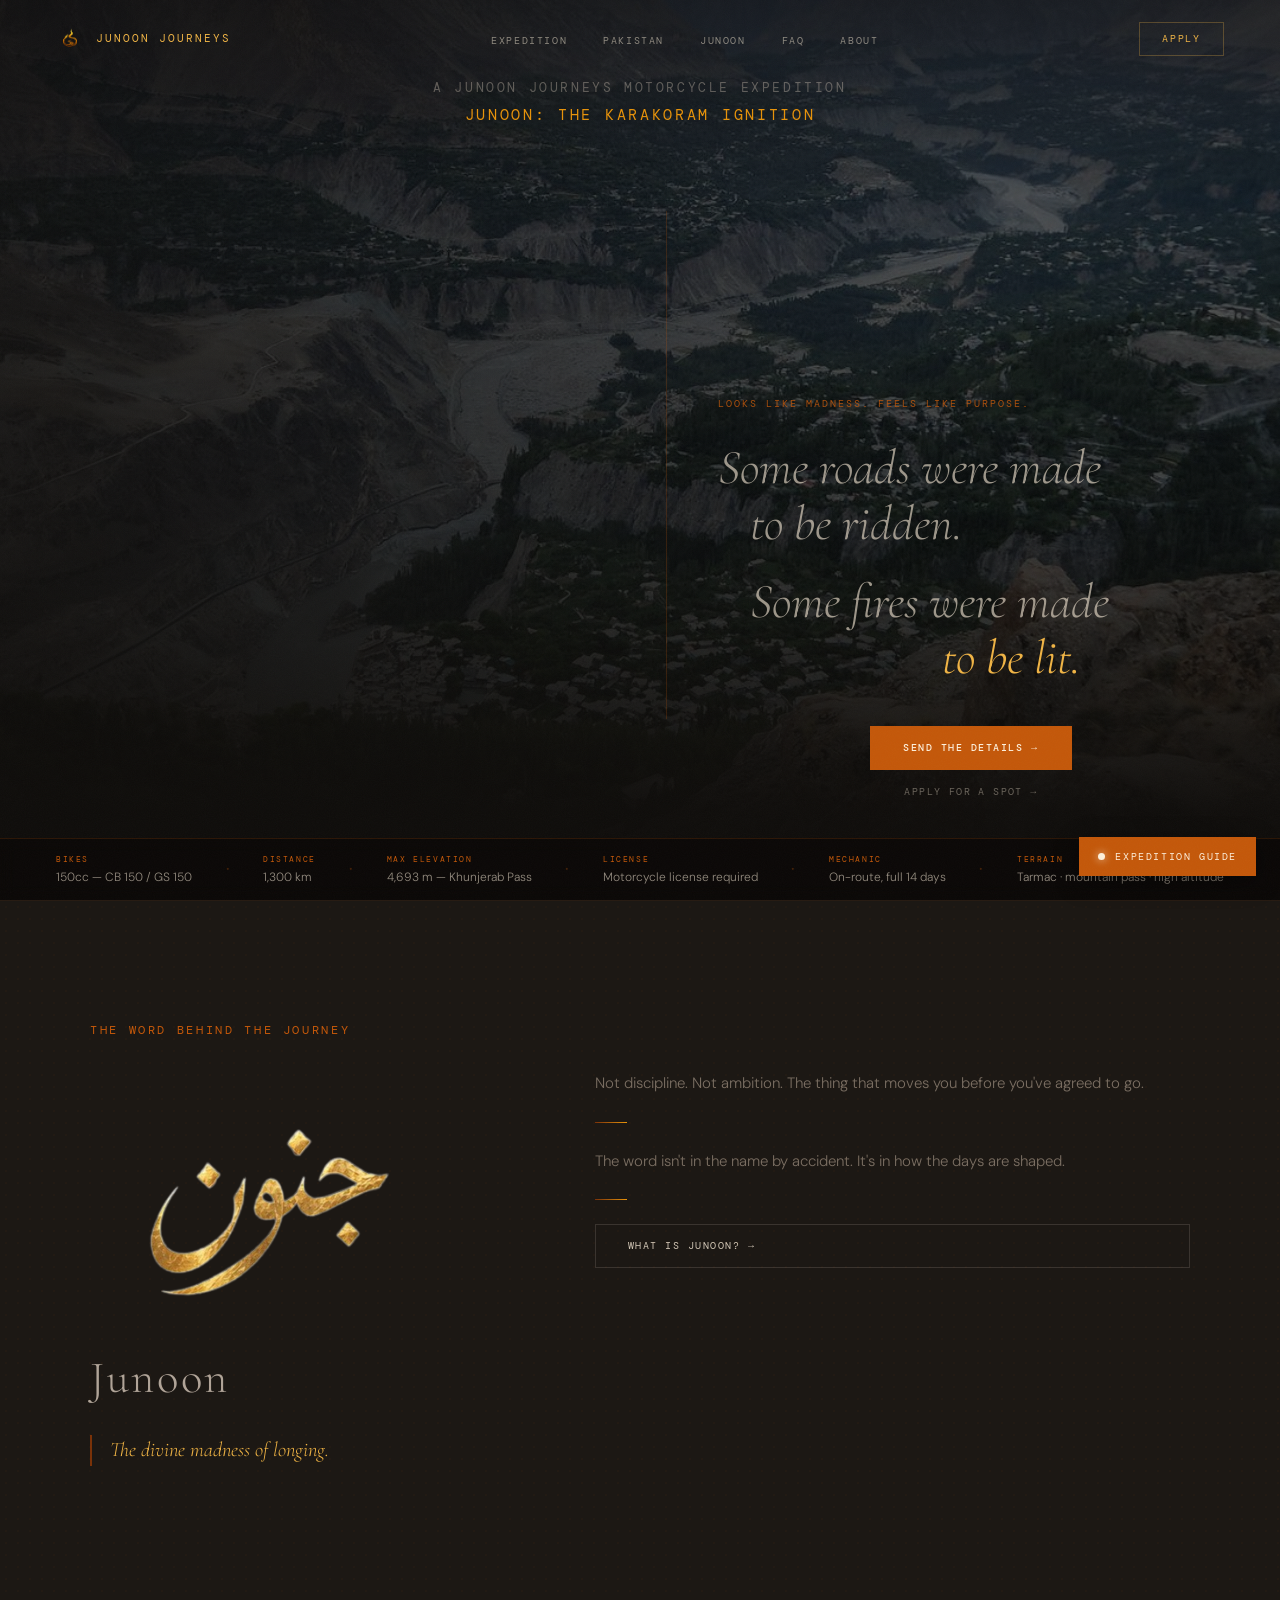
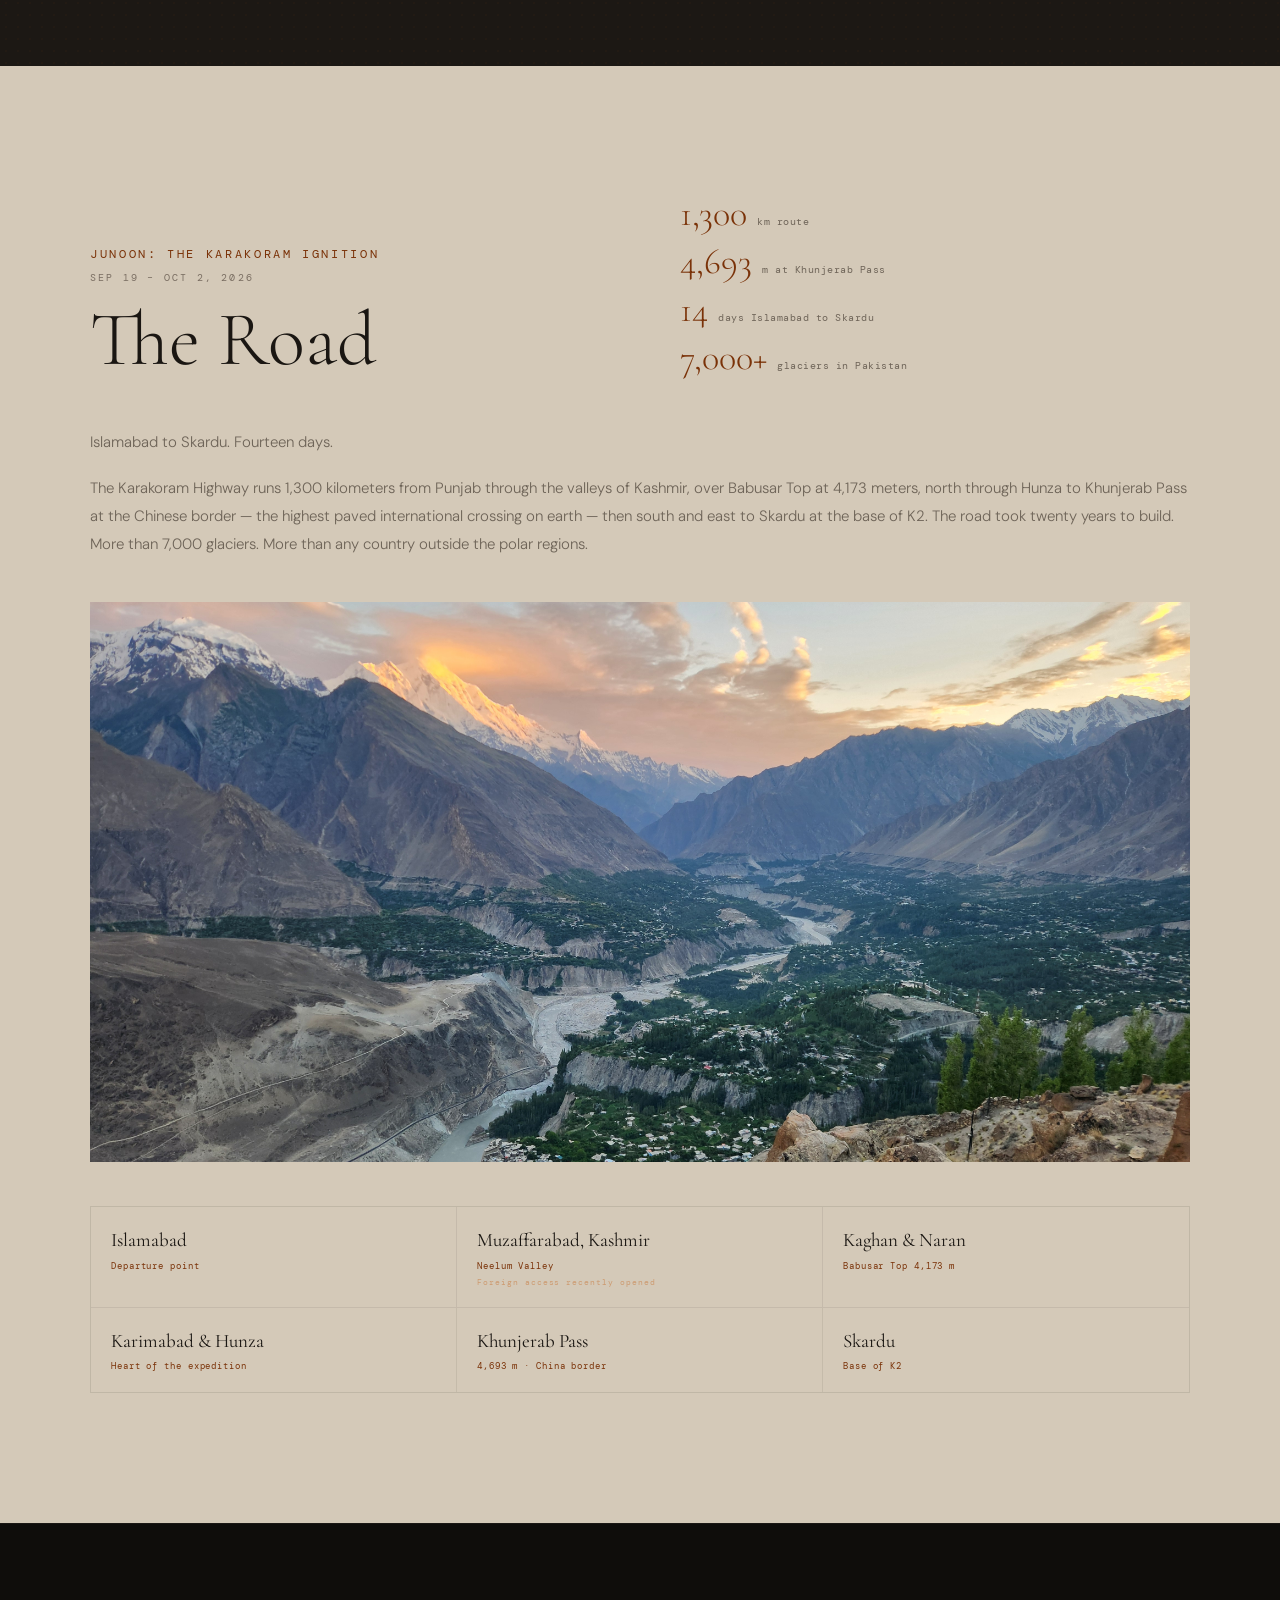
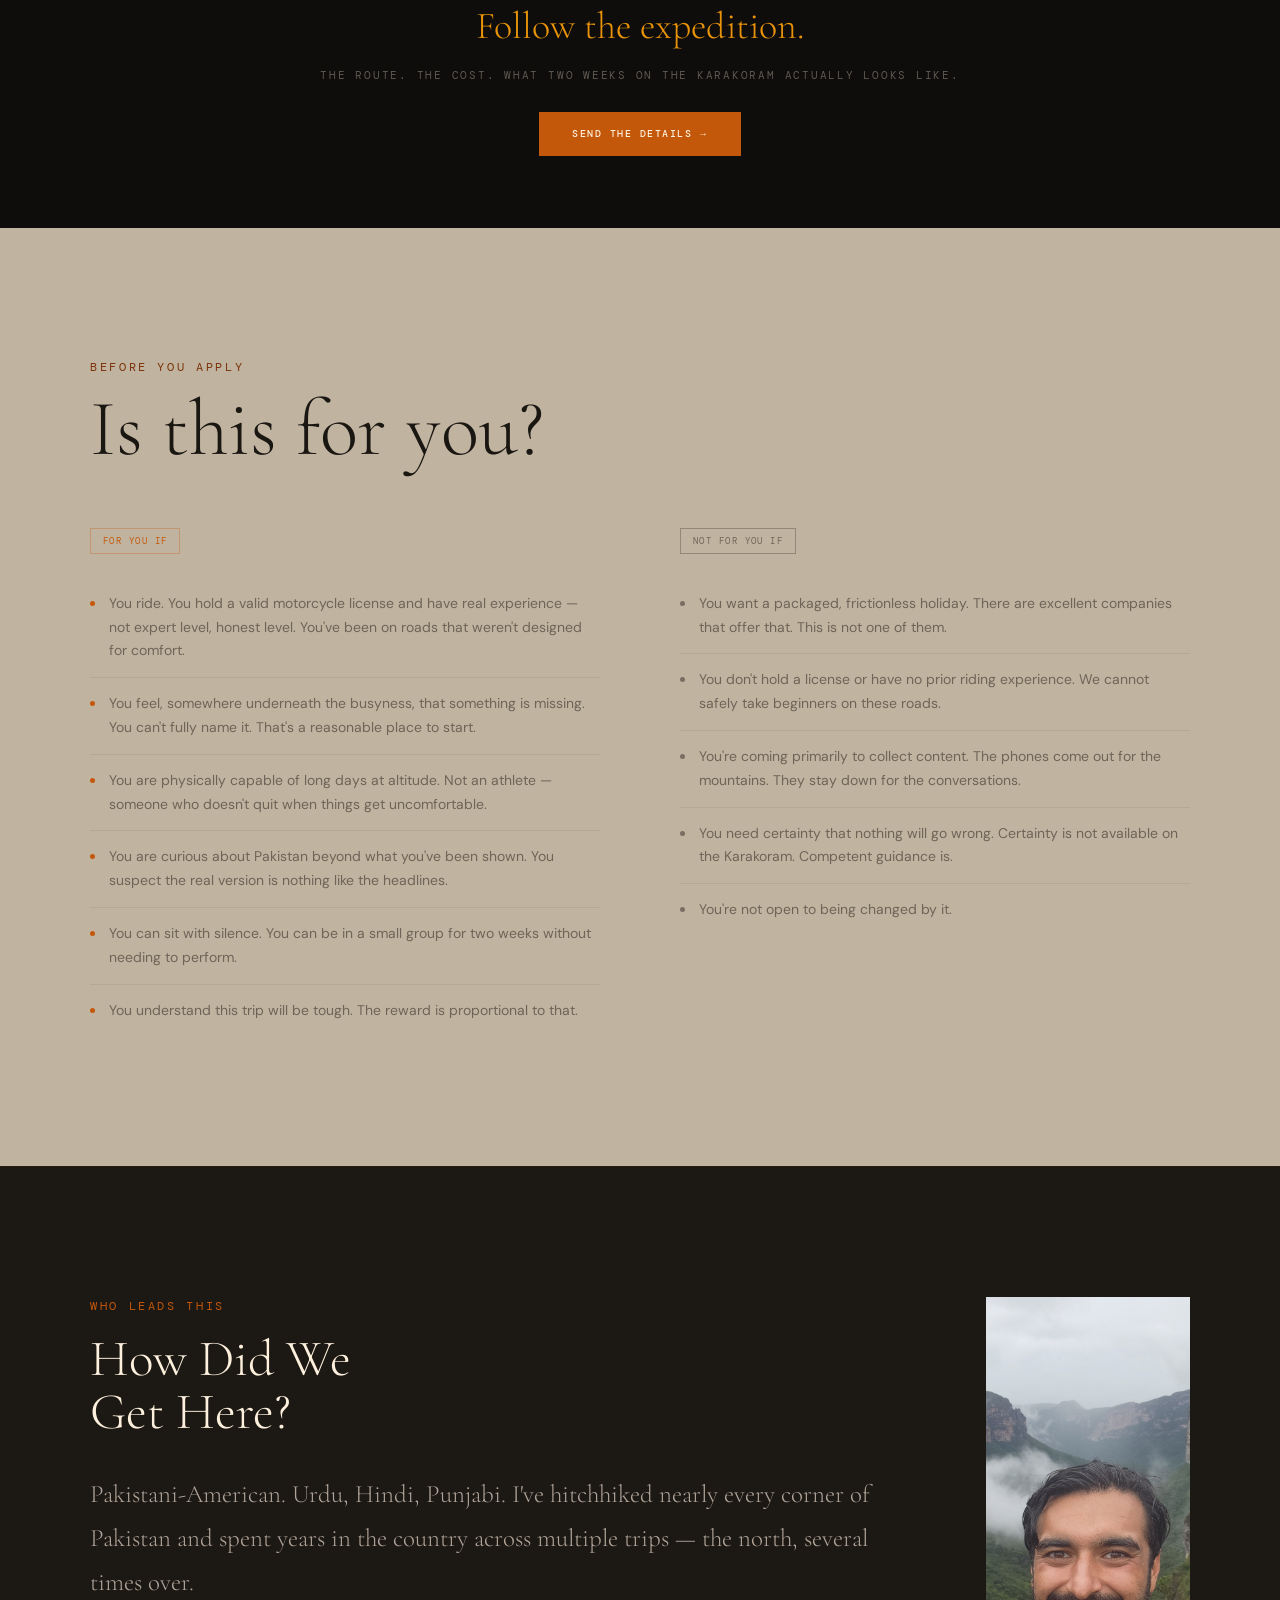
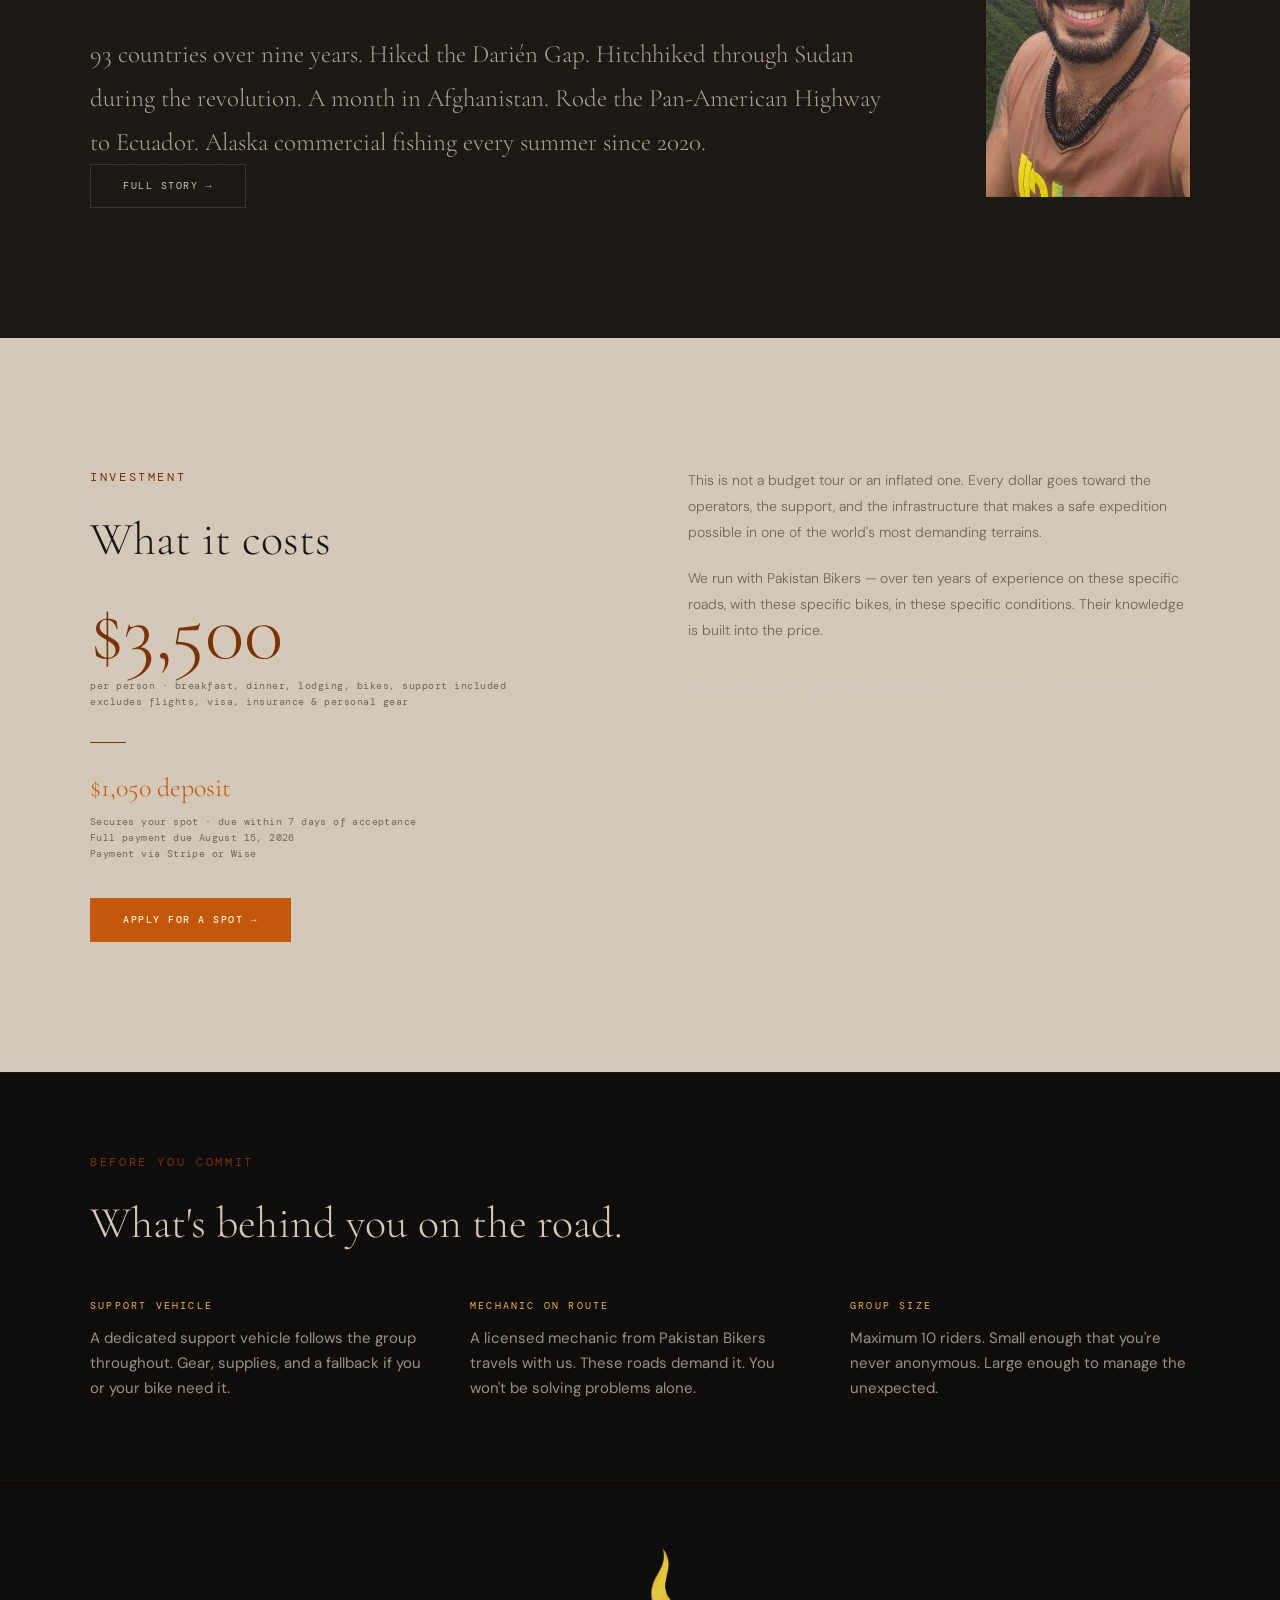
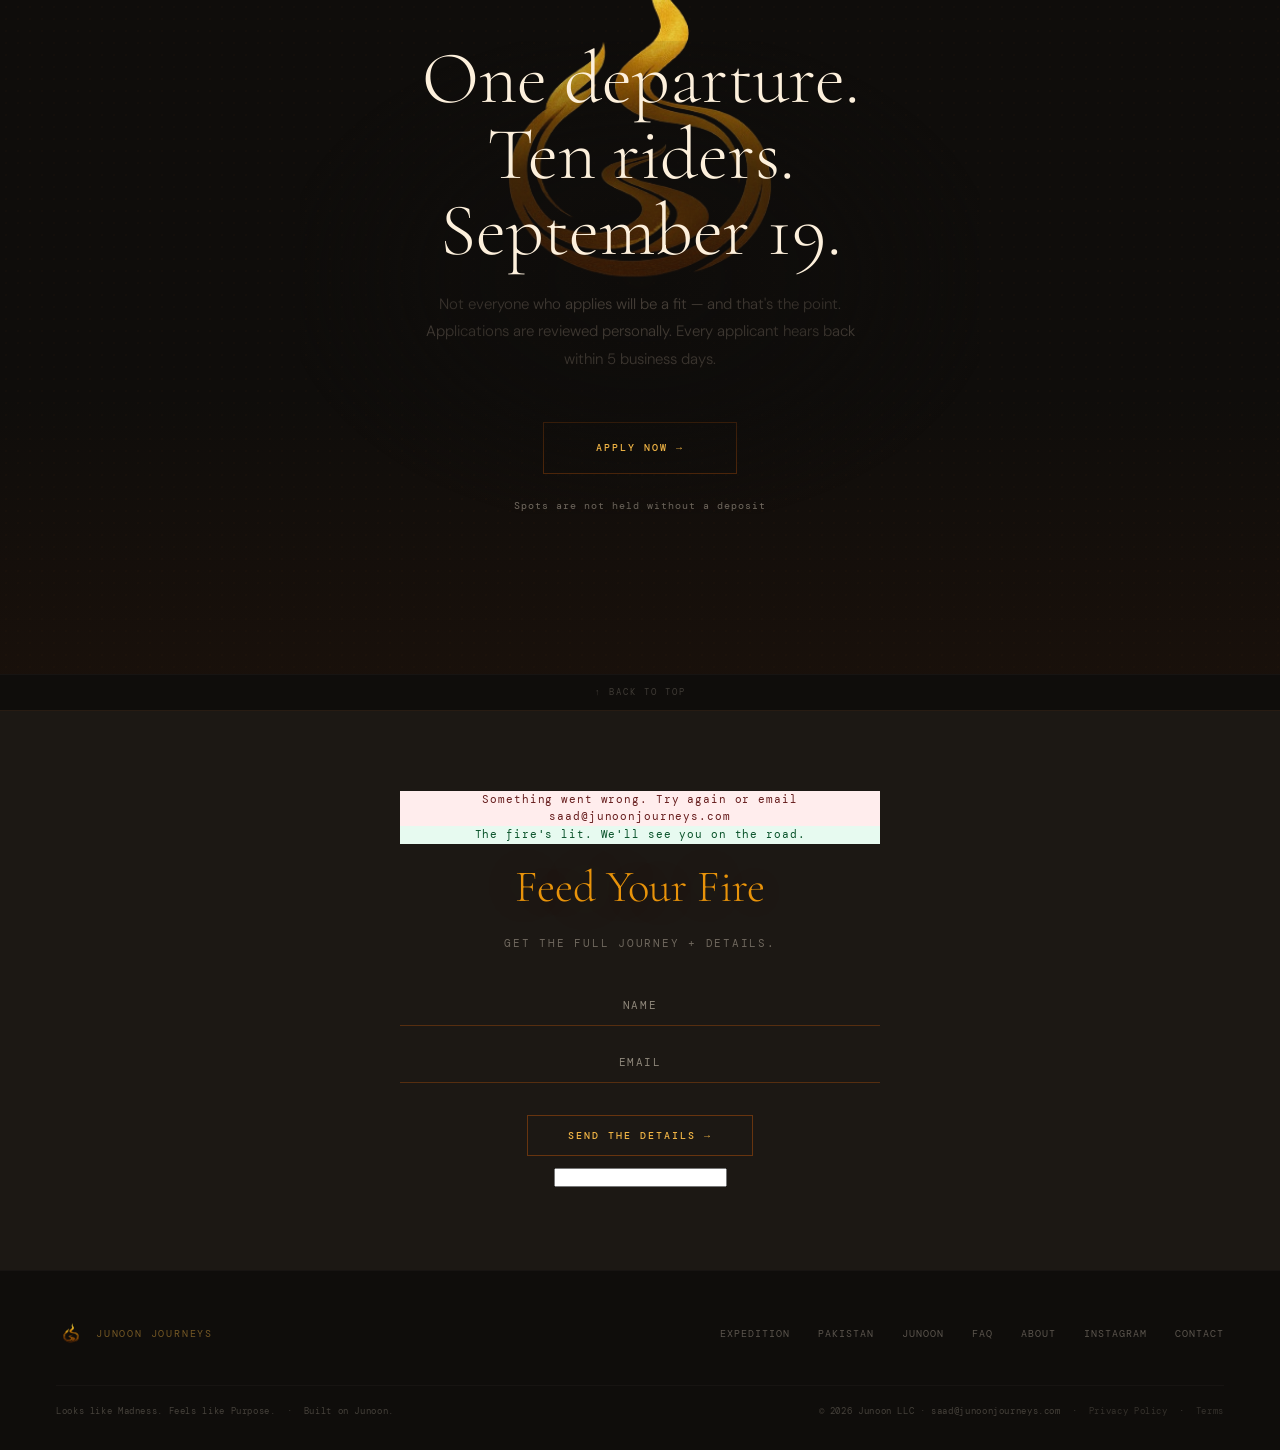
<file: index.html>
<!DOCTYPE html>
<html lang="en">
<head>
<!-- Google Tag Manager -->
<script>(function(w,d,s,l,i){w[l]=w[l]||[];w[l].push({'gtm.start':
new Date().getTime(),event:'gtm.js'});var f=d.getElementsByTagName(s)[0],
j=d.createElement(s),dl=l!='dataLayer'?'&l='+l:'';j.async=true;j.src=
'https://www.googletagmanager.com/gtm.js?id='+i+dl;f.parentNode.insertBefore(j,f);
})(window,document,'script','dataLayer','GTM-M2ZVZX8X');</script>
<!-- End Google Tag Manager -->
<meta charset="UTF-8">
<meta name="viewport" content="width=device-width, initial-scale=1.0">
<!-- Favicon -->
<link rel="icon" type="image/png" href="images/junoon-logo-icon.png">
<link rel="apple-touch-icon" href="images/junoon-logo-icon.png">
<title>Junoon Journeys — Motorcycle Expedition Through Pakistan</title>
<meta name="description" content="14 days by motorcycle. Islamabad to Skardu through the Karakoram Highway. September 19, 2026. Up to 10 riders. One departure.">
<link rel="canonical" href="https://www.junoonjourneys.com/">
<meta name="robots" content="index, follow">
<meta property="og:type" content="website">
<meta property="og:title" content="Junoon Journeys — Motorcycle Expedition Through Pakistan">
<meta property="og:description" content="A 14-day motorcycle expedition through the Karakoram Highway. Islamabad to Skardu. September 2026.">
<meta property="og:url" content="https://www.junoonjourneys.com/">
<meta property="og:image" content="https://www.junoonjourneys.com/images/route-hunza-lake.jpg">
<meta name="twitter:card" content="summary_large_image">
<meta name="twitter:title" content="Junoon Journeys — Motorcycle Expedition Through Pakistan">
<meta name="twitter:description" content="A 14-day motorcycle expedition through the Karakoram Highway. Islamabad to Skardu. September 2026.">
<meta name="twitter:image" content="https://www.junoonjourneys.com/images/route-hunza-lake.jpg">
<link rel="preconnect" href="https://fonts.googleapis.com">
<link href="https://fonts.googleapis.com/css2?family=Cormorant+Garamond:ital,wght@0,300;0,400;0,500;1,300;1,400;1,500&family=DM+Sans:wght@300;400;500&family=DM+Mono:wght@400;500&family=Noto+Nastaliq+Urdu:wght@400;700&display=swap" rel="stylesheet">
<link rel="stylesheet" href="css/style.css">
<link rel="stylesheet" href="css/chat-widget.css">
<style>
.page-end-nav{background:var(--char);padding:80px 56px;border-top:1px solid rgba(212,201,184,.04);display:flex;flex-direction:column;align-items:center;gap:20px}
.page-back-top{font-family:'DM Mono',monospace;font-size:9px;letter-spacing:.22em;text-transform:uppercase;color:rgba(212,201,184,.25);text-decoration:none;transition:color .2s;display:block}
.page-back-top:hover{color:var(--amber)}
.page-tick{font-size:13px;color:rgba(212,201,184,.15);display:block;text-align:center;margin-bottom:4px}
@media(max-width:960px){.page-end-nav{padding:60px 24px}}

/* Reality Anchor */
.anchor-sec{background:var(--char);padding:80px 56px;border-top:1px solid rgba(212,201,184,.06)}
.anchor-grid{display:grid;grid-template-columns:repeat(auto-fit,minmax(220px,1fr));gap:40px;margin-top:40px}
.anchor-item-label{font-family:'DM Mono',monospace;font-size:10px;letter-spacing:.22em;text-transform:uppercase;color:var(--amber);display:block;margin-bottom:12px}
.anchor-item-body{font-family:'DM Sans',sans-serif;font-size:15px;color:rgba(212,201,184,.7);line-height:1.65;margin:0}
@media(max-width:768px){.anchor-sec{padding:60px 24px}}

/* Mid-page email capture */
.email-mid-sec{background:var(--char);padding:72px 56px;border-top:1px solid rgba(212,201,184,.06);text-align:center}
@media(max-width:768px){.email-mid-sec{padding:56px 24px}}
/* ── Hero: right-side layout ── */
.hero-top {
  padding-top: 78px;
}
.hero-right {
  display: flex;
  flex-direction: column;
  align-items: flex-start;
  text-align: left;
  justify-content: flex-end;
  align-self: stretch;
  padding-left: 52px;
  position: relative;
}
.hero-right::before {
  content: '';
  position: absolute;
  left: 0;
  top: 50%;
  transform: translateY(-50%);
  width: 1px;
  height: 75%;
  background: rgba(196,88,10,.22);
}
.hero-madness {
  display: block;
  font-family: 'DM Mono', monospace;
  font-size: 10px;
  letter-spacing: 0.2em;
  text-transform: uppercase;
  color: var(--ember);
  opacity: 0.85;
  margin-bottom: 28px;
}
.hero-h1 {
  margin-bottom: 40px;
  width: 100%;
  font-family: 'Cormorant Garamond', serif;
  font-size: clamp(30px, 3.8vw, 56px);
  font-style: italic;
  font-weight: 300;
  line-height: 1.15;
}
.hero-l1 {
  display: block;
  color: rgba(212,201,184,.72);
}
.hero-l2 {
  display: block;
  color: rgba(212,201,184,.72);
  padding-left: 2rem;
  margin-bottom: 0.45em;
}
.hero-l3 {
  display: block;
  color: rgba(212,201,184,.72);
  padding-left: 2rem;
}
.hero-l4 {
  display: block;
  color: var(--amber);
  text-align: right;
  padding-right: 9rem;
}
.hero-video {
  object-position: center 60%;
}
.hero-ctas {
  display: flex;
  flex-direction: column;
  align-items: center;
  gap: 14px;
  width: 100%;
}

/* Spec bar — inside hero, absolute bottom */
.hero-spec-bar {
  position: absolute;
  bottom: 0;
  left: 0;
  right: 0;
  z-index: 3;
  display: flex;
  align-items: center;
  justify-content: space-between;
  padding: 14px 56px;
  background: rgba(10,8,6,.72);
  border-top: 1px solid rgba(196,88,10,.18);
  backdrop-filter: blur(8px);
  -webkit-backdrop-filter: blur(8px);
}
.hero-spec-item {
  display: flex;
  flex-direction: column;
  gap: 5px;
}
.hero-spec-lbl {
  font-family: 'DM Mono', monospace;
  font-size: 8px;
  letter-spacing: 0.2em;
  text-transform: uppercase;
  color: var(--ember);
}
.hero-spec-val {
  font-family: 'DM Sans', sans-serif;
  font-size: 12px;
  color: rgba(212,201,184,.68);
  font-weight: 300;
  line-height: 1.3;
}
.hero-spec-sep {
  color: rgba(196,88,10,.3);
  font-size: 18px;
  line-height: 1;
  align-self: center;
}
@media(max-width:960px) {
  .hero-spec-bar { display: none; }
}

/* ── Mobile Floating CTA Bar ── */
.mobile-cta-bar {
  display: none;
}
@media(max-width:960px) {
  .mobile-cta-bar {
    display: flex;
    position: fixed;
    bottom: 0;
    left: 0;
    right: 0;
    z-index: 999;
    background: rgba(10,8,6,0.94);
    border-top: 1px solid rgba(196,88,10,.28);
    backdrop-filter: blur(12px);
    -webkit-backdrop-filter: blur(12px);
    padding: 12px 16px;
    padding-bottom: calc(12px + env(safe-area-inset-bottom));
    gap: 10px;
    align-items: center;
  }
  .mobile-cta-details {
    flex: 1;
    text-align: center;
    font-family: 'DM Mono', monospace;
    font-size: 10px;
    letter-spacing: .18em;
    text-transform: uppercase;
    color: rgba(212,201,184,.6);
    text-decoration: none;
    padding: 11px 0;
    border: 1px solid rgba(212,201,184,.14);
    transition: color .2s, border-color .2s;
  }
  .mobile-cta-details:hover { color: var(--amber); border-color: rgba(196,88,10,.4); }
  .mobile-cta-apply {
    flex: 1.4;
    text-align: center;
    font-family: 'DM Mono', monospace;
    font-size: 10px;
    letter-spacing: .18em;
    text-transform: uppercase;
    color: var(--char);
    background: var(--amber);
    text-decoration: none;
    padding: 12px 0;
    transition: background .2s;
    font-weight: 500;
  }
  .mobile-cta-apply:hover { background: var(--flame); }
  /* Push footer content above the bar */
  body { padding-bottom: 68px; }
}
</style>
<!-- Brevo Form Styles -->
<style>
  #sib-container input:-ms-input-placeholder {
    font-family: 'DM Mono', monospace;
    color: rgba(212, 201, 184, 0.62);
  }
  #sib-container input::placeholder {
    font-family: 'DM Mono', monospace;
    color: rgba(212, 201, 184, 0.62);
  }
</style>
<link rel="stylesheet" href="https://sibforms.com/forms/end-form/build/sib-styles.css">
<!-- Meta Pixel Code -->
<script>
!function(f,b,e,v,n,t,s)
{if(f.fbq)return;n=f.fbq=function(){n.callMethod?
n.callMethod.apply(n,arguments):n.queue.push(arguments)};
if(!f._fbq)f._fbq=n;n.push=n;n.loaded=!0;n.version='2.0';
n.queue=[];t=b.createElement(e);t.async=!0;
t.src=v;s=b.getElementsByTagName(e)[0];
s.parentNode.insertBefore(t,s)}(window, document,'script',
'https://connect.facebook.net/en_US/fbevents.js');
fbq('init', '1973775053241480');
fbq('track', 'PageView');
</script>
<noscript><img height="1" width="1" style="display:none"
src="https://www.facebook.com/tr?id=1973775053241480&ev=PageView&noscript=1"
/></noscript>
<!-- End Meta Pixel Code -->
</head>
<body id="top">
<!-- Google Tag Manager (noscript) -->
<noscript><iframe src="https://www.googletagmanager.com/ns.html?id=GTM-M2ZVZX8X"
height="0" width="0" style="display:none;visibility:hidden"></iframe></noscript>
<!-- End Google Tag Manager (noscript) -->

<!-- NAV -->
<nav id="nav">
  <a href="index.html" class="nav-brand">
    <img class="nav-logo" src="images/junoon-logo-transparent-gold.png" alt="Junoon Journeys">
    <span class="nav-brand-text mono">Junoon Journeys</span>
  </a>
  <ul class="nav-links">
    <li><a href="expedition.html">Expedition</a></li>
    <li><a href="pakistan.html">Pakistan</a></li>
    <li><a href="junoon.html">Junoon</a></li>
    <li><a href="faq.html">FAQ</a></li>
    <li><a href="about.html">About</a></li>
  </ul>
  <a href="https://tally.so/r/xXNDY9" class="nav-apply" target="_blank" rel="noopener">Apply</a>

  <button class="nav-hamburger" id="navHamburger" aria-label="Open menu" aria-expanded="false">
    <span></span>
    <span></span>
    <span></span>
  </button>

  <div class="nav-mobile" id="navMobile">
    <ul class="nav-mobile-links">
      <li><a href="expedition.html">Expedition</a></li>
      <li><a href="pakistan.html">Pakistan</a></li>
      <li><a href="junoon.html">Junoon</a></li>
      <li><a href="faq.html">FAQ</a></li>
      <li><a href="about.html">About</a></li>
    </ul>
    <a href="https://tally.so/r/xXNDY9" class="nav-mobile-apply" target="_blank" rel="noopener">Apply →</a>
  </div>
</nav>

<!-- SECTION 1: HERO -->
<section class="hero">
  <video class="hero-video" autoplay muted loop playsinline poster="images/hero-poster.jpg">
    <source src="videos/hero.mp4" type="video/mp4">
  </video>
  <div class="hero-overlay"></div>
  <div class="embers" aria-hidden="true">
    <div class="e" style="width:3px;height:3px;left:20%;bottom:16%;background:#E8930A;--d:5.2s;--dl:0s;--x:-30px"></div>
    <div class="e" style="width:4px;height:4px;left:36%;bottom:10%;background:#F0B445;--d:4.1s;--dl:1.3s;--x:38px"></div>
    <div class="e" style="width:2px;height:2px;left:54%;bottom:20%;background:#C4580A;--d:6.3s;--dl:.6s;--x:-18px"></div>
    <div class="e" style="width:3px;height:3px;left:68%;bottom:13%;background:#E8930A;--d:4.9s;--dl:2.1s;--x:26px"></div>
    <div class="e" style="width:2px;height:2px;left:82%;bottom:18%;background:#F0B445;--d:5.7s;--dl:.8s;--x:-36px"></div>
    <div class="e" style="width:4px;height:4px;left:13%;bottom:26%;background:#FDF0DC;--d:3.7s;--dl:1.8s;--x:22px"></div>
  </div>
  <div class="hero-top">
    <span class="hero-company mono">A Junoon Journeys Motorcycle Expedition</span>
    <span class="hero-trip mono">Junoon: The Karakoram Ignition</span>
  </div>
  <div class="hero-bottom">
    <div></div>
    <div class="hero-right">
      <span class="hero-madness">Looks like Madness. Feels like Purpose.</span>
      <h1 class="hero-h1">
        <span class="hero-l1">Some roads were made</span>
        <span class="hero-l2">to be ridden.</span>
        <span class="hero-l3">Some fires were made</span>
        <span class="hero-l4">to be lit.</span>
      </h1>
      <div class="hero-ctas">
        <a href="#" class="btn-primary" data-modal="email">Send the Details →</a>
        <a href="https://tally.so/r/xXNDY9" target="_blank" rel="noopener" class="mono" style="font-size:10px;letter-spacing:.14em;text-transform:uppercase;color:rgba(212,201,184,.45);text-decoration:none;">Apply for a Spot →</a>
      </div>
    </div>
  </div>

  <!-- SPEC BAR — overlaid at bottom of hero -->
  <div class="hero-spec-bar">
    <div class="hero-spec-item">
      <span class="hero-spec-lbl">Bikes</span>
      <span class="hero-spec-val">150cc — CB 150 / GS 150</span>
    </div>
    <span class="hero-spec-sep">·</span>
    <div class="hero-spec-item">
      <span class="hero-spec-lbl">Distance</span>
      <span class="hero-spec-val">1,300 km</span>
    </div>
    <span class="hero-spec-sep">·</span>
    <div class="hero-spec-item">
      <span class="hero-spec-lbl">Max Elevation</span>
      <span class="hero-spec-val">4,693 m — Khunjerab Pass</span>
    </div>
    <span class="hero-spec-sep">·</span>
    <div class="hero-spec-item">
      <span class="hero-spec-lbl">License</span>
      <span class="hero-spec-val">Motorcycle license required</span>
    </div>
    <span class="hero-spec-sep">·</span>
    <div class="hero-spec-item">
      <span class="hero-spec-lbl">Mechanic</span>
      <span class="hero-spec-val">On-route, full 14 days</span>
    </div>
    <span class="hero-spec-sep">·</span>
    <div class="hero-spec-item">
      <span class="hero-spec-lbl">Terrain</span>
      <span class="hero-spec-val">Tarmac · mountain pass · high altitude</span>
    </div>
  </div>
</section>

<!-- SECTION 2: JUNOON (teaser) -->
<section class="junoon-sec" id="junoon">
  <div class="sec-inner">
    <div class="junoon-top-grid">
      <div class="junoon-identity">
        <span class="sec-label">The Word Behind the Journey</span>
        <img src="images/Junoon-transparent-desert-gold.png" alt="جنون" class="junoon-calli-main" aria-hidden="true">
        <span class="junoon-roman serif">Junoon</span>
        <div class="junoon-sufi-pull serif">The divine madness of longing.</div>
      </div>
      <div class="junoon-intro">
        <p class="junoon-p">Not discipline. Not ambition. The thing that moves you before you've agreed to go.</p>
        <div class="ember-rule"></div>
        <p class="junoon-p">The word isn't in the name by accident. It's in how the days are shaped.</p>
        <div class="ember-rule"></div>
        <a href="junoon.html" class="btn-secondary" style="display:inline-block;">What is Junoon? →</a>
      </div>
    </div>
  </div>
</section>

<!-- SECTION 3: THE ROAD -->
<section class="route-sec" id="route">
  <div class="sec-inner">
    <div class="route-top">
      <div>
        <span class="sec-label" style="color:var(--ember-deep); white-space:nowrap;">Junoon: The Karakoram Ignition</span>
        <span class="sec-label" style="color:var(--smoke); font-size:10px; margin-top:-10px; margin-bottom:18px;">Sep 19 – Oct 2, 2026</span>
        <h2 class="route-h2 serif">The Road</h2>
      </div>
      <div class="route-stats">
        <div class="rstat"><span class="rnum serif">1,300</span><span class="rlbl mono">km route</span></div>
        <div class="rstat"><span class="rnum serif">4,693</span><span class="rlbl mono">m at Khunjerab Pass</span></div>
        <div class="rstat"><span class="rnum serif">14</span><span class="rlbl mono">days Islamabad to Skardu</span></div>
        <div class="rstat"><span class="rnum serif">7,000+</span><span class="rlbl mono">glaciers in Pakistan</span></div>
      </div>
    </div>
    <div class="route-body">
      <p>Islamabad to Skardu. Fourteen days.</p>
      <p>The Karakoram Highway runs 1,300 kilometers from Punjab through the valleys of Kashmir, over Babusar Top at 4,173 meters, north through Hunza to Khunjerab Pass at the Chinese border — the highest paved international crossing on earth — then south and east to Skardu at the base of K2. The road took twenty years to build. More than 7,000 glaciers. More than any country outside the polar regions.</p>
    </div>
    <div class="route-photo-full">
      <img src="images/route-eagle-nest.jpg" alt="Hunza Valley at sunset — Karakoram Highway" class="route-photo-img">
    </div>
    <div class="highlights">
      <div class="hl"><div class="hl-name serif">Islamabad</div><div class="hl-sub mono">Departure point</div></div>
      <div class="hl"><div class="hl-name serif">Muzaffarabad, Kashmir</div><div class="hl-sub mono">Neelum Valley</div><span class="hl-new">Foreign access recently opened</span></div>
      <div class="hl"><div class="hl-name serif">Kaghan & Naran</div><div class="hl-sub mono">Babusar Top 4,173 m</div></div>
      <div class="hl"><div class="hl-name serif">Karimabad & Hunza</div><div class="hl-sub mono">Heart of the expedition</div></div>
      <div class="hl"><div class="hl-name serif">Khunjerab Pass</div><div class="hl-sub mono">4,693 m · China border</div></div>
      <div class="hl"><div class="hl-name serif">Skardu</div><div class="hl-sub mono">Base of K2</div></div>
    </div>
  </div>
</section>

<!-- SECTION 4: MID-PAGE EMAIL CAPTURE -->
<section class="email-mid-sec">
  <p class="serif" style="font-size:clamp(24px,3vw,38px); color:var(--flame); margin:0 0 10px; font-weight:300;">Follow the expedition.</p>
  <p class="mono" style="font-size:11px; letter-spacing:0.16em; text-transform:uppercase; color:rgba(212,201,184,.4); margin:0 0 28px;">The route. The cost. What two weeks on the Karakoram actually looks like.</p>
  <a href="#" class="btn-primary" data-modal="email">Send the Details →</a>
</section>

<!-- SECTION 5: IS THIS FOR YOU -->
<section class="who-sec" id="who">
  <div class="sec-inner">
    <span class="sec-label" style="color:var(--ember-deep)">Before You Apply</span>
    <h2 class="who-h2 serif">Is this for you?</h2>
    <div class="who-grid">
      <div>
        <div class="who-badge for mono">For you if</div>
        <div>
          <div class="who-item"><div class="who-dot f"></div><div class="who-text">You ride. You hold a valid motorcycle license and have real experience — not expert level, honest level. You've been on roads that weren't designed for comfort.</div></div>
          <div class="who-item"><div class="who-dot f"></div><div class="who-text">You feel, somewhere underneath the busyness, that something is missing. You can't fully name it. That's a reasonable place to start.</div></div>
          <div class="who-item"><div class="who-dot f"></div><div class="who-text">You are physically capable of long days at altitude. Not an athlete — someone who doesn't quit when things get uncomfortable.</div></div>
          <div class="who-item"><div class="who-dot f"></div><div class="who-text">You are curious about Pakistan beyond what you've been shown. You suspect the real version is nothing like the headlines.</div></div>
          <div class="who-item"><div class="who-dot f"></div><div class="who-text">You can sit with silence. You can be in a small group for two weeks without needing to perform.</div></div>
          <div class="who-item"><div class="who-dot f"></div><div class="who-text">You understand this trip will be tough. The reward is proportional to that.</div></div>
        </div>
      </div>
      <div>
        <div class="who-badge not mono">Not for you if</div>
        <div>
          <div class="who-item"><div class="who-dot n"></div><div class="who-text">You want a packaged, frictionless holiday. There are excellent companies that offer that. This is not one of them.</div></div>
          <div class="who-item"><div class="who-dot n"></div><div class="who-text">You don't hold a license or have no prior riding experience. We cannot safely take beginners on these roads.</div></div>
          <div class="who-item"><div class="who-dot n"></div><div class="who-text">You're coming primarily to collect content. The phones come out for the mountains. They stay down for the conversations.</div></div>
          <div class="who-item"><div class="who-dot n"></div><div class="who-text">You need certainty that nothing will go wrong. Certainty is not available on the Karakoram. Competent guidance is.</div></div>
          <div class="who-item"><div class="who-dot n"></div><div class="who-text">You're not open to being changed by it.</div></div>
        </div>
      </div>
    </div>
  </div>
</section>

<!-- SECTION 6: ABOUT SAAD (condensed) -->
<section class="about-sec" id="about">
  <div class="sec-inner about-grid">
    <div class="about-text">
      <span class="sec-label">Who Leads This</span>

      <h2 class="about-h2 serif">How Did We<br>Get Here?</h2>

      <div class="about-body">
        <p>Pakistani-American. Urdu, Hindi, Punjabi. I've hitchhiked nearly every corner of Pakistan and spent years in the country across multiple trips — the north, several times over.</p>

        <p>93 countries over nine years. Hiked the Darién Gap. Hitchhiked through Sudan during the revolution. A month in Afghanistan. Rode the Pan-American Highway to Ecuador. Alaska commercial fishing every summer since 2020.</p>
      </div>

      <a href="about.html" class="btn-secondary">Full Story →</a>
    </div>

    <div class="about-photo-col">
      <img src="images/saad-photo-2.jpg" alt="Saad Bashir — Junoon Journeys" class="about-photo">
    </div>
  </div>
</section>

<!-- SECTION 7: INVESTMENT -->
<section class="inv-sec" id="investment">
  <div class="sec-inner inv-grid">
    <div>
      <span class="sec-label" style="color:var(--ember-deep)">Investment</span>
      <h2 class="inv-h2 serif">What it costs</h2>
      <div class="inv-price serif">$3,500</div>
      <div class="inv-note mono">per person · breakfast, dinner, lodging, bikes, support included<br>excludes flights, visa, insurance & personal gear</div>
      <div class="inv-div"></div>
      <div class="inv-dep serif">$1,050 deposit</div>
      <div class="inv-dep-note mono">Secures your spot · due within 7 days of acceptance<br>Full payment due August 15, 2026<br>Payment via Stripe or Wise</div>
      <a href="https://tally.so/r/xXNDY9" class="btn-primary" style="display:inline-block;margin-top:8px" target="_blank" rel="noopener">Apply for a Spot →</a>
    </div>
    <div>
      <p class="inv-body">This is not a budget tour or an inflated one. Every dollar goes toward the operators, the support, and the infrastructure that makes a safe expedition possible in one of the world's most demanding terrains.</p>
      <p class="inv-body">We run with Pakistan Bikers — over ten years of experience on these specific roads, with these specific bikes, in these specific conditions. Their knowledge is built into the price.</p>
      <p class="inv-body" style="color:rgba(212,201,184,.42);font-size:13px;">Maximum 10 riders. Full cancellation terms and participant agreement provided upon acceptance. Travel insurance required.</p>
    </div>
  </div>
</section>

<!-- SECTION 8: REALITY ANCHOR -->
<section class="anchor-sec" id="support">
  <div class="sec-inner">
    <span class="sec-label" style="color:var(--ember-deep)">Before You Commit</span>
    <h2 class="serif" style="font-size:clamp(28px,3.5vw,44px); color:var(--parchment); margin:12px 0 0; font-weight:300;">What's behind you on the road.</h2>
    <div class="anchor-grid">
      <div>
        <span class="anchor-item-label">Support Vehicle</span>
        <p class="anchor-item-body">A dedicated support vehicle follows the group throughout. Gear, supplies, and a fallback if you or your bike need it.</p>
      </div>
      <div>
        <span class="anchor-item-label">Mechanic On Route</span>
        <p class="anchor-item-body">A licensed mechanic from Pakistan Bikers travels with us. These roads demand it. You won't be solving problems alone.</p>
      </div>
      <div>
        <span class="anchor-item-label">Group Size</span>
        <p class="anchor-item-body">Maximum 10 riders. Small enough that you're never anonymous. Large enough to manage the unexpected.</p>
      </div>
    </div>
  </div>
</section>

<!-- SECTION 9: APPLY CTA -->
<section class="apply-sec" id="apply">
  <div class="apply-inner">
    <img src="images/junoon-logo-transparent-gold.png" alt="" class="apply-bg-urdu" aria-hidden="true">
    <h2 class="apply-h2 serif">One departure.<br>Ten riders.<br>September 19.</h2>
    <p class="apply-sub">Not everyone who applies will be a fit — and that's the point. Applications are reviewed personally. Every applicant hears back within 5 business days.</p>
    <a href="https://tally.so/r/xXNDY9" class="btn-apply" target="_blank" rel="noopener"><span>Apply Now →</span></a>
    <p class="apply-fine">Spots are not held without a deposit</p>
  </div>
</section>

<div class="page-end-nav" style="padding:10px 56px;">
  <a href="#top" class="page-back-top">↑ Back to Top</a>
</div>

<!-- SECTION 10: FINAL EMAIL CAPTURE -->
<section class="email-sec">
  <div class="email-sec-inner">
    <div class="sib-form">
      <div id="sib-form-container" class="sib-form-container">
        <div id="error-message" class="sib-form-message-panel" style="font-size:13px; text-align:center; font-family:'DM Mono',monospace; color:#661d1d; background-color:#ffeded; border-radius:0; border-color:#ff4949; max-width:100%;">
          <div class="sib-form-message-panel__text sib-form-message-panel__text--center">
            <span class="sib-form-message-panel__inner-text">Something went wrong. Try again or email saad@junoonjourneys.com</span>
          </div>
        </div>
        <div id="success-message" class="sib-form-message-panel" style="font-size:13px; text-align:center; font-family:'DM Mono',monospace; color:#085229; background-color:#e7faf0; border-radius:0; border-color:#13ce66; max-width:100%;">
          <div class="sib-form-message-panel__text sib-form-message-panel__text--center">
            <span class="sib-form-message-panel__inner-text">The fire's lit. We'll see you on the road.</span>
          </div>
        </div>
        <div id="sib-container" class="sib-container--medium sib-container--vertical">
          <form id="sib-form" method="POST" action="https://1a97d748.sibforms.com/serve/[base64]" data-type="subscription">
            <div style="padding: 8px 0;">
              <div class="sib-form-block">
                <p style="font-size:clamp(28px,3.5vw,46px); font-family:'Cormorant Garamond',serif; font-weight:300; color:var(--flame); background:transparent; text-align:center; margin:0; text-shadow:0 0 60px rgba(232,147,10,.3);">Feed Your Fire</p>
              </div>
            </div>
            <div style="padding: 4px 0 24px;">
              <div class="sib-form-block">
                <p style="font-size:11px; font-family:'DM Mono',monospace; letter-spacing:0.16em; text-transform:uppercase; color:rgba(212,201,184,.45); background:transparent; text-align:center; margin:0;">Get the full journey + details.</p>
              </div>
            </div>
            <div style="padding: 8px 0;">
              <div class="sib-input sib-form-block">
                <div class="form__entry entry_block">
                  <div class="form__label-row">
                    <div class="entry__field">
                      <input class="input" maxlength="200" type="text" id="FIRSTNAME" name="FIRSTNAME" autocomplete="off" placeholder="Name" data-required="true" required />
                    </div>
                  </div>
                  <label class="entry__error entry__error--primary" style="font-size:12px; font-family:'DM Mono',monospace; color:#661d1d; background-color:#ffeded; border-radius:0; border-color:#ff4949;"></label>
                </div>
              </div>
            </div>
            <div style="padding: 8px 0;">
              <div class="sib-input sib-form-block">
                <div class="form__entry entry_block">
                  <div class="form__label-row">
                    <div class="entry__field">
                      <input class="input" type="text" id="EMAIL" name="EMAIL" autocomplete="off" placeholder="Email" data-required="true" required />
                    </div>
                  </div>
                  <label class="entry__error entry__error--primary" style="font-size:12px; font-family:'DM Mono',monospace; color:#661d1d; background-color:#ffeded; border-radius:0; border-color:#ff4949;"></label>
                </div>
              </div>
            </div>
            <div style="padding: 16px 0 8px;">
              <div class="sib-form-block" style="text-align:center;">
                <button class="sib-form-block__button sib-form-block__button-with-loader" form="sib-form" type="submit">
                  <svg class="icon clickable__icon progress-indicator__icon sib-hide-loader-icon" viewBox="0 0 512 512">
                    <path d="M460.116 373.846l-20.823-12.022c-5.541-3.199-7.54-10.159-4.663-15.874 30.137-59.886 28.343-131.652-5.386-189.946-33.641-58.394-94.896-95.833-161.827-99.676C261.028 55.961 256 50.751 256 44.352V20.309c0-6.904 5.808-12.337 12.703-11.982 83.556 4.306 160.163 50.864 202.11 123.677 42.063 72.696 44.079 162.316 6.031 236.832-3.14 6.148-10.75 8.461-16.728 5.01z" />
                  </svg>
                  Send the Details →
                </button>
              </div>
            </div>
            <input type="text" name="email_address_check" value="" class="input--hidden">
            <input type="hidden" name="locale" value="en">
          </form>
        </div>
      </div>
    </div>
  </div>
</section>

<!-- FOOTER -->
<footer>
  <div class="foot-top">
    <a href="index.html" class="foot-brand">
      <img class="foot-logo" src="images/junoon-logo-transparent-gold.png" alt="Junoon Journeys">
      <span class="foot-brand-text">Junoon Journeys</span>
    </a>
    <div class="foot-links">
      <a href="expedition.html">Expedition</a>
      <a href="pakistan.html">Pakistan</a>
      <a href="junoon.html">Junoon</a>
      <a href="faq.html">FAQ</a>
      <a href="about.html">About</a>
      <a href="https://instagram.com/junoonjourneys" target="_blank" rel="noopener">Instagram</a>
      <a href="mailto:saad@junoonjourneys.com">Contact</a>
    </div>
  </div>
  <div class="foot-bottom">
    <span class="foot-copy mono">Looks like Madness. Feels like Purpose. &nbsp;·&nbsp; Built on Junoon.</span>
    <span class="foot-copy mono">© 2026 Junoon LLC · saad@junoonjourneys.com &nbsp;·&nbsp; <a href="privacy.html" style="color:inherit;text-decoration:none;opacity:.7;">Privacy Policy</a> &nbsp;·&nbsp; <a href="terms.html" style="color:inherit;text-decoration:none;opacity:.7;">Terms</a></span>
  </div>
</footer>

<!-- EMAIL MODAL -->
<div id="emailModal" class="modal-overlay" aria-hidden="true" role="dialog" aria-modal="true" aria-label="Stay in the loop">
  <div class="modal-box">
    <button class="modal-close" id="modalClose" aria-label="Close">✕</button>
    <p class="modal-heading">Feed Your Fire</p>
    <span class="modal-sub">Expedition updates, stories, and first access.</span>
    <form id="modal-form" method="POST" action="https://1a97d748.sibforms.com/serve/[base64]" data-type="subscription">
      <input class="modal-input" type="text" name="FIRSTNAME" placeholder="Name" required autocomplete="off">
      <input class="modal-input" type="email" name="EMAIL" placeholder="Email" required autocomplete="off">
      <button class="modal-submit" type="submit">Send the Details →</button>
      <input type="text" name="email_address_check" value="" style="display:none">
      <input type="hidden" name="locale" value="en">
    </form>
    <p class="modal-success" id="modalSuccess">The fire's lit. We'll see you on the road.</p>
  </div>
</div>

<!-- MOBILE FLOATING CTA BAR -->
<div class="mobile-cta-bar" aria-label="Quick actions">
  <a href="#" class="mobile-cta-details" data-modal="email">Send Details</a>
  <a href="https://tally.so/r/xXNDY9" class="mobile-cta-apply" target="_blank" rel="noopener">Apply →</a>
</div>

<script src="js/script.js"></script>
<script src="js/chat-widget.js"></script>

<!-- Brevo Form Script -->
<script>
  window.REQUIRED_CODE_ERROR_MESSAGE = 'Please choose a country code';
  window.LOCALE = 'en';
  window.EMAIL_INVALID_MESSAGE = "That doesn't look like a valid email. Try again.";
  window.REQUIRED_ERROR_MESSAGE = "Drop your info in first.";
  window.GENERIC_INVALID_MESSAGE = "That doesn't look right. Try again.";
  window.translation = {
    common: {
      selectedList: '{quantity} list selected',
      selectedLists: '{quantity} lists selected',
      selectedOption: '{quantity} selected',
      selectedOptions: '{quantity} selected',
    }
  };
  var AUTOHIDE = Boolean(0);
</script>
<script defer src="https://sibforms.com/forms/end-form/build/main.js"></script>
<script>
(function () {
  var modal = document.getElementById('emailModal');
  var closeBtn = document.getElementById('modalClose');
  var form = document.getElementById('modal-form');
  var successMsg = document.getElementById('modalSuccess');
  function openModal(e) { if (e) e.preventDefault(); modal.classList.add('open'); modal.setAttribute('aria-hidden','false'); document.body.style.overflow='hidden'; }
  function closeModal() { modal.classList.remove('open'); modal.setAttribute('aria-hidden','true'); document.body.style.overflow=''; }
  document.querySelectorAll('[data-modal="email"]').forEach(function(el){ el.addEventListener('click', openModal); });
  closeBtn.addEventListener('click', closeModal);
  modal.addEventListener('click', function(e){ if(e.target===modal) closeModal(); });
  document.addEventListener('keydown', function(e){ if(e.key==='Escape') closeModal(); });
  if (form) { form.addEventListener('submit', function(e){ e.preventDefault(); fetch(form.action,{method:'POST',body:new FormData(form)}).then(function(){ form.style.display='none'; successMsg.style.display='block'; }).catch(function(){ }); }); }
})();
</script>
</body>
</html>
</file>
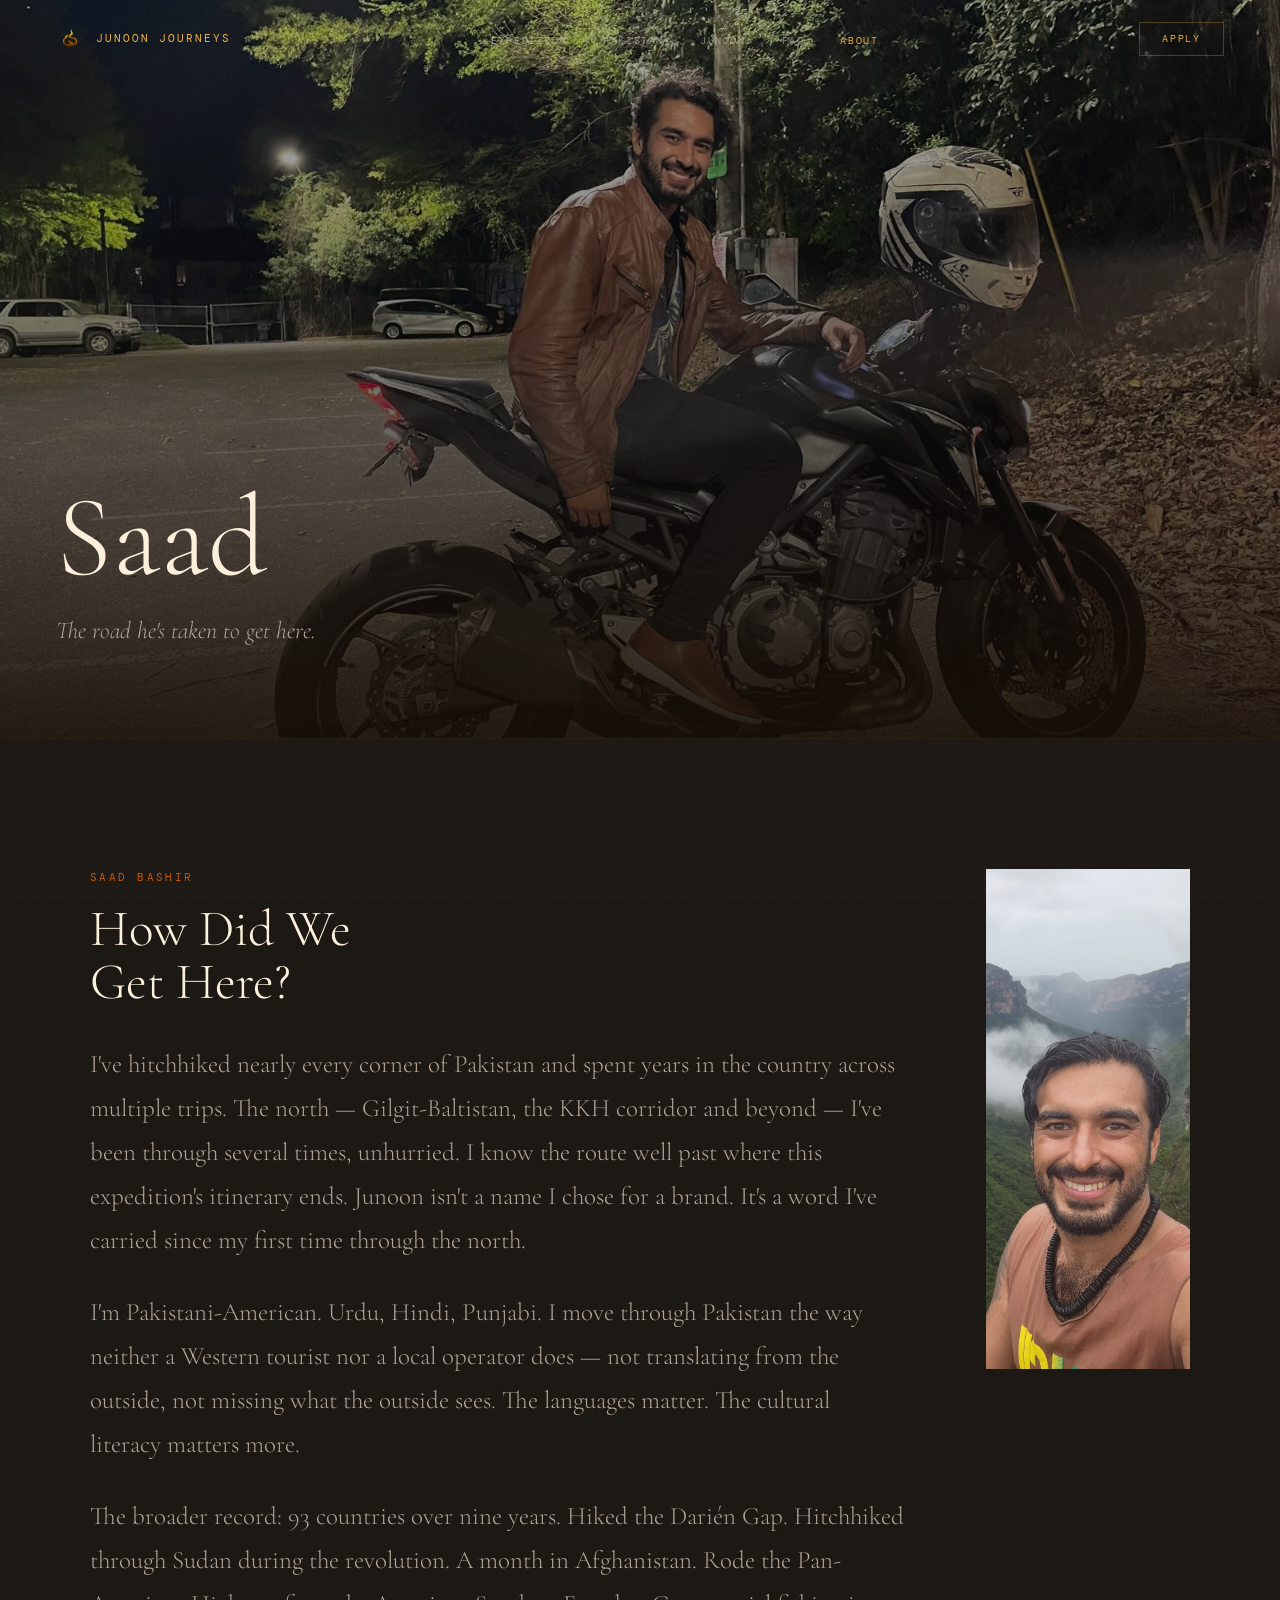
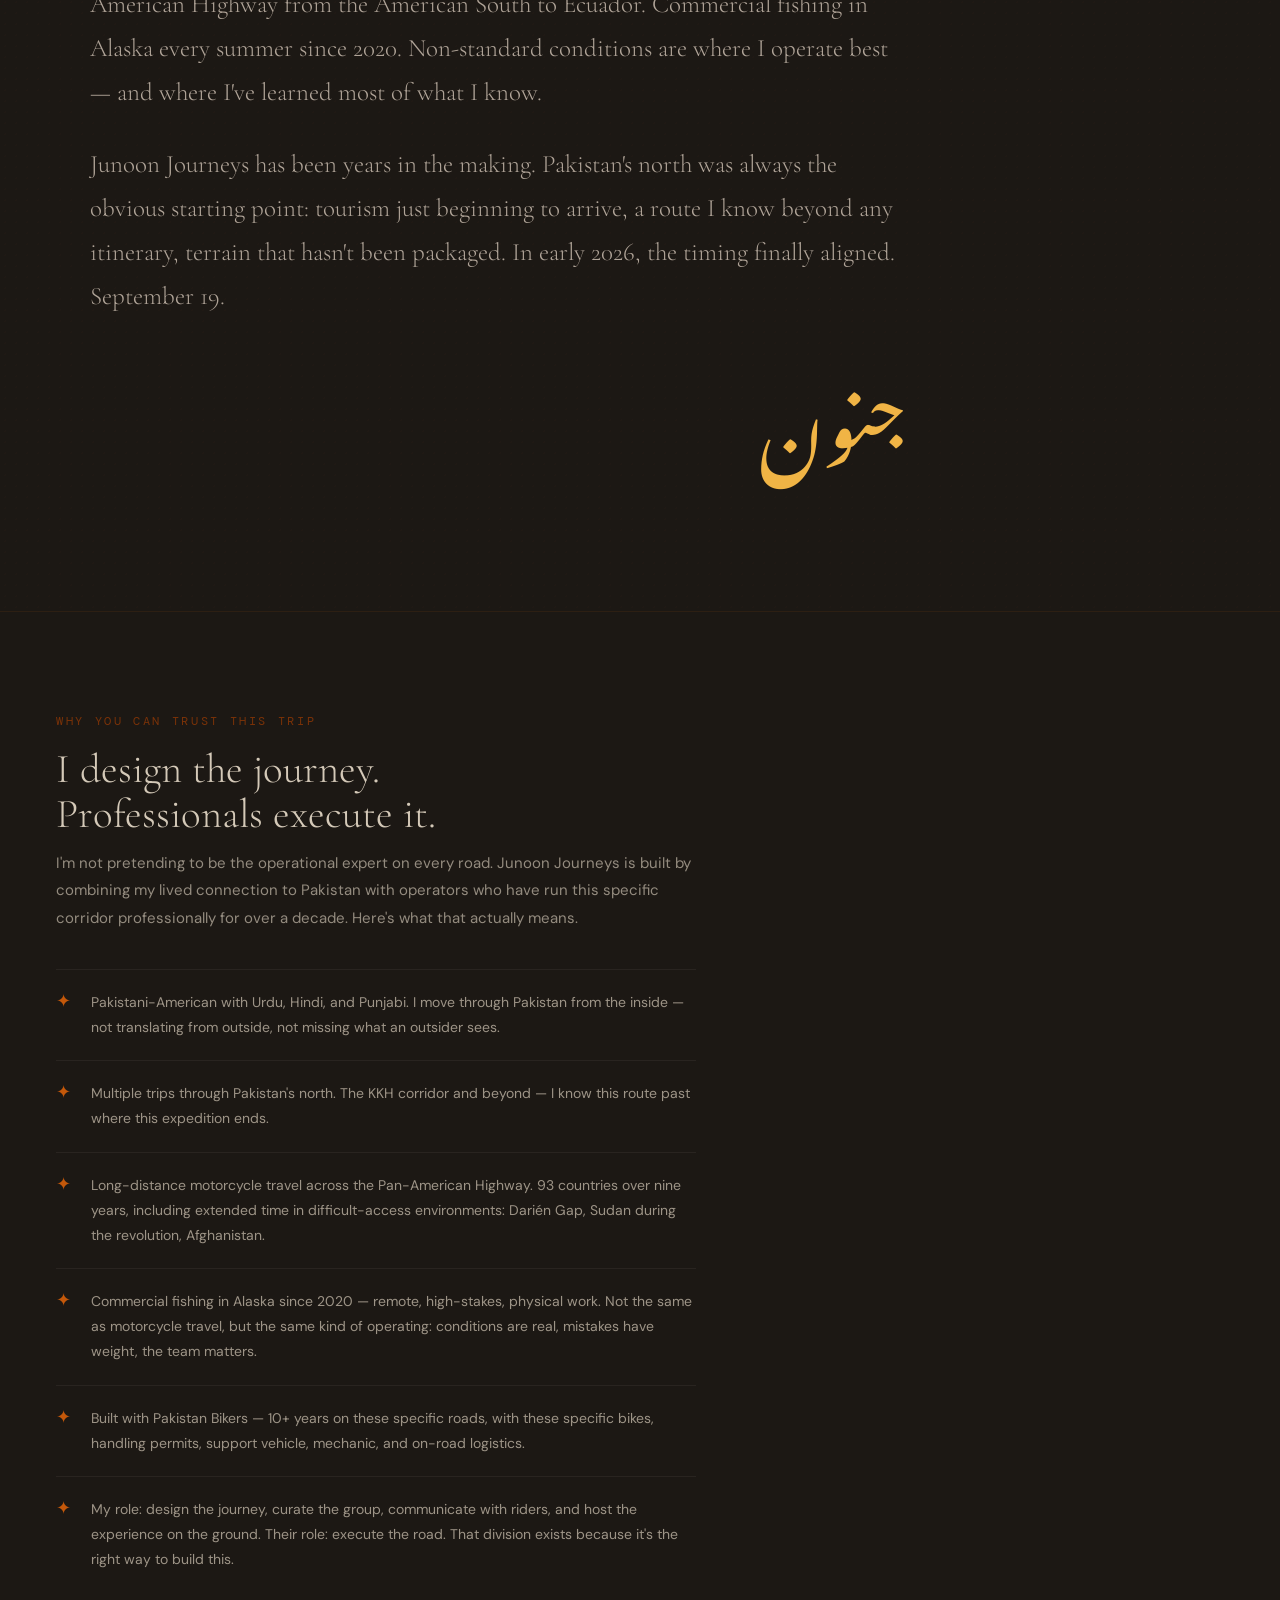
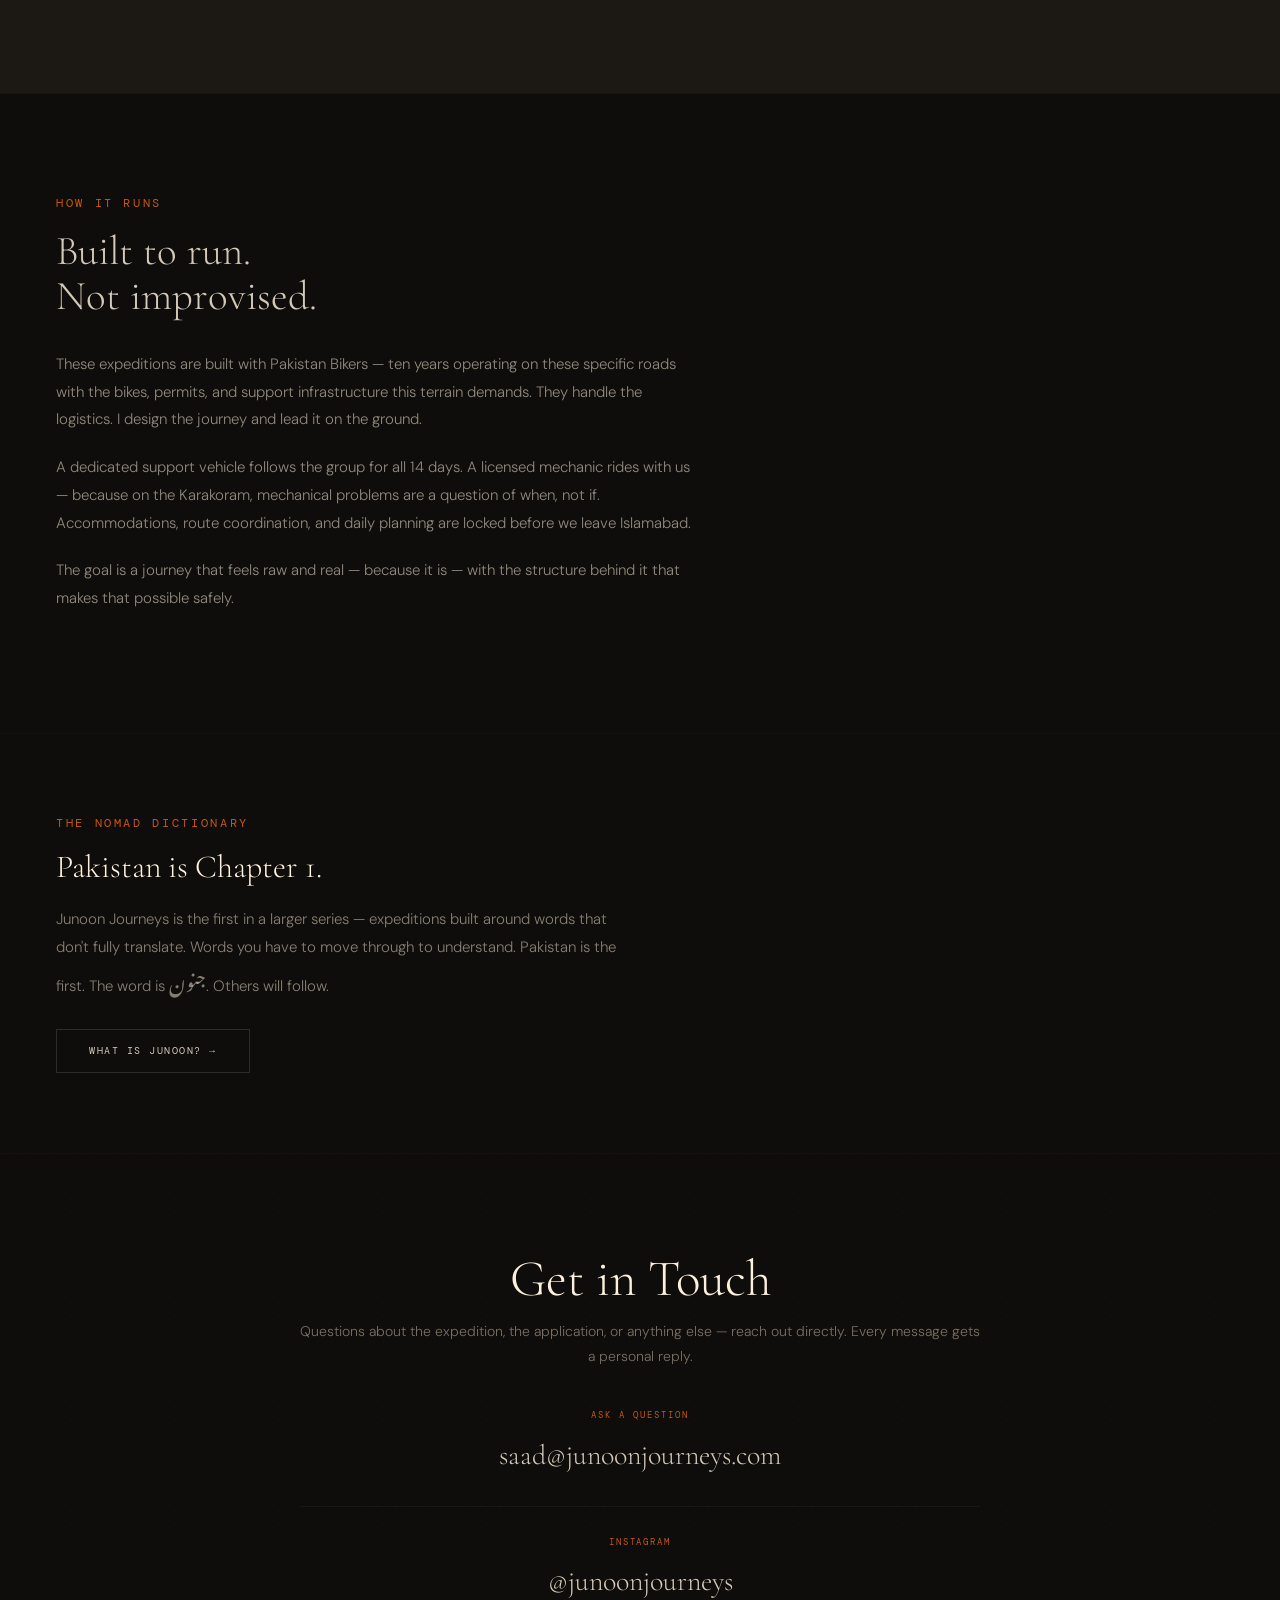
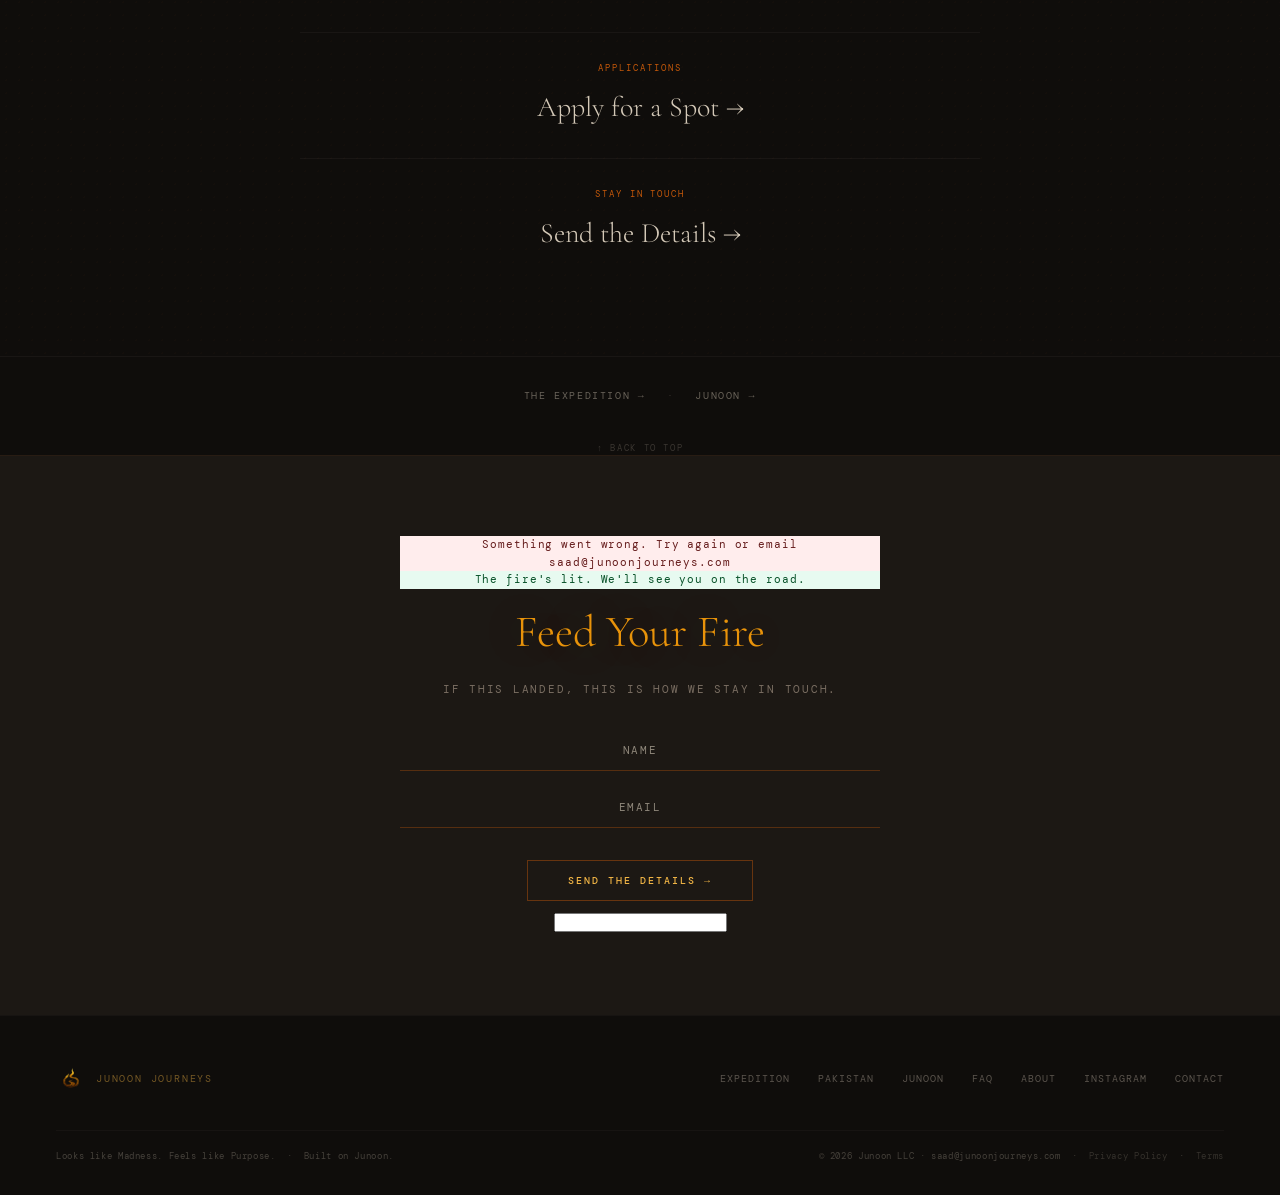
<file: about.html>
<!DOCTYPE html>
<html lang="en">
<head>
<!-- Google Tag Manager -->
<script>(function(w,d,s,l,i){w[l]=w[l]||[];w[l].push({'gtm.start':
new Date().getTime(),event:'gtm.js'});var f=d.getElementsByTagName(s)[0],
j=d.createElement(s),dl=l!='dataLayer'?'&l='+l:'';j.async=true;j.src=
'https://www.googletagmanager.com/gtm.js?id='+i+dl;f.parentNode.insertBefore(j,f);
})(window,document,'script','dataLayer','GTM-M2ZVZX8X');</script>
<!-- End Google Tag Manager -->
<meta charset="UTF-8">
<meta name="viewport" content="width=device-width, initial-scale=1.0">
<!-- Favicon -->
<link rel="icon" type="image/png" href="images/junoon-logo-icon.png">
<link rel="apple-touch-icon" href="images/junoon-logo-icon.png">
<title>About — Junoon Journeys</title>
<meta name="description" content="Saad Bashir. Pakistani-American. The road that led here.">
<link rel="canonical" href="https://www.junoonjourneys.com/about">
<meta name="robots" content="index, follow">
<meta property="og:type" content="website">
<meta property="og:title" content="About — Junoon Journeys">
<meta property="og:description" content="Who leads this. Saad Bashir — the road he took to get here.">
<meta property="og:url" content="https://www.junoonjourneys.com/about">
<meta property="og:image" content="https://www.junoonjourneys.com/images/route-hunza-lake.jpg">
<meta name="twitter:card" content="summary_large_image">
<meta name="twitter:title" content="About — Junoon Journeys">
<meta name="twitter:description" content="Who leads this. Saad Bashir — the road he took to get here.">
<meta name="twitter:image" content="https://www.junoonjourneys.com/images/route-hunza-lake.jpg">
<link rel="preconnect" href="https://fonts.googleapis.com">
<link href="https://fonts.googleapis.com/css2?family=Cormorant+Garamond:ital,wght@0,300;0,400;0,500;1,300;1,400;1,500&family=DM+Sans:wght@300;400;500&family=DM+Mono:wght@400;500&family=Noto+Nastaliq+Urdu:wght@400;700&display=swap" rel="stylesheet">
<link rel="stylesheet" href="css/style.css">
<style>
/* ── about.html page-specific styles ── */

.page-hero {
  min-height: 82vh;
  max-height: 82vh;
  display: flex;
  flex-direction: column;
  justify-content: flex-end;
  padding: 0 56px 88px;
  position: relative;
  overflow: hidden;
  background: var(--char);
}
.page-hero-img {
  position: absolute;
  inset: 0;
  width: 100%;
  height: 100%;
  object-fit: cover;
  object-position: center 30%;
  z-index: 0;
}
.page-hero::before {
  content: '';
  position: absolute;
  inset: 0;
  background: linear-gradient(to top, rgba(10,8,6,.92) 0%, rgba(10,8,6,.55) 50%, rgba(10,8,6,.3) 100%);
  z-index: 1;
  pointer-events: none;
}
.page-hero::after {
  content: '';
  position: absolute;
  bottom: 0;
  left: 0;
  right: 0;
  height: 40%;
  background: linear-gradient(to top, rgba(196,88,10,.06), transparent);
  z-index: 1;
  pointer-events: none;
}
.page-hero-inner {
  position: relative;
  z-index: 3;
  max-width: 800px;
}
.page-hero-h1 {
  font-family: 'Cormorant Garamond', serif;
  font-size: clamp(60px, 9vw, 130px);
  color: var(--heat);
  font-weight: 300;
  line-height: .9;
  margin-bottom: 22px;
}
.page-hero-sub {
  font-family: 'Cormorant Garamond', serif;
  font-size: clamp(17px, 1.9vw, 24px);
  color: var(--ash);
  font-weight: 300;
  font-style: italic;
}

/* CONTACT BLOCK */
.about-contact-sec {
  background: var(--char);
  padding: 100px 56px;
  border-top: 1px solid rgba(196,88,10,.06);
  overflow: hidden;
  position: relative;
}
.about-contact-sec::before {
  content: '';
  position: absolute;
  inset: 0;
  background-image: radial-gradient(circle, rgba(196,88,10,.025) 1px, transparent 1px);
  background-size: 13px 13px;
  pointer-events: none;
}
.about-contact-inner {
  max-width: 680px;
  margin: 0 auto;
  display: flex;
  flex-direction: column;
  align-items: center;
  text-align: center;
  gap: 40px;
  position: relative;
  z-index: 1;
}
.about-contact-h {
  font-family: 'Cormorant Garamond', serif;
  font-size: clamp(38px, 4vw, 60px);
  color: var(--heat);
  font-weight: 300;
  line-height: 1.0;
  margin-bottom: 8px;
}
.about-contact-sub {
  font-size: 14px;
  color: var(--smoke);
  font-weight: 300;
  line-height: 1.75;
  margin-top: 14px;
}
.about-contact-links {
  display: flex;
  flex-direction: column;
  align-items: center;
  gap: 28px;
  width: 100%;
  padding-top: 0;
}
.about-contact-item {
  display: flex;
  flex-direction: column;
  align-items: center;
  gap: 4px;
  border-bottom: 1px solid rgba(212,201,184,.05);
  padding-bottom: 28px;
  width: 100%;
}
.about-contact-item:last-child {
  border-bottom: none;
  padding-bottom: 0;
}
.about-contact-label {
  font-family: 'DM Mono', monospace;
  font-size: 9px;
  letter-spacing: .22em;
  text-transform: uppercase;
  color: var(--ember);
  display: block;
  margin-bottom: 6px;
}
.about-contact-val {
  font-family: 'Cormorant Garamond', serif;
  font-size: clamp(20px, 2.2vw, 28px);
  color: var(--parchment);
  font-weight: 300;
  text-decoration: none;
  transition: color .2s;
  display: block;
}
.about-contact-val:hover { color: var(--amber); }

.page-end-nav {
  background: var(--char);
  padding: 80px 56px;
  border-top: 1px solid rgba(212,201,184,.04);
  display: flex;
  flex-direction: column;
  align-items: center;
  gap: 20px;
}
.page-back-top {
  font-family: 'DM Mono', monospace;
  font-size: 9px;
  letter-spacing: .22em;
  text-transform: uppercase;
  color: rgba(212,201,184,.25);
  text-decoration: none;
  transition: color .2s;
  display: block;
}
.page-back-top:hover { color: var(--amber); }
.page-tick {
  font-size: 13px;
  color: rgba(212,201,184,.15);
  display: block;
  text-align: center;
  margin-bottom: 4px;
}

/* OPERATIONAL SECTION */
.about-ops-sec {
  background: var(--char);
  padding: 100px 56px;
  border-top: 1px solid rgba(196,88,10,.06);
}
.about-ops-inner {
  max-width: 640px;
}
.about-ops-h {
  font-family: 'Cormorant Garamond', serif;
  font-size: clamp(28px, 3.2vw, 44px);
  color: var(--parchment);
  font-weight: 300;
  line-height: 1.1;
  margin: 12px 0 32px;
}
.about-ops-body p {
  font-size: 15px;
  color: rgba(212,201,184,.65);
  line-height: 1.85;
  margin-bottom: 20px;
  font-weight: 300;
}

/* NOMAD DICTIONARY */
.about-nomad-sec {
  background: var(--char);
  padding: 80px 56px;
  border-top: 1px solid rgba(196,88,10,.06);
}
.about-nomad-inner {
  max-width: 560px;
}
.about-nomad-h {
  font-family: 'Cormorant Garamond', serif;
  font-size: clamp(22px, 2.5vw, 34px);
  color: var(--heat);
  font-weight: 300;
  line-height: 1.15;
  margin: 12px 0 20px;
}
.about-nomad-body {
  font-size: 15px;
  color: rgba(212,201,184,.6);
  line-height: 1.85;
  margin-bottom: 28px;
  font-weight: 300;
}

@media(max-width:960px) {
  .page-hero { padding: 0 24px 72px; min-height: 72vh; }
  .about-contact-sec { padding: 72px 24px; }
  .about-contact-inner { grid-template-columns: 1fr; gap: 48px; }
  .page-end-nav { padding: 60px 24px; }
  .about-ops-sec { padding: 72px 24px; }
  .about-nomad-sec { padding: 60px 24px; }
}
</style>
<!-- Brevo Form Styles -->
<style>
  #sib-container input:-ms-input-placeholder {
    font-family: 'DM Mono', monospace;
    color: rgba(212, 201, 184, 0.62);
  }
  #sib-container input::placeholder {
    font-family: 'DM Mono', monospace;
    color: rgba(212, 201, 184, 0.62);
  }
</style>
<link rel="stylesheet" href="https://sibforms.com/forms/end-form/build/sib-styles.css">
<!-- Meta Pixel Code -->
<script>
!function(f,b,e,v,n,t,s)
{if(f.fbq)return;n=f.fbq=function(){n.callMethod?
n.callMethod.apply(n,arguments):n.queue.push(arguments)};
if(!f._fbq)f._fbq=n;n.push=n;n.loaded=!0;n.version='2.0';
n.queue=[];t=b.createElement(e);t.async=!0;
t.src=v;s=b.getElementsByTagName(e)[0];
s.parentNode.insertBefore(t,s)}(window, document,'script',
'https://connect.facebook.net/en_US/fbevents.js');
fbq('init', '1973775053241480');
fbq('track', 'PageView');
</script>
<noscript><img height="1" width="1" style="display:none"
src="https://www.facebook.com/tr?id=1973775053241480&ev=PageView&noscript=1"
/></noscript>
<!-- End Meta Pixel Code -->
<style>
/* ── Mobile Floating CTA Bar ── */
.mobile-cta-bar { display: none; }
@media(max-width:960px) {
  .mobile-cta-bar {
    display: flex;
    position: fixed;
    bottom: 0; left: 0; right: 0;
    z-index: 999;
    background: rgba(10,8,6,0.94);
    border-top: 1px solid rgba(196,88,10,.28);
    backdrop-filter: blur(12px);
    -webkit-backdrop-filter: blur(12px);
    padding: 12px 16px;
    padding-bottom: calc(12px + env(safe-area-inset-bottom));
    gap: 10px;
    align-items: center;
  }
  .mobile-cta-details {
    flex: 1; text-align: center;
    font-family: 'DM Mono', monospace;
    font-size: 10px; letter-spacing: .18em; text-transform: uppercase;
    color: rgba(212,201,184,.6); text-decoration: none;
    padding: 11px 0;
    border: 1px solid rgba(212,201,184,.14);
    transition: color .2s, border-color .2s;
  }
  .mobile-cta-details:hover { color: var(--amber); border-color: rgba(196,88,10,.4); }
  .mobile-cta-apply {
    flex: 1.4; text-align: center;
    font-family: 'DM Mono', monospace;
    font-size: 10px; letter-spacing: .18em; text-transform: uppercase;
    color: var(--char); background: var(--amber);
    text-decoration: none; padding: 12px 0;
    transition: background .2s; font-weight: 500;
  }
  .mobile-cta-apply:hover { background: var(--flame); }
  body { padding-bottom: 68px; }
}
</style>
</head>
<body id="top">
<!-- Google Tag Manager (noscript) -->
<noscript><iframe src="https://www.googletagmanager.com/ns.html?id=GTM-M2ZVZX8X"
height="0" width="0" style="display:none;visibility:hidden"></iframe></noscript>
<!-- End Google Tag Manager (noscript) -->

<!-- NAV -->
<nav id="nav">
  <a href="index.html" class="nav-brand">
    <img class="nav-logo" src="images/junoon-logo-transparent-gold.png" alt="Junoon Journeys">
    <span class="nav-brand-text mono">Junoon Journeys</span>
  </a>
  <ul class="nav-links">
    <li><a href="expedition.html">Expedition</a></li>
    <li><a href="pakistan.html">Pakistan</a></li>
    <li><a href="junoon.html">Junoon</a></li>
    <li><a href="faq.html">FAQ</a></li>
    <li><a href="about.html" class="nav-active">About</a></li>
  </ul>
  <a href="https://tally.so/r/xXNDY9" class="nav-apply" target="_blank" rel="noopener">Apply</a>

  <button class="nav-hamburger" id="navHamburger" aria-label="Open menu" aria-expanded="false">
    <span></span>
    <span></span>
    <span></span>
  </button>

  <div class="nav-mobile" id="navMobile">
    <ul class="nav-mobile-links">
      <li><a href="expedition.html">Expedition</a></li>
      <li><a href="pakistan.html">Pakistan</a></li>
      <li><a href="junoon.html">Junoon</a></li>
      <li><a href="faq.html">FAQ</a></li>
      <li><a href="about.html" class="nav-active">About</a></li>
    </ul>
    <a href="https://tally.so/r/xXNDY9" class="nav-mobile-apply" target="_blank" rel="noopener">Apply →</a>
  </div>
</nav>

<!-- ─────────────────────────────────────────── -->
<!-- HERO                                        -->
<!-- ─────────────────────────────────────────── -->
<section class="page-hero">
  <img src="images/saad-moto.jpg" alt="Saad Bashir on motorcycle" class="page-hero-img">
  <div class="page-hero-inner">
    <h1 class="page-hero-h1">Saad</h1>
    <p class="page-hero-sub">The road he's taken to get here.</p>
  </div>
</section>

<!-- ─────────────────────────────────────────── -->
<!-- FULL ABOUT                                  -->
<!-- ─────────────────────────────────────────── -->
<section class="about-sec" id="about">
  <div class="sec-inner about-grid">
    <div class="about-text">
      <span class="about-name mono">Saad Bashir</span>
      <h2 class="about-h2 serif">How Did We<br>Get Here?</h2>

      <div class="about-body">
        <p>I've hitchhiked nearly every corner of Pakistan and spent years in the country across multiple trips. The north — Gilgit-Baltistan, the KKH corridor and beyond — I've been through several times, unhurried. I know the route well past where this expedition's itinerary ends. Junoon isn't a name I chose for a brand. It's a word I've carried since my first time through the north.</p>

        <p>I'm Pakistani-American. Urdu, Hindi, Punjabi. I move through Pakistan the way neither a Western tourist nor a local operator does — not translating from the outside, not missing what the outside sees. The languages matter. The cultural literacy matters more.</p>

        <p>The broader record: 93 countries over nine years. Hiked the Darién Gap. Hitchhiked through Sudan during the revolution. A month in Afghanistan. Rode the Pan-American Highway from the American South to Ecuador. Commercial fishing in Alaska every summer since 2020. Non-standard conditions are where I operate best — and where I've learned most of what I know.</p>

        <p>Junoon Journeys has been years in the making. Pakistan's north was always the obvious starting point: tourism just beginning to arrive, a route I know beyond any itinerary, terrain that hasn't been packaged. In early 2026, the timing finally aligned. September 19.</p>

        <p class="about-junoon urdu" aria-label="Junoon">جنون</p>
      </div>

    </div>

    <div class="about-photo-col">
      <img src="images/saad-photo-2.jpg" alt="Saad Bashir — Junoon Journeys" class="about-photo">
    </div>
  </div>
</section>

<!-- ─────────────────────────────────────────── -->
<!-- WHY YOU CAN TRUST THIS                      -->
<!-- ─────────────────────────────────────────── -->
<section style="background:var(--char-warm);padding:100px 56px;border-top:1px solid rgba(196,88,10,.1);">
  <div style="max-width:640px;">
    <span class="sec-label" style="color:var(--ember-deep);">Why You Can Trust This Trip</span>
    <h2 class="serif" style="font-size:clamp(28px,3.2vw,44px);color:var(--parchment);font-weight:300;margin:16px 0 12px;line-height:1.1;">I design the journey.<br>Professionals execute it.</h2>
    <p style="font-family:'DM Sans',sans-serif;font-size:15px;color:rgba(212,201,184,.65);line-height:1.85;margin:0 0 36px;">I'm not pretending to be the operational expert on every road. Junoon Journeys is built by combining my lived connection to Pakistan with operators who have run this specific corridor professionally for over a decade. Here's what that actually means.</p>
    <div style="display:flex;flex-direction:column;gap:0;border-top:1px solid rgba(212,201,184,.07);">
      <div style="padding:20px 0;border-bottom:1px solid rgba(212,201,184,.07);display:flex;gap:20px;align-items:flex-start;">
        <span style="font-family:'DM Mono',monospace;font-size:18px;color:var(--ember);flex-shrink:0;line-height:1;margin-top:2px;">✦</span>
        <p style="font-family:'DM Sans',sans-serif;font-size:14px;color:rgba(212,201,184,.7);line-height:1.8;margin:0;">Pakistani-American with Urdu, Hindi, and Punjabi. I move through Pakistan from the inside — not translating from outside, not missing what an outsider sees.</p>
      </div>
      <div style="padding:20px 0;border-bottom:1px solid rgba(212,201,184,.07);display:flex;gap:20px;align-items:flex-start;">
        <span style="font-family:'DM Mono',monospace;font-size:18px;color:var(--ember);flex-shrink:0;line-height:1;margin-top:2px;">✦</span>
        <p style="font-family:'DM Sans',sans-serif;font-size:14px;color:rgba(212,201,184,.7);line-height:1.8;margin:0;">Multiple trips through Pakistan's north. The KKH corridor and beyond — I know this route past where this expedition ends.</p>
      </div>
      <div style="padding:20px 0;border-bottom:1px solid rgba(212,201,184,.07);display:flex;gap:20px;align-items:flex-start;">
        <span style="font-family:'DM Mono',monospace;font-size:18px;color:var(--ember);flex-shrink:0;line-height:1;margin-top:2px;">✦</span>
        <p style="font-family:'DM Sans',sans-serif;font-size:14px;color:rgba(212,201,184,.7);line-height:1.8;margin:0;">Long-distance motorcycle travel across the Pan-American Highway. 93 countries over nine years, including extended time in difficult-access environments: Darién Gap, Sudan during the revolution, Afghanistan.</p>
      </div>
      <div style="padding:20px 0;border-bottom:1px solid rgba(212,201,184,.07);display:flex;gap:20px;align-items:flex-start;">
        <span style="font-family:'DM Mono',monospace;font-size:18px;color:var(--ember);flex-shrink:0;line-height:1;margin-top:2px;">✦</span>
        <p style="font-family:'DM Sans',sans-serif;font-size:14px;color:rgba(212,201,184,.7);line-height:1.8;margin:0;">Commercial fishing in Alaska since 2020 — remote, high-stakes, physical work. Not the same as motorcycle travel, but the same kind of operating: conditions are real, mistakes have weight, the team matters.</p>
      </div>
      <div style="padding:20px 0;border-bottom:1px solid rgba(212,201,184,.07);display:flex;gap:20px;align-items:flex-start;">
        <span style="font-family:'DM Mono',monospace;font-size:18px;color:var(--ember);flex-shrink:0;line-height:1;margin-top:2px;">✦</span>
        <p style="font-family:'DM Sans',sans-serif;font-size:14px;color:rgba(212,201,184,.7);line-height:1.8;margin:0;">Built with Pakistan Bikers — 10+ years on these specific roads, with these specific bikes, handling permits, support vehicle, mechanic, and on-road logistics.</p>
      </div>
      <div style="padding:20px 0;display:flex;gap:20px;align-items:flex-start;">
        <span style="font-family:'DM Mono',monospace;font-size:18px;color:var(--ember);flex-shrink:0;line-height:1;margin-top:2px;">✦</span>
        <p style="font-family:'DM Sans',sans-serif;font-size:14px;color:rgba(212,201,184,.7);line-height:1.8;margin:0;">My role: design the journey, curate the group, communicate with riders, and host the experience on the ground. Their role: execute the road. That division exists because it's the right way to build this.</p>
      </div>
    </div>
  </div>
</section>

<!-- ─────────────────────────────────────────── -->
<!-- HOW IT RUNS                                 -->
<!-- ─────────────────────────────────────────── -->
<section class="about-ops-sec">
  <div class="about-ops-inner">
    <span class="sec-label">How It Runs</span>
    <h2 class="about-ops-h">Built to run.<br>Not improvised.</h2>
    <div class="about-ops-body">
      <p>These expeditions are built with Pakistan Bikers — ten years operating on these specific roads with the bikes, permits, and support infrastructure this terrain demands. They handle the logistics. I design the journey and lead it on the ground.</p>
      <p>A dedicated support vehicle follows the group for all 14 days. A licensed mechanic rides with us — because on the Karakoram, mechanical problems are a question of when, not if. Accommodations, route coordination, and daily planning are locked before we leave Islamabad.</p>
      <p>The goal is a journey that feels raw and real — because it is — with the structure behind it that makes that possible safely.</p>
    </div>
  </div>
</section>

<!-- ─────────────────────────────────────────── -->
<!-- NOMAD DICTIONARY                            -->
<!-- ─────────────────────────────────────────── -->
<section class="about-nomad-sec">
  <div class="about-nomad-inner">
    <span class="sec-label">The Nomad Dictionary</span>
    <h2 class="about-nomad-h">Pakistan is Chapter 1.</h2>
    <p class="about-nomad-body">Junoon Journeys is the first in a larger series — expeditions built around words that don't fully translate. Words you have to move through to understand. Pakistan is the first. The word is <span class="urdu" style="font-size:1.3em;">جنون</span>. Others will follow.</p>
    <a href="junoon.html" class="btn-secondary">What is Junoon? →</a>
  </div>
</section>

<!-- ─────────────────────────────────────────── -->
<!-- CONTACT                                     -->
<!-- ─────────────────────────────────────────── -->
<section class="about-contact-sec">
  <div class="about-contact-inner">
    <div style="text-align:center;">
      <h2 class="about-contact-h serif" style="text-align:center;">Get in Touch</h2>
      <p class="about-contact-sub" style="text-align:center;">Questions about the expedition, the application, or anything else — reach out directly. Every message gets a personal reply.</p>
    </div>
    <div class="about-contact-links">
      <div class="about-contact-item">
        <span class="about-contact-label">Ask a Question</span>
        <a href="mailto:saad@junoonjourneys.com" class="about-contact-val">saad@junoonjourneys.com</a>
      </div>
      <div class="about-contact-item">
        <span class="about-contact-label">Instagram</span>
        <a href="https://instagram.com/junoonjourneys" class="about-contact-val" target="_blank" rel="noopener">@junoonjourneys</a>
      </div>
      <div class="about-contact-item">
        <span class="about-contact-label">Applications</span>
        <a href="https://tally.so/r/xXNDY9" class="about-contact-val" target="_blank" rel="noopener">Apply for a Spot →</a>
      </div>
      <div class="about-contact-item">
        <span class="about-contact-label">Stay in Touch</span>
        <a href="#" class="about-contact-val" data-modal="email">Send the Details →</a>
      </div>
    </div>
  </div>
</section>

<!-- ─────────────────────────────────────────── -->
<!-- END NAV                                     -->
<!-- ─────────────────────────────────────────── -->
<div class="page-nav-strip">
  <a href="expedition.html" class="page-nav-link">The Expedition →</a>
  <span class="page-nav-sep">·</span>
  <a href="junoon.html" class="page-nav-link">Junoon →</a>
</div>
<a href="#top" class="page-back-inline">↑ Back to top</a>


<!-- EMAIL CAPTURE -->
<section class="email-sec">
  <div class="email-sec-inner">
    <div class="sib-form">
      <div id="sib-form-container" class="sib-form-container">
        <div id="error-message" class="sib-form-message-panel" style="font-size:13px; text-align:center; font-family:'DM Mono',monospace; color:#661d1d; background-color:#ffeded; border-radius:0; border-color:#ff4949; max-width:100%;">
          <div class="sib-form-message-panel__text sib-form-message-panel__text--center">
            <span class="sib-form-message-panel__inner-text">Something went wrong. Try again or email saad@junoonjourneys.com</span>
          </div>
        </div>
        <div id="success-message" class="sib-form-message-panel" style="font-size:13px; text-align:center; font-family:'DM Mono',monospace; color:#085229; background-color:#e7faf0; border-radius:0; border-color:#13ce66; max-width:100%;">
          <div class="sib-form-message-panel__text sib-form-message-panel__text--center">
            <span class="sib-form-message-panel__inner-text">The fire's lit. We'll see you on the road.</span>
          </div>
        </div>
        <div id="sib-container" class="sib-container--medium sib-container--vertical">
          <form id="sib-form" method="POST" action="https://1a97d748.sibforms.com/serve/[base64]" data-type="subscription">
            <div style="padding: 8px 0;">
              <div class="sib-form-block">
                <p style="font-size:clamp(28px,3.5vw,46px); font-family:'Cormorant Garamond',serif; font-weight:300; color:var(--flame); background:transparent; text-align:center; margin:0; text-shadow:0 0 60px rgba(232,147,10,.3);">Feed Your Fire</p>
              </div>
            </div>
            <div style="padding: 4px 0 24px;">
              <div class="sib-form-block">
                <p style="font-size:11px; font-family:'DM Mono',monospace; letter-spacing:0.16em; text-transform:uppercase; color:#7a6e62; background:transparent; text-align:center; margin:0;">If this landed, this is how we stay in touch.</p>
              </div>
            </div>
            <div style="padding: 8px 0;">
              <div class="sib-input sib-form-block">
                <div class="form__entry entry_block">
                  <div class="form__label-row">
                    <div class="entry__field">
                      <input class="input" maxlength="200" type="text" id="FIRSTNAME" name="FIRSTNAME" autocomplete="off" placeholder="Name" data-required="true" required />
                    </div>
                  </div>
                  <label class="entry__error entry__error--primary" style="font-size:12px; font-family:'DM Mono',monospace; color:#661d1d; background-color:#ffeded; border-radius:0; border-color:#ff4949;"></label>
                </div>
              </div>
            </div>
            <div style="padding: 8px 0;">
              <div class="sib-input sib-form-block">
                <div class="form__entry entry_block">
                  <div class="form__label-row">
                    <div class="entry__field">
                      <input class="input" type="text" id="EMAIL" name="EMAIL" autocomplete="off" placeholder="Email" data-required="true" required />
                    </div>
                  </div>
                  <label class="entry__error entry__error--primary" style="font-size:12px; font-family:'DM Mono',monospace; color:#661d1d; background-color:#ffeded; border-radius:0; border-color:#ff4949;"></label>
                </div>
              </div>
            </div>
            <div style="padding: 16px 0 8px;">
              <div class="sib-form-block" style="text-align:center;">
                <button class="sib-form-block__button sib-form-block__button-with-loader" form="sib-form" type="submit">
                  <svg class="icon clickable__icon progress-indicator__icon sib-hide-loader-icon" viewBox="0 0 512 512">
                    <path d="M460.116 373.846l-20.823-12.022c-5.541-3.199-7.54-10.159-4.663-15.874 30.137-59.886 28.343-131.652-5.386-189.946-33.641-58.394-94.896-95.833-161.827-99.676C261.028 55.961 256 50.751 256 44.352V20.309c0-6.904 5.808-12.337 12.703-11.982 83.556 4.306 160.163 50.864 202.11 123.677 42.063 72.696 44.079 162.316 6.031 236.832-3.14 6.148-10.75 8.461-16.728 5.01z" />
                  </svg>
                  Send the Details →
                </button>
              </div>
            </div>
            <input type="text" name="email_address_check" value="" class="input--hidden">
            <input type="hidden" name="locale" value="en">
          </form>
        </div>
      </div>
    </div>
  </div>
</section>

<!-- FOOTER -->
<footer>
  <div class="foot-top">
    <a href="index.html" class="foot-brand">
      <img class="foot-logo" src="images/junoon-logo-transparent-gold.png" alt="Junoon Journeys">
      <span class="foot-brand-text">Junoon Journeys</span>
    </a>
    <div class="foot-links">
      <a href="expedition.html">Expedition</a>
      <a href="pakistan.html">Pakistan</a>
      <a href="junoon.html">Junoon</a>
      <a href="faq.html">FAQ</a>
      <a href="about.html">About</a>
      <a href="https://instagram.com/junoonjourneys" target="_blank" rel="noopener">Instagram</a>
      <a href="mailto:saad@junoonjourneys.com">Contact</a>
    </div>
  </div>
  <div class="foot-bottom">
    <span class="foot-copy mono">Looks like Madness. Feels like Purpose. &nbsp;·&nbsp; Built on Junoon.</span>
    <span class="foot-copy mono">© 2026 Junoon LLC · saad@junoonjourneys.com &nbsp;·&nbsp; <a href="privacy.html" style="color:inherit;text-decoration:none;opacity:.7;">Privacy Policy</a> &nbsp;·&nbsp; <a href="terms.html" style="color:inherit;text-decoration:none;opacity:.7;">Terms</a></span>
  </div>
</footer>

<!-- EMAIL MODAL -->
<div id="emailModal" class="modal-overlay" aria-hidden="true" role="dialog" aria-modal="true">
  <div class="modal-box">
    <button class="modal-close" id="modalClose" aria-label="Close">✕</button>
    <p class="modal-heading">Feed Your Fire</p>
    <span class="modal-sub">Expedition updates, stories, and first access.</span>
    <form id="modal-form" method="POST" action="https://1a97d748.sibforms.com/serve/[base64]" data-type="subscription">
      <input class="modal-input" type="text" name="FIRSTNAME" placeholder="Name" required autocomplete="off">
      <input class="modal-input" type="email" name="EMAIL" placeholder="Email" required autocomplete="off">
      <button class="modal-submit" type="submit">Send the Details →</button>
      <input type="text" name="email_address_check" value="" style="display:none">
      <input type="hidden" name="locale" value="en">
    </form>
    <p class="modal-success" id="modalSuccess">The fire's lit. We'll see you on the road.</p>
  </div>
</div>

<!-- MOBILE FLOATING CTA BAR -->
<div class="mobile-cta-bar" aria-label="Quick actions">
  <a href="#" class="mobile-cta-details" data-modal="email">Send Details</a>
  <a href="https://tally.so/r/xXNDY9" class="mobile-cta-apply" target="_blank" rel="noopener">Apply →</a>
</div>

<script src="js/script.js"></script>

<!-- Brevo Form Script -->
<script>
  window.REQUIRED_CODE_ERROR_MESSAGE = 'Please choose a country code';
  window.LOCALE = 'en';
  window.EMAIL_INVALID_MESSAGE = "That doesn't look like a valid email. Try again.";
  window.REQUIRED_ERROR_MESSAGE = "Drop your info in first.";
  window.GENERIC_INVALID_MESSAGE = "That doesn't look right. Try again.";
  window.translation = {
    common: {
      selectedList: '{quantity} list selected',
      selectedLists: '{quantity} lists selected',
      selectedOption: '{quantity} selected',
      selectedOptions: '{quantity} selected',
    }
  };
  var AUTOHIDE = Boolean(0);
</script>
<script defer src="https://sibforms.com/forms/end-form/build/main.js"></script>
<script>
(function () {
  var modal = document.getElementById('emailModal');
  var closeBtn = document.getElementById('modalClose');
  var form = document.getElementById('modal-form');
  var successMsg = document.getElementById('modalSuccess');
  function openModal(e) { if (e) e.preventDefault(); modal.classList.add('open'); modal.setAttribute('aria-hidden','false'); document.body.style.overflow='hidden'; }
  function closeModal() { modal.classList.remove('open'); modal.setAttribute('aria-hidden','true'); document.body.style.overflow=''; }
  document.querySelectorAll('[data-modal="email"]').forEach(function(el){ el.addEventListener('click', openModal); });
  closeBtn.addEventListener('click', closeModal);
  modal.addEventListener('click', function(e){ if(e.target===modal) closeModal(); });
  document.addEventListener('keydown', function(e){ if(e.key==='Escape') closeModal(); });
  if (form) { form.addEventListener('submit', function(e){ e.preventDefault(); fetch(form.action,{method:'POST',body:new FormData(form)}).then(function(){ form.style.display='none'; successMsg.style.display='block'; }).catch(function(){ }); }); }
})();
</script>
</body>
</html>
                        
</file>
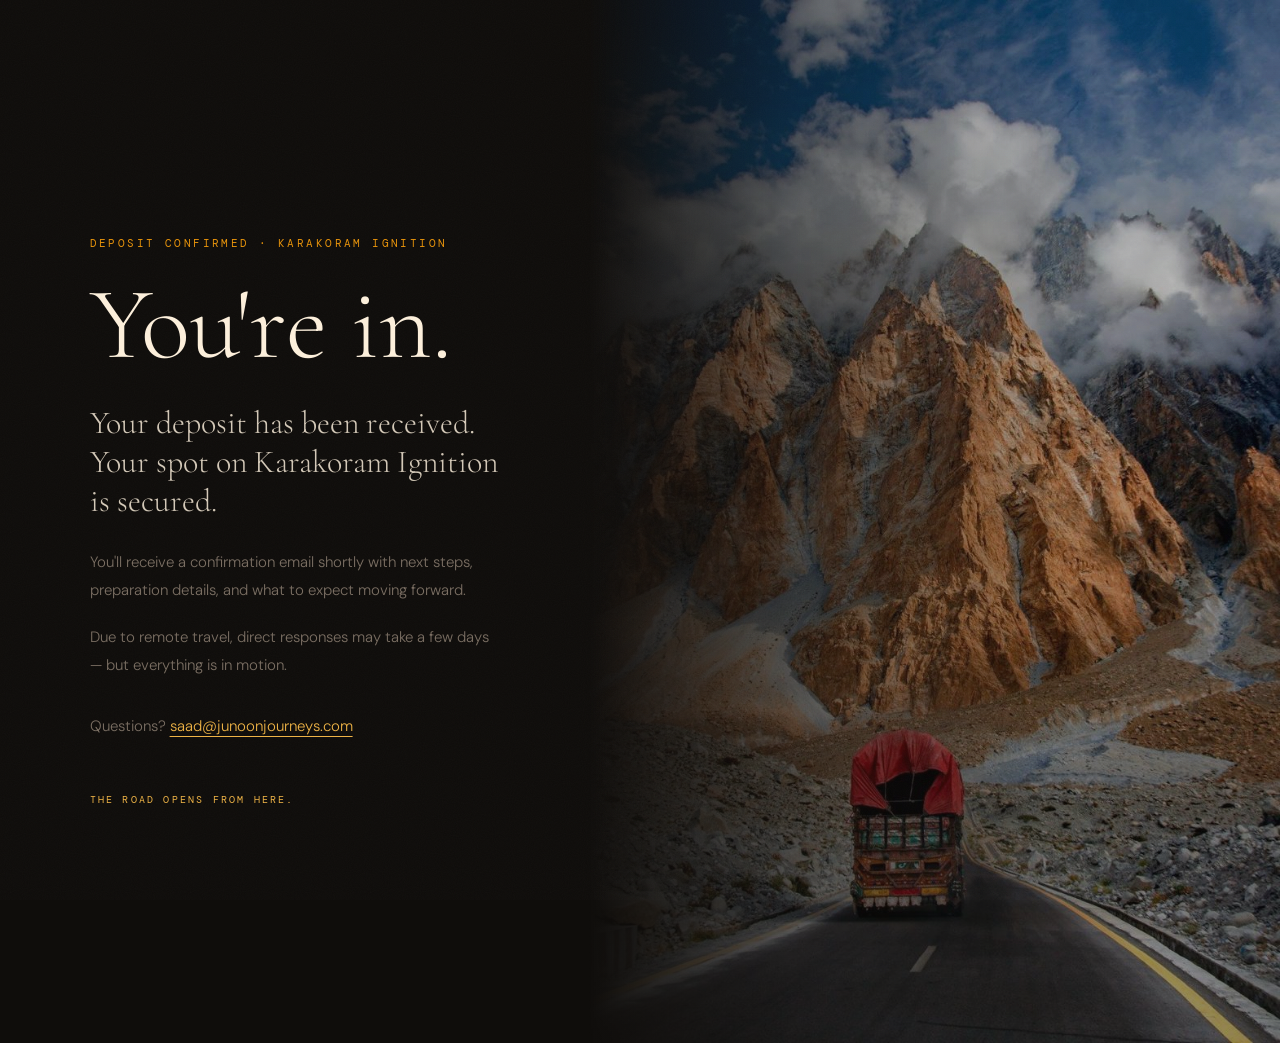
<file: confirmation.html>
<!DOCTYPE html>
<html lang="en">
<head>
<!-- Google Tag Manager -->
<script>(function(w,d,s,l,i){w[l]=w[l]||[];w[l].push({'gtm.start':
new Date().getTime(),event:'gtm.js'});var f=d.getElementsByTagName(s)[0],
j=d.createElement(s),dl=l!='dataLayer'?'&l='+l:'';j.async=true;j.src=
'https://www.googletagmanager.com/gtm.js?id='+i+dl;f.parentNode.insertBefore(j,f);
})(window,document,'script','dataLayer','GTM-M2ZVZX8X');</script>
<!-- End Google Tag Manager -->
<meta charset="UTF-8">
<meta name="viewport" content="width=device-width, initial-scale=1.0">
<link rel="icon" type="image/png" href="images/junoon-logo-icon.png">
<link rel="apple-touch-icon" href="images/junoon-logo-icon.png">
<title>You're In — Junoon Journeys</title>
<meta name="description" content="Your spot on the Karakoram Ignition expedition is confirmed. September 19, 2026.">
<meta name="robots" content="noindex, nofollow">
<meta property="og:type" content="website">
<meta property="og:title" content="You're In — Junoon Journeys">
<meta property="og:description" content="Your spot on the Karakoram Ignition expedition is confirmed.">
<meta property="og:image" content="https://www.junoonjourneys.com/images/route-hunza-lake.jpg">
<link rel="preconnect" href="https://fonts.googleapis.com">
<link href="https://fonts.googleapis.com/css2?family=Cormorant+Garamond:ital,wght@0,300;0,400;0,500;1,300;1,400;1,500&family=DM+Sans:wght@300;400;500&family=DM+Mono:wght@400;500&family=Noto+Nastaliq+Urdu:wght@400;700&display=swap" rel="stylesheet">
<link rel="stylesheet" href="css/style.css">
<!-- Meta Pixel Code -->
<script>
!function(f,b,e,v,n,t,s)
{if(f.fbq)return;n=f.fbq=function(){n.callMethod?
n.callMethod.apply(n,arguments):n.queue.push(arguments)};
if(!f._fbq)f._fbq=n;n.push=n;n.loaded=!0;n.version='2.0';
n.queue=[];t=b.createElement(e);t.async=!0;
t.src=v;s=b.getElementsByTagName(e)[0];
s.parentNode.insertBefore(t,s)}(window, document,'script',
'https://connect.facebook.net/en_US/fbevents.js');
fbq('init', '1973775053241480');
fbq('track', 'PageView');
</script>
<noscript><img height="1" width="1" style="display:none"
src="https://www.facebook.com/tr?id=1973775053241480&ev=PageView&noscript=1"
/></noscript>
<!-- End Meta Pixel Code -->
</head>
<body class="confirmation-body">
<!-- Google Tag Manager (noscript) -->
<noscript><iframe src="https://www.googletagmanager.com/ns.html?id=GTM-M2ZVZX8X"
height="0" width="0" style="display:none;visibility:hidden"></iframe></noscript>
<!-- End Google Tag Manager (noscript) -->


<section class="confirmation-page">
  <div class="confirmation-text">
    <span class="confirmation-label">Deposit Confirmed · Karakoram Ignition</span>

    <h1>You're in.</h1>

    <p class="confirmation-lead">
      Your deposit has been received. Your spot on Karakoram Ignition is secured.
    </p>

    <p>
      You'll receive a confirmation email shortly with next steps, preparation details,
      and what to expect moving forward.
    </p>

    <p>
      Due to remote travel, direct responses may take a few days — but everything is in motion.
    </p>

    <p class="confirmation-contact">
      Questions?
      <a href="mailto:saad@junoonjourneys.com">saad@junoonjourneys.com</a>
    </p>

    <span class="confirmation-final">The road opens from here.</span>
  </div>

  <div class="confirmation-visual">
    <img src="images/jingle-truck.jpg" alt="Truck driving through the Karakoram mountains">
  </div>
</section>

<style>
  body.confirmation-body {
    background: var(--char);
  }

  body.confirmation-body nav,
  body.confirmation-body footer,
  body.confirmation-body .nav-mobile,
  body.confirmation-body .nav-hamburger {
    display: none !important;
  }

  .confirmation-page {
    min-height: 100vh;
    display: grid;
    grid-template-columns: minmax(420px, 46%) 1fr;
    background: var(--char);
    color: var(--parchment);
  }

  .confirmation-text {
    display: flex;
    flex-direction: column;
    justify-content: center;
    padding: clamp(48px, 7vw, 96px);
    max-width: 640px;
    position: relative;
    z-index: 2;
  }

  .confirmation-label {
    font-family: 'DM Mono', monospace;
    font-size: 11px;
    letter-spacing: .22em;
    text-transform: uppercase;
    color: var(--flame);
    margin-bottom: 24px;
  }

  .confirmation-text h1 {
    font-family: 'Cormorant Garamond', serif;
    font-size: clamp(58px, 8vw, 112px);
    font-weight: 300;
    line-height: .92;
    color: var(--heat);
    margin-bottom: 32px;
  }

  .confirmation-lead {
    font-family: 'Cormorant Garamond', serif !important;
    font-size: clamp(24px, 2.5vw, 36px) !important;
    line-height: 1.22 !important;
    color: var(--parchment) !important;
    margin-bottom: 28px !important;
  }

  .confirmation-text p {
    font-family: 'DM Sans', sans-serif;
    font-size: 15px;
    line-height: 1.9;
    color: var(--smoke);
    margin-bottom: 18px;
    max-width: 520px;
    font-weight: 300;
  }

  .confirmation-contact {
    margin-top: 14px;
  }

  .confirmation-contact a {
    color: var(--amber);
    text-decoration: underline;
    text-underline-offset: 5px;
  }

  .confirmation-final {
    font-family: 'DM Mono', monospace;
    font-size: 10px;
    letter-spacing: .22em;
    text-transform: uppercase;
    color: var(--amber);
    margin-top: 34px;
  }

  .confirmation-visual {
    position: relative;
    min-height: 100vh;
    overflow: hidden;
  }

  .confirmation-visual::after {
    content: "";
    position: absolute;
    inset: 0;
    background:
      linear-gradient(to right, var(--char) 0%, rgba(15,13,11,.45) 30%, rgba(15,13,11,.06) 70%),
      linear-gradient(to bottom, rgba(15,13,11,.05), rgba(15,13,11,.32));
    pointer-events: none;
  }

  .confirmation-visual img {
    width: 100%;
    height: 100%;
    object-fit: cover;
    object-position: center;
    display: block;
    filter: saturate(.9) brightness(.88);
  }

  @media (max-width: 900px) {
    .confirmation-page {
      grid-template-columns: 1fr;
      position: relative;
    }

    .confirmation-visual {
      position: absolute;
      inset: 0;
      z-index: 0;
    }

    .confirmation-visual::after {
      background: rgba(15,13,11,.76);
    }

    .confirmation-text {
      min-height: 100vh;
      padding: 110px 24px 72px;
    }
  }
</style>

<script src="js/script.js"></script>
</body>
</html>
</file>
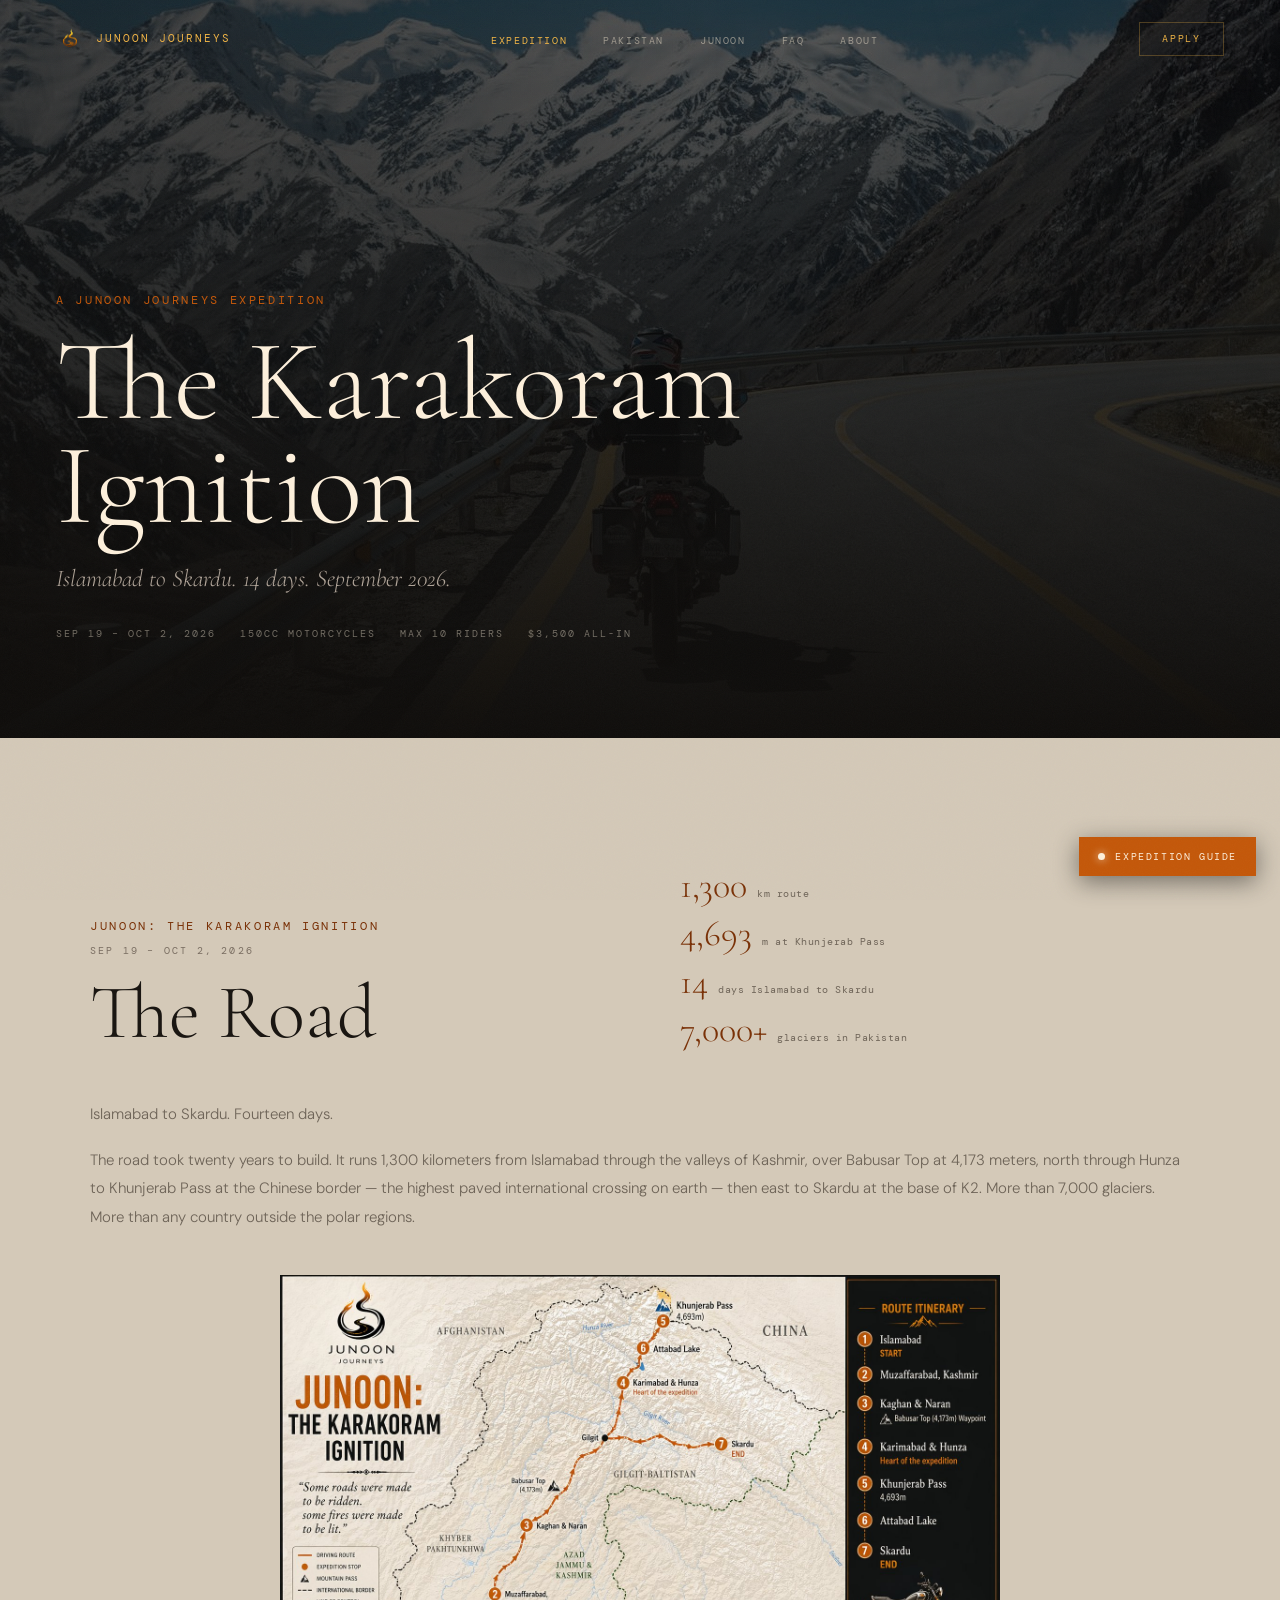
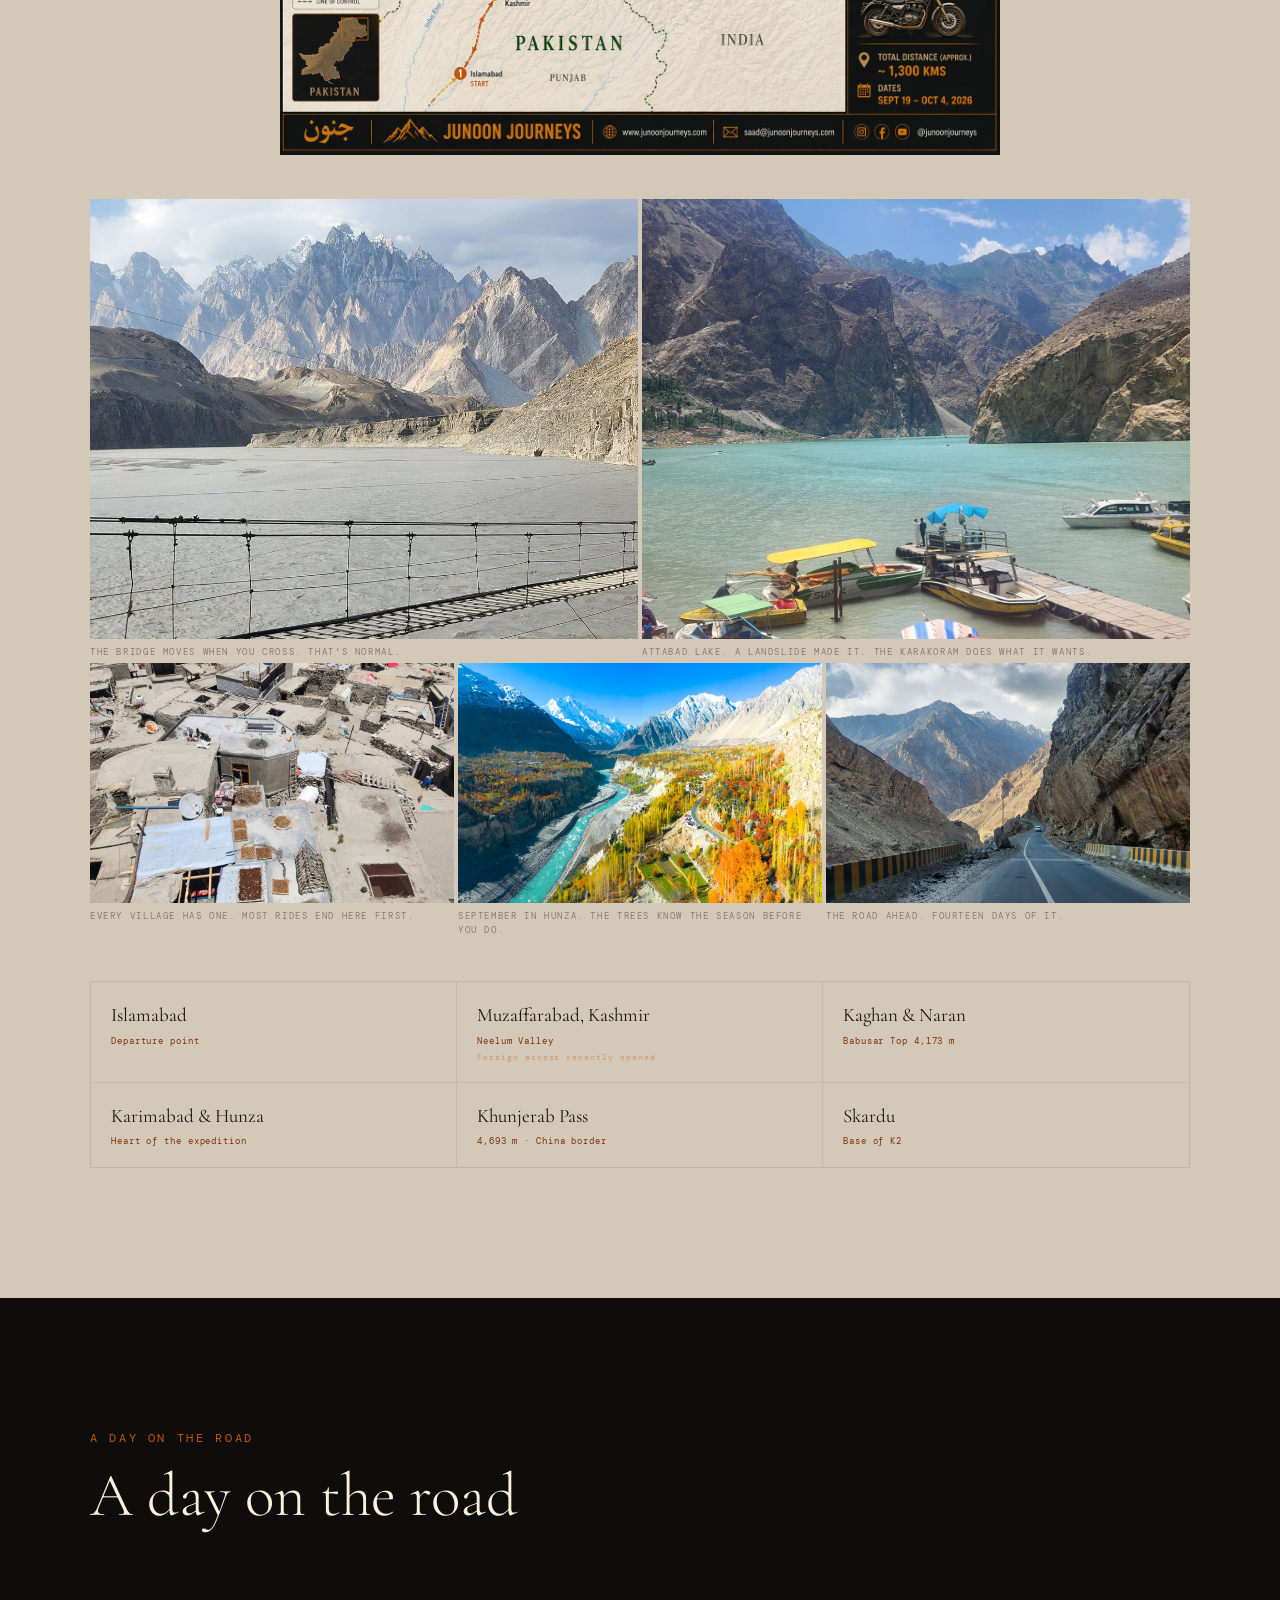
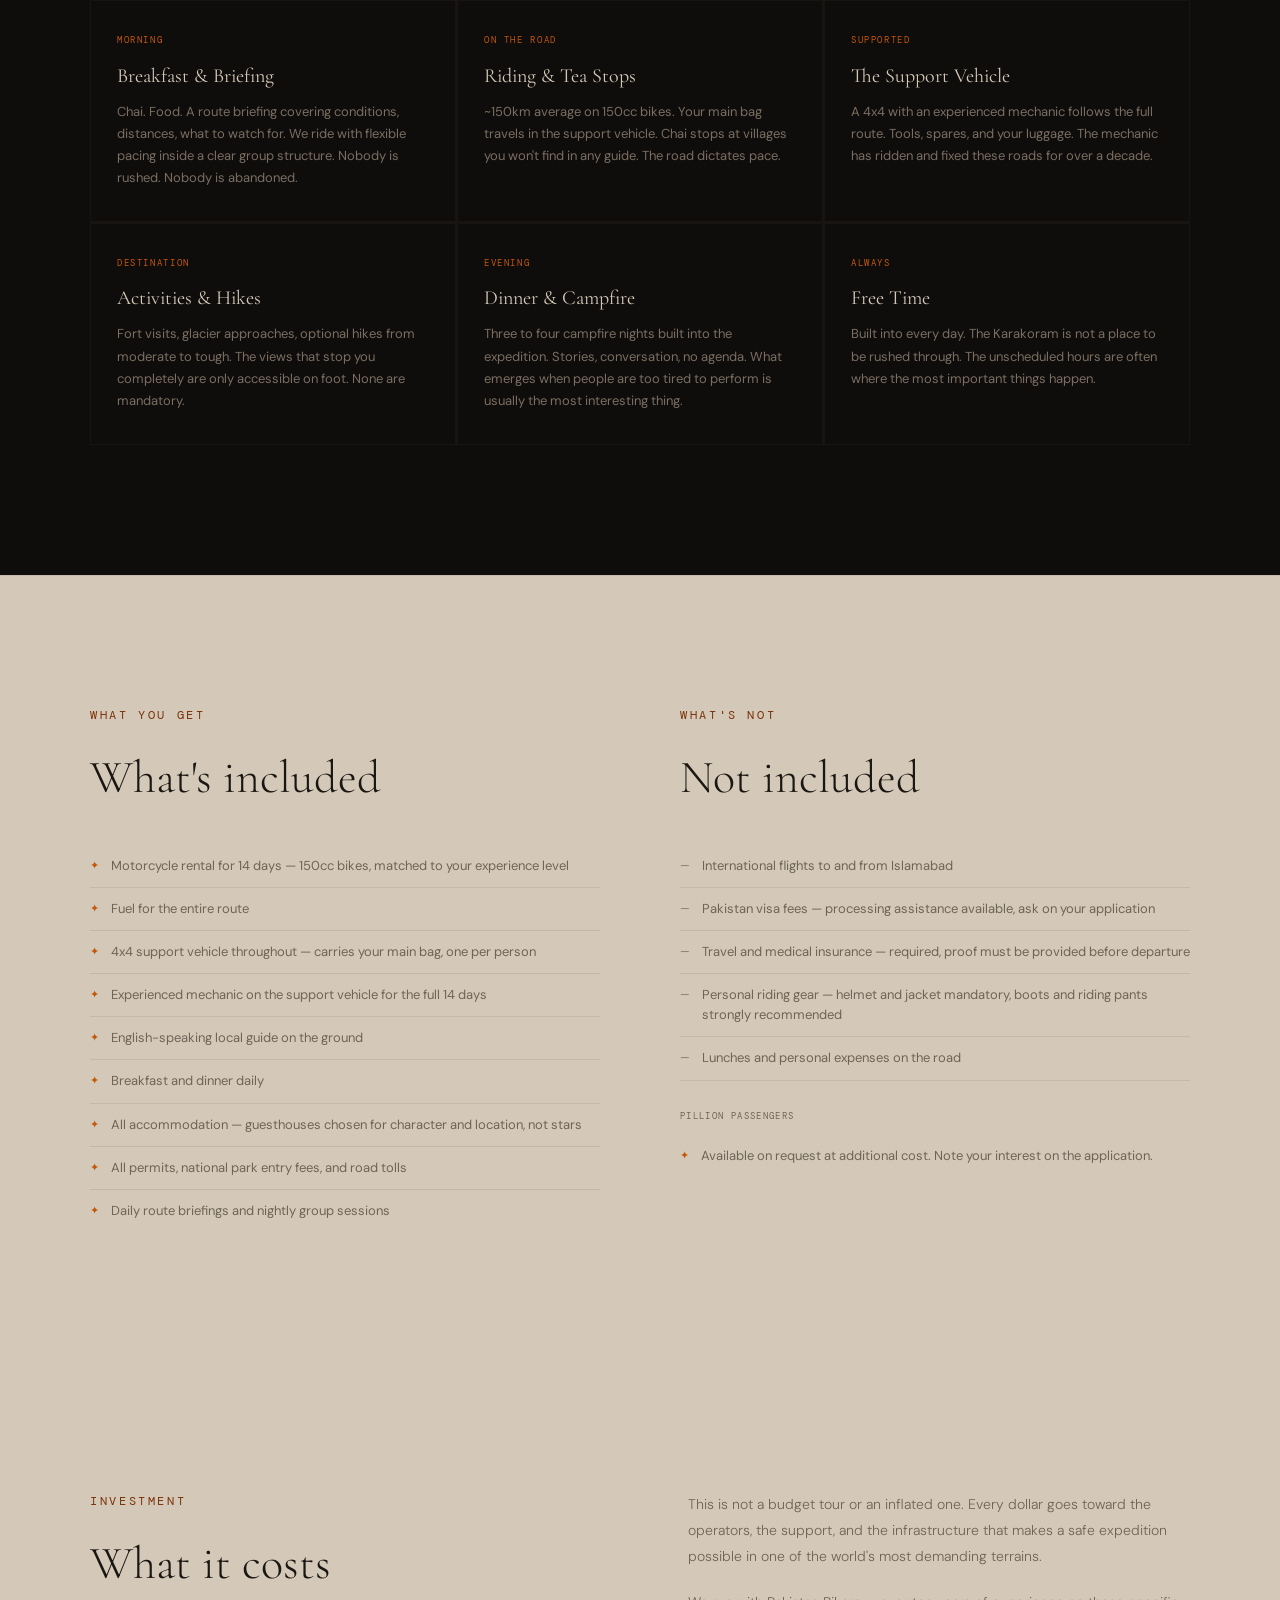
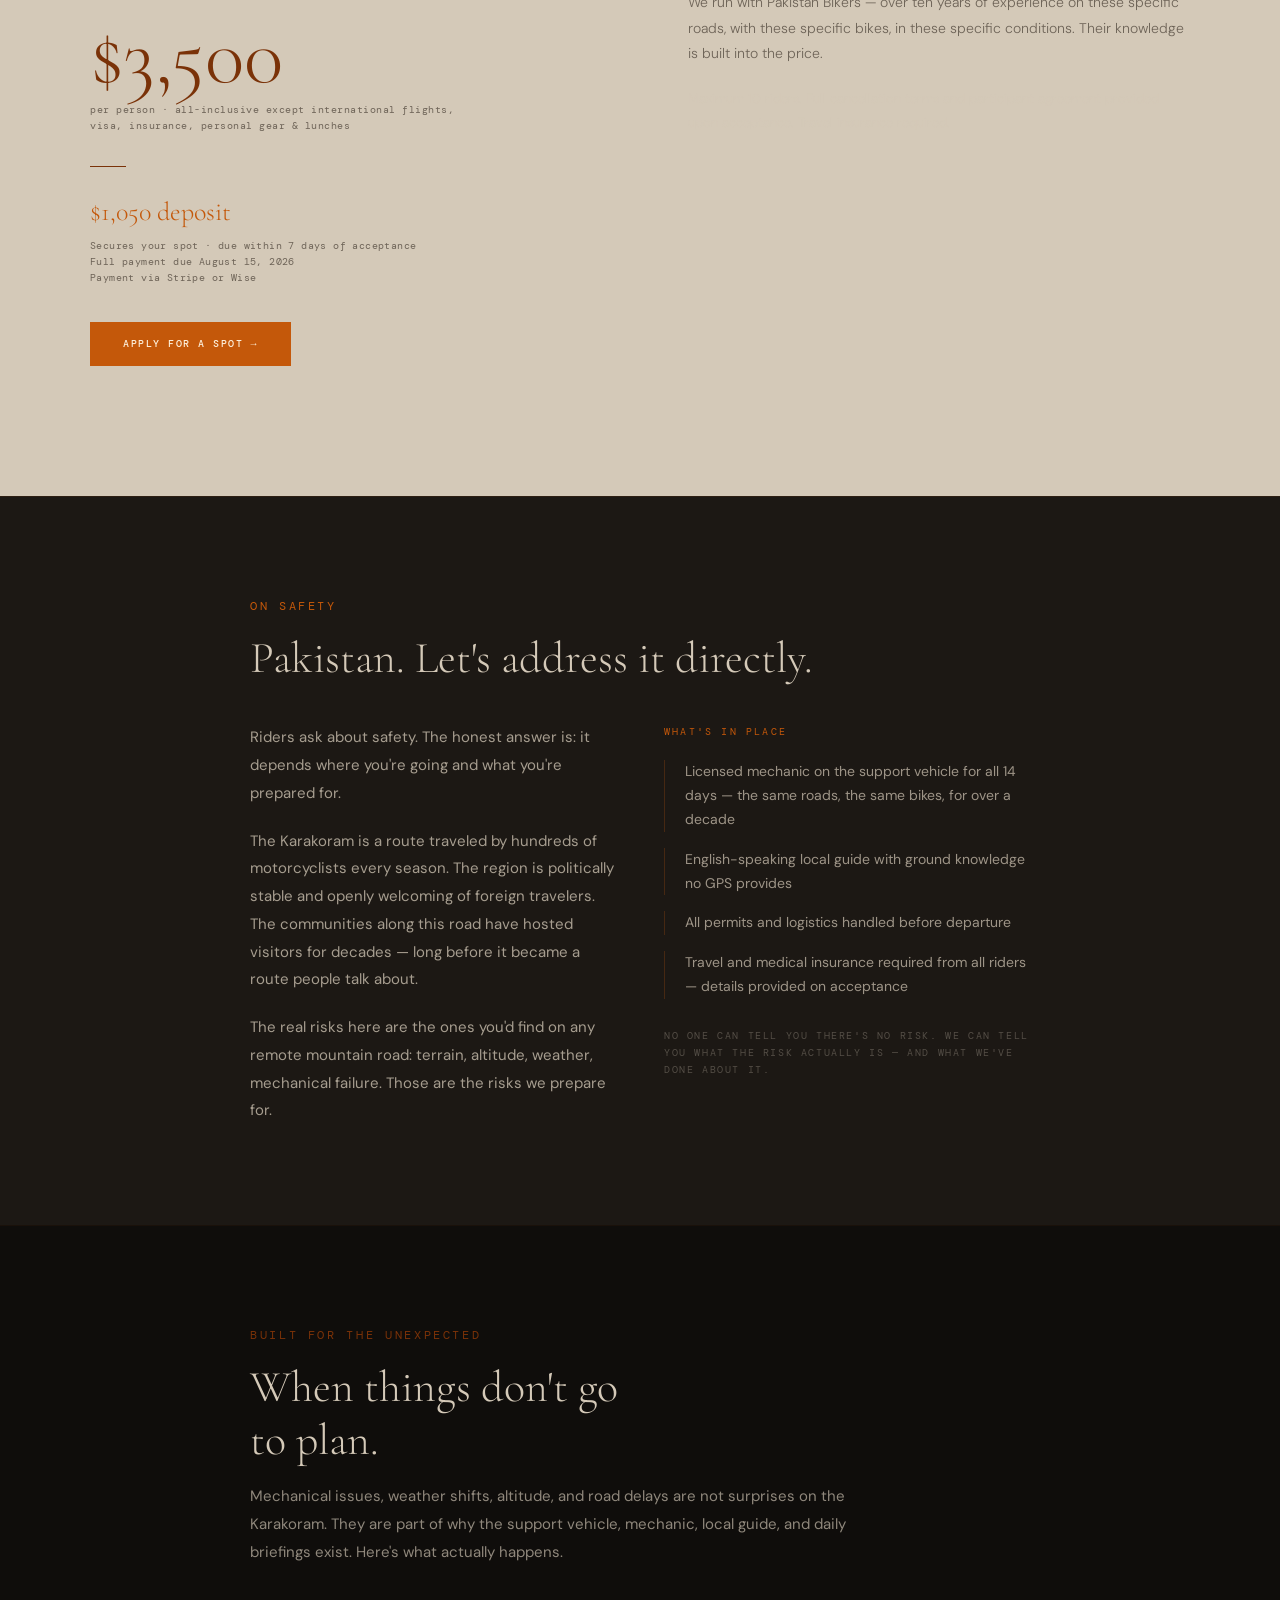
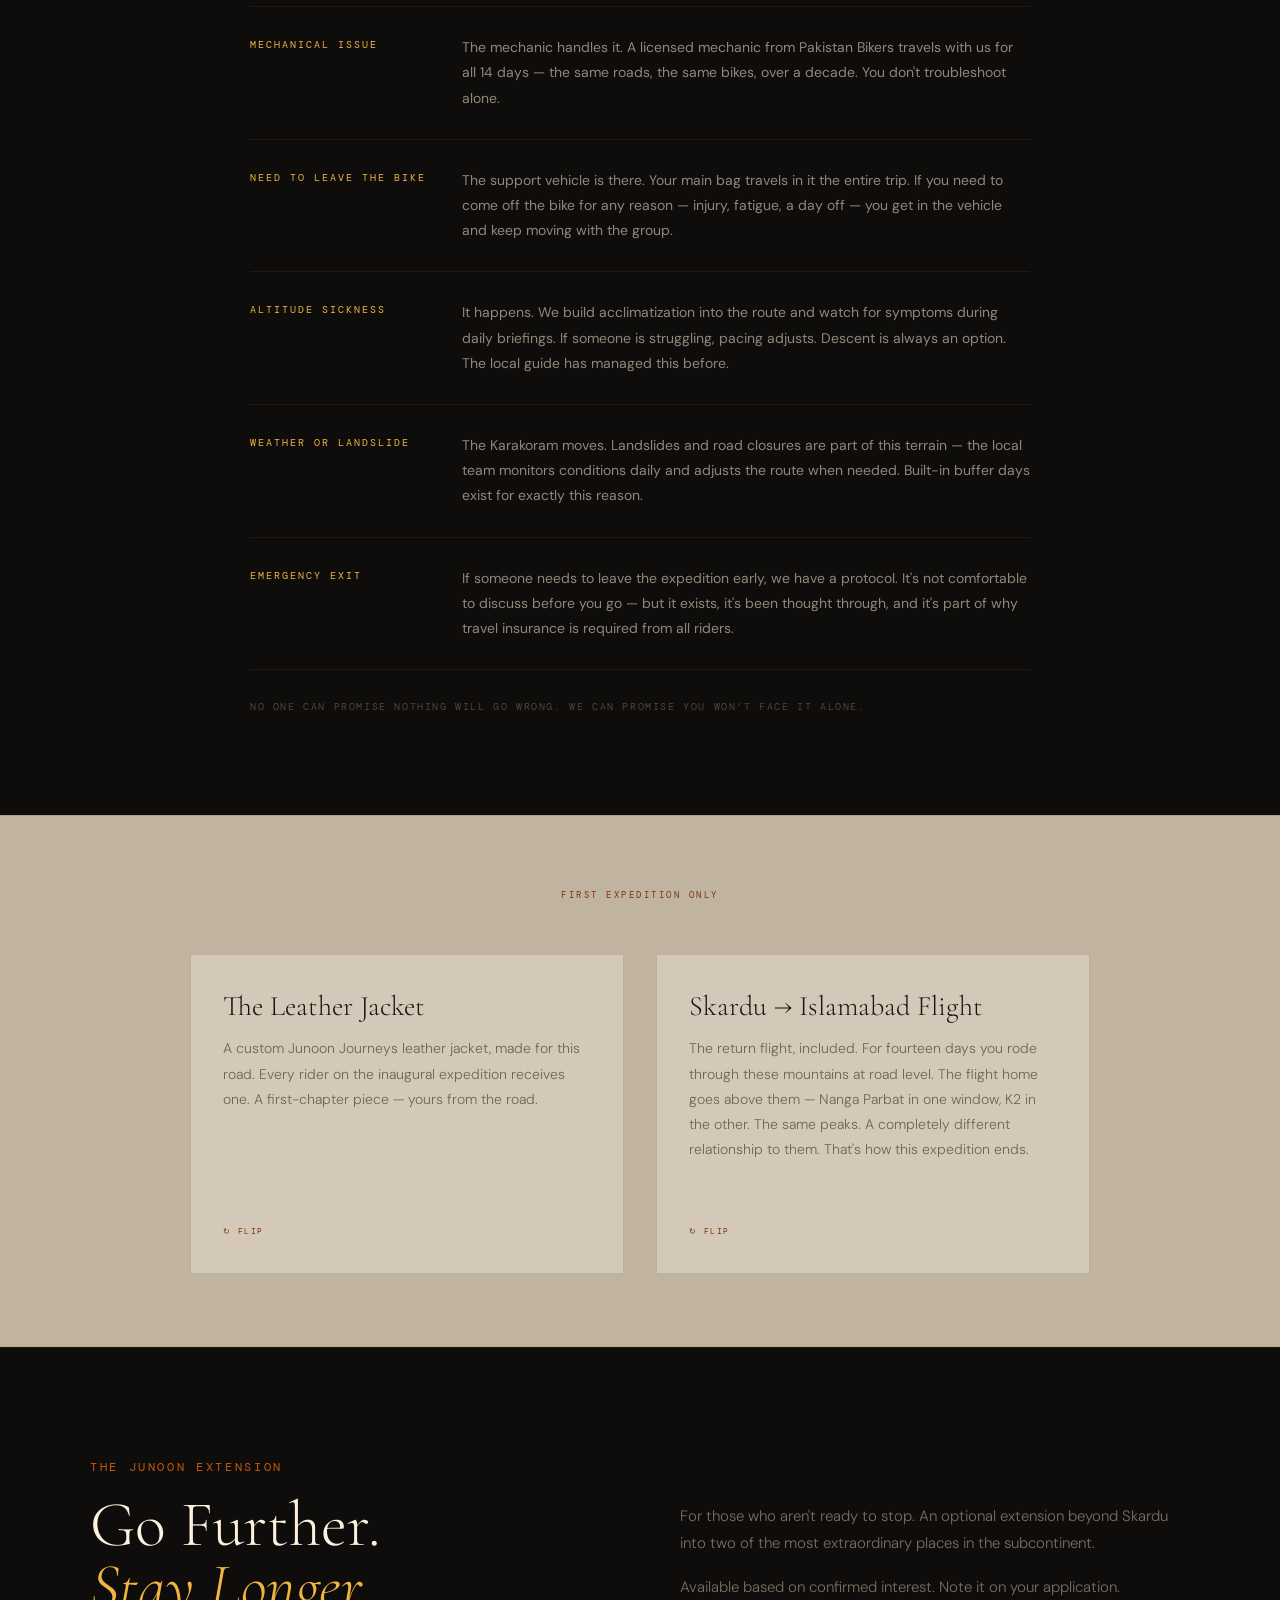
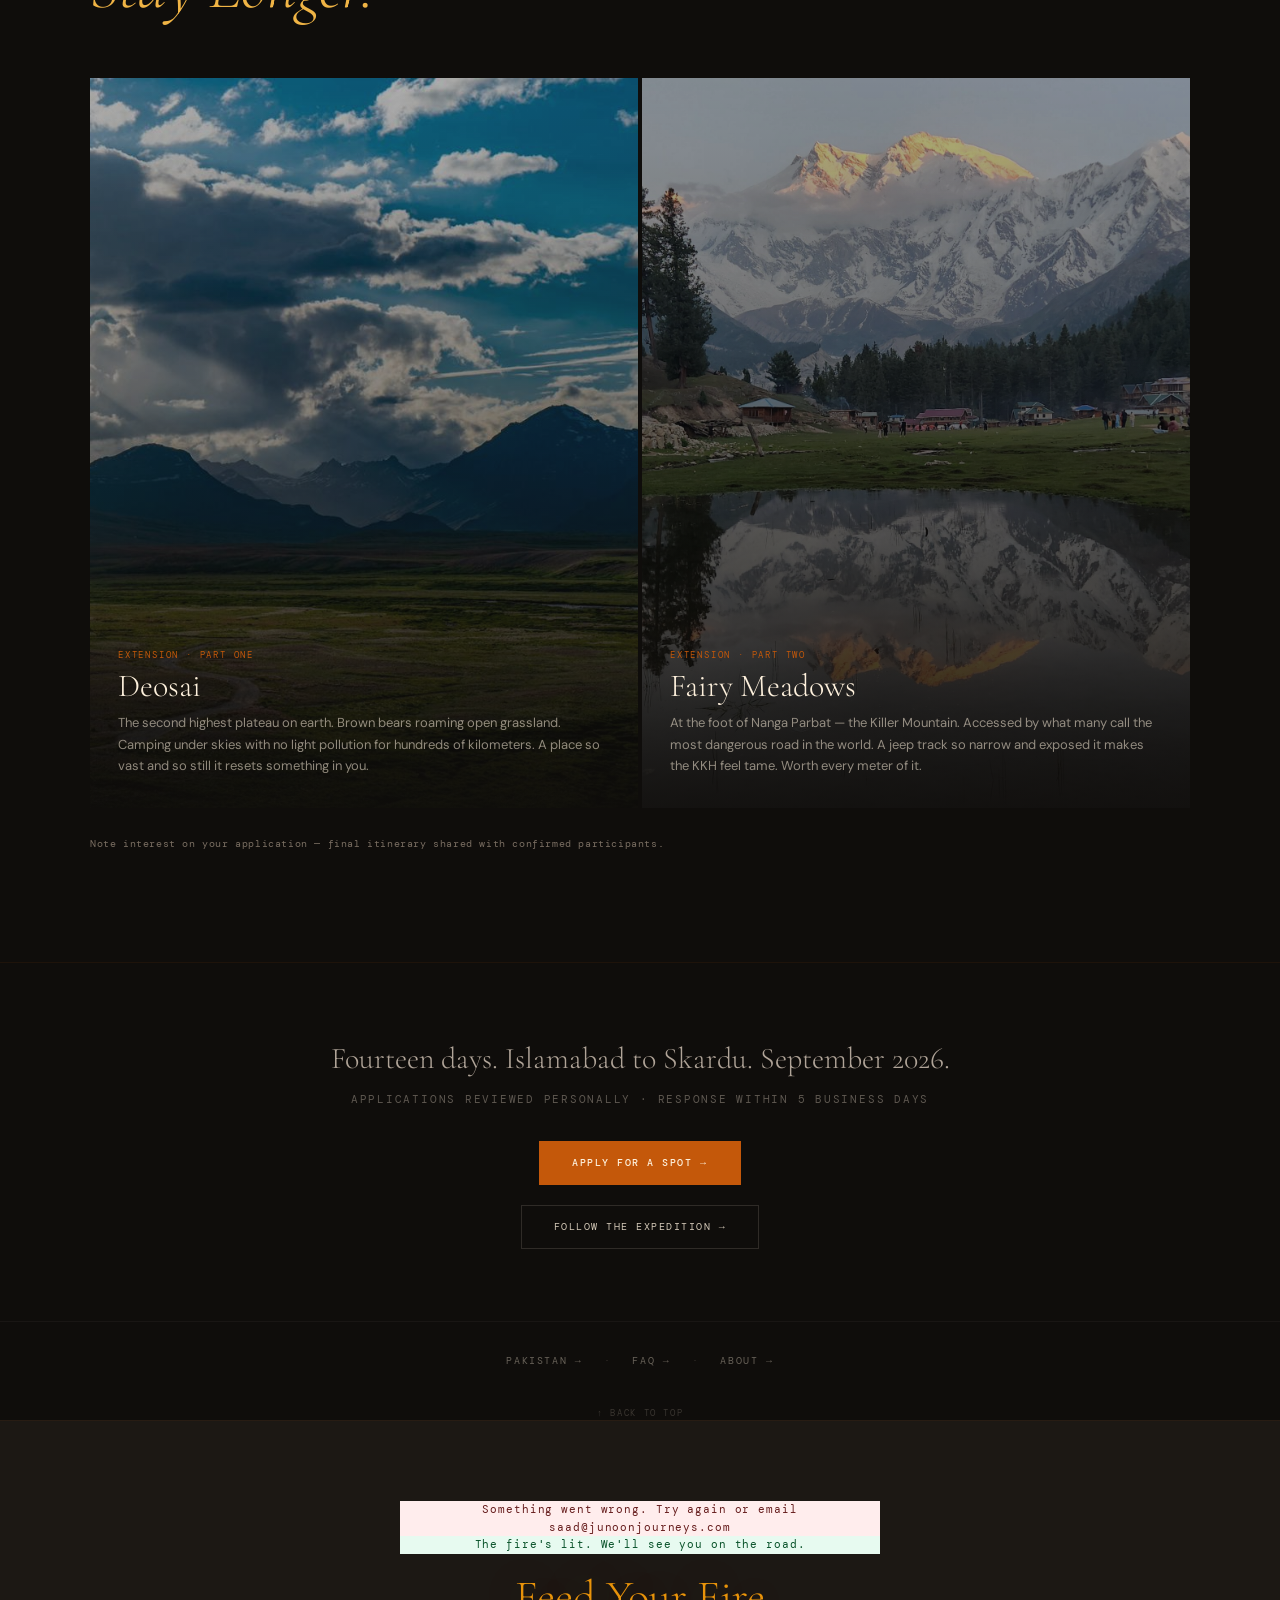
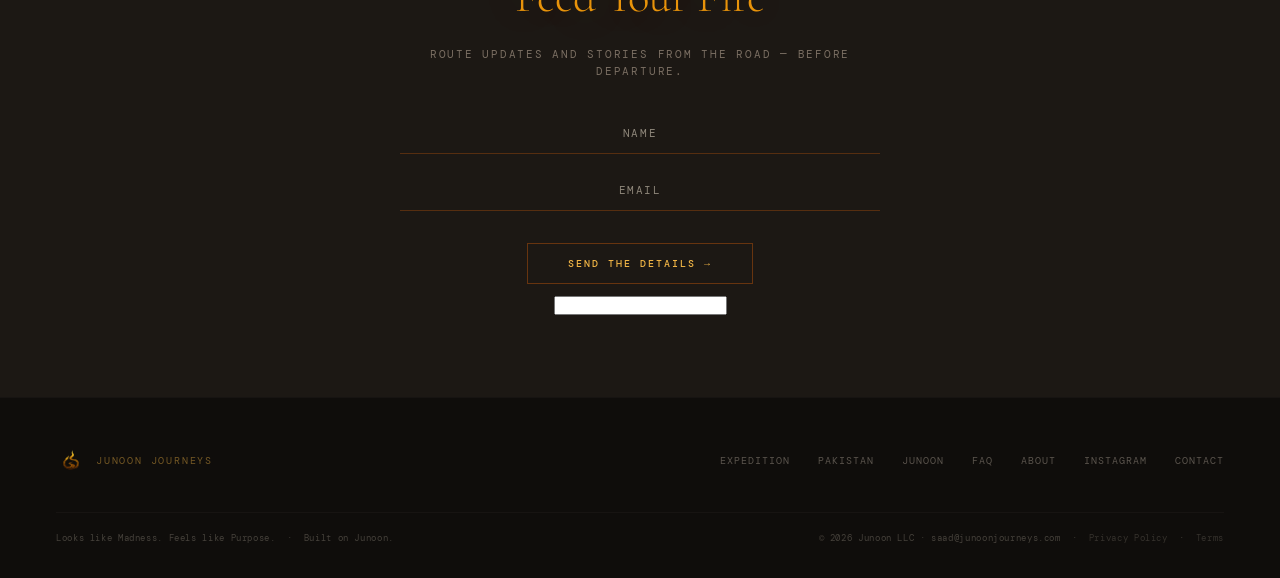
<file: expedition.html>
<!DOCTYPE html>
<html lang="en">
<head>
<!-- Google Tag Manager -->
<script>(function(w,d,s,l,i){w[l]=w[l]||[];w[l].push({'gtm.start':
new Date().getTime(),event:'gtm.js'});var f=d.getElementsByTagName(s)[0],
j=d.createElement(s),dl=l!='dataLayer'?'&l='+l:'';j.async=true;j.src=
'https://www.googletagmanager.com/gtm.js?id='+i+dl;f.parentNode.insertBefore(j,f);
})(window,document,'script','dataLayer','GTM-M2ZVZX8X');</script>
<!-- End Google Tag Manager -->
<meta charset="UTF-8">
<meta name="viewport" content="width=device-width, initial-scale=1.0">
<!-- Favicon -->
<link rel="icon" type="image/png" href="images/junoon-logo-icon.png">
<link rel="apple-touch-icon" href="images/junoon-logo-icon.png">
<title>The Expedition — Junoon Journeys</title>
<meta name="description" content="The Karakoram Ignition. 1,300km. 14 days. Islamabad to Skardu. What the road asks of you is yours to answer.">
<link rel="canonical" href="https://www.junoonjourneys.com/expedition">
<meta name="robots" content="index, follow">
<meta property="og:type" content="website">
<meta property="og:title" content="The Expedition — Junoon Journeys">
<meta property="og:description" content="14 days. Islamabad to Skardu through the Karakoram Highway. The route, the structure, and what's included.">
<meta property="og:url" content="https://www.junoonjourneys.com/expedition">
<meta property="og:image" content="https://www.junoonjourneys.com/images/route-karakoram.jpg">
<meta name="twitter:card" content="summary_large_image">
<meta name="twitter:title" content="The Expedition — Junoon Journeys">
<meta name="twitter:description" content="14 days. Islamabad to Skardu through the Karakoram Highway.">
<meta name="twitter:image" content="https://www.junoonjourneys.com/images/route-karakoram.jpg">
<link rel="preconnect" href="https://fonts.googleapis.com">
<link href="https://fonts.googleapis.com/css2?family=Cormorant+Garamond:ital,wght@0,300;0,400;0,500;1,300;1,400;1,500&family=DM+Sans:wght@300;400;500&family=DM+Mono:wght@400;500&family=Noto+Nastaliq+Urdu:wght@400;700&display=swap" rel="stylesheet">
<link rel="stylesheet" href="css/style.css">
<style>
/* ── expedition.html page-specific styles ── */

.page-hero {
  min-height: 82vh;
  max-height: 82vh;
  display: flex;
  flex-direction: column;
  justify-content: flex-end;
  padding: 0 56px 96px;
  position: relative;
  overflow: hidden;
}
.page-hero-bg {
  position: absolute;
  inset: 0;
  width: 100%;
  height: 100%;
  object-fit: cover;
  object-position: center 45%;
  filter: saturate(.65) brightness(.38);
}
.page-hero-overlay {
  position: absolute;
  inset: 0;
  background:
    linear-gradient(to top, rgba(15,13,11,.98) 0%, rgba(15,13,11,.55) 45%, rgba(15,13,11,.12) 100%),
    linear-gradient(to right, rgba(15,13,11,.3) 0%, transparent 60%);
}
.page-hero-inner {
  position: relative;
  z-index: 2;
  max-width: 800px;
}
.page-hero-h1 {
  font-family: 'Cormorant Garamond', serif;
  font-size: clamp(60px, 9vw, 130px);
  color: var(--heat);
  font-weight: 300;
  line-height: .9;
  margin-bottom: 22px;
}
.page-hero-sub {
  font-family: 'Cormorant Garamond', serif;
  font-size: clamp(17px, 1.9vw, 24px);
  color: var(--ash);
  font-weight: 300;
  font-style: italic;
}

.page-end-nav {
  background: var(--char);
  padding: 80px 56px;
  border-top: 1px solid rgba(212,201,184,.04);
  display: flex;
  flex-direction: column;
  align-items: center;
  gap: 20px;
}
.page-back-top {
  font-family: 'DM Mono', monospace;
  font-size: 9px;
  letter-spacing: .22em;
  text-transform: uppercase;
  color: rgba(212,201,184,.25);
  text-decoration: none;
  transition: color .2s;
  display: block;
}
.page-back-top:hover { color: var(--amber); }
.page-tick {
  font-size: 13px;
  color: rgba(212,201,184,.15);
  display: block;
  text-align: center;
  margin-bottom: 4px;
}

@media(max-width:960px) {
  .page-hero { padding: 0 24px 72px; min-height: 72vh; }
  .page-end-nav { padding: 60px 24px; }
}
</style>

<style>
/* ── Photo grid ── */
.route-photos {
  display: grid;
  grid-template-columns: 1fr 1fr;
  gap: 4px;
  margin: 44px 0 4px;
}
.route-photos-bottom {
  display: grid;
  grid-template-columns: repeat(3, 1fr);
  gap: 4px;
  margin-bottom: 44px;
}

/* ── Route map ── */
.route-map { width: 100%; margin: 44px 0; }
.route-map-img {
  width: 100%;
  height: auto;
  max-height: 480px;
  object-fit: contain;
  display: block;
}
.rph-figure { margin: 0; padding: 0; }
.rph { width: 100%; display: block; object-fit: cover; }
.rph.tall { height: 440px; object-position: center 40%; }
.rph.sm   { height: 240px; object-position: center 50%; }
.rph-caption {
  font-family: 'DM Mono', monospace;
  font-size: 9px;
  letter-spacing: .18em;
  text-transform: uppercase;
  color: rgba(26,22,18,.42);
  margin-top: 7px;
  display: block;
  line-height: 1.5;
}

/* ── Pull quote ── */
.pull-quote-sec {
  background: var(--char);
  padding: 120px 56px;
  text-align: center;
  border-top: 1px solid rgba(212,201,184,.04);
  border-bottom: 1px solid rgba(212,201,184,.04);
}
.pull-quote-text {
  font-family: 'Cormorant Garamond', serif;
  font-size: clamp(24px, 3.6vw, 50px);
  font-weight: 300;
  font-style: italic;
  color: var(--ash);
  line-height: 1.38;
  max-width: 860px;
  margin: 0 auto;
  border: none;
  padding: 0;
}
.pull-quote-anchor {
  font-family: 'DM Mono', monospace;
  font-size: 9px;
  letter-spacing: .24em;
  text-transform: uppercase;
  color: var(--ember);
  margin-top: 36px;
  display: block;
}

/* ── Inaugural strip ── */
.inaugural-strip {
  background: var(--parch-dark);
  border-top: 1px solid rgba(26,22,18,.12);
  border-bottom: 1px solid rgba(26,22,18,.08);
  padding: 72px 56px;
}
.inaugural-label {
  font-family: 'DM Mono', monospace;
  font-size: 9px;
  letter-spacing: .28em;
  text-transform: uppercase;
  color: var(--ember-deep);
  display: block;
  text-align: center;
  margin-bottom: 52px;
}
.inaugural-item-title {
  font-family: 'Cormorant Garamond', serif;
  font-size: clamp(22px, 2.2vw, 30px);
  font-weight: 300;
  color: var(--ink);
  margin-bottom: 14px;
  line-height: 1.1;
}
.inaugural-item-body {
  font-size: 14px;
  color: var(--ink-muted);
  line-height: 1.8;
  font-weight: 300;
}


/* ── Inaugural flip cards ── */
.inaugural-grid {
  display: grid;
  grid-template-columns: 1fr 1fr;
  gap: 32px;
  max-width: 900px;
  margin: 0 auto;
}
.inaugural-card {
  perspective: 1200px;
  cursor: pointer;
  min-height: 320px;
}
.inaugural-card-inner {
  position: relative;
  width: 100%;
  height: 100%;
  min-height: 320px;
  transition: transform 0.65s cubic-bezier(.4,0,.2,1);
  transform-style: preserve-3d;
}
.inaugural-card.flipped .inaugural-card-inner {
  transform: rotateY(180deg);
}
.inaugural-card-front,
.inaugural-card-back {
  position: absolute;
  inset: 0;
  backface-visibility: hidden;
  -webkit-backface-visibility: hidden;
  border: 1px solid rgba(26,22,18,.14);
  padding: 36px 32px;
  display: flex;
  flex-direction: column;
}
.inaugural-card-front { background: var(--parchment); }
.inaugural-card-back {
  background: var(--char);
  transform: rotateY(180deg);
  padding: 0;
  overflow: hidden;
  border-color: rgba(196,88,10,.18);
}
.inaugural-photo-placeholder {
  flex: 1;
  background: rgba(212,201,184,.03);
  border: 1px dashed rgba(212,201,184,.1);
  display: flex;
  flex-direction: column;
  align-items: center;
  justify-content: center;
  gap: 10px;
  margin: 16px;
}
.inaugural-photo-placeholder-icon {
  font-size: 22px;
  opacity: .18;
}
.inaugural-photo-placeholder-text {
  font-family: 'DM Mono', monospace;
  font-size: 8px;
  letter-spacing: .22em;
  text-transform: uppercase;
  color: rgba(212,201,184,.22);
}
.inaugural-card-hint {
  font-family: 'DM Mono', monospace;
  font-size: 8px;
  letter-spacing: .18em;
  text-transform: uppercase;
  color: var(--ember-deep);
  margin-top: auto;
  padding-top: 20px;
  display: block;
}
.inaugural-card-back-label {
  font-family: 'DM Mono', monospace;
  font-size: 8px;
  letter-spacing: .18em;
  text-transform: uppercase;
  color: rgba(196,88,10,.4);
  text-align: center;
  padding: 12px 16px 0;
}
@media(max-width:960px) {
  .route-photos { grid-template-columns: 1fr; }
  .route-photos-bottom { grid-template-columns: 1fr 1fr; }
  .rph.tall { height: 300px; }
  .rph.sm   { height: 200px; }
  .pull-quote-sec { padding: 80px 24px; }
  .inaugural-strip { padding: 56px 24px; }
  .inaugural-grid { grid-template-columns: 1fr; gap: 40px; }
}
@media(max-width:540px) {
  .route-photos-bottom { grid-template-columns: 1fr; }
  .rph.sm { height: 220px; }
}
@media(max-width:768px) {
  .safety-grid { grid-template-columns: 1fr !important; }
}
</style>

<!-- Brevo Form Styles -->
<style>
  #sib-container input:-ms-input-placeholder {
    font-family: 'DM Mono', monospace;
    color: rgba(212, 201, 184, 0.62);
  }
  #sib-container input::placeholder {
    font-family: 'DM Mono', monospace;
    color: rgba(212, 201, 184, 0.62);
  }
</style>
<link rel="stylesheet" href="https://sibforms.com/forms/end-form/build/sib-styles.css">
<!-- Meta Pixel Code -->
<script>
!function(f,b,e,v,n,t,s)
{if(f.fbq)return;n=f.fbq=function(){n.callMethod?
n.callMethod.apply(n,arguments):n.queue.push(arguments)};
if(!f._fbq)f._fbq=n;n.push=n;n.loaded=!0;n.version='2.0';
n.queue=[];t=b.createElement(e);t.async=!0;
t.src=v;s=b.getElementsByTagName(e)[0];
s.parentNode.insertBefore(t,s)}(window, document,'script',
'https://connect.facebook.net/en_US/fbevents.js');
fbq('init', '1973775053241480');
fbq('track', 'PageView');
</script>
<noscript><img height="1" width="1" style="display:none"
src="https://www.facebook.com/tr?id=1973775053241480&ev=PageView&noscript=1"
/></noscript>
<!-- End Meta Pixel Code -->
<style>
/* ── Mobile Floating CTA Bar ── */
.mobile-cta-bar { display: none; }
@media(max-width:960px) {
  .mobile-cta-bar {
    display: flex;
    position: fixed;
    bottom: 0; left: 0; right: 0;
    z-index: 999;
    background: rgba(10,8,6,0.94);
    border-top: 1px solid rgba(196,88,10,.28);
    backdrop-filter: blur(12px);
    -webkit-backdrop-filter: blur(12px);
    padding: 12px 16px;
    padding-bottom: calc(12px + env(safe-area-inset-bottom));
    gap: 10px;
    align-items: center;
  }
  .mobile-cta-details {
    flex: 1; text-align: center;
    font-family: 'DM Mono', monospace;
    font-size: 10px; letter-spacing: .18em; text-transform: uppercase;
    color: rgba(212,201,184,.6); text-decoration: none;
    padding: 11px 0;
    border: 1px solid rgba(212,201,184,.14);
    transition: color .2s, border-color .2s;
  }
  .mobile-cta-details:hover { color: var(--amber); border-color: rgba(196,88,10,.4); }
  .mobile-cta-apply {
    flex: 1.4; text-align: center;
    font-family: 'DM Mono', monospace;
    font-size: 10px; letter-spacing: .18em; text-transform: uppercase;
    color: var(--char); background: var(--amber);
    text-decoration: none; padding: 12px 0;
    transition: background .2s; font-weight: 500;
  }
  .mobile-cta-apply:hover { background: var(--flame); }
  body { padding-bottom: 68px; }
}
</style>
<link rel="stylesheet" href="css/chat-widget.css">
</head>
<body id="top">
<!-- Google Tag Manager (noscript) -->
<noscript><iframe src="https://www.googletagmanager.com/ns.html?id=GTM-M2ZVZX8X"
height="0" width="0" style="display:none;visibility:hidden"></iframe></noscript>
<!-- End Google Tag Manager (noscript) -->

<!-- NAV -->
<nav id="nav">
  <a href="index.html" class="nav-brand">
    <img class="nav-logo" src="images/junoon-logo-transparent-gold.png" alt="Junoon Journeys">
    <span class="nav-brand-text mono">Junoon Journeys</span>
  </a>
  <ul class="nav-links">
    <li><a href="expedition.html" class="nav-active">Expedition</a></li>
    <li><a href="pakistan.html">Pakistan</a></li>
    <li><a href="junoon.html">Junoon</a></li>
    <li><a href="faq.html">FAQ</a></li>
    <li><a href="about.html">About</a></li>
  </ul>
  <a href="https://tally.so/r/xXNDY9" class="nav-apply" target="_blank" rel="noopener">Apply</a>

  <button class="nav-hamburger" id="navHamburger" aria-label="Open menu" aria-expanded="false">
    <span></span>
    <span></span>
    <span></span>
  </button>

  <div class="nav-mobile" id="navMobile">
    <ul class="nav-mobile-links">
      <li><a href="expedition.html" class="nav-active">Expedition</a></li>
      <li><a href="pakistan.html">Pakistan</a></li>
      <li><a href="junoon.html">Junoon</a></li>
      <li><a href="faq.html">FAQ</a></li>
      <li><a href="about.html">About</a></li>
    </ul>
    <a href="https://tally.so/r/xXNDY9" class="nav-mobile-apply" target="_blank" rel="noopener">Apply →</a>
  </div>
</nav>

<!-- ─────────────────────────────────────────── -->
<!-- HERO                                        -->
<!-- ─────────────────────────────────────────── -->
<section class="page-hero">
  <img class="page-hero-bg" src="images/route-moto-2.jpg" alt="Motorcycle on the Karakoram Highway">
  <div class="page-hero-overlay"></div>
  <div class="page-hero-inner">
    <span class="sec-label" style="white-space:nowrap; margin-bottom:20px;">A Junoon Journeys Expedition</span>
    <h1 class="page-hero-h1">The Karakoram<br>Ignition</h1>
    <p class="page-hero-sub">Islamabad to Skardu. 14 days. September 2026.</p>
    <div style="display:flex;flex-wrap:wrap;gap:24px;margin-top:28px;">
      <span style="font-family:'DM Mono',monospace;font-size:10px;letter-spacing:.2em;text-transform:uppercase;color:rgba(212,201,184,.5);">Sep 19 – Oct 2, 2026</span>
      <span style="font-family:'DM Mono',monospace;font-size:10px;letter-spacing:.2em;text-transform:uppercase;color:rgba(212,201,184,.5);">150cc motorcycles</span>
      <span style="font-family:'DM Mono',monospace;font-size:10px;letter-spacing:.2em;text-transform:uppercase;color:rgba(212,201,184,.5);">Max 10 riders</span>
      <span style="font-family:'DM Mono',monospace;font-size:10px;letter-spacing:.2em;text-transform:uppercase;color:rgba(212,201,184,.5);">$3,500 all-in</span>
    </div>
  </div>
</section>

<!-- ─────────────────────────────────────────── -->
<!-- 1. THE ROAD                                 -->
<!-- ─────────────────────────────────────────── -->
<section class="route-sec" id="route">
  <div class="sec-inner">
    <div class="route-top">
      <div>
        <span class="sec-label" style="color:var(--ember-deep); white-space:nowrap;">Junoon: The Karakoram Ignition</span>
        <span class="sec-label" style="color:var(--smoke); font-size:10px; margin-top:-10px; margin-bottom:18px;">Sep 19 – Oct 2, 2026</span>
        <h2 class="route-h2 serif">The Road</h2>
      </div>
      <div class="route-stats">
        <div class="rstat"><span class="rnum serif">1,300</span><span class="rlbl mono">km route</span></div>
        <div class="rstat"><span class="rnum serif">4,693</span><span class="rlbl mono">m at Khunjerab Pass</span></div>
        <div class="rstat"><span class="rnum serif">14</span><span class="rlbl mono">days Islamabad to Skardu</span></div>
        <div class="rstat"><span class="rnum serif">7,000+</span><span class="rlbl mono">glaciers in Pakistan</span></div>
      </div>
    </div>
    <div class="route-body">
      <p>Islamabad to Skardu. Fourteen days.</p>
      <p>The road took twenty years to build. It runs 1,300 kilometers from Islamabad through the valleys of Kashmir, over Babusar Top at 4,173 meters, north through Hunza to Khunjerab Pass at the Chinese border — the highest paved international crossing on earth — then east to Skardu at the base of K2. More than 7,000 glaciers. More than any country outside the polar regions.</p>
    </div>
    <div class="route-map">
      <img src="images/route-map.png" alt="Karakoram Highway route map — Islamabad to Skardu" class="route-map-img">
    </div>
    <div class="route-photos">
      <figure class="rph-figure">
        <img class="rph tall" src="images/route-passu.jpg" alt="Husseini suspension bridge — Passu Cones behind">
        <figcaption class="rph-caption">The bridge moves when you cross. That's normal.</figcaption>
      </figure>
      <figure class="rph-figure">
        <img class="rph tall" src="images/route-attabad.jpg" alt="Attabad Lake — turquoise water, Hunza">
        <figcaption class="rph-caption">Attabad Lake. A landslide made it. The Karakoram does what it wants.</figcaption>
      </figure>
    </div>
    <div class="route-photos-bottom">
      <figure class="rph-figure">
        <img class="rph sm" src="images/route-village.jpg" alt="Village chai stop on the KKH">
        <figcaption class="rph-caption">Every village has one. Most rides end here first.</figcaption>
      </figure>
      <figure class="rph-figure">
        <img class="rph sm" src="images/route-hunza-colors.jpg" alt="Hunza Valley in autumn — trees turning">
        <figcaption class="rph-caption">September in Hunza. The trees know the season before you do.</figcaption>
      </figure>
      <figure class="rph-figure">
        <img class="rph sm" src="images/route-pass.jpg" alt="Karakoram Highway — the road ahead">
        <figcaption class="rph-caption">The road ahead. Fourteen days of it.</figcaption>
      </figure>
    </div>
    <div class="highlights">
      <div class="hl"><div class="hl-name serif">Islamabad</div><div class="hl-sub mono">Departure point</div></div>
      <div class="hl"><div class="hl-name serif">Muzaffarabad, Kashmir</div><div class="hl-sub mono">Neelum Valley</div><span class="hl-new">Foreign access recently opened</span></div>
      <div class="hl"><div class="hl-name serif">Kaghan & Naran</div><div class="hl-sub mono">Babusar Top 4,173 m</div></div>
      <div class="hl"><div class="hl-name serif">Karimabad & Hunza</div><div class="hl-sub mono">Heart of the expedition</div></div>
      <div class="hl"><div class="hl-name serif">Khunjerab Pass</div><div class="hl-sub mono">4,693 m · China border</div></div>
      <div class="hl"><div class="hl-name serif">Skardu</div><div class="hl-sub mono">Base of K2</div></div>
    </div>
  </div>
</section>

<!-- ─────────────────────────────────────────── -->
<!-- 2. DAY STRUCTURE                            -->
<!-- ─────────────────────────────────────────── -->
<section class="day-sec" id="days">
  <div class="sec-inner">
    <span class="sec-label">A Day on the Road</span>
    <h2 class="day-h2 serif" style="margin-bottom:72px;">A day on the road</h2>
    <div class="day-grid">
      <div class="day-card">
        <span class="day-time mono">Morning</span>
        <div class="day-title serif">Breakfast & Briefing</div>
        <div class="day-desc">Chai. Food. A route briefing covering conditions, distances, what to watch for. We ride with flexible pacing inside a clear group structure. Nobody is rushed. Nobody is abandoned.</div>
      </div>
      <div class="day-card">
        <span class="day-time mono">On the Road</span>
        <div class="day-title serif">Riding & Tea Stops</div>
        <div class="day-desc">~150km average on 150cc bikes. Your main bag travels in the support vehicle. Chai stops at villages you won't find in any guide. The road dictates pace.</div>
      </div>
      <div class="day-card">
        <span class="day-time mono">Supported</span>
        <div class="day-title serif">The Support Vehicle</div>
        <div class="day-desc">A 4x4 with an experienced mechanic follows the full route. Tools, spares, and your luggage. The mechanic has ridden and fixed these roads for over a decade.</div>
      </div>
      <div class="day-card">
        <span class="day-time mono">Destination</span>
        <div class="day-title serif">Activities & Hikes</div>
        <div class="day-desc">Fort visits, glacier approaches, optional hikes from moderate to tough. The views that stop you completely are only accessible on foot. None are mandatory.</div>
      </div>
      <div class="day-card">
        <span class="day-time mono">Evening</span>
        <div class="day-title serif">Dinner & Campfire</div>
        <div class="day-desc">Three to four campfire nights built into the expedition. Stories, conversation, no agenda. What emerges when people are too tired to perform is usually the most interesting thing.</div>
      </div>
      <div class="day-card">
        <span class="day-time mono">Always</span>
        <div class="day-title serif">Free Time</div>
        <div class="day-desc">Built into every day. The Karakoram is not a place to be rushed through. The unscheduled hours are often where the most important things happen.</div>
      </div>
    </div>
  </div>
</section>

<!-- ─────────────────────────────────────────── -->
<!-- 4. WHAT'S INCLUDED                          -->
<!-- ─────────────────────────────────────────── -->
<section class="inc-sec" id="included">
  <div class="sec-inner inc-grid">
    <div>
      <span class="sec-label">What You Get</span>
      <h2 class="inc-h2 serif">What's included</h2>
      <div class="inc-row"><span class="inc-mark">✦</span><span>Motorcycle rental for 14 days — 150cc bikes, matched to your experience level</span></div>
      <div class="inc-row"><span class="inc-mark">✦</span><span>Fuel for the entire route</span></div>
      <div class="inc-row"><span class="inc-mark">✦</span><span>4x4 support vehicle throughout — carries your main bag, one per person</span></div>
      <div class="inc-row"><span class="inc-mark">✦</span><span>Experienced mechanic on the support vehicle for the full 14 days</span></div>
      <div class="inc-row"><span class="inc-mark">✦</span><span>English-speaking local guide on the ground</span></div>
      <div class="inc-row"><span class="inc-mark">✦</span><span>Breakfast and dinner daily</span></div>
      <div class="inc-row"><span class="inc-mark">✦</span><span>All accommodation — guesthouses chosen for character and location, not stars</span></div>
      <div class="inc-row"><span class="inc-mark">✦</span><span>All permits, national park entry fees, and road tolls</span></div>
      <div class="inc-row"><span class="inc-mark">✦</span><span>Daily route briefings and nightly group sessions</span></div>
    </div>
    <div>
      <span class="sec-label">What's Not</span>
      <h2 class="inc-h2 serif">Not included</h2>
      <div class="inc-row"><span class="inc-not">—</span><span>International flights to and from Islamabad</span></div>
      <div class="inc-row"><span class="inc-not">—</span><span>Pakistan visa fees — processing assistance available, ask on your application</span></div>
      <div class="inc-row"><span class="inc-not">—</span><span>Travel and medical insurance — required, proof must be provided before departure</span></div>
      <div class="inc-row"><span class="inc-not">—</span><span>Personal riding gear — helmet and jacket mandatory, boots and riding pants strongly recommended</span></div>
      <div class="inc-row"><span class="inc-not">—</span><span>Lunches and personal expenses on the road</span></div>
      <span class="inc-sub mono">Pillion Passengers</span>
      <div class="inc-row"><span class="inc-mark">✦</span><span>Available on request at additional cost. Note your interest on the application.</span></div>
    </div>
  </div>
</section>


<!-- ─────────────────────────────────────────── -->
<!-- INVESTMENT                                   -->
<!-- ─────────────────────────────────────────── -->
<section class="inv-sec" id="investment">
  <div class="sec-inner inv-grid">
    <div>
      <span class="sec-label" style="color:var(--ember-deep)">Investment</span>
      <h2 class="inv-h2 serif">What it costs</h2>
      <div class="inv-price serif">$3,500</div>
      <div class="inv-note mono">per person · all-inclusive except international flights,<br>visa, insurance, personal gear & lunches</div>
      <div class="inv-div"></div>
      <div class="inv-dep serif">$1,050 deposit</div>
      <div class="inv-dep-note mono">Secures your spot · due within 7 days of acceptance<br>Full payment due August 15, 2026<br>Payment via Stripe or Wise</div>
      <a href="https://tally.so/r/xXNDY9" class="btn-primary" style="display:inline-block;margin-top:8px" target="_blank" rel="noopener">Apply for a Spot →</a>
    </div>
    <div>
      <p class="inv-body">This is not a budget tour or an inflated one. Every dollar goes toward the operators, the support, and the infrastructure that makes a safe expedition possible in one of the world's most demanding terrains.</p>
      <p class="inv-body">We run with Pakistan Bikers — over ten years of experience on these specific roads, with these specific bikes, in these specific conditions. Their knowledge is built into the price.</p>
      <p class="inv-body" style="color:rgba(212,201,184,.42);font-size:13px;">Maximum 10 riders. Full cancellation terms and participant agreement provided upon acceptance. Travel insurance required.</p>
    </div>
  </div>
</section>

<!-- ─────────────────────────────────────────── -->
<!-- SAFETY                                       -->
<!-- ─────────────────────────────────────────── -->
<section style="background:var(--char-warm);padding:100px 56px;border-top:1px solid rgba(196,88,10,.1);">
  <div style="max-width:780px;margin:0 auto;">
    <span class="sec-label">On Safety</span>
    <h2 class="serif" style="font-size:clamp(28px,3.5vw,44px);color:var(--parchment);font-weight:300;margin:16px 0 40px;line-height:1.2;">Pakistan. Let's address it directly.</h2>
    <div class="safety-grid" style="display:grid;grid-template-columns:1fr 1fr;gap:48px;">
      <div>
        <p style="font-family:'DM Sans',sans-serif;font-size:15px;color:rgba(212,201,184,.75);line-height:1.85;margin:0 0 20px;">Riders ask about safety. The honest answer is: it depends where you're going and what you're prepared for.</p>
        <p style="font-family:'DM Sans',sans-serif;font-size:15px;color:rgba(212,201,184,.75);line-height:1.85;margin:0 0 20px;">The Karakoram is a route traveled by hundreds of motorcyclists every season. The region is politically stable and openly welcoming of foreign travelers. The communities along this road have hosted visitors for decades — long before it became a route people talk about.</p>
        <p style="font-family:'DM Sans',sans-serif;font-size:15px;color:rgba(212,201,184,.75);line-height:1.85;margin:0;">The real risks here are the ones you'd find on any remote mountain road: terrain, altitude, weather, mechanical failure. Those are the risks we prepare for.</p>
      </div>
      <div>
        <span style="font-family:'DM Mono',monospace;font-size:10px;letter-spacing:.22em;text-transform:uppercase;color:var(--ember);display:block;margin-bottom:20px;">What's in place</span>
        <div style="display:flex;flex-direction:column;gap:16px;">
          <div style="border-left:1px solid rgba(196,88,10,.25);padding-left:20px;">
            <p style="font-family:'DM Sans',sans-serif;font-size:14px;color:rgba(212,201,184,.7);line-height:1.7;margin:0;">Licensed mechanic on the support vehicle for all 14 days — the same roads, the same bikes, for over a decade</p>
          </div>
          <div style="border-left:1px solid rgba(196,88,10,.25);padding-left:20px;">
            <p style="font-family:'DM Sans',sans-serif;font-size:14px;color:rgba(212,201,184,.7);line-height:1.7;margin:0;">English-speaking local guide with ground knowledge no GPS provides</p>
          </div>
          <div style="border-left:1px solid rgba(196,88,10,.25);padding-left:20px;">
            <p style="font-family:'DM Sans',sans-serif;font-size:14px;color:rgba(212,201,184,.7);line-height:1.7;margin:0;">All permits and logistics handled before departure</p>
          </div>
          <div style="border-left:1px solid rgba(196,88,10,.25);padding-left:20px;">
            <p style="font-family:'DM Sans',sans-serif;font-size:14px;color:rgba(212,201,184,.7);line-height:1.7;margin:0;">Travel and medical insurance required from all riders — details provided on acceptance</p>
          </div>
        </div>
        <p style="font-family:'DM Mono',monospace;font-size:10px;letter-spacing:.16em;text-transform:uppercase;color:rgba(212,201,184,.3);margin-top:28px;line-height:1.7;">No one can tell you there's no risk. We can tell you what the risk actually is — and what we've done about it.</p>
      </div>
    </div>
  </div>
</section>

<!-- ─────────────────────────────────────────── -->
<!-- WHEN THINGS DON'T GO TO PLAN                 -->
<!-- ─────────────────────────────────────────── -->
<section style="background:var(--char);padding:100px 56px;border-top:1px solid rgba(196,88,10,.06);">
  <div style="max-width:780px;margin:0 auto;">
    <span class="sec-label" style="color:var(--ember-deep);">Built for the Unexpected</span>
    <h2 class="serif" style="font-size:clamp(28px,3.5vw,44px);color:var(--parchment);font-weight:300;margin:16px 0 16px;line-height:1.2;">When things don't go<br>to plan.</h2>
    <p style="font-family:'DM Sans',sans-serif;font-size:15px;color:rgba(212,201,184,.65);line-height:1.85;margin:0 0 40px;max-width:600px;">Mechanical issues, weather shifts, altitude, and road delays are not surprises on the Karakoram. They are part of why the support vehicle, mechanic, local guide, and daily briefings exist. Here's what actually happens.</p>
    <div style="display:flex;flex-direction:column;gap:0;">
      <div style="display:grid;grid-template-columns:180px 1fr;gap:0 32px;padding:28px 0;border-top:1px solid rgba(212,201,184,.07);">
        <span style="font-family:'DM Mono',monospace;font-size:10px;letter-spacing:.2em;text-transform:uppercase;color:var(--amber);padding-top:2px;">Mechanical Issue</span>
        <p style="font-family:'DM Sans',sans-serif;font-size:14px;color:rgba(212,201,184,.65);line-height:1.8;margin:0;">The mechanic handles it. A licensed mechanic from Pakistan Bikers travels with us for all 14 days — the same roads, the same bikes, over a decade. You don't troubleshoot alone.</p>
      </div>
      <div style="display:grid;grid-template-columns:180px 1fr;gap:0 32px;padding:28px 0;border-top:1px solid rgba(212,201,184,.07);">
        <span style="font-family:'DM Mono',monospace;font-size:10px;letter-spacing:.2em;text-transform:uppercase;color:var(--amber);padding-top:2px;">Need to Leave the Bike</span>
        <p style="font-family:'DM Sans',sans-serif;font-size:14px;color:rgba(212,201,184,.65);line-height:1.8;margin:0;">The support vehicle is there. Your main bag travels in it the entire trip. If you need to come off the bike for any reason — injury, fatigue, a day off — you get in the vehicle and keep moving with the group.</p>
      </div>
      <div style="display:grid;grid-template-columns:180px 1fr;gap:0 32px;padding:28px 0;border-top:1px solid rgba(212,201,184,.07);">
        <span style="font-family:'DM Mono',monospace;font-size:10px;letter-spacing:.2em;text-transform:uppercase;color:var(--amber);padding-top:2px;">Altitude Sickness</span>
        <p style="font-family:'DM Sans',sans-serif;font-size:14px;color:rgba(212,201,184,.65);line-height:1.8;margin:0;">It happens. We build acclimatization into the route and watch for symptoms during daily briefings. If someone is struggling, pacing adjusts. Descent is always an option. The local guide has managed this before.</p>
      </div>
      <div style="display:grid;grid-template-columns:180px 1fr;gap:0 32px;padding:28px 0;border-top:1px solid rgba(212,201,184,.07);">
        <span style="font-family:'DM Mono',monospace;font-size:10px;letter-spacing:.2em;text-transform:uppercase;color:var(--amber);padding-top:2px;">Weather or Landslide</span>
        <p style="font-family:'DM Sans',sans-serif;font-size:14px;color:rgba(212,201,184,.65);line-height:1.8;margin:0;">The Karakoram moves. Landslides and road closures are part of this terrain — the local team monitors conditions daily and adjusts the route when needed. Built-in buffer days exist for exactly this reason.</p>
      </div>
      <div style="display:grid;grid-template-columns:180px 1fr;gap:0 32px;padding:28px 0;border-top:1px solid rgba(212,201,184,.07);border-bottom:1px solid rgba(212,201,184,.07);">
        <span style="font-family:'DM Mono',monospace;font-size:10px;letter-spacing:.2em;text-transform:uppercase;color:var(--amber);padding-top:2px;">Emergency Exit</span>
        <p style="font-family:'DM Sans',sans-serif;font-size:14px;color:rgba(212,201,184,.65);line-height:1.8;margin:0;">If someone needs to leave the expedition early, we have a protocol. It's not comfortable to discuss before you go — but it exists, it's been thought through, and it's part of why travel insurance is required from all riders.</p>
      </div>
    </div>
    <p style="font-family:'DM Mono',monospace;font-size:10px;letter-spacing:.16em;text-transform:uppercase;color:rgba(212,201,184,.3);margin-top:28px;line-height:1.7;">No one can promise nothing will go wrong. We can promise you won't face it alone.</p>
  </div>
</section>

<!-- ─────────────────────────────────────────── -->
<!-- INAUGURAL INCLUSIONS                         -->
<!-- ─────────────────────────────────────────── -->
<div class="inaugural-strip">
  <span class="inaugural-label">First Expedition Only</span>
  <div class="inaugural-grid">
    <div class="inaugural-card" onclick="this.classList.toggle('flipped')">
      <div class="inaugural-card-inner">
        <div class="inaugural-card-front">
          <div class="inaugural-item-title">The Leather Jacket</div>
          <p class="inaugural-item-body">A custom Junoon Journeys leather jacket, made for this road. Every rider on the inaugural expedition receives one. A first-chapter piece — yours from the road.</p>
          <span class="inaugural-card-hint">↻ Flip</span>
        </div>
        <div class="inaugural-card-back">
          <span class="inaugural-card-back-label">Photo Coming</span>
          <div class="inaugural-photo-placeholder">
            <span class="inaugural-photo-placeholder-icon">◻</span>
            <span class="inaugural-photo-placeholder-text">Jacket · Campaign Photo</span>
          </div>
        </div>
      </div>
    </div>
    <div class="inaugural-card" onclick="this.classList.toggle('flipped')">
      <div class="inaugural-card-inner">
        <div class="inaugural-card-front">
          <div class="inaugural-item-title">Skardu → Islamabad Flight</div>
          <p class="inaugural-item-body">The return flight, included. For fourteen days you rode through these mountains at road level. The flight home goes above them — Nanga Parbat in one window, K2 in the other. The same peaks. A completely different relationship to them. That's how this expedition ends.</p>
          <span class="inaugural-card-hint">↻ Flip</span>
        </div>
        <div class="inaugural-card-back">
          <img src="images/route-plane.jpeg" alt="Mountain flight window — Karakoram peaks from above" style="width:100%;height:100%;object-fit:cover;object-position:center;display:block;">
        </div>
      </div>
    </div>
  </div>
</div>


<!-- ─────────────────────────────────────────── -->
<!-- EXTENSION                                -->
<!-- ─────────────────────────────────────────── -->
<section class="ext-sec" id="extension" style="border-top: 1px solid rgba(196,88,10,.18);">
  <div class="ext-header">
    <span class="sec-label">The Junoon Extension</span>
    <div class="ext-header-grid">
      <h2 class="ext-h2 serif">Go Further.<br><em style="color:var(--amber);font-style:italic;">Stay Longer.</em></h2>
      <div class="ext-intro">
        <p>For those who aren't ready to stop. An optional extension beyond Skardu into two of the most extraordinary places in the subcontinent.</p>
        <p>Available based on confirmed interest. Note it on your application.</p>
      </div>
    </div>
  </div>
  <div class="ext-two">
    <div class="ext-card">
      <img class="ext-card-img" src="images/route-deosai.jpg" alt="Deosai Plains — second highest plateau on earth">
      <div class="ext-card-overlay">
        <span class="ext-card-label mono">Extension · Part One</span>
        <div class="ext-card-title serif">Deosai</div>
        <div class="ext-card-desc">The second highest plateau on earth. Brown bears roaming open grassland. Camping under skies with no light pollution for hundreds of kilometers. A place so vast and so still it resets something in you.</div>
      </div>
    </div>
    <div class="ext-card">
      <img class="ext-card-img" src="images/route-fairy.jpg" alt="Fairy Meadows — Nanga Parbat at golden hour">
      <div class="ext-card-overlay">
        <span class="ext-card-label mono">Extension · Part Two</span>
        <div class="ext-card-title serif">Fairy Meadows</div>
        <div class="ext-card-desc">At the foot of Nanga Parbat — the Killer Mountain. Accessed by what many call the most dangerous road in the world. A jeep track so narrow and exposed it makes the KKH feel tame. Worth every meter of it.</div>
      </div>
    </div>
  </div>
  <p class="ext-note mono">Note interest on your application — final itinerary shared with confirmed participants.</p>
</section>

<!-- ─────────────────────────────────────────── -->
<!-- CTA                                         -->
<!-- ─────────────────────────────────────────── -->
<div style="background:var(--char);padding:72px 56px;text-align:center;border-top:1px solid rgba(196,88,10,.08);">
  <p style="font-family:'Cormorant Garamond',serif;font-size:clamp(20px,2.4vw,30px);font-weight:300;color:var(--ash);margin:0 0 8px;">Fourteen days. Islamabad to Skardu. September 2026.</p>
  <p style="font-family:'DM Mono',monospace;font-size:11px;letter-spacing:.16em;text-transform:uppercase;color:rgba(212,201,184,.4);margin:0 0 32px;">Applications reviewed personally · Response within 5 business days</p>
  <a href="https://tally.so/r/xXNDY9" class="btn-primary" target="_blank" rel="noopener" style="display:inline-block;margin-bottom:16px;">Apply for a Spot →</a>
  <br>
  <a href="#" class="btn-secondary" data-modal="email" style="display:inline-block;margin-top:4px;">Follow the Expedition →</a>
</div>

<!-- ─────────────────────────────────────────── -->
<!-- END NAV                                     -->
<!-- ─────────────────────────────────────────── -->
<div class="page-nav-strip">
  <a href="pakistan.html" class="page-nav-link">Pakistan →</a>
  <span class="page-nav-sep">·</span>
  <a href="faq.html" class="page-nav-link">FAQ →</a>
  <span class="page-nav-sep">·</span>
  <a href="about.html" class="page-nav-link">About →</a>
</div>
<a href="#top" class="page-back-inline">↑ Back to top</a>


<!-- EMAIL CAPTURE -->
<section class="email-sec">
  <div class="email-sec-inner">
    <div class="sib-form">
      <div id="sib-form-container" class="sib-form-container">
        <div id="error-message" class="sib-form-message-panel" style="font-size:13px; text-align:center; font-family:'DM Mono',monospace; color:#661d1d; background-color:#ffeded; border-radius:0; border-color:#ff4949; max-width:100%;">
          <div class="sib-form-message-panel__text sib-form-message-panel__text--center">
            <span class="sib-form-message-panel__inner-text">Something went wrong. Try again or email saad@junoonjourneys.com</span>
          </div>
        </div>
        <div id="success-message" class="sib-form-message-panel" style="font-size:13px; text-align:center; font-family:'DM Mono',monospace; color:#085229; background-color:#e7faf0; border-radius:0; border-color:#13ce66; max-width:100%;">
          <div class="sib-form-message-panel__text sib-form-message-panel__text--center">
            <span class="sib-form-message-panel__inner-text">The fire's lit. We'll see you on the road.</span>
          </div>
        </div>
        <div id="sib-container" class="sib-container--medium sib-container--vertical">
          <form id="sib-form" method="POST" action="https://1a97d748.sibforms.com/serve/[base64]" data-type="subscription">
            <div style="padding: 8px 0;">
              <div class="sib-form-block">
                <p style="font-size:clamp(28px,3.5vw,46px); font-family:'Cormorant Garamond',serif; font-weight:300; color:var(--flame); background:transparent; text-align:center; margin:0; text-shadow:0 0 60px rgba(232,147,10,.3);">Feed Your Fire</p>
              </div>
            </div>
            <div style="padding: 4px 0 24px;">
              <div class="sib-form-block">
                <p style="font-size:11px; font-family:'DM Mono',monospace; letter-spacing:0.16em; text-transform:uppercase; color:#7a6e62; background:transparent; text-align:center; margin:0;">Route updates and stories from the road — before departure.</p>
              </div>
            </div>
            <div style="padding: 8px 0;">
              <div class="sib-input sib-form-block">
                <div class="form__entry entry_block">
                  <div class="form__label-row">
                    <div class="entry__field">
                      <input class="input" maxlength="200" type="text" id="FIRSTNAME" name="FIRSTNAME" autocomplete="off" placeholder="Name" data-required="true" required />
                    </div>
                  </div>
                  <label class="entry__error entry__error--primary" style="font-size:12px; font-family:'DM Mono',monospace; color:#661d1d; background-color:#ffeded; border-radius:0; border-color:#ff4949;"></label>
                </div>
              </div>
            </div>
            <div style="padding: 8px 0;">
              <div class="sib-input sib-form-block">
                <div class="form__entry entry_block">
                  <div class="form__label-row">
                    <div class="entry__field">
                      <input class="input" type="text" id="EMAIL" name="EMAIL" autocomplete="off" placeholder="Email" data-required="true" required />
                    </div>
                  </div>
                  <label class="entry__error entry__error--primary" style="font-size:12px; font-family:'DM Mono',monospace; color:#661d1d; background-color:#ffeded; border-radius:0; border-color:#ff4949;"></label>
                </div>
              </div>
            </div>
            <div style="padding: 16px 0 8px;">
              <div class="sib-form-block" style="text-align:center;">
                <button class="sib-form-block__button sib-form-block__button-with-loader" form="sib-form" type="submit">
                  <svg class="icon clickable__icon progress-indicator__icon sib-hide-loader-icon" viewBox="0 0 512 512">
                    <path d="M460.116 373.846l-20.823-12.022c-5.541-3.199-7.54-10.159-4.663-15.874 30.137-59.886 28.343-131.652-5.386-189.946-33.641-58.394-94.896-95.833-161.827-99.676C261.028 55.961 256 50.751 256 44.352V20.309c0-6.904 5.808-12.337 12.703-11.982 83.556 4.306 160.163 50.864 202.11 123.677 42.063 72.696 44.079 162.316 6.031 236.832-3.14 6.148-10.75 8.461-16.728 5.01z" />
                  </svg>
                  Send the Details →
                </button>
              </div>
            </div>
            <input type="text" name="email_address_check" value="" class="input--hidden">
            <input type="hidden" name="locale" value="en">
          </form>
        </div>
      </div>
    </div>
  </div>
</section>

<!-- FOOTER -->
<footer>
  <div class="foot-top">
    <a href="index.html" class="foot-brand">
      <img class="foot-logo" src="images/junoon-logo-transparent-gold.png" alt="Junoon Journeys">
      <span class="foot-brand-text">Junoon Journeys</span>
    </a>
    <div class="foot-links">
      <a href="expedition.html">Expedition</a>
      <a href="pakistan.html">Pakistan</a>
      <a href="junoon.html">Junoon</a>
      <a href="faq.html">FAQ</a>
      <a href="about.html">About</a>
      <a href="https://instagram.com/junoonjourneys" target="_blank" rel="noopener">Instagram</a>
      <a href="mailto:saad@junoonjourneys.com">Contact</a>
    </div>
  </div>
  <div class="foot-bottom">
    <span class="foot-copy mono">Looks like Madness. Feels like Purpose. &nbsp;·&nbsp; Built on Junoon.</span>
    <span class="foot-copy mono">© 2026 Junoon LLC · saad@junoonjourneys.com &nbsp;·&nbsp; <a href="privacy.html" style="color:inherit;text-decoration:none;opacity:.7;">Privacy Policy</a> &nbsp;·&nbsp; <a href="terms.html" style="color:inherit;text-decoration:none;opacity:.7;">Terms</a></span>
  </div>
</footer>

<!-- EMAIL MODAL -->
<div id="emailModal" class="modal-overlay" aria-hidden="true" role="dialog" aria-modal="true">
  <div class="modal-box">
    <button class="modal-close" id="modalClose" aria-label="Close">✕</button>
    <p class="modal-heading">Feed Your Fire</p>
    <span class="modal-sub">Expedition updates, stories, and first access.</span>
    <form id="modal-form" method="POST" action="https://1a97d748.sibforms.com/serve/[base64]" data-type="subscription">
      <input class="modal-input" type="text" name="FIRSTNAME" placeholder="Name" required autocomplete="off">
      <input class="modal-input" type="email" name="EMAIL" placeholder="Email" required autocomplete="off">
      <button class="modal-submit" type="submit">Send the Details →</button>
      <input type="text" name="email_address_check" value="" style="display:none">
      <input type="hidden" name="locale" value="en">
    </form>
    <p class="modal-success" id="modalSuccess">The fire's lit. We'll see you on the road.</p>
  </div>
</div>

<!-- MOBILE FLOATING CTA BAR -->
<div class="mobile-cta-bar" aria-label="Quick actions">
  <a href="#" class="mobile-cta-details" data-modal="email">Send Details</a>
  <a href="https://tally.so/r/xXNDY9" class="mobile-cta-apply" target="_blank" rel="noopener">Apply →</a>
</div>

<script src="js/script.js"></script>

<!-- Brevo Form Script -->
<script>
  window.REQUIRED_CODE_ERROR_MESSAGE = 'Please choose a country code';
  window.LOCALE = 'en';
  window.EMAIL_INVALID_MESSAGE = "That doesn't look like a valid email. Try again.";
  window.REQUIRED_ERROR_MESSAGE = "Drop your info in first.";
  window.GENERIC_INVALID_MESSAGE = "That doesn't look right. Try again.";
  window.translation = {
    common: {
      selectedList: '{quantity} list selected',
      selectedLists: '{quantity} lists selected',
      selectedOption: '{quantity} selected',
      selectedOptions: '{quantity} selected',
    }
  };
  var AUTOHIDE = Boolean(0);
</script>
<script defer src="https://sibforms.com/forms/end-form/build/main.js"></script>
<script>
(function () {
  var modal = document.getElementById('emailModal');
  var closeBtn = document.getElementById('modalClose');
  var form = document.getElementById('modal-form');
  var successMsg = document.getElementById('modalSuccess');
  function openModal(e) { if (e) e.preventDefault(); modal.classList.add('open'); modal.setAttribute('aria-hidden','false'); document.body.style.overflow='hidden'; }
  function closeModal() { modal.classList.remove('open'); modal.setAttribute('aria-hidden','true'); document.body.style.overflow=''; }
  document.querySelectorAll('[data-modal="email"]').forEach(function(el){ el.addEventListener('click', openModal); });
  closeBtn.addEventListener('click', closeModal);
  modal.addEventListener('click', function(e){ if(e.target===modal) closeModal(); });
  document.addEventListener('keydown', function(e){ if(e.key==='Escape') closeModal(); });
  if (form) { form.addEventListener('submit', function(e){ e.preventDefault(); fetch(form.action,{method:'POST',body:new FormData(form)}).then(function(){ form.style.display='none'; successMsg.style.display='block'; }).catch(function(){ }); }); }
})();
</script>
<script src="js/chat-widget.js"></script>
</body>
</html>
</file>
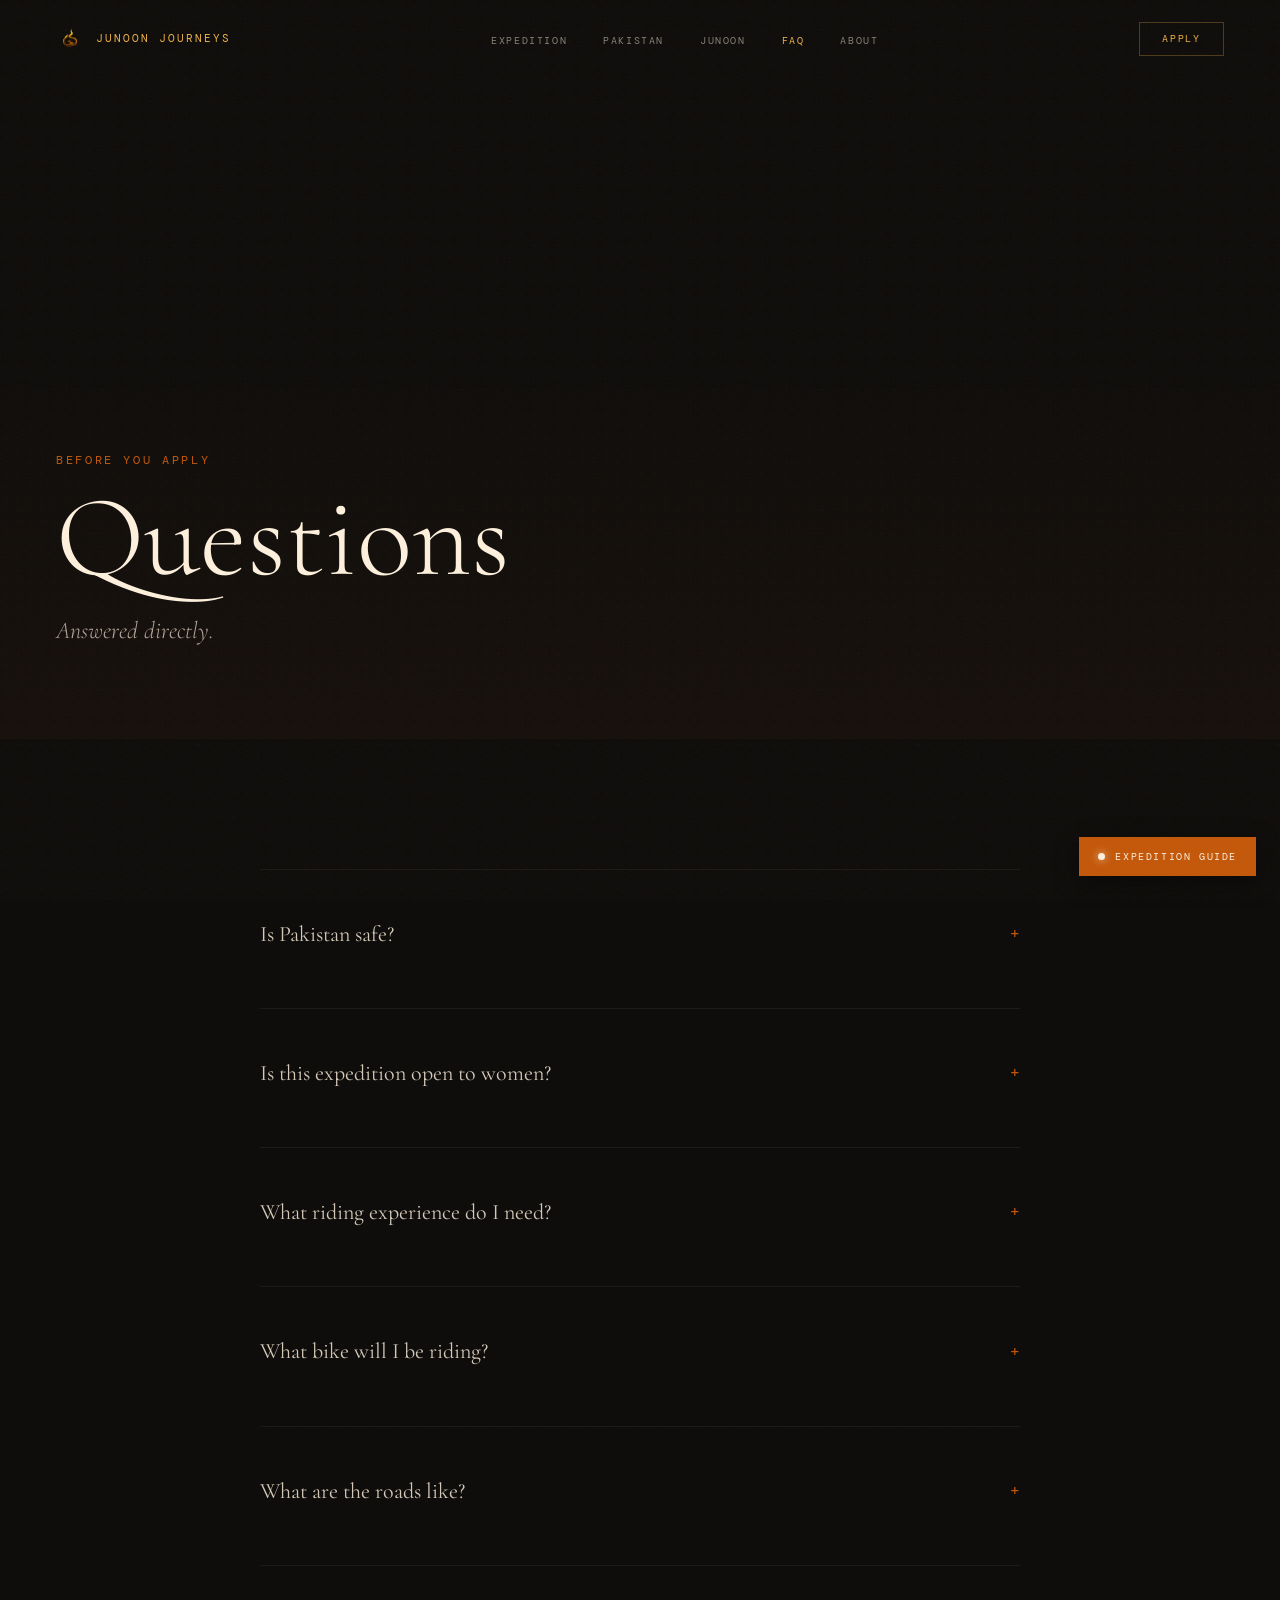
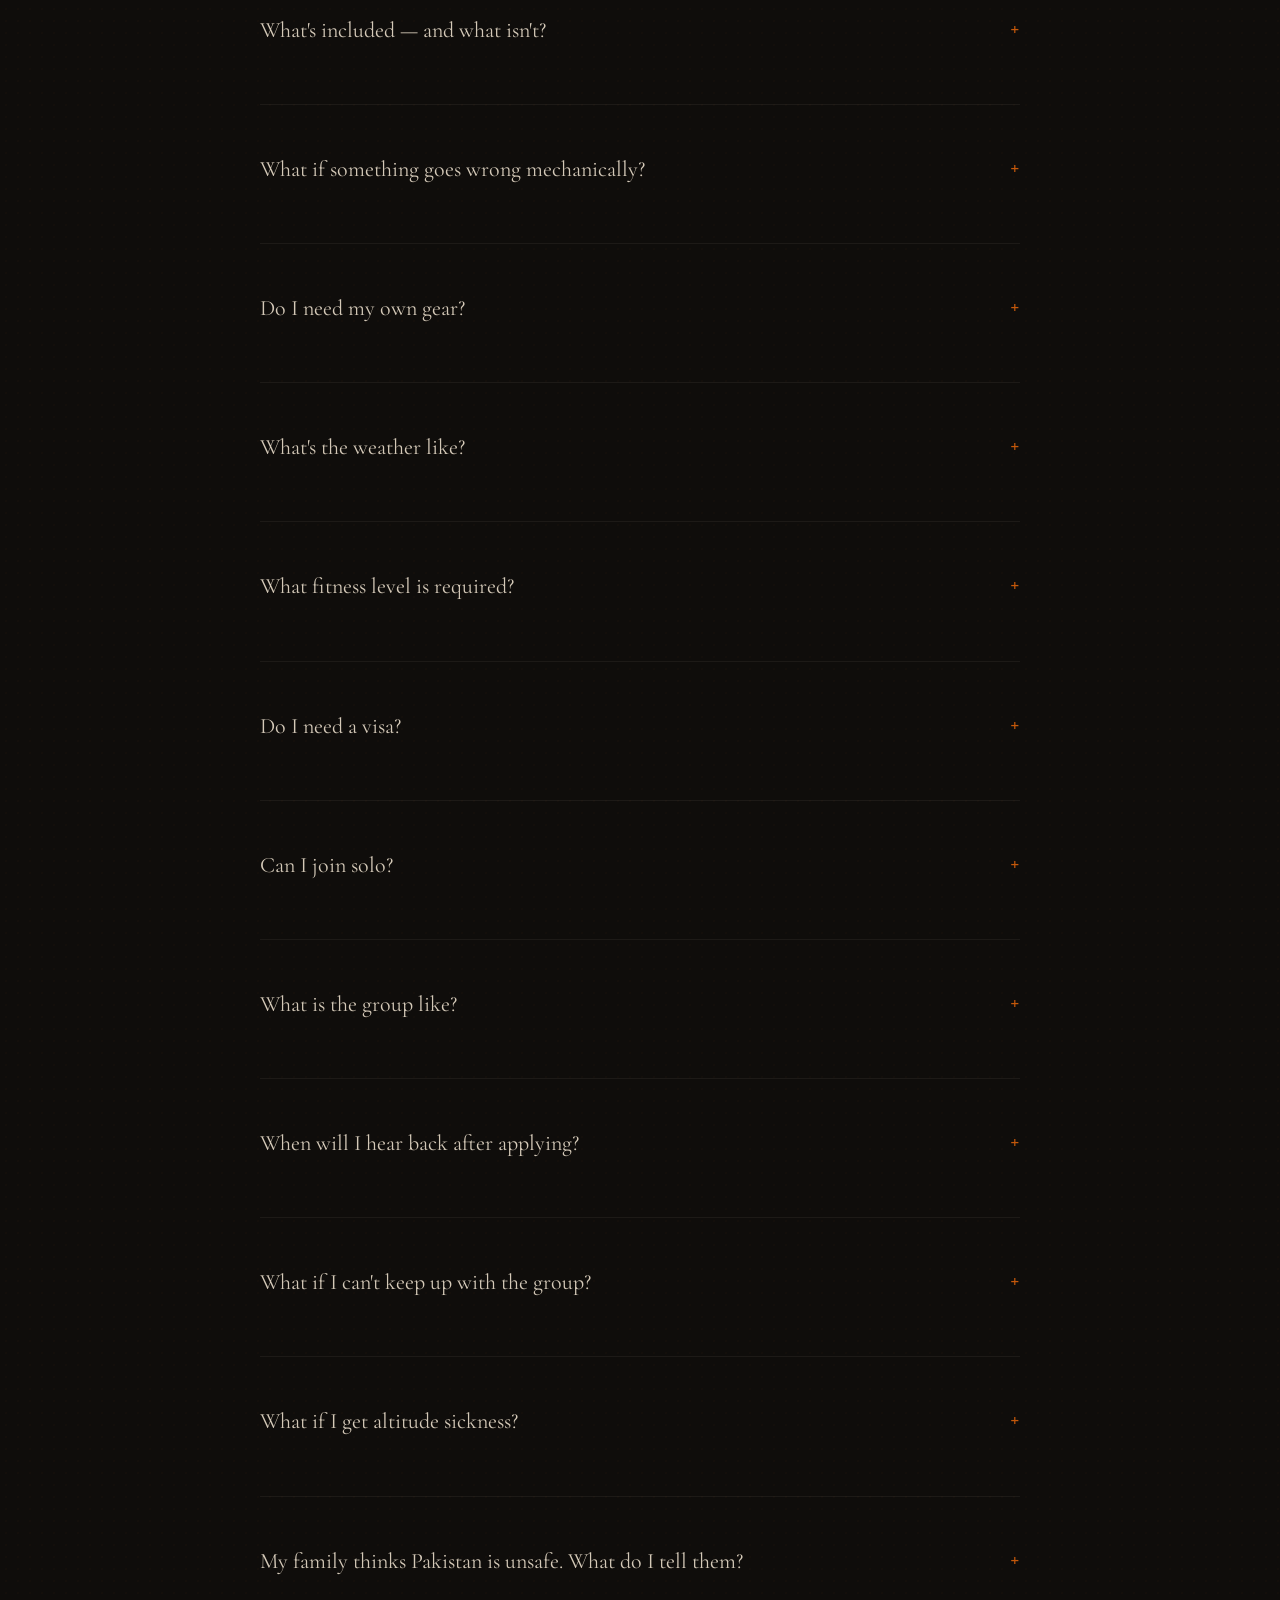
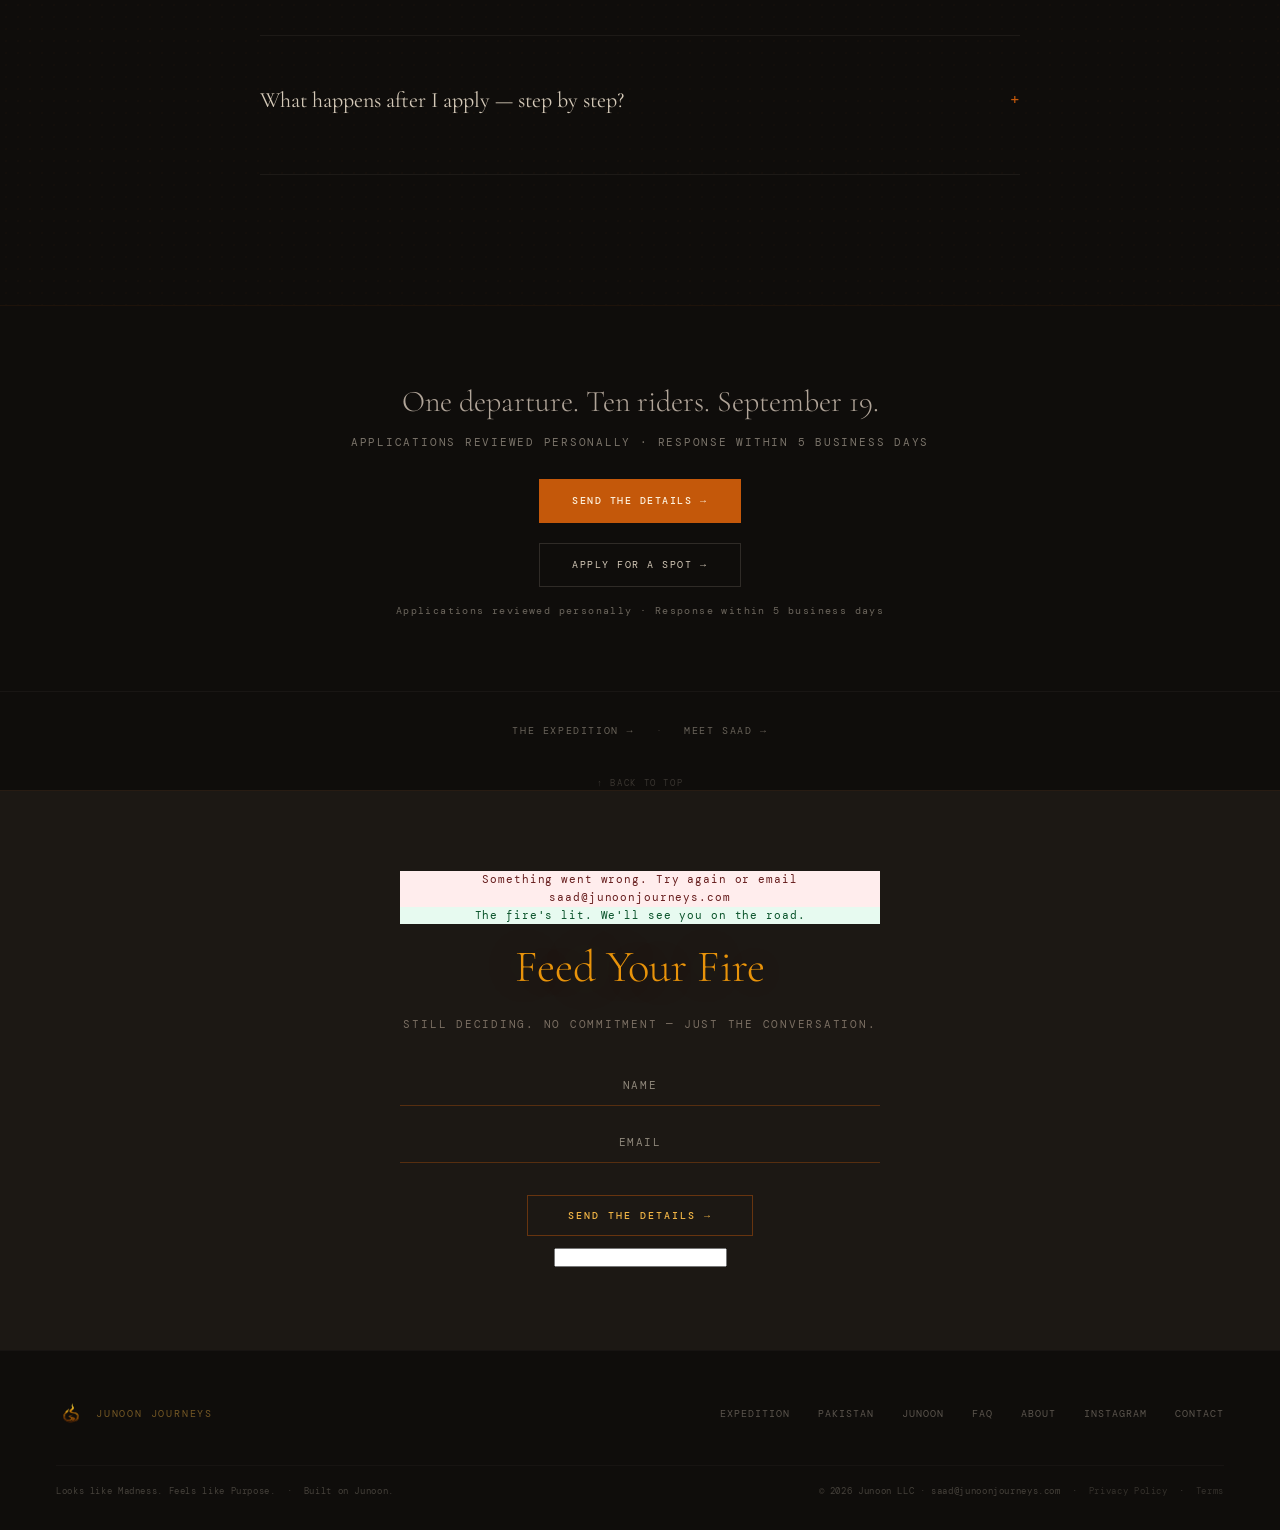
<file: faq.html>
<!DOCTYPE html>
<html lang="en">
<head>
<!-- Google Tag Manager -->
<script>(function(w,d,s,l,i){w[l]=w[l]||[];w[l].push({'gtm.start':
new Date().getTime(),event:'gtm.js'});var f=d.getElementsByTagName(s)[0],
j=d.createElement(s),dl=l!='dataLayer'?'&l='+l:'';j.async=true;j.src=
'https://www.googletagmanager.com/gtm.js?id='+i+dl;f.parentNode.insertBefore(j,f);
})(window,document,'script','dataLayer','GTM-M2ZVZX8X');</script>
<!-- End Google Tag Manager -->
<meta charset="UTF-8">
<meta name="viewport" content="width=device-width, initial-scale=1.0">
<!-- Favicon -->
<link rel="icon" type="image/png" href="images/junoon-logo-icon.png">
<link rel="apple-touch-icon" href="images/junoon-logo-icon.png">
<title>FAQ — Junoon Journeys</title>
<meta name="description" content="Questions about riding experience, safety, gear, visas, and what to expect on the Karakoram.">
<link rel="canonical" href="https://www.junoonjourneys.com/faq">
<meta name="robots" content="index, follow">
<meta property="og:type" content="website">
<meta property="og:title" content="FAQ — Junoon Journeys">
<meta property="og:description" content="Everything you're wondering about the Karakoram expedition. Safety, riding, gear, visas, and more.">
<meta property="og:url" content="https://www.junoonjourneys.com/faq">
<meta property="og:image" content="https://www.junoonjourneys.com/images/route-hunza-lake.jpg">
<meta name="twitter:card" content="summary_large_image">
<meta name="twitter:title" content="FAQ — Junoon Journeys">
<meta name="twitter:description" content="Everything you're wondering about the Karakoram expedition.">
<meta name="twitter:image" content="https://www.junoonjourneys.com/images/route-hunza-lake.jpg">
<link rel="preconnect" href="https://fonts.googleapis.com">
<link href="https://fonts.googleapis.com/css2?family=Cormorant+Garamond:ital,wght@0,300;0,400;0,500;1,300;1,400;1,500&family=DM+Sans:wght@300;400;500&family=DM+Mono:wght@400;500&family=Noto+Nastaliq+Urdu:wght@400;700&display=swap" rel="stylesheet">
<link rel="stylesheet" href="css/style.css">
<style>
/* ── faq.html page-specific styles ── */

.page-hero {
  min-height: 82vh;
  max-height: 82vh;
  display: flex;
  flex-direction: column;
  justify-content: flex-end;
  padding: 0 56px 88px;
  position: relative;
  overflow: hidden;
  background: var(--char);
}
.page-hero::before {
  content: '';
  position: absolute;
  inset: 0;
  background-image: radial-gradient(circle, rgba(196,88,10,.038) 1px, transparent 1px);
  background-size: 12px 12px;
  pointer-events: none;
}
.page-hero::after {
  content: '';
  position: absolute;
  bottom: 0;
  left: 0;
  right: 0;
  height: 50%;
  background: linear-gradient(to top, rgba(196,88,10,.04), transparent);
  pointer-events: none;
}
.page-hero-inner {
  position: relative;
  z-index: 2;
  max-width: 800px;
}
.page-hero-h1 {
  font-family: 'Cormorant Garamond', serif;
  font-size: clamp(60px, 9vw, 130px);
  color: var(--heat);
  font-weight: 300;
  line-height: .9;
  margin-bottom: 22px;
}
.page-hero-sub {
  font-family: 'Cormorant Garamond', serif;
  font-size: clamp(17px, 1.9vw, 24px);
  color: var(--ash);
  font-weight: 300;
  font-style: italic;
}

.page-end-nav {
  background: var(--char);
  padding: 80px 56px;
  border-top: 1px solid rgba(212,201,184,.04);
  display: flex;
  flex-direction: column;
  align-items: center;
  gap: 20px;
}
.page-back-top {
  font-family: 'DM Mono', monospace;
  font-size: 9px;
  letter-spacing: .22em;
  text-transform: uppercase;
  color: rgba(212,201,184,.25);
  text-decoration: none;
  transition: color .2s;
  display: block;
}
.page-back-top:hover { color: var(--amber); }
.page-tick {
  font-size: 13px;
  color: rgba(212,201,184,.15);
  display: block;
  text-align: center;
  margin-bottom: 4px;
}

@media(max-width:960px) {
  .page-hero { padding: 0 24px 72px; min-height: 72vh; }
  .page-end-nav { padding: 60px 24px; }
}

/* ── FAQ Accordion ── */
.faq-accordion { max-width: 760px; margin: 0 auto; position: relative; z-index: 1; }
.faq-item { border-bottom: 1px solid rgba(212,201,184,.07); }
.faq-item:first-child { border-top: 1px solid rgba(212,201,184,.07); }
.faq-q {
  width: 100%;
  background: transparent;
  border: none;
  text-align: left;
  cursor: pointer;
  font-family: 'Cormorant Garamond', serif;
  font-size: clamp(18px, 1.8vw, 22px);
  color: var(--parchment);
  font-weight: 400;
  line-height: 1.28;
  padding: 26px 44px 26px 0;
  position: relative;
  transition: color .2s;
  display: block;
}
.faq-q:hover { color: var(--amber); }
.faq-q::after {
  content: '+';
  position: absolute;
  right: 0;
  top: 50%;
  transform: translateY(-50%);
  font-family: 'DM Mono', monospace;
  font-size: 16px;
  color: var(--ember);
  transition: transform .25s, content .1s;
  line-height: 1;
}
.faq-q[aria-expanded="true"] { color: var(--amber); }
.faq-q[aria-expanded="true"]::after {
  content: '−';
  transform: translateY(-50%);
}
.faq-a {
  font-size: 14px;
  color: var(--smoke);
  line-height: 1.82;
  padding: 0 44px 26px 0;
  max-width: 640px;
}
</style>
<!-- Brevo Form Styles -->
<style>
  #sib-container input:-ms-input-placeholder {
    font-family: 'DM Mono', monospace;
    color: rgba(212, 201, 184, 0.62);
  }
  #sib-container input::placeholder {
    font-family: 'DM Mono', monospace;
    color: rgba(212, 201, 184, 0.62);
  }
</style>
<link rel="stylesheet" href="https://sibforms.com/forms/end-form/build/sib-styles.css">
<!-- Meta Pixel Code -->
<script>
!function(f,b,e,v,n,t,s)
{if(f.fbq)return;n=f.fbq=function(){n.callMethod?
n.callMethod.apply(n,arguments):n.queue.push(arguments)};
if(!f._fbq)f._fbq=n;n.push=n;n.loaded=!0;n.version='2.0';
n.queue=[];t=b.createElement(e);t.async=!0;
t.src=v;s=b.getElementsByTagName(e)[0];
s.parentNode.insertBefore(t,s)}(window, document,'script',
'https://connect.facebook.net/en_US/fbevents.js');
fbq('init', '1973775053241480');
fbq('track', 'PageView');
</script>
<noscript><img height="1" width="1" style="display:none"
src="https://www.facebook.com/tr?id=1973775053241480&ev=PageView&noscript=1"
/></noscript>
<!-- End Meta Pixel Code -->
<style>
/* ── Mobile Floating CTA Bar ── */
.mobile-cta-bar { display: none; }
@media(max-width:960px) {
  .mobile-cta-bar {
    display: flex;
    position: fixed;
    bottom: 0; left: 0; right: 0;
    z-index: 999;
    background: rgba(10,8,6,0.94);
    border-top: 1px solid rgba(196,88,10,.28);
    backdrop-filter: blur(12px);
    -webkit-backdrop-filter: blur(12px);
    padding: 12px 16px;
    padding-bottom: calc(12px + env(safe-area-inset-bottom));
    gap: 10px;
    align-items: center;
  }
  .mobile-cta-details {
    flex: 1; text-align: center;
    font-family: 'DM Mono', monospace;
    font-size: 10px; letter-spacing: .18em; text-transform: uppercase;
    color: rgba(212,201,184,.6); text-decoration: none;
    padding: 11px 0;
    border: 1px solid rgba(212,201,184,.14);
    transition: color .2s, border-color .2s;
  }
  .mobile-cta-details:hover { color: var(--amber); border-color: rgba(196,88,10,.4); }
  .mobile-cta-apply {
    flex: 1.4; text-align: center;
    font-family: 'DM Mono', monospace;
    font-size: 10px; letter-spacing: .18em; text-transform: uppercase;
    color: var(--char); background: var(--amber);
    text-decoration: none; padding: 12px 0;
    transition: background .2s; font-weight: 500;
  }
  .mobile-cta-apply:hover { background: var(--flame); }
  body { padding-bottom: 68px; }
}
</style>
<link rel="stylesheet" href="css/chat-widget.css">
</head>
<body id="top">
<!-- Google Tag Manager (noscript) -->
<noscript><iframe src="https://www.googletagmanager.com/ns.html?id=GTM-M2ZVZX8X"
height="0" width="0" style="display:none;visibility:hidden"></iframe></noscript>
<!-- End Google Tag Manager (noscript) -->

<!-- NAV -->
<nav id="nav">
  <a href="index.html" class="nav-brand">
    <img class="nav-logo" src="images/junoon-logo-transparent-gold.png" alt="Junoon Journeys">
    <span class="nav-brand-text mono">Junoon Journeys</span>
  </a>
  <ul class="nav-links">
    <li><a href="expedition.html">Expedition</a></li>
    <li><a href="pakistan.html">Pakistan</a></li>
    <li><a href="junoon.html">Junoon</a></li>
    <li><a href="faq.html" class="nav-active">FAQ</a></li>
    <li><a href="about.html">About</a></li>
  </ul>
  <a href="https://tally.so/r/xXNDY9" class="nav-apply" target="_blank" rel="noopener">Apply</a>

  <button class="nav-hamburger" id="navHamburger" aria-label="Open menu" aria-expanded="false">
    <span></span>
    <span></span>
    <span></span>
  </button>

  <div class="nav-mobile" id="navMobile">
    <ul class="nav-mobile-links">
      <li><a href="expedition.html">Expedition</a></li>
      <li><a href="pakistan.html">Pakistan</a></li>
      <li><a href="junoon.html">Junoon</a></li>
      <li><a href="faq.html" class="nav-active">FAQ</a></li>
      <li><a href="about.html">About</a></li>
    </ul>
    <a href="https://tally.so/r/xXNDY9" class="nav-mobile-apply" target="_blank" rel="noopener">Apply →</a>
  </div>
</nav>

<!-- ─────────────────────────────────────────── -->
<!-- HERO                                        -->
<!-- ─────────────────────────────────────────── -->
<section class="page-hero">
  <div class="page-hero-inner">
    <span class="sec-label">Before You Apply</span>
    <h1 class="page-hero-h1">Questions</h1>
    <p class="page-hero-sub">Answered directly.</p>
  </div>
</section>

<!-- ─────────────────────────────────────────── -->
<!-- FAQ                                         -->
<!-- ─────────────────────────────────────────── -->
<section class="faq-sec" id="faq">
  <div class="sec-inner">
    <div class="faq-accordion">

      <div class="faq-item">
        <button class="faq-q serif" aria-expanded="false">Is Pakistan safe?</button>
        <div class="faq-a" hidden>Pakistan has a reputation that doesn't match the reality of where we're going. Gilgit-Baltistan — the northern region this expedition rides through — is among the most visited and welcoming parts of the country. Tourist arrivals have increased significantly in recent years, and the communities along this route have been hosting travellers for centuries.<br><br>The actual risks on the Karakoram are terrain and traffic — landslides happen, roads narrow, trucks don't slow down. That's real, and we prepare for it. We monitor conditions continuously, work with local partners who know this terrain intimately, and carry contingency plans for route changes if needed.<br><br>A lot of fear comes from distance. Once you're on the ground, the questions become more specific — and specific questions are easier to answer honestly. If you're reading this hoping it's a little dangerous — it's a different kind of demanding.</div>
      </div>

      <div class="faq-item">
        <button class="faq-q serif" aria-expanded="false">Is this expedition open to women?</button>
        <div class="faq-a" hidden>Absolutely. The road doesn't care and neither do we — the only criteria are the ones listed on the main page.<br><br>On Pakistan specifically: Gilgit-Baltistan has a long history of welcoming foreign visitors of all backgrounds. Communities along the Karakoram are hospitable and respectful. Standard precautions apply — dressing modestly, being aware of local customs — but these are the same precautions any sensible traveller applies anywhere.<br><br>You won't be alone. The group travels together, the support vehicle is always close, and our local guides know every community on the route. If you have specific questions, reach out directly: <a href="mailto:saad@junoonjourneys.com" style="color:var(--amber);text-decoration:none">saad@junoonjourneys.com</a></div>
      </div>

      <div class="faq-item">
        <button class="faq-q serif" aria-expanded="false">What riding experience do I need?</button>
        <div class="faq-a" hidden>A valid motorcycle license is required — no exceptions. Beyond that, we're looking for honest self-assessment over impressive credentials. You should be comfortable on roads that aren't smooth, in conditions that aren't predictable, for long days at altitude.<br><br>You don't need to be an expert. You need to be someone who has real experience and won't panic when the road gets difficult. When in doubt, tell us the truth on the application. We'd rather help you prepare than have the wrong person on the road.</div>
      </div>

      <div class="faq-item">
        <button class="faq-q serif" aria-expanded="false">What bike will I be riding?</button>
        <div class="faq-a" hidden>All riders are on 150cc bikes provided through Pakistan Bikers, who have over ten years of experience on this specific route. These bikes are purpose-selected for the Karakoram — nimble, reliable, and well-suited to the road conditions. They are not large touring bikes. That's intentional. The terrain demands something you can actually manoeuvre.<br><br>A mechanic with over a decade on these roads rides in the support vehicle for the full 14 days.</div>
      </div>

      <div class="faq-item">
        <button class="faq-q serif" aria-expanded="false">What are the roads like?</button>
        <div class="faq-a" hidden>A mix. The Karakoram Highway has long stretches of smooth, open tarmac — and sections that are rough, narrow, or exposed where the mountain has reclaimed part of the road. Some days you'll be on one of the highest paved roads on earth. Others you'll ride through valley floors alongside rivers.<br><br>That variation is part of what keeps you engaged. You are not on a motorway. The road demands attention, and that's not a problem — that's the point.</div>
      </div>

      <div class="faq-item">
        <button class="faq-q serif" aria-expanded="false">What's included — and what isn't?</button>
        <div class="faq-a" hidden><strong style="color:var(--parchment);font-weight:400;">Included:</strong> Accommodation, breakfast and dinner, motorcycle rental, fuel, support vehicle, experienced local guide, mechanic, permits, and a Junoon Journeys leather jacket that's yours to keep.<br><br><strong style="color:var(--parchment);font-weight:400;">Not included:</strong> International flights, travel insurance, personal riding gear (helmet, boots, protective pants), visa fees, and personal expenses. A full breakdown is in the information packet sent to accepted riders.</div>
      </div>

      <div class="faq-item">
        <button class="faq-q serif" aria-expanded="false">What if something goes wrong mechanically?</button>
        <div class="faq-a" hidden>A 4x4 support vehicle with an experienced mechanic follows the group throughout the entire route. Pakistan Bikers has been running these roads for over a decade — mechanical issues are anticipated, not emergencies. You will not be left on the side of a mountain pass alone.<br><br>Your main bag travels in the support vehicle throughout the trip. If you need to come off the bike for any reason, you're covered.</div>
      </div>

      <div class="faq-item">
        <button class="faq-q serif" aria-expanded="false">Do I need my own gear?</button>
        <div class="faq-a" hidden>A helmet is mandatory — bring your own or we can advise on rental. Riding boots and protective pants are strongly recommended.<br><br>Every rider receives a custom Junoon Journeys leather jacket — included in the expedition price. Yours to keep.</div>
      </div>

      <div class="faq-item">
        <button class="faq-q serif" aria-expanded="false">What's the weather like?</button>
        <div class="faq-a" hidden>September and early October are the best months to ride this route. Days are warm and clear, nights cool at altitude. Hunza in full autumn colour is one of the most visually striking things you'll see in your life.<br><br>At Khunjerab Pass at 4,693m it will be cold regardless of the season — bring serious layers. A full packing guide is included in the information packet sent to accepted riders.</div>
      </div>

      <div class="faq-item">
        <button class="faq-q serif" aria-expanded="false">What fitness level is required?</button>
        <div class="faq-a" hidden>You don't need to be an athlete. You need to be someone who doesn't quit when things get uncomfortable. Long days on a motorcycle at altitude are physically demanding even if you're fit — the altitude itself takes adjustment.<br><br>Beyond the riding, the expedition includes optional hikes ranging from moderate to tough. Some of the best views on the entire trip are only accessible on foot. None are mandatory, but a basic cardio base makes everything more enjoyable.</div>
      </div>

      <div class="faq-item">
        <button class="faq-q serif" aria-expanded="false">Do I need a visa?</button>
        <div class="faq-a" hidden>Most nationalities require a visa to enter Pakistan. Many countries are eligible for visa on arrival or e-visa. We offer visa processing assistance at additional cost — note your nationality on the application and we'll advise on the right process for you.<br><br>Start early. Pakistani visa processing times vary and we don't want it to be the thing that stops you.</div>
      </div>

      <div class="faq-item">
        <button class="faq-q serif" aria-expanded="false">Can I join solo?</button>
        <div class="faq-a" hidden>Yes. Most riders join solo. The group dynamic is a core part of the experience — you will not feel alone for long. By day three, the people around you will feel less like strangers and more like the only ones who understand what you're in the middle of.</div>
      </div>

      <div class="faq-item">
        <button class="faq-q serif" aria-expanded="false">What is the group like?</button>
        <div class="faq-a" hidden>Up to 10 riders per expedition. We select based on fit, experience, and group balance — not first come first served. You won't all be the same type of person. That's intentional. The conversations that happen when genuinely different people are stuck in the same extraordinary place together are usually the most valuable part of the trip.</div>
      </div>

      <div class="faq-item">
        <button class="faq-q serif" aria-expanded="false">When will I hear back after applying?</button>
        <div class="faq-a" hidden>Within 5 business days. Every application is reviewed personally — no automated decisions. If you have questions before applying, reach out directly: <a href="mailto:saad@junoonjourneys.com" style="color:var(--amber);text-decoration:none">saad@junoonjourneys.com</a></div>
      </div>

      <div class="faq-item">
        <button class="faq-q serif" aria-expanded="false">What if I can't keep up with the group?</button>
        <div class="faq-a" hidden>This question comes from the right place — it means you're taking the road seriously. We screen for it on the application, specifically because we don't want someone on the Karakoram who isn't prepared for it.<br><br>If you're accepted, you're accepted because we believe you can do it. On the road, we ride with flexible pacing inside a clear group structure. The support vehicle stays with the group and can be with any rider who needs it. Nobody is left waiting alone at a pass.<br><br>If you're genuinely unsure whether you're physically ready — be honest on the application. We'd rather have that conversation before departure than manage it at altitude.</div>
      </div>

      <div class="faq-item">
        <button class="faq-q serif" aria-expanded="false">What if I get altitude sickness?</button>
        <div class="faq-a" hidden>It's a real consideration on this route. Khunjerab Pass sits at 4,693m, and the body doesn't always adapt on schedule.<br><br>We build acclimatization into the route rather than treating altitude as an obstacle. Symptoms are monitored during daily briefings. If someone is struggling — headache, nausea, poor sleep, reduced coordination — we adjust pace, schedule rest, and evaluate. Descent is always available. The local guide has managed this before, more than once.<br><br>The practical answer: come fit, stay hydrated, and tell us if something feels off. Early honesty prevents serious problems.</div>
      </div>

      <div class="faq-item">
        <button class="faq-q serif" aria-expanded="false">My family thinks Pakistan is unsafe. What do I tell them?</button>
        <div class="faq-a" hidden>Tell them where you're going specifically: Gilgit-Baltistan and the Karakoram Highway. Not Karachi. Not the tribal border areas. Not the places the headlines are about.<br><br>This region has been receiving foreign tourists at increasing numbers for years. The communities on this route have hosted travellers for decades. The terrain is genuinely demanding — that's a different kind of risk than political instability, and it's the one we actually plan around.<br><br>If your family wants more than that — they can email directly: <a href="mailto:saad@junoonjourneys.com" style="color:var(--amber);text-decoration:none">saad@junoonjourneys.com</a>. Serious questions get serious answers.</div>
      </div>

      <div class="faq-item">
        <button class="faq-q serif" aria-expanded="false">What happens after I apply — step by step?</button>
        <div class="faq-a" hidden>Here's the full pipeline so nothing is a surprise:<br><br>
          <strong style="color:var(--parchment);font-weight:400;">1. Application submitted</strong> — you fill out the Tally form.<br>
          <strong style="color:var(--parchment);font-weight:400;">2. Review</strong> — every application is read personally, usually within 5 business days.<br>
          <strong style="color:var(--parchment);font-weight:400;">3. Short call</strong> — if you're a likely fit, we schedule a 20-minute conversation to make sure the trip is right for you and you're right for the group.<br>
          <strong style="color:var(--parchment);font-weight:400;">4. Acceptance</strong> — if we're both a go, you receive an acceptance email with the participant agreement and deposit instructions.<br>
          <strong style="color:var(--parchment);font-weight:400;">5. Deposit</strong> — $1,050 non-refundable, due within 7 days of acceptance. Secures your spot.<br>
          <strong style="color:var(--parchment);font-weight:400;">6. Prep packet</strong> — gear list, packing guide, visa guidance, and route overview sent once deposit is received.<br>
          <strong style="color:var(--parchment);font-weight:400;">7. Final payment</strong> — $2,450 due August 15, 2026.<br>
          <strong style="color:var(--parchment);font-weight:400;">8. Departure</strong> — September 19, 2026. Islamabad.<br><br>
          Questions at any point: <a href="mailto:saad@junoonjourneys.com" style="color:var(--amber);text-decoration:none">saad@junoonjourneys.com</a></div>
      </div>

    </div>
  </div>
</section>

<!-- ─────────────────────────────────────────── -->
<!-- CTA                                         -->
<!-- ─────────────────────────────────────────── -->
<div style="background:var(--char);padding:72px 56px;text-align:center;border-top:1px solid rgba(196,88,10,.08);">
  <p style="font-family:'Cormorant Garamond',serif;font-size:clamp(20px,2.4vw,30px);font-weight:300;color:var(--ash);margin:0 0 8px;">One departure. Ten riders. September 19.</p>
  <p style="font-family:'DM Mono',monospace;font-size:11px;letter-spacing:.16em;text-transform:uppercase;color:rgba(212,201,184,.55);margin:0 0 28px;">Applications reviewed personally · Response within 5 business days</p>
  <a href="#" class="btn-primary" data-modal="email" style="display:inline-block;margin-bottom:20px;">Send the Details →</a>
  <br>
  <a href="https://tally.so/r/xXNDY9" class="btn-secondary" target="_blank" rel="noopener" style="display:inline-block;">Apply for a Spot →</a>
  <p style="font-family:'DM Mono',monospace;font-size:10px;letter-spacing:.14em;color:rgba(212,201,184,.48);margin-top:16px;">Applications reviewed personally · Response within 5 business days</p>
</div>

<!-- ─────────────────────────────────────────── -->
<!-- END NAV                                     -->
<!-- ─────────────────────────────────────────── -->
<div class="page-nav-strip">
  <a href="expedition.html" class="page-nav-link">The Expedition →</a>
  <span class="page-nav-sep">·</span>
  <a href="about.html" class="page-nav-link">Meet Saad →</a>
</div>
<a href="#top" class="page-back-inline">↑ Back to top</a>


<!-- EMAIL CAPTURE -->
<section class="email-sec">
  <div class="email-sec-inner">
    <div class="sib-form">
      <div id="sib-form-container" class="sib-form-container">
        <div id="error-message" class="sib-form-message-panel" style="font-size:13px; text-align:center; font-family:'DM Mono',monospace; color:#661d1d; background-color:#ffeded; border-radius:0; border-color:#ff4949; max-width:100%;">
          <div class="sib-form-message-panel__text sib-form-message-panel__text--center">
            <span class="sib-form-message-panel__inner-text">Something went wrong. Try again or email saad@junoonjourneys.com</span>
          </div>
        </div>
        <div id="success-message" class="sib-form-message-panel" style="font-size:13px; text-align:center; font-family:'DM Mono',monospace; color:#085229; background-color:#e7faf0; border-radius:0; border-color:#13ce66; max-width:100%;">
          <div class="sib-form-message-panel__text sib-form-message-panel__text--center">
            <span class="sib-form-message-panel__inner-text">The fire's lit. We'll see you on the road.</span>
          </div>
        </div>
        <div id="sib-container" class="sib-container--medium sib-container--vertical">
          <form id="sib-form" method="POST" action="https://1a97d748.sibforms.com/serve/[base64]" data-type="subscription">
            <div style="padding: 8px 0;">
              <div class="sib-form-block">
                <p style="font-size:clamp(28px,3.5vw,46px); font-family:'Cormorant Garamond',serif; font-weight:300; color:var(--flame); background:transparent; text-align:center; margin:0; text-shadow:0 0 60px rgba(232,147,10,.3);">Feed Your Fire</p>
              </div>
            </div>
            <div style="padding: 4px 0 24px;">
              <div class="sib-form-block">
                <p style="font-size:11px; font-family:'DM Mono',monospace; letter-spacing:0.16em; text-transform:uppercase; color:#7a6e62; background:transparent; text-align:center; margin:0;">Still deciding. No commitment — just the conversation.</p>
              </div>
            </div>
            <div style="padding: 8px 0;">
              <div class="sib-input sib-form-block">
                <div class="form__entry entry_block">
                  <div class="form__label-row">
                    <div class="entry__field">
                      <input class="input" maxlength="200" type="text" id="FIRSTNAME" name="FIRSTNAME" autocomplete="off" placeholder="Name" data-required="true" required />
                    </div>
                  </div>
                  <label class="entry__error entry__error--primary" style="font-size:12px; font-family:'DM Mono',monospace; color:#661d1d; background-color:#ffeded; border-radius:0; border-color:#ff4949;"></label>
                </div>
              </div>
            </div>
            <div style="padding: 8px 0;">
              <div class="sib-input sib-form-block">
                <div class="form__entry entry_block">
                  <div class="form__label-row">
                    <div class="entry__field">
                      <input class="input" type="text" id="EMAIL" name="EMAIL" autocomplete="off" placeholder="Email" data-required="true" required />
                    </div>
                  </div>
                  <label class="entry__error entry__error--primary" style="font-size:12px; font-family:'DM Mono',monospace; color:#661d1d; background-color:#ffeded; border-radius:0; border-color:#ff4949;"></label>
                </div>
              </div>
            </div>
            <div style="padding: 16px 0 8px;">
              <div class="sib-form-block" style="text-align:center;">
                <button class="sib-form-block__button sib-form-block__button-with-loader" form="sib-form" type="submit">
                  <svg class="icon clickable__icon progress-indicator__icon sib-hide-loader-icon" viewBox="0 0 512 512">
                    <path d="M460.116 373.846l-20.823-12.022c-5.541-3.199-7.54-10.159-4.663-15.874 30.137-59.886 28.343-131.652-5.386-189.946-33.641-58.394-94.896-95.833-161.827-99.676C261.028 55.961 256 50.751 256 44.352V20.309c0-6.904 5.808-12.337 12.703-11.982 83.556 4.306 160.163 50.864 202.11 123.677 42.063 72.696 44.079 162.316 6.031 236.832-3.14 6.148-10.75 8.461-16.728 5.01z" />
                  </svg>
                  Send the Details →
                </button>
              </div>
            </div>
            <input type="text" name="email_address_check" value="" class="input--hidden">
            <input type="hidden" name="locale" value="en">
          </form>
        </div>
      </div>
    </div>
  </div>
</section>

<!-- FOOTER -->
<footer>
  <div class="foot-top">
    <a href="index.html" class="foot-brand">
      <img class="foot-logo" src="images/junoon-logo-transparent-gold.png" alt="Junoon Journeys">
      <span class="foot-brand-text">Junoon Journeys</span>
    </a>
    <div class="foot-links">
      <a href="expedition.html">Expedition</a>
      <a href="pakistan.html">Pakistan</a>
      <a href="junoon.html">Junoon</a>
      <a href="faq.html">FAQ</a>
      <a href="about.html">About</a>
      <a href="https://instagram.com/junoonjourneys" target="_blank" rel="noopener">Instagram</a>
      <a href="mailto:saad@junoonjourneys.com">Contact</a>
    </div>
  </div>
  <div class="foot-bottom">
    <span class="foot-copy mono">Looks like Madness. Feels like Purpose. &nbsp;·&nbsp; Built on Junoon.</span>
    <span class="foot-copy mono">© 2026 Junoon LLC · saad@junoonjourneys.com &nbsp;·&nbsp; <a href="privacy.html" style="color:inherit;text-decoration:none;opacity:.7;">Privacy Policy</a> &nbsp;·&nbsp; <a href="terms.html" style="color:inherit;text-decoration:none;opacity:.7;">Terms</a></span>
  </div>
</footer>

<!-- EMAIL MODAL -->
<div id="emailModal" class="modal-overlay" aria-hidden="true" role="dialog" aria-modal="true">
  <div class="modal-box">
    <button class="modal-close" id="modalClose" aria-label="Close">✕</button>
    <p class="modal-heading">Feed Your Fire</p>
    <span class="modal-sub">Expedition updates, stories, and first access.</span>
    <form id="modal-form" method="POST" action="https://1a97d748.sibforms.com/serve/[base64]" data-type="subscription">
      <input class="modal-input" type="text" name="FIRSTNAME" placeholder="Name" required autocomplete="off">
      <input class="modal-input" type="email" name="EMAIL" placeholder="Email" required autocomplete="off">
      <button class="modal-submit" type="submit">Send the Details →</button>
      <input type="text" name="email_address_check" value="" style="display:none">
      <input type="hidden" name="locale" value="en">
    </form>
    <p class="modal-success" id="modalSuccess">The fire's lit. We'll see you on the road.</p>
  </div>
</div>

<!-- MOBILE FLOATING CTA BAR -->
<div class="mobile-cta-bar" aria-label="Quick actions">
  <a href="#" class="mobile-cta-details" data-modal="email">Send Details</a>
  <a href="https://tally.so/r/xXNDY9" class="mobile-cta-apply" target="_blank" rel="noopener">Apply →</a>
</div>

<script src="js/script.js"></script>

<!-- Brevo Form Script -->
<script>
  window.REQUIRED_CODE_ERROR_MESSAGE = 'Please choose a country code';
  window.LOCALE = 'en';
  window.EMAIL_INVALID_MESSAGE = "That doesn't look like a valid email. Try again.";
  window.REQUIRED_ERROR_MESSAGE = "Drop your info in first.";
  window.GENERIC_INVALID_MESSAGE = "That doesn't look right. Try again.";
  window.translation = {
    common: {
      selectedList: '{quantity} list selected',
      selectedLists: '{quantity} lists selected',
      selectedOption: '{quantity} selected',
      selectedOptions: '{quantity} selected',
    }
  };
  var AUTOHIDE = Boolean(0);
</script>
<script defer src="https://sibforms.com/forms/end-form/build/main.js"></script>
<script>
(function () {
  // FAQ accordion
  document.querySelectorAll('.faq-q').forEach(function(btn) {
    btn.addEventListener('click', function() {
      var answer = btn.nextElementSibling;
      var isOpen = btn.getAttribute('aria-expanded') === 'true';
      // Close all
      document.querySelectorAll('.faq-q').forEach(function(b) {
        b.setAttribute('aria-expanded', 'false');
        b.nextElementSibling.hidden = true;
      });
      // Open this one if it was closed
      if (!isOpen) {
        btn.setAttribute('aria-expanded', 'true');
        answer.hidden = false;
      }
    });
  });
}());

(function () {
  var modal = document.getElementById('emailModal');
  var closeBtn = document.getElementById('modalClose');
  var form = document.getElementById('modal-form');
  var successMsg = document.getElementById('modalSuccess');
  function openModal(e) { if (e) e.preventDefault(); modal.classList.add('open'); modal.setAttribute('aria-hidden','false'); document.body.style.overflow='hidden'; }
  function closeModal() { modal.classList.remove('open'); modal.setAttribute('aria-hidden','true'); document.body.style.overflow=''; }
  document.querySelectorAll('[data-modal="email"]').forEach(function(el){ el.addEventListener('click', openModal); });
  closeBtn.addEventListener('click', closeModal);
  modal.addEventListener('click', function(e){ if(e.target===modal) closeModal(); });
  document.addEventListener('keydown', function(e){ if(e.key==='Escape') closeModal(); });
  if (form) { form.addEventListener('submit', function(e){ e.preventDefault(); fetch(form.action,{method:'POST',body:new FormData(form)}).then(function(){ form.style.display='none'; successMsg.style.display='block'; }).catch(function(){ }); }); }
})();
</script>
<script src="js/chat-widget.js"></script>
</body>
</html>
</file>
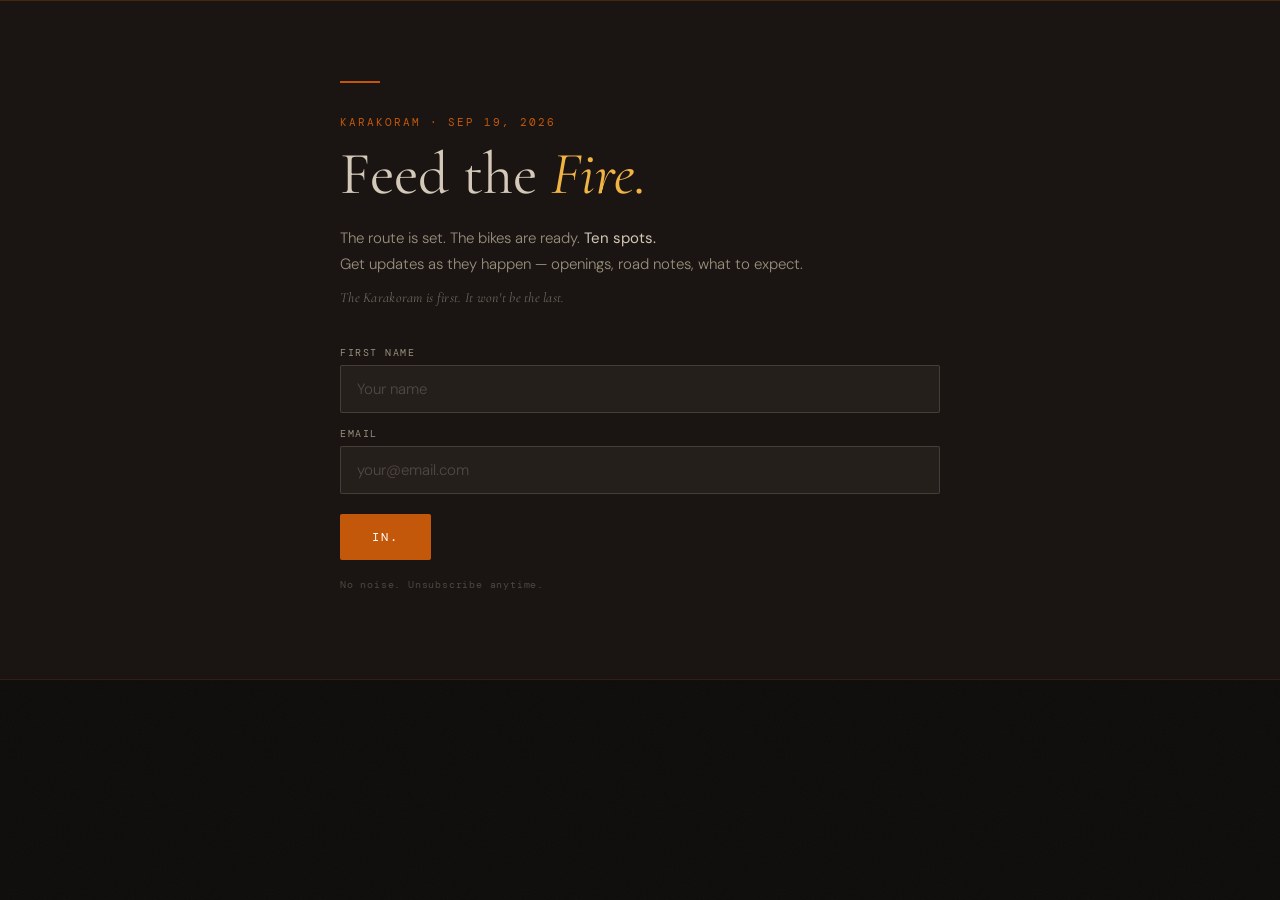
<file: feed-the-fire.html>
<!DOCTYPE html>
<html lang="en">
<head>
  <meta charset="UTF-8">
  <meta name="viewport" content="width=device-width, initial-scale=1.0">
  <meta name="robots" content="noindex, nofollow">
  <title>Feed the Fire — Junoon Journeys</title>
  <link rel="preconnect" href="https://fonts.googleapis.com">
  <link rel="preconnect" href="https://fonts.gstatic.com" crossorigin>
  <link href="https://fonts.googleapis.com/css2?family=Cormorant+Garamond:ital,wght@0,400;0,600;1,400&family=DM+Mono:wght@400;500&family=DM+Sans:wght@300;400&family=Noto+Nastaliq+Urdu:wght@400;700&display=swap" rel="stylesheet">
  <style>
    /* ── Brand variables ── */
    :root {
      --char:      #0F0D0B;
      --char-warm: #1A1512;
      --ember:     #C4580A;
      --amber:     #F0B445;
      --parchment: #D4C9B8;
      --parchment-dim: #9A8F7E;
      --cold:      #1E2D3D;
    }

    *, *::before, *::after { box-sizing: border-box; margin: 0; padding: 0; }

    body {
      background: var(--char);
      font-family: 'DM Sans', sans-serif;
      -webkit-font-smoothing: antialiased;
    }

    /* ── Grain overlay ── */
    body::before {
      content: '';
      position: fixed;
      inset: 0;
      pointer-events: none;
      z-index: 0;
      opacity: 0.028;
      background-image: url("data:image/svg+xml,%3Csvg viewBox='0 0 256 256' xmlns='http://www.w3.org/2000/svg'%3E%3Cfilter id='n'%3E%3CfeTurbulence type='fractalNoise' baseFrequency='0.9' numOctaves='4' stitchTiles='stitch'/%3E%3C/filter%3E%3Crect width='100%25' height='100%25' filter='url(%23n)'/%3E%3C/svg%3E");
      background-size: 256px 256px;
    }

    /* ── Section wrapper ── */
    .ftf-section {
      position: relative;
      z-index: 1;
      background: var(--char-warm);
      border-top: 1px solid rgba(196, 88, 10, 0.25);
      border-bottom: 1px solid rgba(196, 88, 10, 0.15);
      padding: 80px 24px 88px;
    }

    .ftf-inner {
      max-width: 600px;
      margin: 0 auto;
    }

    /* ── Ember bar ── */
    .ftf-bar {
      width: 40px;
      height: 2px;
      background: var(--ember);
      margin-bottom: 32px;
    }

    /* ── Label above heading ── */
    .ftf-eyebrow {
      font-family: 'DM Mono', monospace;
      font-size: 11px;
      letter-spacing: 0.18em;
      text-transform: uppercase;
      color: var(--ember);
      margin-bottom: 14px;
    }

    /* ── Main heading ── */
    .ftf-heading {
      font-family: 'Cormorant Garamond', serif;
      font-size: clamp(40px, 7vw, 60px);
      font-weight: 400;
      line-height: 1.05;
      color: var(--parchment);
      margin-bottom: 20px;
    }

    .ftf-heading em {
      font-style: italic;
      color: var(--amber);
    }

    /* ── Body copy ── */
    .ftf-body {
      font-family: 'DM Sans', sans-serif;
      font-size: 15px;
      font-weight: 300;
      line-height: 1.7;
      color: var(--parchment-dim);
      margin-bottom: 12px;
    }

    .ftf-body strong {
      color: var(--parchment);
      font-weight: 400;
    }

    /* ── Teaser line ── */
    .ftf-teaser {
      font-family: 'Cormorant Garamond', serif;
      font-size: 14px;
      font-style: italic;
      color: rgba(212, 201, 184, 0.45);
      margin-bottom: 40px;
      letter-spacing: 0.02em;
    }

    /* ── Form ── */
    .ftf-form {
      display: flex;
      flex-direction: column;
      gap: 14px;
    }

    .ftf-field {
      display: flex;
      flex-direction: column;
      gap: 6px;
    }

    .ftf-label {
      font-family: 'DM Mono', monospace;
      font-size: 10px;
      letter-spacing: 0.15em;
      text-transform: uppercase;
      color: var(--parchment-dim);
    }

    .ftf-input {
      background: rgba(212, 201, 184, 0.06);
      border: 1px solid rgba(212, 201, 184, 0.18);
      border-radius: 2px;
      padding: 13px 16px;
      font-family: 'DM Sans', sans-serif;
      font-size: 15px;
      font-weight: 300;
      color: var(--parchment);
      width: 100%;
      transition: border-color 0.2s, background 0.2s;
      outline: none;
      -webkit-appearance: none;
    }

    .ftf-input::placeholder {
      color: rgba(212, 201, 184, 0.25);
    }

    .ftf-input:focus {
      border-color: var(--ember);
      background: rgba(196, 88, 10, 0.05);
    }

    /* ── Submit button ── */
    .ftf-submit {
      margin-top: 6px;
      background: var(--ember);
      border: none;
      border-radius: 2px;
      padding: 15px 32px;
      font-family: 'DM Mono', monospace;
      font-size: 12px;
      letter-spacing: 0.16em;
      text-transform: uppercase;
      color: #fff;
      cursor: pointer;
      transition: background 0.2s, transform 0.15s;
      align-self: flex-start;
    }

    .ftf-submit:hover:not(:disabled) {
      background: #d9620f;
    }

    .ftf-submit:active:not(:disabled) {
      transform: translateY(1px);
    }

    .ftf-submit:disabled {
      opacity: 0.5;
      cursor: not-allowed;
    }

    /* ── Error ── */
    .ftf-error {
      font-family: 'DM Mono', monospace;
      font-size: 11px;
      color: #e05a3a;
      letter-spacing: 0.05em;
      display: none;
      margin-top: 4px;
    }

    .ftf-error.visible { display: block; }

    /* ── Success state ── */
    .ftf-success {
      display: none;
      flex-direction: column;
      gap: 14px;
    }

    .ftf-success.visible { display: flex; }
    .ftf-form.hidden { display: none; }

    .ftf-success-bar {
      width: 32px;
      height: 2px;
      background: var(--amber);
    }

    .ftf-success-heading {
      font-family: 'Cormorant Garamond', serif;
      font-size: clamp(28px, 5vw, 40px);
      font-weight: 400;
      color: var(--parchment);
      line-height: 1.1;
    }

    .ftf-success-body {
      font-family: 'DM Sans', sans-serif;
      font-size: 14px;
      font-weight: 300;
      color: var(--parchment-dim);
      line-height: 1.65;
    }

    .ftf-success-body strong {
      color: var(--amber);
      font-weight: 400;
    }

    /* ── Privacy note ── */
    .ftf-privacy {
      font-family: 'DM Mono', monospace;
      font-size: 10px;
      letter-spacing: 0.08em;
      color: rgba(212, 201, 184, 0.28);
      margin-top: 18px;
    }

    /* ── Responsive ── */
    @media (max-width: 480px) {
      .ftf-section { padding: 60px 20px 68px; }
      .ftf-submit { width: 100%; text-align: center; align-self: stretch; }
    }
  </style>
</head>
<body>

<!--
  ═══════════════════════════════════════════════════════
  FEED THE FIRE — Email capture section
  Drop this <section> block (and accompanying <script>)
  into the main site. Remove <html>/<head>/<body> wrappers.

  Before going live, fill in:
    BREVO_API_KEY  — your Brevo API key (Settings → API Keys)
    BREVO_LIST_ID  — your Brevo list ID (Contacts → Lists)
  ═══════════════════════════════════════════════════════
-->

<section class="ftf-section" id="feed-the-fire">
  <div class="ftf-inner">

    <div class="ftf-bar"></div>
    <p class="ftf-eyebrow">Karakoram · Sep 19, 2026</p>

    <h2 class="ftf-heading">Feed the <em>Fire.</em></h2>

    <p class="ftf-body">
      The route is set. The bikes are ready. <strong>Ten spots.</strong><br>
      Get updates as they happen — openings, road notes, what to expect.
    </p>

    <p class="ftf-teaser">The Karakoram is first. It won't be the last.</p>

    <!-- ── Form ── -->
    <form class="ftf-form" id="ftfForm" novalidate>

      <div class="ftf-field">
        <label class="ftf-label" for="ftf-name">First name</label>
        <input
          class="ftf-input"
          type="text"
          id="ftf-name"
          name="name"
          placeholder="Your name"
          autocomplete="given-name"
          required
        >
      </div>

      <div class="ftf-field">
        <label class="ftf-label" for="ftf-email">Email</label>
        <input
          class="ftf-input"
          type="email"
          id="ftf-email"
          name="email"
          placeholder="your@email.com"
          autocomplete="email"
          required
        >
        <span class="ftf-error" id="ftfError"></span>
      </div>

      <button class="ftf-submit" type="submit" id="ftfSubmit">In.</button>

    </form>

    <!-- ── Success state ── -->
    <div class="ftf-success" id="ftfSuccess">
      <div class="ftf-success-bar"></div>
      <h3 class="ftf-success-heading">You're in.</h3>
      <p class="ftf-success-body">
        Updates come when there's something worth saying.<br>
        <strong>September 19.</strong> Islamabad. Karakoram.
      </p>
    </div>

    <p class="ftf-privacy">No noise. Unsubscribe anytime.</p>

  </div>
</section>

<script>
  (function () {
    // ── CONFIG — fill these in before going live ──
    const BREVO_API_KEY = 'YOUR_BREVO_API_KEY';   // Settings → SMTP & API → API Keys
    const BREVO_LIST_ID = 0;                       // Contacts → Lists → your list ID (integer)
    // ─────────────────────────────────────────────

    const form      = document.getElementById('ftfForm');
    const nameInput = document.getElementById('ftf-name');
    const emailInput= document.getElementById('ftf-email');
    const submitBtn = document.getElementById('ftfSubmit');
    const errorEl   = document.getElementById('ftfError');
    const successEl = document.getElementById('ftfSuccess');

    function showError(msg) {
      errorEl.textContent = msg;
      errorEl.classList.add('visible');
    }

    function clearError() {
      errorEl.textContent = '';
      errorEl.classList.remove('visible');
    }

    function isValidEmail(email) {
      return /^[^\s@]+@[^\s@]+\.[^\s@]+$/.test(email.trim());
    }

    form.addEventListener('submit', async function (e) {
      e.preventDefault();
      clearError();

      const firstName = nameInput.value.trim();
      const email     = emailInput.value.trim();

      if (!firstName) {
        nameInput.focus();
        return;
      }

      if (!isValidEmail(email)) {
        showError('Check that address and try again.');
        emailInput.focus();
        return;
      }

      // Disable while submitting
      submitBtn.disabled = true;
      submitBtn.textContent = '...';

      try {
        const payload = {
          email: email,
          attributes: {
            FIRSTNAME: firstName
          },
          listIds: [BREVO_LIST_ID],
          updateEnabled: true   // update contact if already exists
        };

        const response = await fetch('https://api.brevo.com/v3/contacts', {
          method: 'POST',
          headers: {
            'Content-Type': 'application/json',
            'api-key': BREVO_API_KEY
          },
          body: JSON.stringify(payload)
        });

        // 201 = created, 204 = updated (already exists) — both are success
        if (response.status === 201 || response.status === 204) {
          form.classList.add('hidden');
          successEl.classList.add('visible');
        } else {
          const data = await response.json().catch(() => ({}));
          const msg = data.message || 'Something went wrong. Try again.';
          showError(msg);
          submitBtn.disabled = false;
          submitBtn.textContent = 'In.';
        }

      } catch (err) {
        showError('Connection error. Try again.');
        submitBtn.disabled = false;
        submitBtn.textContent = 'In.';
      }
    });
  })();
</script>

</body>
</html>
</file>
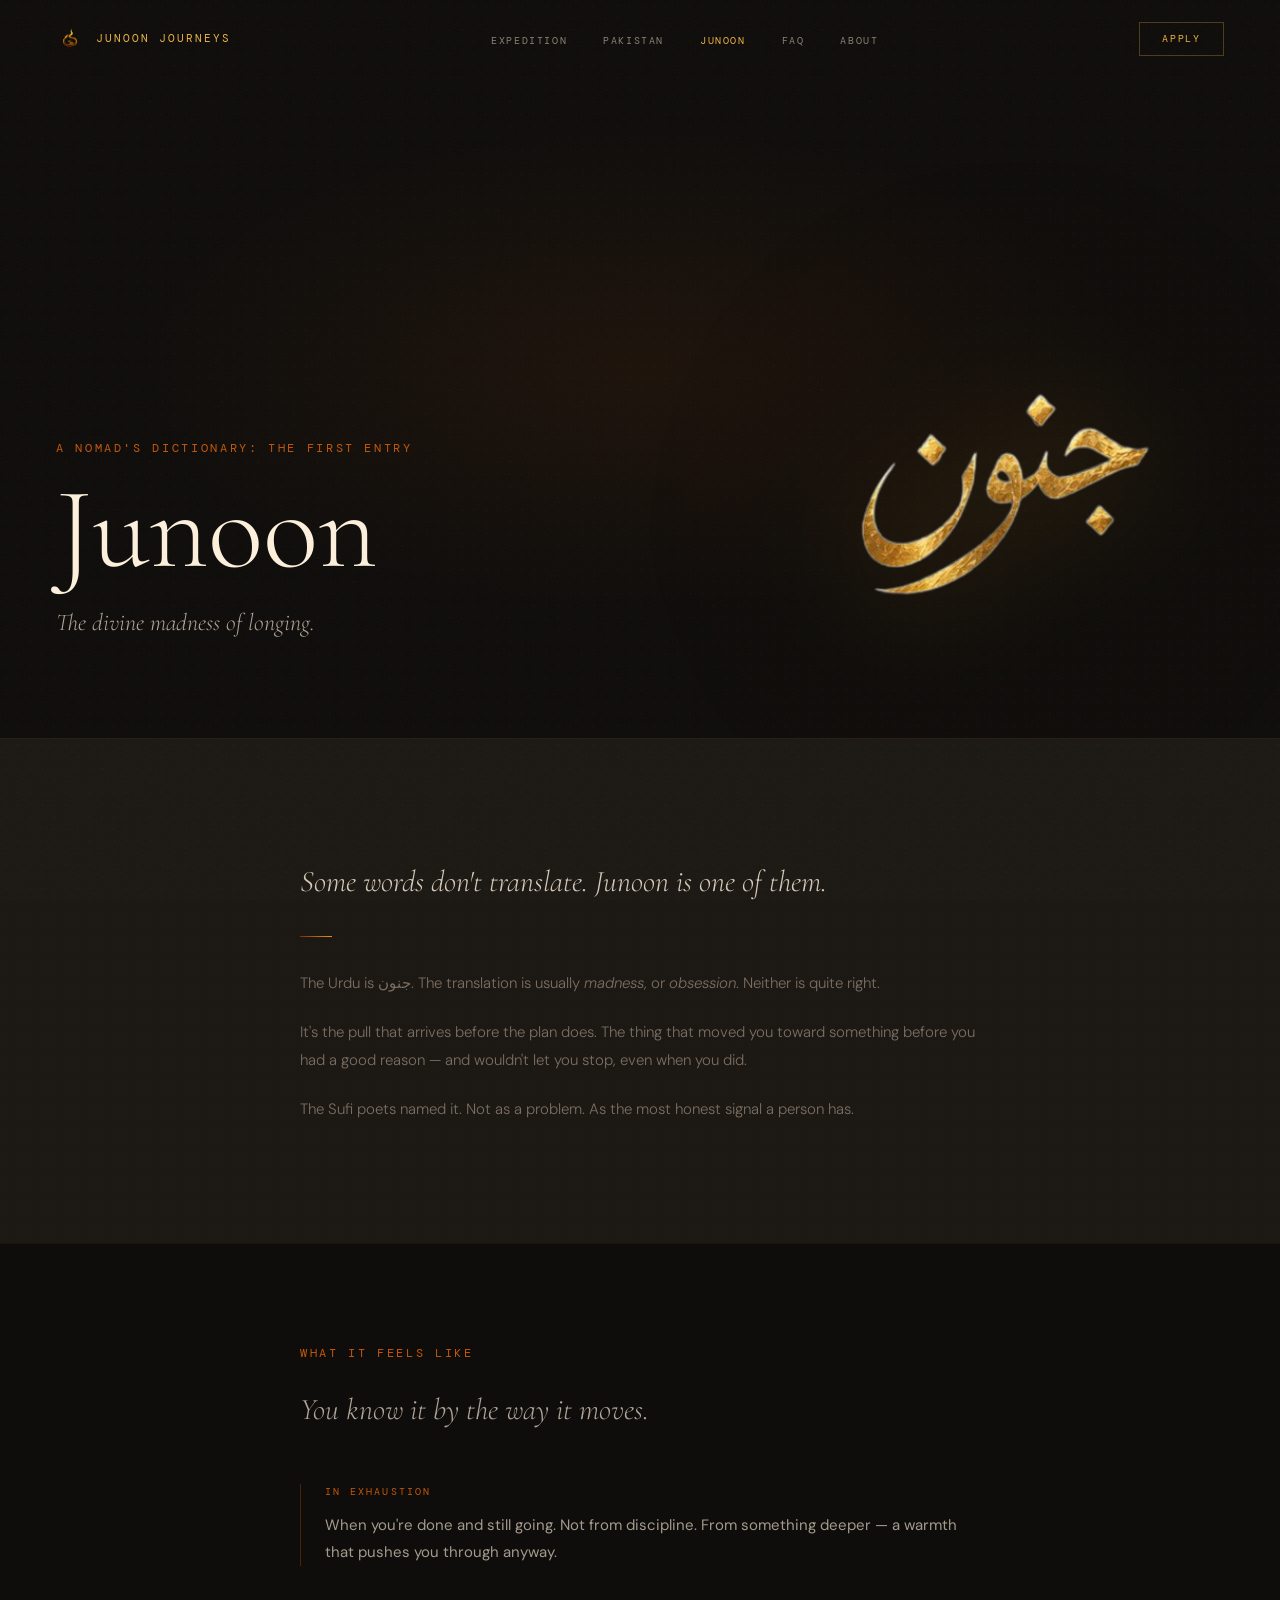
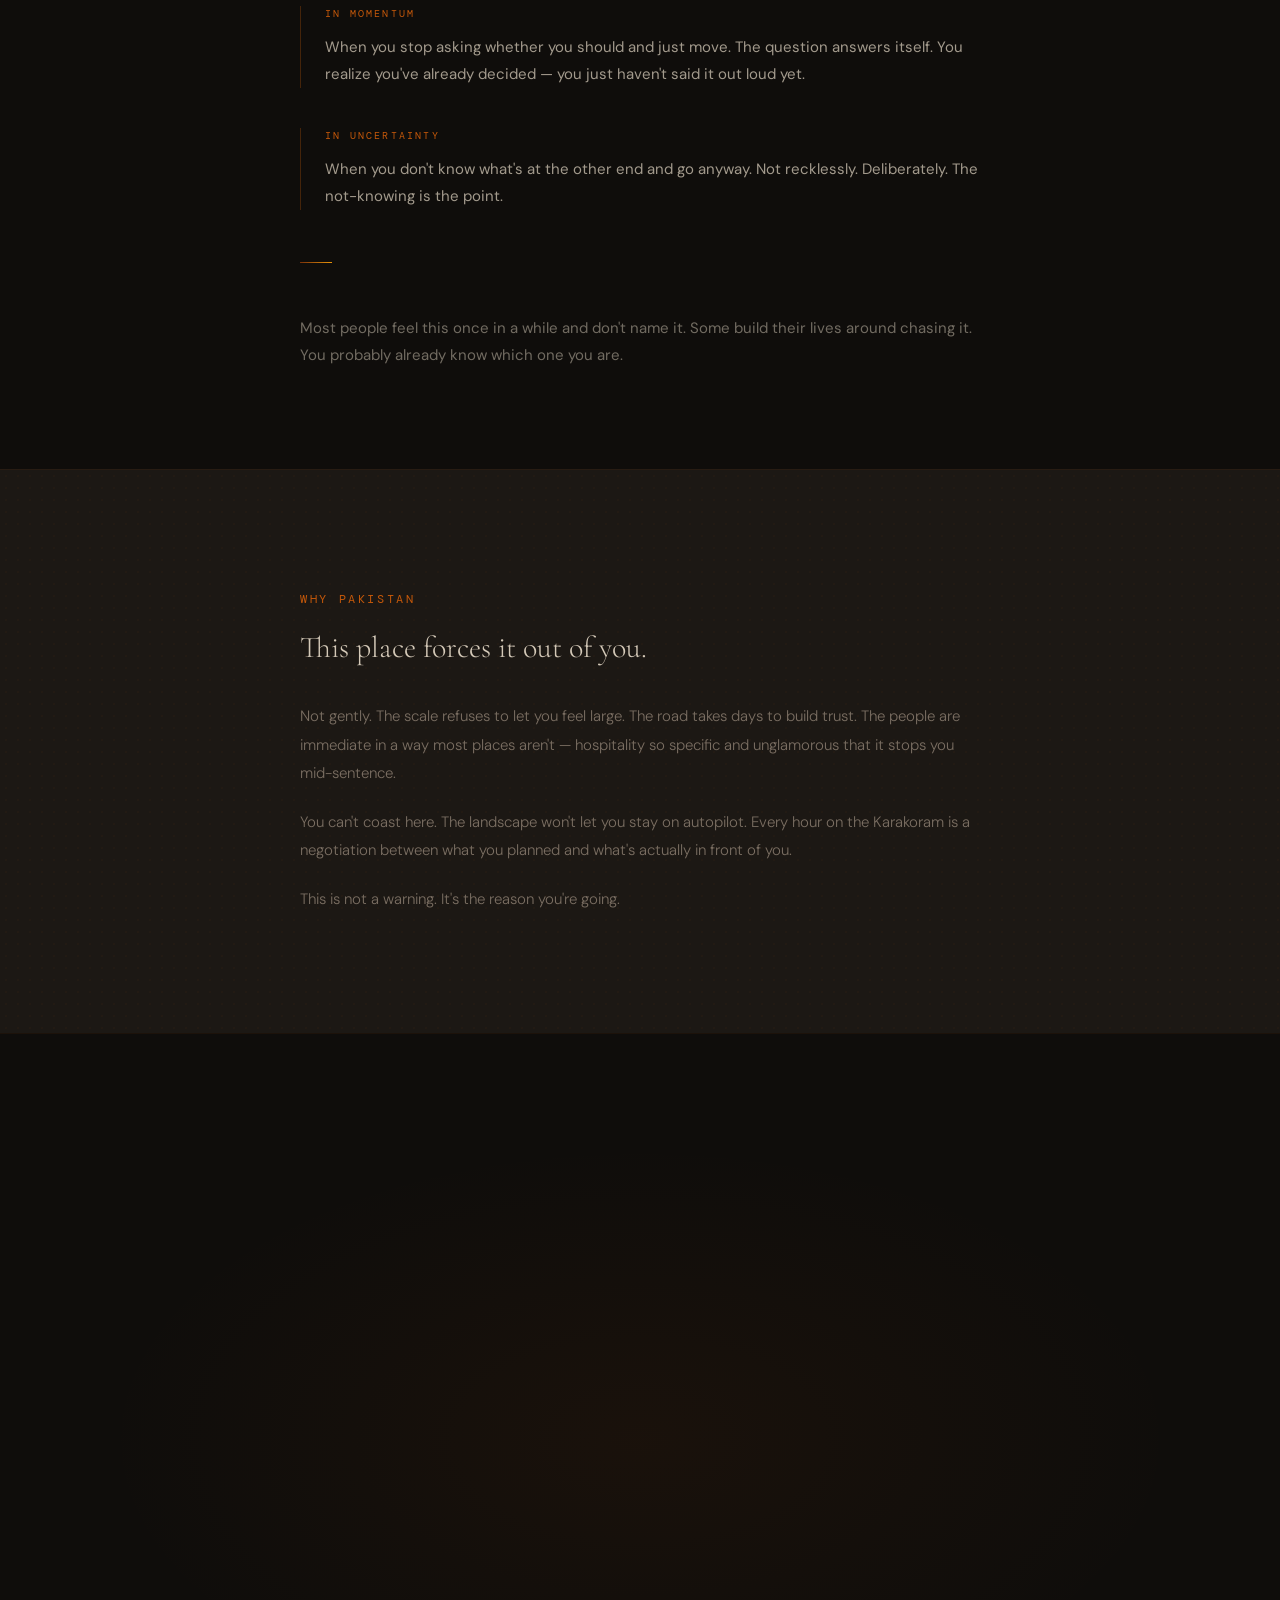
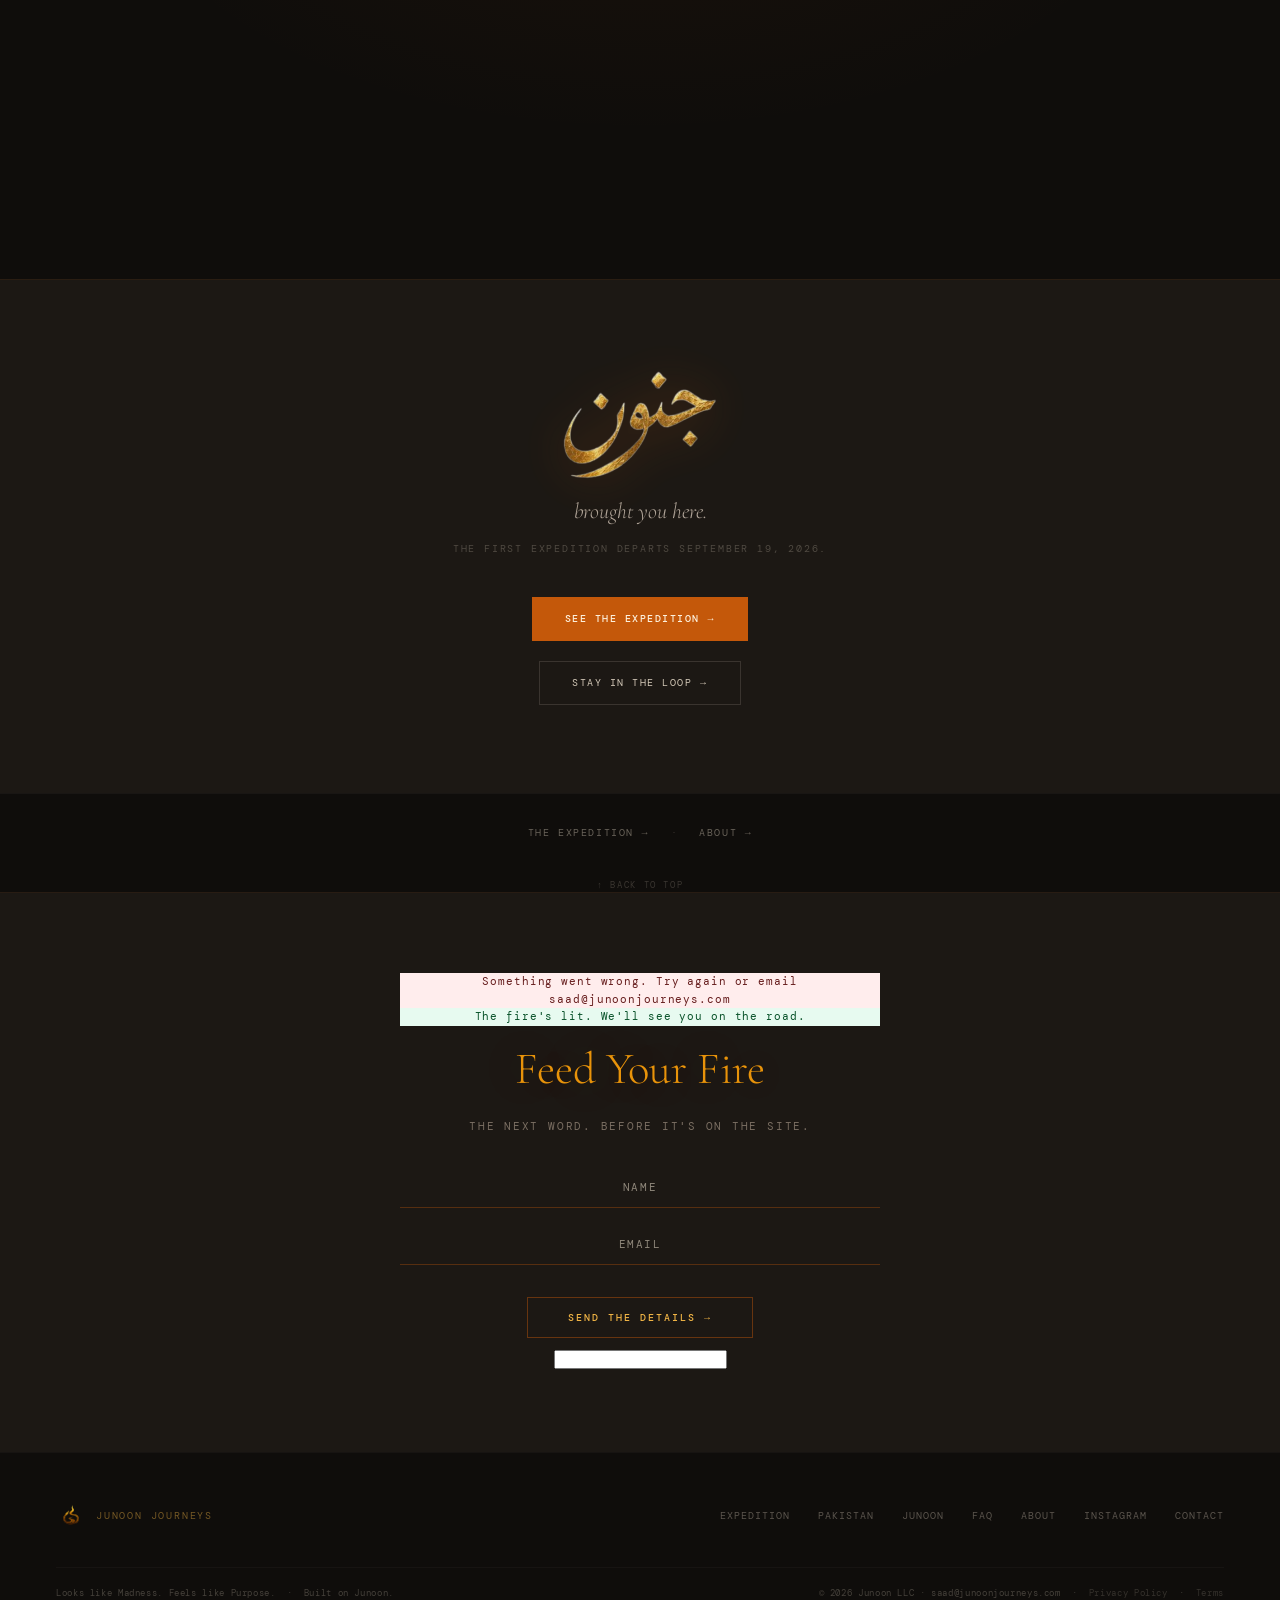
<file: junoon.html>
<!DOCTYPE html>
<html lang="en">
<head>
<!-- Google Tag Manager -->
<script>(function(w,d,s,l,i){w[l]=w[l]||[];w[l].push({'gtm.start':
new Date().getTime(),event:'gtm.js'});var f=d.getElementsByTagName(s)[0],
j=d.createElement(s),dl=l!='dataLayer'?'&l='+l:'';j.async=true;j.src=
'https://www.googletagmanager.com/gtm.js?id='+i+dl;f.parentNode.insertBefore(j,f);
})(window,document,'script','dataLayer','GTM-M2ZVZX8X');</script>
<!-- End Google Tag Manager -->
<meta charset="UTF-8">
<meta name="viewport" content="width=device-width, initial-scale=1.0">
<!-- Favicon -->
<link rel="icon" type="image/png" href="images/junoon-logo-icon.png">
<link rel="apple-touch-icon" href="images/junoon-logo-icon.png">
<title>Junoon — Junoon Journeys</title>
<meta name="description" content="جنون. The divine madness of longing. The word behind the journey.">
<link rel="canonical" href="https://www.junoonjourneys.com/junoon">
<meta name="robots" content="index, follow">
<meta property="og:type" content="website">
<meta property="og:title" content="Junoon — The Word Behind the Journey">
<meta property="og:description" content="جنون. The first entry in the Nomad Dictionary. The divine madness of longing.">
<meta property="og:url" content="https://www.junoonjourneys.com/junoon">
<meta property="og:image" content="https://www.junoonjourneys.com/images/route-hunza-lake.jpg">
<meta name="twitter:card" content="summary_large_image">
<meta name="twitter:title" content="Junoon — The Word Behind the Journey">
<meta name="twitter:description" content="جنون. The first entry in the Nomad Dictionary. The divine madness of longing.">
<meta name="twitter:image" content="https://www.junoonjourneys.com/images/route-hunza-lake.jpg">
<link rel="preconnect" href="https://fonts.googleapis.com">
<link href="https://fonts.googleapis.com/css2?family=Cormorant+Garamond:ital,wght@0,300;0,400;0,500;1,300;1,400;1,500&family=DM+Sans:wght@300;400;500&family=DM+Mono:wght@400;500&family=Noto+Nastaliq+Urdu:wght@400;700&display=swap" rel="stylesheet">
<link rel="stylesheet" href="css/style.css">
<style>
/* ── junoon.html page-specific styles ── */

/* HERO */
.jn-hero {
  min-height: 82vh;
  max-height: 82vh;
  background: var(--char);
  display: flex;
  flex-direction: column;
  justify-content: flex-end;
  padding: 0 56px 96px;
  position: relative;
  overflow: hidden;
}
.jn-hero::before {
  content: '';
  position: absolute;
  inset: 0;
  background-image: radial-gradient(circle, rgba(196,88,10,.04) 1px, transparent 1px);
  background-size: 12px 12px;
  pointer-events: none;
}
.jn-hero::after {
  content: '';
  position: absolute;
  inset: 0;
  background: radial-gradient(ellipse 60% 50% at 50% 50%, rgba(196,88,10,.08) 0%, transparent 65%);
  pointer-events: none;
}
.jn-hero-inner {
  position: relative;
  z-index: 2;
  display: flex;
  flex-direction: row;
  align-items: flex-end;
  justify-content: space-between;
  width: 100%;
  gap: 40px;
}
.jn-hero-left {
  display: flex;
  flex-direction: column;
  flex: 1;
}
.jn-hero-right {
  display: flex;
  align-items: flex-end;
  flex-shrink: 0;
}
.jn-hero-calli {
  width: clamp(200px, 34vw, 480px);
  height: auto;
  display: block;
  filter: drop-shadow(0 0 60px rgba(232,147,10,.3)) drop-shadow(0 0 160px rgba(196,88,10,.15));
}
.jn-hero-roman {
  font-family: 'Cormorant Garamond', serif;
  font-size: clamp(60px, 9vw, 130px);
  color: var(--heat);
  font-weight: 300;
  line-height: .9;
  margin-bottom: 22px;
}
.jn-hero-sub {
  font-family: 'Cormorant Garamond', serif;
  font-size: clamp(17px, 1.9vw, 24px);
  color: var(--ash);
  font-weight: 300;
  font-style: italic;
}
.jn-hero-scroll {
  position: absolute;
  bottom: 44px;
  left: 50%;
  transform: translateX(-50%);
  font-family: 'DM Mono', monospace;
  font-size: 9px;
  letter-spacing: .24em;
  text-transform: uppercase;
  color: rgba(212,201,184,.2);
  z-index: 2;
}

/* INTRO */
.jn-intro-sec {
  background: var(--char-warm);
  padding: 120px 56px;
  border-top: 1px solid rgba(196,88,10,.07);
  overflow: hidden;
  position: relative;
}
.jn-intro-sec::before {
  content: '';
  position: absolute;
  inset: 0;
  background-image: radial-gradient(circle, rgba(196,88,10,.035) 1px, transparent 1px);
  background-size: 12px 12px;
  pointer-events: none;
}
.jn-read-col {
  max-width: 680px;
  margin: 0 auto;
  position: relative;
  z-index: 1;
}
.jn-read-p {
  font-size: 15px;
  color: var(--smoke);
  line-height: 1.9;
  font-weight: 300;
  margin-bottom: 0;
}
.jn-intro-arabic {
  font-family: 'Noto Nastaliq Urdu', serif;
  font-size: clamp(48px, 7vw, 80px);
  color: var(--amber);
  direction: rtl;
  display: block;
  line-height: 1.3;
  padding-bottom: 8px;
  margin: 8px 0 0;
}
.jn-intro-is {
  font-family: 'Cormorant Garamond', serif;
  font-size: clamp(18px, 2vw, 26px);
  color: var(--ash);
  font-weight: 300;
  font-style: italic;
  margin-top: 0;
  display: block;
}

/* PHILOSOPHY prose reading column within .junoon-sec */
.jn-phil-read {
  max-width: 680px;
  margin: 0 auto 80px;
}

/* OUTRO */
.jn-outro-sec {
  background: var(--char);
  padding: 130px 56px;
  border-top: 1px solid rgba(196,88,10,.06);
  overflow: hidden;
  position: relative;
}
.jn-outro-sec::before {
  content: '';
  position: absolute;
  inset: 0;
  background-image: radial-gradient(circle, rgba(196,88,10,.025) 1px, transparent 1px);
  background-size: 14px 14px;
  pointer-events: none;
}
.jn-outro-inner {
  max-width: 680px;
  margin: 0 auto;
  position: relative;
  z-index: 1;
}
.jn-outro-label {
  font-family: 'DM Mono', monospace;
  font-size: 11px;
  letter-spacing: .28em;
  text-transform: uppercase;
  color: var(--smoke);
  display: block;
  margin-bottom: 52px;
}
.jn-outro-p {
  font-size: 15px;
  color: var(--smoke);
  line-height: 1.9;
  font-weight: 300;
  margin-bottom: 22px;
}
.jn-outro-p:last-of-type {
  margin-bottom: 0;
}
.jn-outro-arabic {
  font-family: 'Noto Nastaliq Urdu', serif;
  font-size: clamp(36px, 5vw, 58px);
  color: var(--amber);
  direction: rtl;
  display: block;
  line-height: 1.3;
  padding-bottom: 8px;
  margin: 32px 0 8px;
}
.jn-outro-brought {
  font-family: 'Cormorant Garamond', serif;
  font-size: clamp(18px, 2vw, 26px);
  color: var(--ash);
  font-weight: 300;
  font-style: italic;
  display: block;
  margin-bottom: 40px;
}
.jn-outro-pull {
  font-family: 'Cormorant Garamond', serif;
  font-size: clamp(20px, 2.2vw, 30px);
  color: var(--parchment);
  font-weight: 300;
  line-height: 1.55;
  border-left: 2px solid var(--ember-deep);
  padding-left: 24px;
  margin-top: 48px;
}

/* END NAV */
.jn-end-nav {
  background: var(--char);
  padding: 80px 56px;
  border-top: 1px solid rgba(212,201,184,.04);
  display: flex;
  flex-direction: column;
  align-items: center;
  gap: 20px;
}
.jn-back-top {
  font-family: 'DM Mono', monospace;
  font-size: 9px;
  letter-spacing: .22em;
  text-transform: uppercase;
  color: rgba(212,201,184,.25);
  text-decoration: none;
  transition: color .2s;
  display: block;
}
.jn-back-top:hover { color: var(--amber); }
.jn-tick {
  font-size: 13px;
  color: rgba(212,201,184,.15);
  display: block;
  text-align: center;
  margin-bottom: 4px;
}

@media(max-width:960px) {
  .jn-hero { padding: 0 24px 72px; min-height: 72vh; max-height: 72vh; }
  .jn-hero-inner { flex-direction: column-reverse; gap: 24px; }
  .jn-hero-calli { width: clamp(160px, 52vw, 260px); }
  .jn-intro-sec { padding: 88px 24px; }
  .jn-outro-sec { padding: 88px 24px; }
  .jn-end-nav { padding: 60px 24px; }
  section[style*="padding:100px 56px"] { padding: 72px 24px !important; }
}
</style>
<!-- Brevo Form Styles -->
<style>
  #sib-container input:-ms-input-placeholder {
    font-family: 'DM Mono', monospace;
    color: rgba(212, 201, 184, 0.62);
  }
  #sib-container input::placeholder {
    font-family: 'DM Mono', monospace;
    color: rgba(212, 201, 184, 0.62);
  }
</style>
<link rel="stylesheet" href="https://sibforms.com/forms/end-form/build/sib-styles.css">
<!-- Meta Pixel Code -->
<script>
!function(f,b,e,v,n,t,s)
{if(f.fbq)return;n=f.fbq=function(){n.callMethod?
n.callMethod.apply(n,arguments):n.queue.push(arguments)};
if(!f._fbq)f._fbq=n;n.push=n;n.loaded=!0;n.version='2.0';
n.queue=[];t=b.createElement(e);t.async=!0;
t.src=v;s=b.getElementsByTagName(e)[0];
s.parentNode.insertBefore(t,s)}(window, document,'script',
'https://connect.facebook.net/en_US/fbevents.js');
fbq('init', '1973775053241480');
fbq('track', 'PageView');
</script>
<noscript><img height="1" width="1" style="display:none"
src="https://www.facebook.com/tr?id=1973775053241480&ev=PageView&noscript=1"
/></noscript>
<!-- End Meta Pixel Code -->
<style>
/* ── Mobile Floating CTA Bar ── */
.mobile-cta-bar { display: none; }
@media(max-width:960px) {
  .mobile-cta-bar {
    display: flex;
    position: fixed;
    bottom: 0; left: 0; right: 0;
    z-index: 999;
    background: rgba(10,8,6,0.94);
    border-top: 1px solid rgba(196,88,10,.28);
    backdrop-filter: blur(12px);
    -webkit-backdrop-filter: blur(12px);
    padding: 12px 16px;
    padding-bottom: calc(12px + env(safe-area-inset-bottom));
    gap: 10px;
    align-items: center;
  }
  .mobile-cta-details {
    flex: 1; text-align: center;
    font-family: 'DM Mono', monospace;
    font-size: 10px; letter-spacing: .18em; text-transform: uppercase;
    color: rgba(212,201,184,.6); text-decoration: none;
    padding: 11px 0;
    border: 1px solid rgba(212,201,184,.14);
    transition: color .2s, border-color .2s;
  }
  .mobile-cta-details:hover { color: var(--amber); border-color: rgba(196,88,10,.4); }
  .mobile-cta-apply {
    flex: 1.4; text-align: center;
    font-family: 'DM Mono', monospace;
    font-size: 10px; letter-spacing: .18em; text-transform: uppercase;
    color: var(--char); background: var(--amber);
    text-decoration: none; padding: 12px 0;
    transition: background .2s; font-weight: 500;
  }
  .mobile-cta-apply:hover { background: var(--flame); }
  body { padding-bottom: 68px; }
}
</style>
</head>
<body id="top">
<!-- Google Tag Manager (noscript) -->
<noscript><iframe src="https://www.googletagmanager.com/ns.html?id=GTM-M2ZVZX8X"
height="0" width="0" style="display:none;visibility:hidden"></iframe></noscript>
<!-- End Google Tag Manager (noscript) -->

<!-- NAV -->
<nav id="nav">
  <a href="index.html" class="nav-brand">
    <img class="nav-logo" src="images/junoon-logo-transparent-gold.png" alt="Junoon Journeys">
    <span class="nav-brand-text mono">Junoon Journeys</span>
  </a>
  <ul class="nav-links">
    <li><a href="expedition.html">Expedition</a></li>
    <li><a href="pakistan.html">Pakistan</a></li>
    <li><a href="junoon.html" class="nav-active">Junoon</a></li>
    <li><a href="faq.html">FAQ</a></li>
    <li><a href="about.html">About</a></li>
  </ul>
  <a href="https://tally.so/r/xXNDY9" class="nav-apply" target="_blank" rel="noopener">Apply</a>

  <button class="nav-hamburger" id="navHamburger" aria-label="Open menu" aria-expanded="false">
    <span></span>
    <span></span>
    <span></span>
  </button>

  <div class="nav-mobile" id="navMobile">
    <ul class="nav-mobile-links">
      <li><a href="expedition.html">Expedition</a></li>
      <li><a href="pakistan.html">Pakistan</a></li>
      <li><a href="junoon.html" class="nav-active">Junoon</a></li>
      <li><a href="faq.html">FAQ</a></li>
      <li><a href="about.html">About</a></li>
    </ul>
    <a href="https://tally.so/r/xXNDY9" class="nav-mobile-apply" target="_blank" rel="noopener">Apply →</a>
  </div>
</nav>

<!-- ─────────────────────────────────────────── -->
<!-- HERO                                        -->
<!-- ─────────────────────────────────────────── -->
<section class="jn-hero">
  <div class="embers" aria-hidden="true">
    <div class="e" style="width:3px;height:3px;left:18%;bottom:14%;background:#E8930A;--d:5.2s;--dl:0s;--x:-28px"></div>
    <div class="e" style="width:2px;height:2px;left:35%;bottom:10%;background:#F0B445;--d:4.7s;--dl:1.1s;--x:34px"></div>
    <div class="e" style="width:4px;height:4px;left:52%;bottom:18%;background:#C4580A;--d:6.1s;--dl:.5s;--x:-20px"></div>
    <div class="e" style="width:2px;height:2px;left:70%;bottom:12%;background:#E8930A;--d:4.9s;--dl:2.0s;--x:24px"></div>
    <div class="e" style="width:3px;height:3px;left:84%;bottom:20%;background:#F0B445;--d:5.5s;--dl:.9s;--x:-32px"></div>
    <div class="e" style="width:2px;height:2px;left:10%;bottom:28%;background:#FDF0DC;--d:3.8s;--dl:1.7s;--x:18px"></div>
    <div class="e" style="width:3px;height:3px;left:62%;bottom:8%;background:#E8930A;--d:6.4s;--dl:3.1s;--x:-14px"></div>
  </div>

  <div class="jn-hero-inner">
    <div class="jn-hero-left">
      <span class="sec-label" style="margin-bottom:20px;">A Nomad's Dictionary: The First Entry</span>
      <span class="jn-hero-roman">Junoon</span>
      <p class="jn-hero-sub">The divine madness of longing.</p>
    </div>
    <div class="jn-hero-right">
      <img src="images/Junoon-transparent-desert-gold.png" alt="جنون" class="jn-hero-calli">
    </div>
  </div>
</section>

<!-- ─────────────────────────────────────────── -->
<!-- HOOK + EXPLANATION                          -->
<!-- ─────────────────────────────────────────── -->
<section class="jn-intro-sec">
  <div class="jn-read-col">
    <p style="font-family:'Cormorant Garamond',serif;font-size:clamp(20px,2.4vw,30px);color:var(--parchment);font-weight:300;font-style:italic;line-height:1.5;margin:0 0 32px;">Some words don't translate. Junoon is one of them.</p>

    <div class="ember-rule" style="margin:0 0 32px"></div>

    <p class="jn-read-p">The Urdu is جنون. The translation is usually <em>madness</em>, or <em>obsession</em>. Neither is quite right.</p>
    <p class="jn-read-p" style="margin-top:20px;">It's the pull that arrives before the plan does. The thing that moved you toward something before you had a good reason — and wouldn't let you stop, even when you did.</p>
    <p class="jn-read-p" style="margin-top:20px;">The Sufi poets named it. Not as a problem. As the most honest signal a person has.</p>
  </div>
</section>

<!-- ─────────────────────────────────────────── -->
<!-- WHAT IT FEELS LIKE                          -->
<!-- ─────────────────────────────────────────── -->
<section style="background:var(--char);padding:100px 56px;border-top:1px solid rgba(196,88,10,.07);position:relative;overflow:hidden;">
  <div style="max-width:680px;margin:0 auto;position:relative;z-index:1;">
    <span class="sec-label">What it feels like</span>
    <p style="font-family:'Cormorant Garamond',serif;font-size:clamp(20px,2.4vw,30px);color:var(--ash);font-weight:300;font-style:italic;margin:24px 0 52px;line-height:1.5;">You know it by the way it moves.</p>

    <div style="display:flex;flex-direction:column;gap:40px;">
      <div style="border-left:1px solid rgba(196,88,10,.3);padding-left:24px;">
        <span style="font-family:'DM Mono',monospace;font-size:10px;letter-spacing:.22em;text-transform:uppercase;color:var(--ember);display:block;margin-bottom:12px;">In exhaustion</span>
        <p style="font-family:'DM Sans',sans-serif;font-size:15px;color:rgba(212,201,184,.75);line-height:1.8;margin:0;">When you're done and still going. Not from discipline. From something deeper — a warmth that pushes you through anyway.</p>
      </div>
      <div style="border-left:1px solid rgba(196,88,10,.3);padding-left:24px;">
        <span style="font-family:'DM Mono',monospace;font-size:10px;letter-spacing:.22em;text-transform:uppercase;color:var(--ember);display:block;margin-bottom:12px;">In momentum</span>
        <p style="font-family:'DM Sans',sans-serif;font-size:15px;color:rgba(212,201,184,.75);line-height:1.8;margin:0;">When you stop asking whether you should and just move. The question answers itself. You realize you've already decided — you just haven't said it out loud yet.</p>
      </div>
      <div style="border-left:1px solid rgba(196,88,10,.3);padding-left:24px;">
        <span style="font-family:'DM Mono',monospace;font-size:10px;letter-spacing:.22em;text-transform:uppercase;color:var(--ember);display:block;margin-bottom:12px;">In uncertainty</span>
        <p style="font-family:'DM Sans',sans-serif;font-size:15px;color:rgba(212,201,184,.75);line-height:1.8;margin:0;">When you don't know what's at the other end and go anyway. Not recklessly. Deliberately. The not-knowing is the point.</p>
      </div>
    </div>

    <div class="ember-rule" style="margin:52px 0"></div>

    <p style="font-family:'DM Sans',sans-serif;font-size:15px;color:rgba(212,201,184,.5);line-height:1.8;margin:0;">Most people feel this once in a while and don't name it. Some build their lives around chasing it. You probably already know which one you are.</p>
  </div>
</section>

<!-- ─────────────────────────────────────────── -->
<!-- WHY PAKISTAN                                -->
<!-- ─────────────────────────────────────────── -->
<section class="jn-intro-sec" style="border-top:1px solid rgba(196,88,10,.07);">
  <div class="jn-read-col">
    <span class="sec-label">Why Pakistan</span>
    <p style="font-family:'Cormorant Garamond',serif;font-size:clamp(20px,2.4vw,30px);color:var(--parchment);font-weight:300;line-height:1.5;margin:0 0 32px;">This place forces it out of you.</p>
    <p class="jn-read-p">Not gently. The scale refuses to let you feel large. The road takes days to build trust. The people are immediate in a way most places aren't — hospitality so specific and unglamorous that it stops you mid-sentence.</p>
    <p class="jn-read-p" style="margin-top:20px;">You can't coast here. The landscape won't let you stay on autopilot. Every hour on the Karakoram is a negotiation between what you planned and what's actually in front of you.</p>
    <p class="jn-read-p" style="margin-top:20px;">This is not a warning. It's the reason you're going.</p>
  </div>
</section>

<!-- ─────────────────────────────────────────── -->
<!-- MEHFIL                                      -->
<!-- ─────────────────────────────────────────── -->
<style>
  /* ── Mehfil fire — slow ember breathing ── */
  @keyframes mf-fire-breathe {
    0%,100% { filter:drop-shadow(0 0 100px rgba(196,88,10,.44)) drop-shadow(0 0 240px rgba(196,88,10,.18)) brightness(1.00); }
    50%     { filter:drop-shadow(0 0 160px rgba(232,147,10,.64)) drop-shadow(0 0 340px rgba(196,88,10,.28)) brightness(1.09); }
  }
  /* ── Mehfil text — slow, deliberate fade ── */
  @keyframes mf-text-breathe {
    0%,100% { opacity:0.80; }
    50%     { opacity:0.58; }
  }
  /* ── Scroll-triggered fade-in ── */
  .mf-fade {
    opacity:0;
    transform:translateY(16px);
    transition:opacity 1.2s ease, transform 1.2s ease;
  }
  .mf-fire-fade {
    opacity:0;
    transform:translateY(22px);
    transition:opacity 1.6s ease, transform 1.6s ease;
  }
  .mehfil-sec.mf-in .mf-fire-fade {
    opacity:1; transform:translateY(0);
  }
  .mehfil-sec.mf-in .mf-fire-fade img {
    animation:mf-fire-breathe 6s ease-in-out infinite;
    animation-delay:1.8s;
  }
  .mehfil-sec.mf-in .mf-d1 { opacity:1; transform:translateY(0); transition-delay:.3s; }
  .mehfil-sec.mf-in .mf-d2 { opacity:1; transform:translateY(0); transition-delay:.7s; }
  .mehfil-sec.mf-in .mf-d3 { opacity:1; transform:translateY(0); transition-delay:.9s; }
  .mehfil-sec.mf-in .mf-d4 { opacity:1; transform:translateY(0); transition-delay:1.2s; }
  .mehfil-sec.mf-in .mf-d5 { opacity:1; transform:translateY(0); transition-delay:1.5s; }
  /* Slow breathing — different offsets so nothing pulses together */
  .mehfil-sec.mf-in .mf-ta { animation:mf-text-breathe 9s ease-in-out infinite; animation-delay:2.4s; }
  .mehfil-sec.mf-in .mf-tb { animation:mf-text-breathe 11s ease-in-out infinite; animation-delay:5.2s; }
  .mehfil-sec.mf-in .mf-tc { animation:mf-text-breathe 8s ease-in-out infinite; animation-delay:7.0s; }
  /* ── Layout ── */
  .mehfil-sec {
    background:var(--char);
    min-height:94vh;
    display:flex;
    flex-direction:column;
    justify-content:center;
    align-items:center;
    padding:52px 56px 60px;
    border-top:1px solid rgba(196,88,10,.07);
    position:relative;
    overflow:visible;
  }
  .mehfil-sec::before {
    content:'';
    position:absolute;
    inset:0;
    background:radial-gradient(ellipse 60% 50% at 50% 48%, rgba(196,88,10,.06) 0%, transparent 70%);
    pointer-events:none;
    z-index:0;
  }
  .mehfil-sec > * { position:relative; z-index:1; }
  .mf-eyebrow {
    font-family:'DM Mono',monospace;
    font-size:11px;
    letter-spacing:.26em;
    text-transform:uppercase;
    color:var(--ember);
    text-align:center;
    margin:0 0 40px;
  }
  .mf-stage {
    display:flex;
    align-items:center;
    justify-content:center;
    gap:40px;
    width:100%;
    max-width:980px;
    margin:0 auto;
  }
  .mf-col { flex:1; max-width:210px; }
  .mf-col-left  { text-align:right; }
  .mf-col-right { text-align:left; }
  .mf-line {
    font-family:'Cormorant Garamond',serif;
    font-size:clamp(17px,1.75vw,23px);
    color:rgba(212,201,184,.80);
    font-style:italic;
    font-weight:300;
    line-height:2.1;
    margin:0;
  }
  .mf-center-col {
    flex-shrink:0;
    display:flex;
    flex-direction:column;
    align-items:center;
  }
  .mf-img {
    width:clamp(280px,36vw,460px);
    height:auto;
    display:block;
  }
  .mf-murmur {
    font-family:'Cormorant Garamond',serif;
    font-size:clamp(14px,1.4vw,18px);
    color:rgba(212,201,184,.48);
    font-style:italic;
    font-weight:300;
    line-height:1.9;
    margin:14px 0 0;
    text-align:center;
    max-width:280px;
  }
  .mf-bottom {
    text-align:center;
    margin-top:28px;
    width:100%;
  }
  .mf-divider {
    width:32px; height:1px;
    background:linear-gradient(to right, var(--ember-deep), var(--flame));
    margin:0 auto 28px;
  }
  .mf-title {
    font-family:'Cormorant Garamond',serif;
    font-size:clamp(22px,2.4vw,32px);
    color:var(--parchment);
    font-weight:300;
    font-style:italic;
    line-height:1.4;
    margin:0;
  }
  .mf-title .mf-word {
    color:var(--amber);
    text-shadow:0 0 40px rgba(232,147,10,.40);
  }
  @media(max-width:768px) {
    .mehfil-sec { padding:72px 24px; min-height:auto; }
    .mf-stage   { flex-direction:column; gap:8px; }
    .mf-col     { max-width:100%; text-align:center !important; }
    .mf-img     { width:clamp(200px,58vw,290px); }
    .mf-eyebrow { margin-bottom:40px; }
  }
</style>

<section class="mehfil-sec" id="mehfil">

  <p class="mf-eyebrow mf-fade mf-d1">Every day ends the same way.</p>

  <div class="mf-stage">

    <div class="mf-col mf-col-left mf-fade mf-d2">
      <p class="mf-line mf-ta">
        You're cold.<br>Cleaned up.<br>Fed.
      </p>
    </div>

    <div class="mf-center-col mf-fire-fade">
      <img src="images/junoon-campfire-3-transparent.png" alt="" aria-hidden="true" class="mf-img">
      <p class="mf-murmur mf-tb">
        The road gets quiet.<br>The questions don't.
      </p>
    </div>

    <div class="mf-col mf-col-right mf-fade mf-d3">
      <p class="mf-line mf-tb">
        Someone lights the fire.<br>Chai is poured.
      </p>
    </div>

  </div>

  <div class="mf-bottom mf-fade mf-d5">
    <div class="mf-divider mf-fade mf-d4"></div>
    <p class="mf-title mf-tc">
      This is the <span class="mf-word">Mehfil</span>.
    </p>
  </div>

</section>

<!-- ─────────────────────────────────────────── -->
<!-- CTA                                         -->
<!-- ─────────────────────────────────────────── -->
<div style="background:var(--char-warm);padding:88px 56px;text-align:center;border-top:1px solid rgba(196,88,10,.08);">
  <img src="images/junoon-calli-cta.png" alt="جنون" style="width:clamp(100px,14vw,160px);height:auto;display:block;margin:0 auto 12px;filter:drop-shadow(0 0 24px rgba(196,88,10,.35));opacity:.92;">
  <span style="font-family:'Cormorant Garamond',serif;font-size:clamp(16px,1.8vw,22px);color:var(--ash);font-weight:300;font-style:italic;display:block;margin-bottom:12px;">brought you here.</span>
  <p style="font-family:'DM Mono',monospace;font-size:10px;letter-spacing:.18em;text-transform:uppercase;color:rgba(212,201,184,.28);margin:0 0 40px;">The first expedition departs September 19, 2026.</p>
  <a href="expedition.html" class="btn-primary" style="display:inline-block;margin-bottom:16px;">See the Expedition →</a>
  <br>
  <a href="#" class="btn-secondary" data-modal="email" style="display:inline-block;margin-top:4px;">Stay in the Loop →</a>
</div>

<!-- ─────────────────────────────────────────── -->
<!-- END NAV                                     -->
<!-- ─────────────────────────────────────────── -->
<div class="page-nav-strip">
  <a href="expedition.html" class="page-nav-link">The Expedition →</a>
  <span class="page-nav-sep">·</span>
  <a href="about.html" class="page-nav-link">About →</a>
</div>
<a href="#top" class="page-back-inline">↑ Back to top</a>

<!-- EMAIL CAPTURE -->
<section class="email-sec">
  <div class="email-sec-inner">
    <div class="sib-form">
      <div id="sib-form-container" class="sib-form-container">
        <div id="error-message" class="sib-form-message-panel" style="font-size:13px; text-align:center; font-family:'DM Mono',monospace; color:#661d1d; background-color:#ffeded; border-radius:0; border-color:#ff4949; max-width:100%;">
          <div class="sib-form-message-panel__text sib-form-message-panel__text--center">
            <span class="sib-form-message-panel__inner-text">Something went wrong. Try again or email saad@junoonjourneys.com</span>
          </div>
        </div>
        <div id="success-message" class="sib-form-message-panel" style="font-size:13px; text-align:center; font-family:'DM Mono',monospace; color:#085229; background-color:#e7faf0; border-radius:0; border-color:#13ce66; max-width:100%;">
          <div class="sib-form-message-panel__text sib-form-message-panel__text--center">
            <span class="sib-form-message-panel__inner-text">The fire's lit. We'll see you on the road.</span>
          </div>
        </div>
        <div id="sib-container" class="sib-container--medium sib-container--vertical">
          <form id="sib-form" method="POST" action="https://1a97d748.sibforms.com/serve/[base64]" data-type="subscription">
            <div style="padding: 8px 0;">
              <div class="sib-form-block">
                <p style="font-size:clamp(28px,3.5vw,46px); font-family:'Cormorant Garamond',serif; font-weight:300; color:var(--flame); background:transparent; text-align:center; margin:0; text-shadow:0 0 60px rgba(232,147,10,.3);">Feed Your Fire</p>
              </div>
            </div>
            <div style="padding: 4px 0 24px;">
              <div class="sib-form-block">
                <p style="font-size:11px; font-family:'DM Mono',monospace; letter-spacing:0.16em; text-transform:uppercase; color:#7a6e62; background:transparent; text-align:center; margin:0;">The next word. Before it's on the site.</p>
              </div>
            </div>
            <div style="padding: 8px 0;">
              <div class="sib-input sib-form-block">
                <div class="form__entry entry_block">
                  <div class="form__label-row">
                    <div class="entry__field">
                      <input class="input" maxlength="200" type="text" id="FIRSTNAME" name="FIRSTNAME" autocomplete="off" placeholder="Name" data-required="true" required />
                    </div>
                  </div>
                  <label class="entry__error entry__error--primary" style="font-size:12px; font-family:'DM Mono',monospace; color:#661d1d; background-color:#ffeded; border-radius:0; border-color:#ff4949;"></label>
                </div>
              </div>
            </div>
            <div style="padding: 8px 0;">
              <div class="sib-input sib-form-block">
                <div class="form__entry entry_block">
                  <div class="form__label-row">
                    <div class="entry__field">
                      <input class="input" type="text" id="EMAIL" name="EMAIL" autocomplete="off" placeholder="Email" data-required="true" required />
                    </div>
                  </div>
                  <label class="entry__error entry__error--primary" style="font-size:12px; font-family:'DM Mono',monospace; color:#661d1d; background-color:#ffeded; border-radius:0; border-color:#ff4949;"></label>
                </div>
              </div>
            </div>
            <div style="padding: 16px 0 8px;">
              <div class="sib-form-block" style="text-align:center;">
                <button class="sib-form-block__button sib-form-block__button-with-loader" form="sib-form" type="submit">
                  <svg class="icon clickable__icon progress-indicator__icon sib-hide-loader-icon" viewBox="0 0 512 512">
                    <path d="M460.116 373.846l-20.823-12.022c-5.541-3.199-7.54-10.159-4.663-15.874 30.137-59.886 28.343-131.652-5.386-189.946-33.641-58.394-94.896-95.833-161.827-99.676C261.028 55.961 256 50.751 256 44.352V20.309c0-6.904 5.808-12.337 12.703-11.982 83.556 4.306 160.163 50.864 202.11 123.677 42.063 72.696 44.079 162.316 6.031 236.832-3.14 6.148-10.75 8.461-16.728 5.01z" />
                  </svg>
                  Send the Details →
                </button>
              </div>
            </div>
            <input type="text" name="email_address_check" value="" class="input--hidden">
            <input type="hidden" name="locale" value="en">
          </form>
        </div>
      </div>
    </div>
  </div>
</section>

<!-- FOOTER -->
<footer>
  <div class="foot-top">
    <a href="index.html" class="foot-brand">
      <img class="foot-logo" src="images/junoon-logo-transparent-gold.png" alt="Junoon Journeys">
      <span class="foot-brand-text">Junoon Journeys</span>
    </a>
    <div class="foot-links">
      <a href="expedition.html">Expedition</a>
      <a href="pakistan.html">Pakistan</a>
      <a href="junoon.html">Junoon</a>
      <a href="faq.html">FAQ</a>
      <a href="about.html">About</a>
      <a href="https://instagram.com/junoonjourneys" target="_blank" rel="noopener">Instagram</a>
      <a href="mailto:saad@junoonjourneys.com">Contact</a>
    </div>
  </div>
  <div class="foot-bottom">
    <span class="foot-copy mono">Looks like Madness. Feels like Purpose. &nbsp;·&nbsp; Built on Junoon.</span>
    <span class="foot-copy mono">© 2026 Junoon LLC · saad@junoonjourneys.com &nbsp;·&nbsp; <a href="privacy.html" style="color:inherit;text-decoration:none;opacity:.7;">Privacy Policy</a> &nbsp;·&nbsp; <a href="terms.html" style="color:inherit;text-decoration:none;opacity:.7;">Terms</a></span>
  </div>
</footer>

<!-- EMAIL MODAL -->
<div id="emailModal" class="modal-overlay" aria-hidden="true" role="dialog" aria-modal="true" aria-label="Stay in the loop">
  <div class="modal-box">
    <button class="modal-close" id="modalClose" aria-label="Close">✕</button>
    <p class="modal-heading">Feed Your Fire</p>
    <span class="modal-sub">Expedition updates, stories, and first access.</span>
    <form id="modal-form" method="POST" action="https://1a97d748.sibforms.com/serve/[base64]" data-type="subscription">
      <input class="modal-input" type="text" name="FIRSTNAME" placeholder="Name" required autocomplete="off">
      <input class="modal-input" type="email" name="EMAIL" placeholder="Email" required autocomplete="off">
      <button class="modal-submit" type="submit">Send the Details →</button>
      <input type="text" name="email_address_check" value="" style="display:none">
      <input type="hidden" name="locale" value="en">
    </form>
    <p class="modal-success" id="modalSuccess">The fire's lit. We'll see you on the road.</p>
  </div>
</div>

<!-- MOBILE FLOATING CTA BAR -->
<div class="mobile-cta-bar" aria-label="Quick actions">
  <a href="#" class="mobile-cta-details" data-modal="email">Send Details</a>
  <a href="https://tally.so/r/xXNDY9" class="mobile-cta-apply" target="_blank" rel="noopener">Apply →</a>
</div>

<script src="js/script.js"></script>
</body>
</html>
</file>
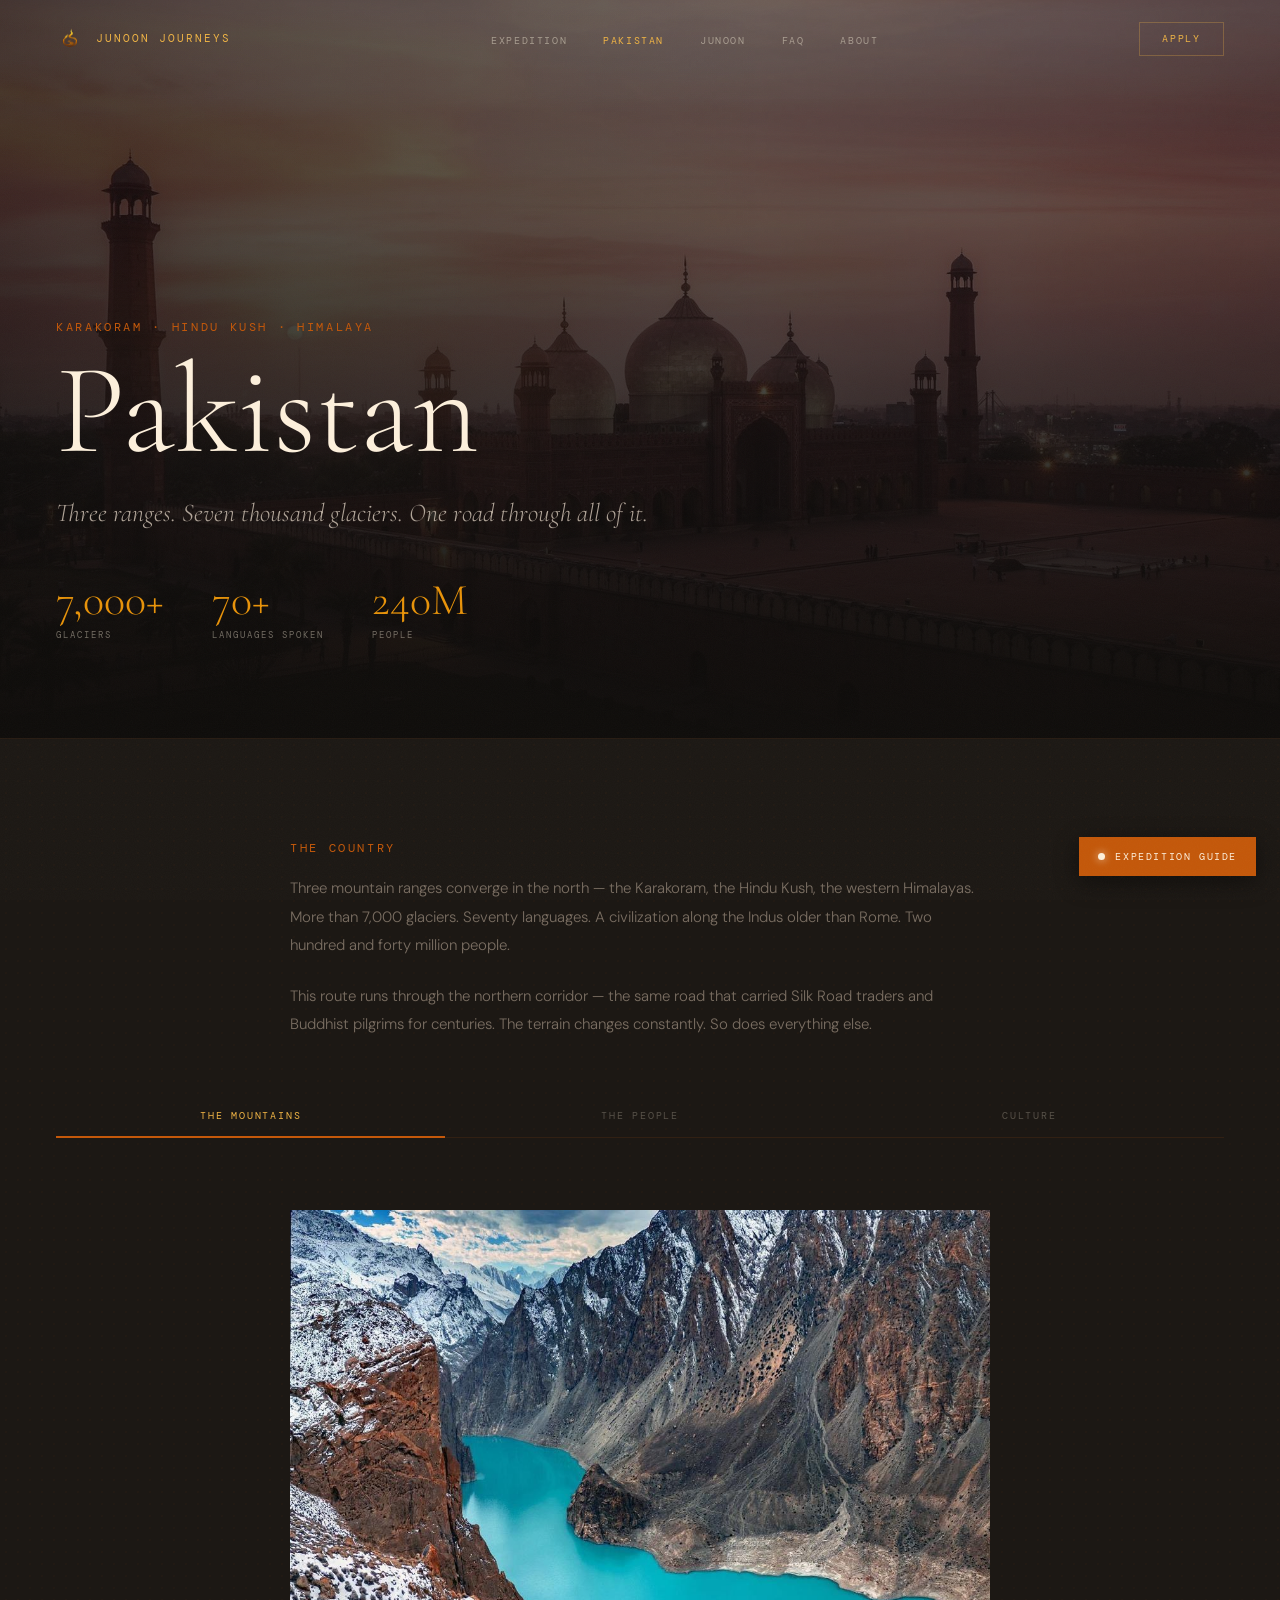
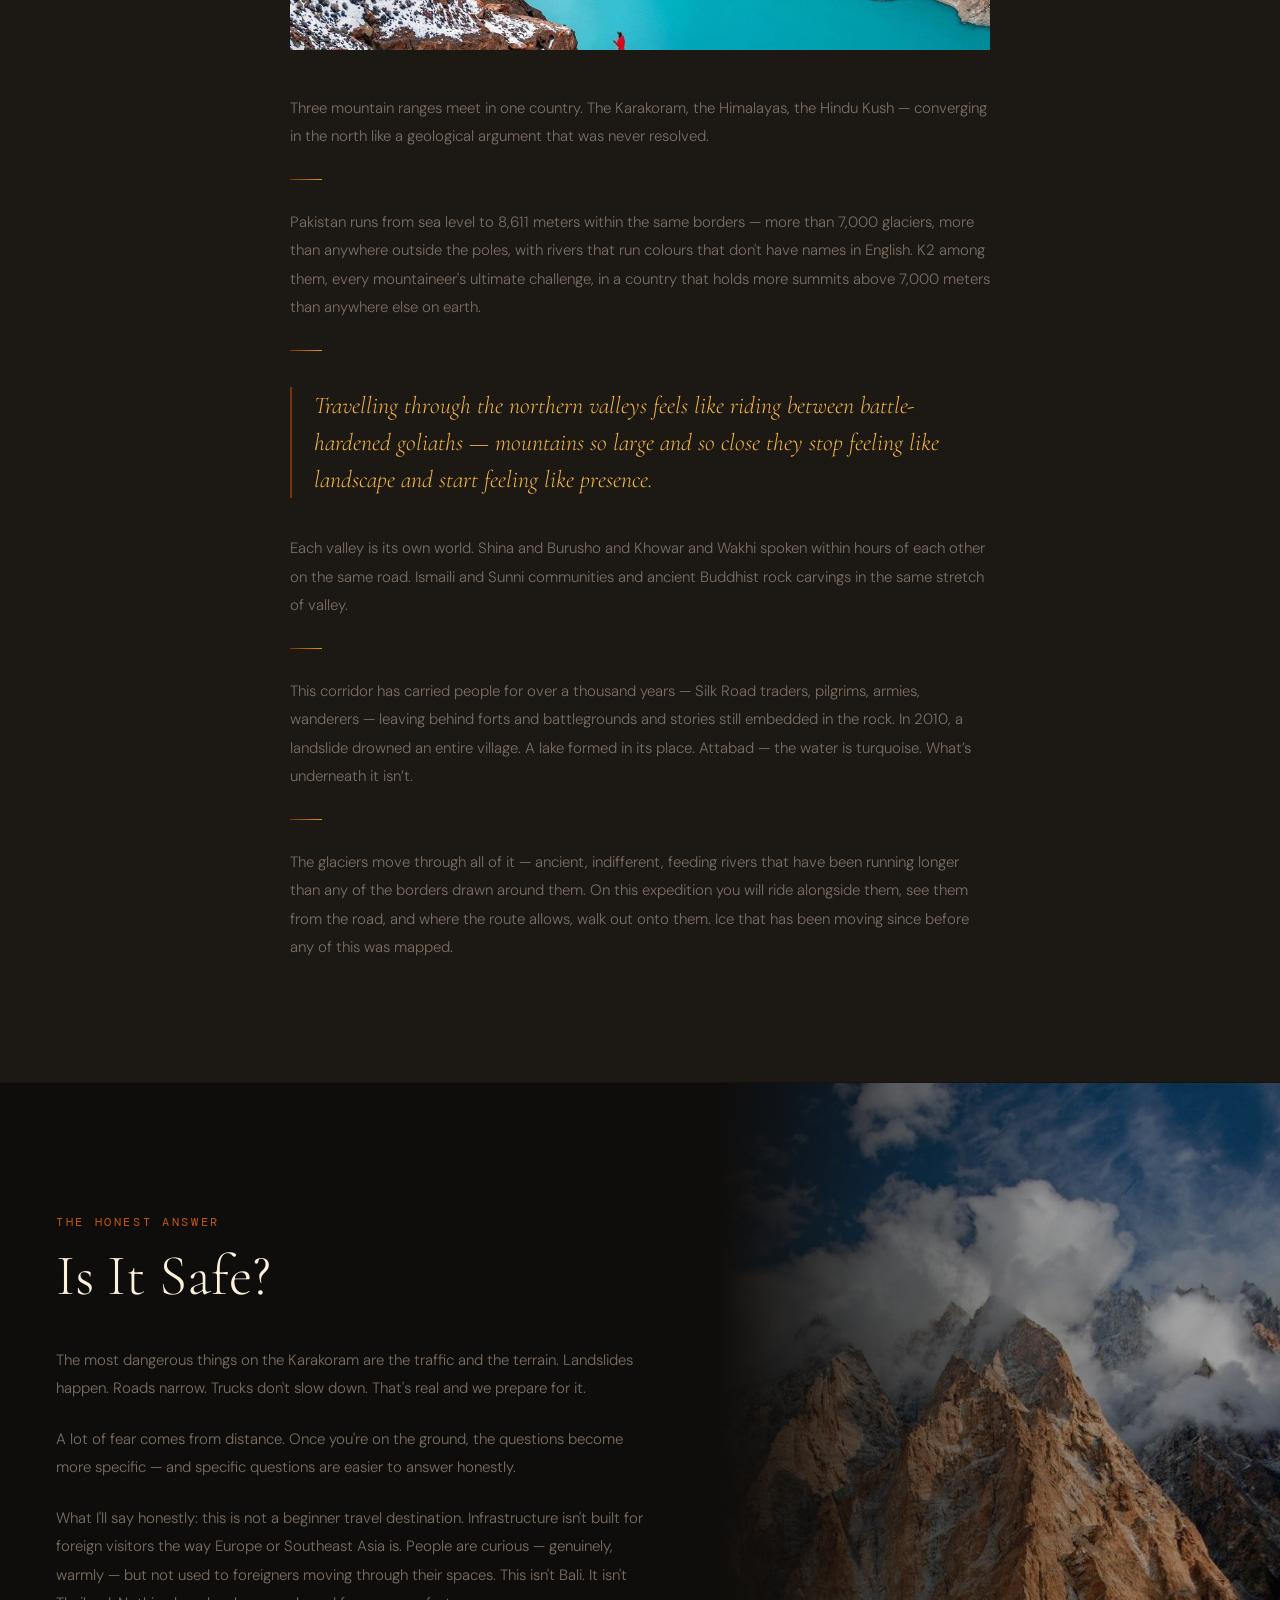
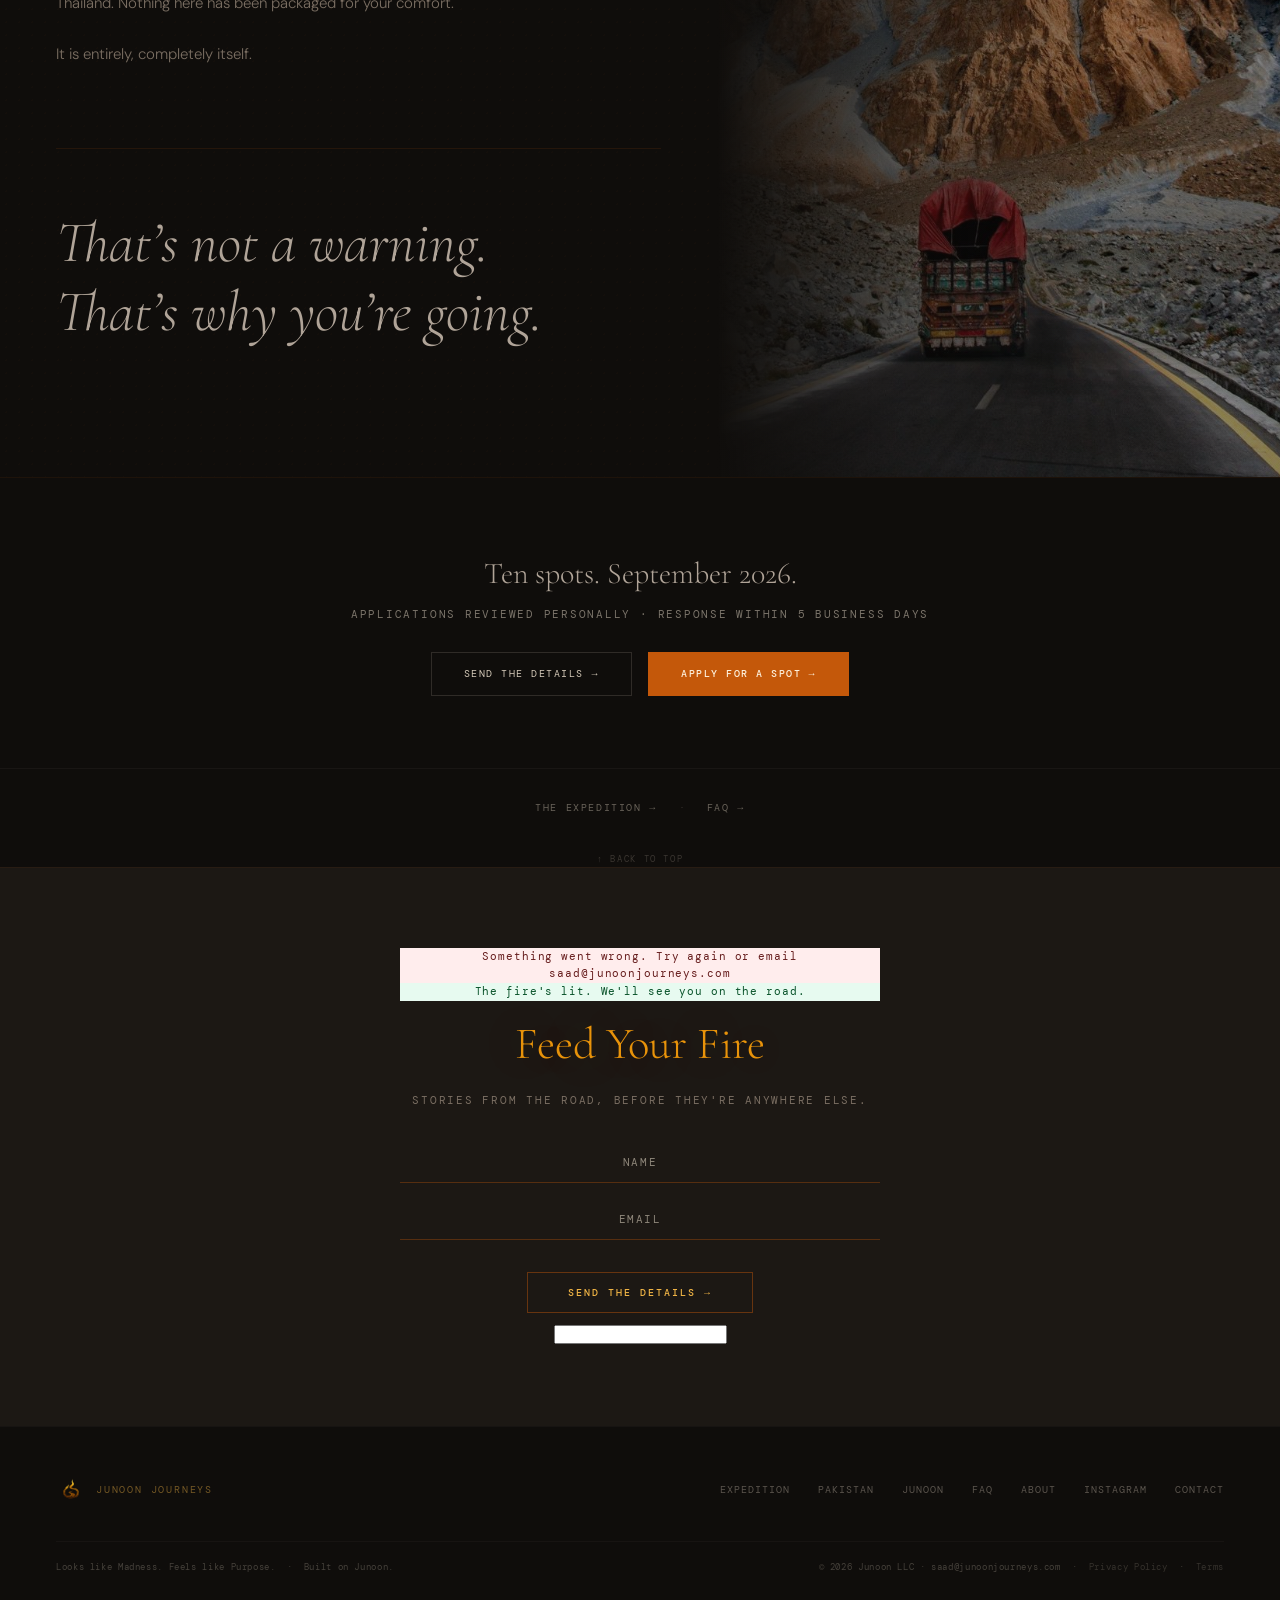
<file: pakistan.html>
<!DOCTYPE html>
<html lang="en">
<head>
<!-- Google Tag Manager -->
<script>(function(w,d,s,l,i){w[l]=w[l]||[];w[l].push({'gtm.start':
new Date().getTime(),event:'gtm.js'});var f=d.getElementsByTagName(s)[0],
j=d.createElement(s),dl=l!='dataLayer'?'&l='+l:'';j.async=true;j.src=
'https://www.googletagmanager.com/gtm.js?id='+i+dl;f.parentNode.insertBefore(j,f);
})(window,document,'script','dataLayer','GTM-M2ZVZX8X');</script>
<!-- End Google Tag Manager -->
<meta charset="UTF-8">
<meta name="viewport" content="width=device-width, initial-scale=1.0">
<!-- Favicon -->
<link rel="icon" type="image/png" href="images/junoon-logo-icon.png">
<link rel="apple-touch-icon" href="images/junoon-logo-icon.png">
<title>Pakistan — Junoon Journeys</title>
<meta name="description" content="Seven thousand glaciers. The world's highest paved road. Hospitality that arrives before you ask for it. The real Pakistan.">
<link rel="canonical" href="https://www.junoonjourneys.com/pakistan">
<meta name="robots" content="index, follow">
<meta property="og:type" content="website">
<meta property="og:title" content="Pakistan — Junoon Journeys">
<meta property="og:description" content="Three mountain ranges. One country. The land, the people, and a culture that will outlast your assumptions.">
<meta property="og:url" content="https://www.junoonjourneys.com/pakistan">
<meta property="og:image" content="https://www.junoonjourneys.com/images/route-badshahi.jpeg">
<meta name="twitter:card" content="summary_large_image">
<meta name="twitter:title" content="Pakistan — Junoon Journeys">
<meta name="twitter:description" content="Three mountain ranges. One country. The land, the people, and a culture that will outlast your assumptions.">
<meta name="twitter:image" content="https://www.junoonjourneys.com/images/route-badshahi.jpeg">
<link rel="preconnect" href="https://fonts.googleapis.com">
<link href="https://fonts.googleapis.com/css2?family=Cormorant+Garamond:ital,wght@0,300;0,400;0,500;1,300;1,400;1,500&family=DM+Sans:wght@300;400;500&family=DM+Mono:wght@400;500&family=Noto+Nastaliq+Urdu:wght@400;700&display=swap" rel="stylesheet">
<link rel="stylesheet" href="css/style.css">
<style>
/* ── pakistan.html page-specific styles ── */

/* HERO */
.pp-hero {
  min-height: 82vh;
  position: relative;
  overflow: hidden;
  display: flex;
  flex-direction: column;
  align-items: flex-start;
  justify-content: flex-end;
  padding: 0 56px 96px;
}
.pp-hero-img {
  position: absolute;
  inset: 0;
  width: 100%;
  height: 100%;
  object-fit: cover;
  object-position: center 40%;
  filter: saturate(.7) brightness(.45);
}
.pp-hero-overlay {
  position: absolute;
  inset: 0;
  background:
    linear-gradient(to top, rgba(15,13,11,.98) 0%, rgba(15,13,11,.6) 38%, rgba(15,13,11,.12) 70%, transparent 100%),
    linear-gradient(to right, rgba(15,13,11,.35) 0%, transparent 60%);
}
.pp-hero-inner {
  position: relative;
  z-index: 2;
  max-width: 720px;
}
.pp-hero-h1 {
  font-family: 'Cormorant Garamond', serif;
  font-size: clamp(72px, 10vw, 148px);
  color: var(--heat);
  font-weight: 300;
  line-height: .9;
  margin-bottom: 24px;
}
.pp-hero-sub {
  font-family: 'Cormorant Garamond', serif;
  font-size: clamp(18px, 2vw, 26px);
  color: var(--ash);
  font-weight: 300;
  font-style: italic;
}

/* INTRO */
.pp-intro-sec {
  background: var(--char-warm);
  padding: 100px 56px 0;
  border-top: 1px solid rgba(196,88,10,.07);
  overflow: hidden;
  position: relative;
}
.pp-intro-sec::before {
  content: '';
  position: absolute;
  inset: 0;
  background-image: radial-gradient(circle, rgba(196,88,10,.03) 1px, transparent 1px);
  background-size: 12px 12px;
  pointer-events: none;
}
.pp-intro-read {
  max-width: 700px;
  margin: 0 auto;
  position: relative;
  z-index: 1;
}
.pp-intro-p {
  font-size: 15px;
  color: var(--smoke);
  line-height: 1.9;
  font-weight: 300;
  margin-bottom: 22px;
}
.pp-intro-p:last-of-type { margin-bottom: 0; }

/* TAB BAR */
.pp-tab-bar-wrap {
  max-width: 100%;
  margin: 56px 0 0;
  position: relative;
  z-index: 1;
  padding-bottom: 0;
}
.pp-tab-bar {
  display: flex;
  gap: 0;
  border-bottom: 1px solid rgba(196,88,10,.12);
  width: 100%;
}
.pp-tab-btn {
  font-family: 'DM Mono', monospace;
  font-size: 10px;
  letter-spacing: .18em;
  text-transform: uppercase;
  color: rgba(212,201,184,.32);
  background: transparent;
  border: none;
  border-bottom: 2px solid transparent;
  padding: 14px 24px;
  cursor: pointer;
  transition: all .2s;
  margin-bottom: -1px;
  white-space: nowrap;
  flex: 1;
  text-align: center;
}
.pp-tab-btn:hover { color: var(--parchment); }
.pp-tab-btn.active {
  color: var(--amber);
  border-bottom-color: var(--ember);
}

/* TAB CONTENT */
.pp-tabs-sec {
  background: var(--char-warm);
  padding: 72px 56px 120px;
  overflow: hidden;
  position: relative;
}
.pp-tabs-sec::before {
  content: '';
  position: absolute;
  inset: 0;
  background-image: radial-gradient(circle, rgba(196,88,10,.03) 1px, transparent 1px);
  background-size: 12px 12px;
  pointer-events: none;
}
.pp-panel {
  display: none;
  max-width: 700px;
  margin: 0 auto;
  position: relative;
  z-index: 1;
}
.pp-panel.active { display: block; }
.pp-body-p {
  font-size: 15px;
  color: var(--smoke);
  line-height: 1.9;
  font-weight: 300;
  margin-bottom: 0;
}
.pp-pull {
  font-family: 'Cormorant Garamond', serif;
  font-size: clamp(18px, 2vw, 24px);
  color: var(--amber);
  font-style: italic;
  font-weight: 300;
  line-height: 1.55;
  border-left: 2px solid var(--ember-deep);
  padding-left: 22px;
  margin: 36px 0;
}
.pp-ember { margin: 28px 0; }

/* Culture subsections */
.pp-sub-block { margin-bottom: 64px; }
.pp-sub-block:last-child { margin-bottom: 0; }
.pp-sub-h {
  font-family: 'DM Mono', monospace;
  font-size: 10px;
  letter-spacing: .24em;
  text-transform: uppercase;
  color: var(--ember);
  margin-bottom: 24px;
  display: block;
}
.pp-sub-p {
  font-size: 15px;
  color: var(--smoke);
  line-height: 1.9;
  font-weight: 300;
  margin-bottom: 18px;
}
.pp-sub-p:last-child { margin-bottom: 0; }

/* IS IT SAFE */
.pak-safe-sec {
  background: var(--char);
  padding: 0;
  border-top: 1px solid rgba(196,88,10,.06);
  overflow: hidden;
  position: relative;
}
.pak-safe-sec::before {
  content: '';
  position: absolute;
  inset: 0;
  background-image: radial-gradient(circle, rgba(196,88,10,.025) 1px, transparent 1px);
  background-size: 13px 13px;
  pointer-events: none;
}
.pak-safe-h {
  font-family: 'Cormorant Garamond', serif;
  font-size: clamp(38px, 4.5vw, 68px);
  color: var(--heat);
  font-weight: 300;
  line-height: 1.0;
  margin-bottom: 40px;
}
.pak-safe-body { max-width: 680px; }
.pak-safe-body p {
  font-size: 15px;
  color: var(--smoke);
  line-height: 1.9;
  font-weight: 300;
  margin-bottom: 22px;
}
.pak-safe-body p:last-child { margin-bottom: 0; }

.pak-safe-grid {
  display: grid;
  grid-template-columns: minmax(420px, 56%) 1fr;
  position: relative;
}
.pak-safe-content {
  padding: 130px 56px;
  position: relative;
  z-index: 2;
}
.pak-safe-visual {
  position: relative;
  overflow: hidden;
  min-height: 600px;
}
.pak-safe-visual::after {
  content: '';
  position: absolute;
  inset: 0;
  background:
    linear-gradient(to right, var(--char) 0%, rgba(15,13,11,.42) 32%, rgba(15,13,11,.04) 72%),
    linear-gradient(to bottom, rgba(15,13,11,.04), rgba(15,13,11,.3));
  pointer-events: none;
}
.pak-safe-visual img {
  width: 100%;
  height: 100%;
  object-fit: cover;
  object-position: center 40%;
  display: block;
  filter: saturate(.8) brightness(.78);
}
/* QUOTES */
.pp-quotes-sec {
  background: var(--char-warm);
  padding: 100px 56px;
  border-top: 1px solid rgba(196,88,10,.07);
  text-align: center;
  position: relative;
  overflow: hidden;
}
.pp-quotes-sec::before {
  content: '';
  position: absolute;
  inset: 0;
  background-image: radial-gradient(circle, rgba(196,88,10,.025) 1px, transparent 1px);
  background-size: 12px 12px;
  pointer-events: none;
}
.pp-quotes-inner {
  max-width: 600px;
  margin: 0 auto;
  position: relative;
  z-index: 1;
}
.pp-quotes-placeholder {
  font-family: 'Cormorant Garamond', serif;
  font-size: clamp(20px, 2.2vw, 30px);
  color: rgba(212,201,184,.25);
  font-weight: 300;
  font-style: italic;
  line-height: 1.6;
  margin-top: 20px;
}

/* END NAV — shared with junoon.html */
.jn-end-nav {
  background: var(--char);
  padding: 80px 56px;
  border-top: 1px solid rgba(212,201,184,.04);
  display: flex;
  flex-direction: column;
  align-items: center;
  gap: 20px;
}
.jn-back-top {
  font-family: 'DM Mono', monospace;
  font-size: 9px;
  letter-spacing: .22em;
  text-transform: uppercase;
  color: rgba(212,201,184,.25);
  text-decoration: none;
  transition: color .2s;
  display: block;
}
.jn-back-top:hover { color: var(--amber); }
.jn-tick {
  font-size: 13px;
  color: rgba(212,201,184,.15);
  display: block;
  text-align: center;
  margin-bottom: 4px;
}

/* HERO STATS */
.pp-hero-stats {
  position: relative;
  z-index: 2;
  display: flex;
  gap: 48px;
  margin-top: 44px;
}
.pp-stat { display: flex; flex-direction: column; }
.pp-stat-num {
  font-family: 'Cormorant Garamond', serif;
  font-size: clamp(28px, 3.5vw, 44px);
  font-weight: 300;
  color: var(--flame);
  line-height: 1;
}
.pp-stat-label {
  font-family: 'DM Mono', monospace;
  font-size: 9px;
  letter-spacing: .22em;
  text-transform: uppercase;
  color: rgba(212,201,184,.5);
  margin-top: 6px;
}
/* TAB PANEL PHOTOS */
.pp-panel-photo {
  width: 100%;
  height: 440px;
  object-fit: cover;
  display: block;
  margin-bottom: 44px;
}
/* IS IT SAFE — CLOSER */
.pak-safe-closer {
  margin-top: 80px;
  padding-top: 60px;
  border-top: 1px solid rgba(196,88,10,.12);
}
.pak-safe-closer-text {
  font-family: 'Cormorant Garamond', serif;
  font-size: clamp(32px, 4.5vw, 62px);
  font-weight: 300;
  font-style: italic;
  color: var(--ash);
  line-height: 1.2;
  margin: 0;
}

@media(max-width:960px) {
  .pp-hero { padding: 0 24px 72px; }
  .pp-intro-sec { padding: 72px 24px 0; }
  .pp-tab-bar-wrap { margin: 44px auto 0; }
  .pp-tab-bar { flex-wrap: wrap; border-bottom: none; gap: 6px; }
  .pp-tab-btn { border: 1px solid rgba(196,88,10,.2); margin-bottom: 0; padding: 10px 18px; }
  .pp-tab-btn.active { background: rgba(196,88,10,.1); }
  .pp-tabs-sec { padding: 56px 24px 88px; }
  .pak-safe-grid { grid-template-columns: 1fr; }
  .pak-safe-content { padding: 72px 24px; }
  .pak-safe-visual { min-height: 280px; }
  .pp-quotes-sec { padding: 72px 24px; }
  .jn-end-nav { padding: 60px 24px; }
}
</style>
<!-- Brevo Form Styles -->
<style>
  #sib-container input:-ms-input-placeholder {
    font-family: 'DM Mono', monospace;
    color: rgba(212, 201, 184, 0.62);
  }
  #sib-container input::placeholder {
    font-family: 'DM Mono', monospace;
    color: rgba(212, 201, 184, 0.62);
  }
</style>
<link rel="stylesheet" href="https://sibforms.com/forms/end-form/build/sib-styles.css">
<!-- Meta Pixel Code -->
<script>
!function(f,b,e,v,n,t,s)
{if(f.fbq)return;n=f.fbq=function(){n.callMethod?
n.callMethod.apply(n,arguments):n.queue.push(arguments)};
if(!f._fbq)f._fbq=n;n.push=n;n.loaded=!0;n.version='2.0';
n.queue=[];t=b.createElement(e);t.async=!0;
t.src=v;s=b.getElementsByTagName(e)[0];
s.parentNode.insertBefore(t,s)}(window, document,'script',
'https://connect.facebook.net/en_US/fbevents.js');
fbq('init', '1973775053241480');
fbq('track', 'PageView');
</script>
<noscript><img height="1" width="1" style="display:none"
src="https://www.facebook.com/tr?id=1973775053241480&ev=PageView&noscript=1"
/></noscript>
<!-- End Meta Pixel Code -->
<style>
/* ── Mobile Floating CTA Bar ── */
.mobile-cta-bar { display: none; }
@media(max-width:960px) {
  .mobile-cta-bar {
    display: flex;
    position: fixed;
    bottom: 0; left: 0; right: 0;
    z-index: 999;
    background: rgba(10,8,6,0.94);
    border-top: 1px solid rgba(196,88,10,.28);
    backdrop-filter: blur(12px);
    -webkit-backdrop-filter: blur(12px);
    padding: 12px 16px;
    padding-bottom: calc(12px + env(safe-area-inset-bottom));
    gap: 10px;
    align-items: center;
  }
  .mobile-cta-details {
    flex: 1; text-align: center;
    font-family: 'DM Mono', monospace;
    font-size: 10px; letter-spacing: .18em; text-transform: uppercase;
    color: rgba(212,201,184,.6); text-decoration: none;
    padding: 11px 0;
    border: 1px solid rgba(212,201,184,.14);
    transition: color .2s, border-color .2s;
  }
  .mobile-cta-details:hover { color: var(--amber); border-color: rgba(196,88,10,.4); }
  .mobile-cta-apply {
    flex: 1.4; text-align: center;
    font-family: 'DM Mono', monospace;
    font-size: 10px; letter-spacing: .18em; text-transform: uppercase;
    color: var(--char); background: var(--amber);
    text-decoration: none; padding: 12px 0;
    transition: background .2s; font-weight: 500;
  }
  .mobile-cta-apply:hover { background: var(--flame); }
  body { padding-bottom: 68px; }
}
</style>
<link rel="stylesheet" href="css/chat-widget.css">
</head>
<body id="top">
<!-- Google Tag Manager (noscript) -->
<noscript><iframe src="https://www.googletagmanager.com/ns.html?id=GTM-M2ZVZX8X"
height="0" width="0" style="display:none;visibility:hidden"></iframe></noscript>
<!-- End Google Tag Manager (noscript) -->

<!-- NAV -->
<nav id="nav">
  <a href="index.html" class="nav-brand">
    <img class="nav-logo" src="images/junoon-logo-transparent-gold.png" alt="Junoon Journeys">
    <span class="nav-brand-text mono">Junoon Journeys</span>
  </a>
  <ul class="nav-links">
    <li><a href="expedition.html">Expedition</a></li>
    <li><a href="pakistan.html" class="nav-active">Pakistan</a></li>
    <li><a href="junoon.html">Junoon</a></li>
    <li><a href="faq.html">FAQ</a></li>
    <li><a href="about.html">About</a></li>
  </ul>
  <a href="https://tally.so/r/xXNDY9" class="nav-apply" target="_blank" rel="noopener">Apply</a>

  <button class="nav-hamburger" id="navHamburger" aria-label="Open menu" aria-expanded="false">
    <span></span>
    <span></span>
    <span></span>
  </button>

  <div class="nav-mobile" id="navMobile">
    <ul class="nav-mobile-links">
      <li><a href="expedition.html">Expedition</a></li>
      <li><a href="pakistan.html" class="nav-active">Pakistan</a></li>
      <li><a href="junoon.html">Junoon</a></li>
      <li><a href="faq.html">FAQ</a></li>
      <li><a href="about.html">About</a></li>
    </ul>
    <a href="https://tally.so/r/xXNDY9" class="nav-mobile-apply" target="_blank" rel="noopener">Apply →</a>
  </div>
</nav>

<!-- ─────────────────────────────────────────── -->
<!-- HERO                                        -->
<!-- ─────────────────────────────────────────── -->
<section class="pp-hero">
  <img class="pp-hero-img" src="images/route-badshahi.jpeg" alt="Badshahi Mosque — Lahore, Pakistan">
  <div class="pp-hero-overlay"></div>
  <div class="pp-hero-inner">
    <span class="sec-label">Karakoram · Hindu Kush · Himalaya</span>
    <h1 class="pp-hero-h1">Pakistan</h1>
    <p class="pp-hero-sub">Three ranges. Seven thousand glaciers. One road through all of it.</p>
  </div>
  <div class="pp-hero-stats">
    <div class="pp-stat">
      <span class="pp-stat-num">7,000+</span>
      <span class="pp-stat-label">Glaciers</span>
    </div>
    <div class="pp-stat">
      <span class="pp-stat-num">70+</span>
      <span class="pp-stat-label">Languages Spoken</span>
    </div>
    <div class="pp-stat">
      <span class="pp-stat-num">240M</span>
      <span class="pp-stat-label">People</span>
    </div>
  </div>
</section>

<!-- ─────────────────────────────────────────── -->
<!-- INTRO + TABS                                -->
<!-- ─────────────────────────────────────────── -->
<section class="pp-intro-sec">
  <div class="pp-intro-read">
    <span class="sec-label">The Country</span>
    <p class="pp-intro-p">Three mountain ranges converge in the north — the Karakoram, the Hindu Kush, the western Himalayas. More than 7,000 glaciers. Seventy languages. A civilization along the Indus older than Rome. Two hundred and forty million people.</p>
    <p class="pp-intro-p">This route runs through the northern corridor — the same road that carried Silk Road traders and Buddhist pilgrims for centuries. The terrain changes constantly. So does everything else.</p>
  </div>

  <div class="pp-tab-bar-wrap">
    <div class="pp-tab-bar" role="tablist">
      <button class="pp-tab-btn active" data-tab="panel-mountains" role="tab" aria-selected="true">The Mountains</button>
      <button class="pp-tab-btn" data-tab="panel-people" role="tab" aria-selected="false">The People</button>
      <button class="pp-tab-btn" data-tab="panel-culture" role="tab" aria-selected="false">Culture</button>
    </div>
  </div>
</section>

<!-- ─────────────────────────────────────────── -->
<!-- TAB CONTENT                                 -->
<!-- ─────────────────────────────────────────── -->
<section class="pp-tabs-sec">

  <!-- THE MOUNTAINS -->
  <div class="pp-panel active" id="panel-mountains" role="tabpanel">
    <img class="pp-panel-photo" src="images/route-attabad-2.jpg" alt="Attabad Lake — Karakoram, Pakistan" style="object-position:center 30%;">
    <p class="pp-body-p">Three mountain ranges meet in one country. The Karakoram, the Himalayas, the Hindu Kush — converging in the north like a geological argument that was never resolved.</p>
    <div class="ember-rule pp-ember"></div>
    <p class="pp-body-p">Pakistan runs from sea level to 8,611 meters within the same borders — more than 7,000 glaciers, more than anywhere outside the poles, with rivers that run colours that don't have names in English. K2 among them, every mountaineer's ultimate challenge, in a country that holds more summits above 7,000 meters than anywhere else on earth.</p>
    <div class="ember-rule pp-ember"></div>
    <p class="pp-pull">Travelling through the northern valleys feels like riding between battle-hardened goliaths — mountains so large and so close they stop feeling like landscape and start feeling like presence.</p>
    <p class="pp-body-p">Each valley is its own world. Shina and Burusho and Khowar and Wakhi spoken within hours of each other on the same road. Ismaili and Sunni communities and ancient Buddhist rock carvings in the same stretch of valley.</p>
    <div class="ember-rule pp-ember"></div>
    <p class="pp-body-p">This corridor has carried people for over a thousand years — Silk Road traders, pilgrims, armies, wanderers — leaving behind forts and battlegrounds and stories still embedded in the rock. In 2010, a landslide drowned an entire village. A lake formed in its place. Attabad — the water is turquoise. What’s underneath it isn’t.</p>
    <div class="ember-rule pp-ember"></div>
    <p class="pp-body-p">The glaciers move through all of it — ancient, indifferent, feeding rivers that have been running longer than any of the borders drawn around them. On this expedition you will ride alongside them, see them from the road, and where the route allows, walk out onto them. Ice that has been moving since before any of this was mapped.</p>
  </div>

  <!-- THE PEOPLE -->
  <div class="pp-panel" id="panel-people" role="tabpanel">
    <img class="pp-panel-photo" src="images/route-kalash.jpeg" alt="Kalash people — Chitral, Pakistan" style="object-position:center 50%;">
    <p class="pp-body-p">Hospitality here isn't politeness. It isn't manners. It's sacred — written into the culture so deeply that a stranger at your door is not an inconvenience but an honor.</p>
    <div class="ember-rule pp-ember"></div>
    <p class="pp-pull">I was in Lahore's Old City when the monsoon hit. Streets flooded in minutes. I ran for cover and a henna-red bearded old man pulled me into his carpet shop. Blanket on my shoulders. Chai in my hands. Two hours followed — every carpet, every pattern, every family that made one, the years of labour each one took. I lost count of how many times I declined his offer of a free carpet before I finally escaped.</p>
    <p class="pp-body-p">The random man in the corner of a restaurant who already paid your bill before you even asked for it. You're lost, asking for directions, and the next thing you know you're sitting on the floor eating dinner with a stranger's family. The old grandmother with henna-dyed hair who can't speak a word you understand and just reaches out and touches your head.</p>
    <div class="ember-rule pp-ember"></div>
    <p class="pp-body-p">These aren't stories you go looking for. They find you.</p>
    <div class="ember-rule pp-ember"></div>
    <p class="pp-body-p">Then there are the quieter moments. A shepherd moving his flock of fat-tailed sheep across the road, unhurried and entirely unbothered by your schedule. Kids chasing cricket balls in every space that can hold a game. A chai walla refilling your glass before you've noticed it's empty. The kind of stillness that makes whatever you left behind feel very far away — and strangely, very small.</p>
  </div>

  <!-- CULTURE -->
  <div class="pp-panel" id="panel-culture" role="tabpanel">
    <img class="pp-panel-photo" src="images/route-lahore.jpeg" alt="Lahore — Pakistan" style="object-position:center 50%;">
    <div class="pp-sub-block">
      <span class="pp-sub-h">Food</span>
      <p class="pp-sub-p">Chai arrives before you ask — sweet, milky, cardamom, served in glasses small enough that finishing one means you're ready for another. Roadside Chapli Kebabs eaten standing. Chapshurro — yak meat wrapped in bread at altitude — the north doesn't carry the heat of the south. You will eat better than you expect and think about it after you're home.</p>
    </div>

    <div class="ember-rule-wide"></div>

    <div class="pp-sub-block">
      <span class="pp-sub-h">Music</span>
      <p class="pp-sub-p">Qawwali — Sufi devotional music built on repetition and call-and-response, rising until something in the room shifts. Nusrat Fateh Ali Khan brought it to the world; a courtyard at night is different. The north has its own sounds: Rabab strings and hand drums in Chitrali and Wakhi folk traditions that have nothing to do with the radio in Lahore. You will also hear Bollywood everywhere. Resistance is futile.</p>
    </div>

    <div class="ember-rule-wide"></div>

    <div class="pp-sub-block">
      <span class="pp-sub-h">Art & Architecture</span>
      <p class="pp-sub-p">The trucks on the KKH are not trucks — they are moving exhibitions, each one a record of where the driver is from. Along the highway, Buddhist rock carvings appear on cliff faces left by pilgrims moving this same corridor centuries before the road existed. The wooden mosques of the north — carved lattice, ancient timber — speak a different architectural language from anything in the south.</p>
    </div>

    <div class="ember-rule-wide"></div>

    <div class="pp-sub-block">
      <span class="pp-sub-h">Clothing & Textiles</span>
      <p class="pp-sub-p">Every carpet pattern is a record — region, family, hands that learned from hands. The shalwar kameez shifts cut and embroidery valley to valley; in Hunza the Pakol hats and Ismaili community colours are their own visual language entirely. You'll notice the clothing before you notice you're noticing it.</p>
    </div>

  </div>

</section>

<!-- ─────────────────────────────────────────── -->
<!-- IS IT SAFE                                  -->
<!-- ─────────────────────────────────────────── -->
<section class="pak-safe-sec">
  <div class="pak-safe-grid">
  <div class="pak-safe-content">
  <div class="sec-inner">
    <span class="sec-label">The Honest Answer</span>
    <h2 class="pak-safe-h serif">Is It Safe?</h2>
    <div class="pak-safe-body">
      <p>The most dangerous things on the Karakoram are the traffic and the terrain. Landslides happen. Roads narrow. Trucks don't slow down. That's real and we prepare for it.</p>
      <p>A lot of fear comes from distance. Once you're on the ground, the questions become more specific — and specific questions are easier to answer honestly.</p>
      <p>What I'll say honestly: this is not a beginner travel destination. Infrastructure isn't built for foreign visitors the way Europe or Southeast Asia is. People are curious — genuinely, warmly — but not used to foreigners moving through their spaces. This isn't Bali. It isn't Thailand. Nothing here has been packaged for your comfort.</p>
      <p>It is entirely, completely itself.</p>
    </div>
    <div class="pak-safe-closer">
      <p class="pak-safe-closer-text">That’s not a warning.<br>That’s why you’re going.</p>
    </div>
  </div>
  </div>
  <div class="pak-safe-visual">
    <img src="images/jingle-truck.jpg" alt="Truck art — Karakoram Highway, Pakistan">
  </div>
  </div>
</section>

<!-- ─────────────────────────────────────────── -->
<!-- CTA                                         -->
<!-- ─────────────────────────────────────────── -->
<div style="background:var(--char);padding:72px 56px;text-align:center;border-top:1px solid rgba(196,88,10,.08);">
  <p style="font-family:'Cormorant Garamond',serif;font-size:clamp(20px,2.4vw,30px);font-weight:300;color:var(--ash);margin:0 0 8px;">Ten spots. September 2026.</p>
  <p style="font-family:'DM Mono',monospace;font-size:11px;letter-spacing:.16em;text-transform:uppercase;color:rgba(212,201,184,.55);margin:0 0 28px;">Applications reviewed personally · Response within 5 business days</p>
  <div style="display:flex;gap:16px;justify-content:center;flex-wrap:wrap;">
    <a href="#" class="btn-secondary" data-modal="email" style="display:inline-block;">Send the Details →</a>
    <a href="https://tally.so/r/xXNDY9" class="btn-primary" target="_blank" rel="noopener" style="display:inline-block;">Apply for a Spot →</a>
  </div>
</div>

<!-- ─────────────────────────────────────────── -->
<!-- END NAV                                     -->
<!-- ─────────────────────────────────────────── -->
<div class="page-nav-strip">
  <a href="expedition.html" class="page-nav-link">The Expedition →</a>
  <span class="page-nav-sep">·</span>
  <a href="faq.html" class="page-nav-link">FAQ →</a>
</div>
<a href="#top" class="page-back-inline">↑ Back to top</a>

<!-- EMAIL CAPTURE -->
<section class="email-sec">
  <div class="email-sec-inner">
    <div class="sib-form">
      <div id="sib-form-container" class="sib-form-container">
        <div id="error-message" class="sib-form-message-panel" style="font-size:13px; text-align:center; font-family:'DM Mono',monospace; color:#661d1d; background-color:#ffeded; border-radius:0; border-color:#ff4949; max-width:100%;">
          <div class="sib-form-message-panel__text sib-form-message-panel__text--center">
            <span class="sib-form-message-panel__inner-text">Something went wrong. Try again or email saad@junoonjourneys.com</span>
          </div>
        </div>
        <div id="success-message" class="sib-form-message-panel" style="font-size:13px; text-align:center; font-family:'DM Mono',monospace; color:#085229; background-color:#e7faf0; border-radius:0; border-color:#13ce66; max-width:100%;">
          <div class="sib-form-message-panel__text sib-form-message-panel__text--center">
            <span class="sib-form-message-panel__inner-text">The fire's lit. We'll see you on the road.</span>
          </div>
        </div>
        <div id="sib-container" class="sib-container--medium sib-container--vertical">
          <form id="sib-form" method="POST" action="https://1a97d748.sibforms.com/serve/[base64]" data-type="subscription">
            <div style="padding: 8px 0;">
              <div class="sib-form-block">
                <p style="font-size:clamp(28px,3.5vw,46px); font-family:'Cormorant Garamond',serif; font-weight:300; color:var(--flame); background:transparent; text-align:center; margin:0; text-shadow:0 0 60px rgba(232,147,10,.3);">Feed Your Fire</p>
              </div>
            </div>
            <div style="padding: 4px 0 24px;">
              <div class="sib-form-block">
                <p style="font-size:11px; font-family:'DM Mono',monospace; letter-spacing:0.16em; text-transform:uppercase; color:#7a6e62; background:transparent; text-align:center; margin:0;">Stories from the road, before they're anywhere else.</p>
              </div>
            </div>
            <div style="padding: 8px 0;">
              <div class="sib-input sib-form-block">
                <div class="form__entry entry_block">
                  <div class="form__label-row">
                    <div class="entry__field">
                      <input class="input" maxlength="200" type="text" id="FIRSTNAME" name="FIRSTNAME" autocomplete="off" placeholder="Name" data-required="true" required />
                    </div>
                  </div>
                  <label class="entry__error entry__error--primary" style="font-size:12px; font-family:'DM Mono',monospace; color:#661d1d; background-color:#ffeded; border-radius:0; border-color:#ff4949;"></label>
                </div>
              </div>
            </div>
            <div style="padding: 8px 0;">
              <div class="sib-input sib-form-block">
                <div class="form__entry entry_block">
                  <div class="form__label-row">
                    <div class="entry__field">
                      <input class="input" type="text" id="EMAIL" name="EMAIL" autocomplete="off" placeholder="Email" data-required="true" required />
                    </div>
                  </div>
                  <label class="entry__error entry__error--primary" style="font-size:12px; font-family:'DM Mono',monospace; color:#661d1d; background-color:#ffeded; border-radius:0; border-color:#ff4949;"></label>
                </div>
              </div>
            </div>
            <div style="padding: 16px 0 8px;">
              <div class="sib-form-block" style="text-align:center;">
                <button class="sib-form-block__button sib-form-block__button-with-loader" form="sib-form" type="submit">
                  <svg class="icon clickable__icon progress-indicator__icon sib-hide-loader-icon" viewBox="0 0 512 512">
                    <path d="M460.116 373.846l-20.823-12.022c-5.541-3.199-7.54-10.159-4.663-15.874 30.137-59.886 28.343-131.652-5.386-189.946-33.641-58.394-94.896-95.833-161.827-99.676C261.028 55.961 256 50.751 256 44.352V20.309c0-6.904 5.808-12.337 12.703-11.982 83.556 4.306 160.163 50.864 202.11 123.677 42.063 72.696 44.079 162.316 6.031 236.832-3.14 6.148-10.75 8.461-16.728 5.01z" />
                  </svg>
                  Send the Details →
                </button>
              </div>
            </div>
            <input type="text" name="email_address_check" value="" class="input--hidden">
            <input type="hidden" name="locale" value="en">
          </form>
        </div>
      </div>
    </div>
  </div>
</section>

<!-- FOOTER -->
<footer>
  <div class="foot-top">
    <a href="index.html" class="foot-brand">
      <img class="foot-logo" src="images/junoon-logo-transparent-gold.png" alt="Junoon Journeys">
      <span class="foot-brand-text">Junoon Journeys</span>
    </a>
    <div class="foot-links">
      <a href="expedition.html">Expedition</a>
      <a href="pakistan.html">Pakistan</a>
      <a href="junoon.html">Junoon</a>
      <a href="faq.html">FAQ</a>
      <a href="about.html">About</a>
      <a href="https://instagram.com/junoonjourneys" target="_blank" rel="noopener">Instagram</a>
      <a href="mailto:saad@junoonjourneys.com">Contact</a>
    </div>
  </div>
  <div class="foot-bottom">
    <span class="foot-copy mono">Looks like Madness. Feels like Purpose. &nbsp;·&nbsp; Built on Junoon.</span>
    <span class="foot-copy mono">© 2026 Junoon LLC · saad@junoonjourneys.com &nbsp;·&nbsp; <a href="privacy.html" style="color:inherit;text-decoration:none;opacity:.7;">Privacy Policy</a> &nbsp;·&nbsp; <a href="terms.html" style="color:inherit;text-decoration:none;opacity:.7;">Terms</a></span>
  </div>
</footer>

<!-- EMAIL MODAL -->
<div id="emailModal" class="modal-overlay" aria-hidden="true" role="dialog" aria-modal="true">
  <div class="modal-box">
    <button class="modal-close" id="modalClose" aria-label="Close">✕</button>
    <p class="modal-heading">Feed Your Fire</p>
    <span class="modal-sub">Expedition updates, stories, and first access.</span>
    <form id="modal-form" method="POST" action="https://1a97d748.sibforms.com/serve/[base64]" data-type="subscription">
      <input class="modal-input" type="text" name="FIRSTNAME" placeholder="Name" required autocomplete="off">
      <input class="modal-input" type="email" name="EMAIL" placeholder="Email" required autocomplete="off">
      <button class="modal-submit" type="submit">Send the Details →</button>
      <input type="text" name="email_address_check" value="" style="display:none">
      <input type="hidden" name="locale" value="en">
    </form>
    <p class="modal-success" id="modalSuccess">The fire's lit. We'll see you on the road.</p>
  </div>
</div>

<!-- MOBILE FLOATING CTA BAR -->
<div class="mobile-cta-bar" aria-label="Quick actions">
  <a href="#" class="mobile-cta-details" data-modal="email">Send Details</a>
  <a href="https://tally.so/r/xXNDY9" class="mobile-cta-apply" target="_blank" rel="noopener">Apply →</a>
</div>

<script src="js/script.js"></script>
<script>
(function () {
  var btns = document.querySelectorAll('.pp-tab-btn');
  var panels = document.querySelectorAll('.pp-panel');

  btns.forEach(function (btn) {
    btn.addEventListener('click', function () {
      btns.forEach(function (b) {
        b.classList.remove('active');
        b.setAttribute('aria-selected', 'false');
      });
      panels.forEach(function (p) { p.classList.remove('active'); });

      btn.classList.add('active');
      btn.setAttribute('aria-selected', 'true');
      document.getElementById(btn.dataset.tab).classList.add('active');
    });
  });
}());
</script>

<!-- Brevo Form Script -->
<script>
  window.REQUIRED_CODE_ERROR_MESSAGE = 'Please choose a country code';
  window.LOCALE = 'en';
  window.EMAIL_INVALID_MESSAGE = "That doesn't look like a valid email. Try again.";
  window.REQUIRED_ERROR_MESSAGE = "Drop your info in first.";
  window.GENERIC_INVALID_MESSAGE = "That doesn't look right. Try again.";
  window.translation = {
    common: {
      selectedList: '{quantity} list selected',
      selectedLists: '{quantity} lists selected',
      selectedOption: '{quantity} selected',
      selectedOptions: '{quantity} selected',
    }
  };
  var AUTOHIDE = Boolean(0);
</script>
<script defer src="https://sibforms.com/forms/end-form/build/main.js"></script>
<script>
(function () {
  var modal = document.getElementById('emailModal');
  var closeBtn = document.getElementById('modalClose');

  var form = document.getElementById('modal-form');
  var successMsg = document.getElementById('modalSuccess');
  function openModal(e) { if (e) e.preventDefault(); modal.classList.add('open'); modal.setAttribute('aria-hidden','false'); document.body.style.overflow='hidden'; }
  function closeModal() { modal.classList.remove('open'); modal.setAttribute('aria-hidden','true'); document.body.style.overflow=''; }
  document.querySelectorAll('[data-modal="email"]').forEach(function(el){ el.addEventListener('click', openModal); });
  closeBtn.addEventListener('click', closeModal);
  modal.addEventListener('click', function(e){ if(e.target===modal) closeModal(); });
  document.addEventListener('keydown', function(e){ if(e.key==='Escape') closeModal(); });
  if (form) { form.addEventListener('submit', function(e){ e.preventDefault(); fetch(form.action,{method:'POST',body:new FormData(form)}).then(function(){ form.style.display='none'; successMsg.style.display='block'; }).catch(function(){ }); }); }
})();
</script>
<script src="js/chat-widget.js"></script>
</body>
</html>
</file>
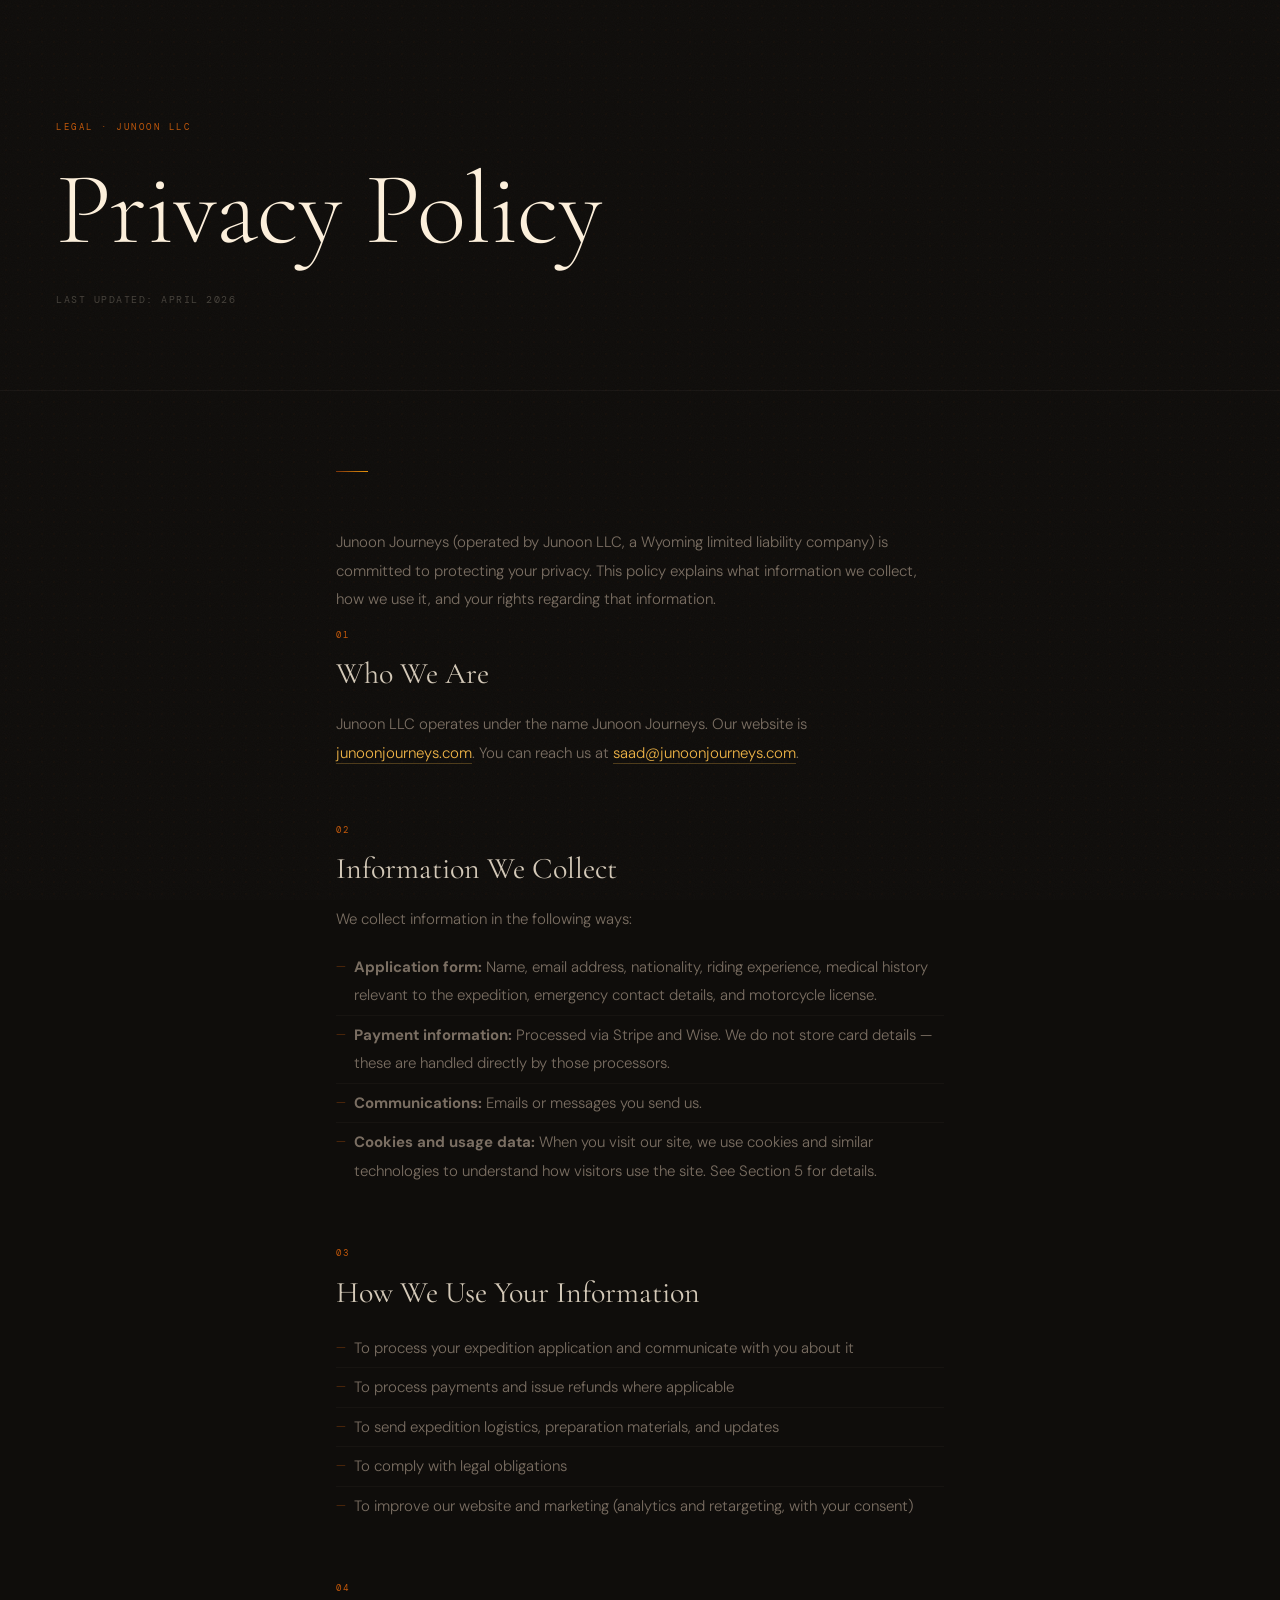
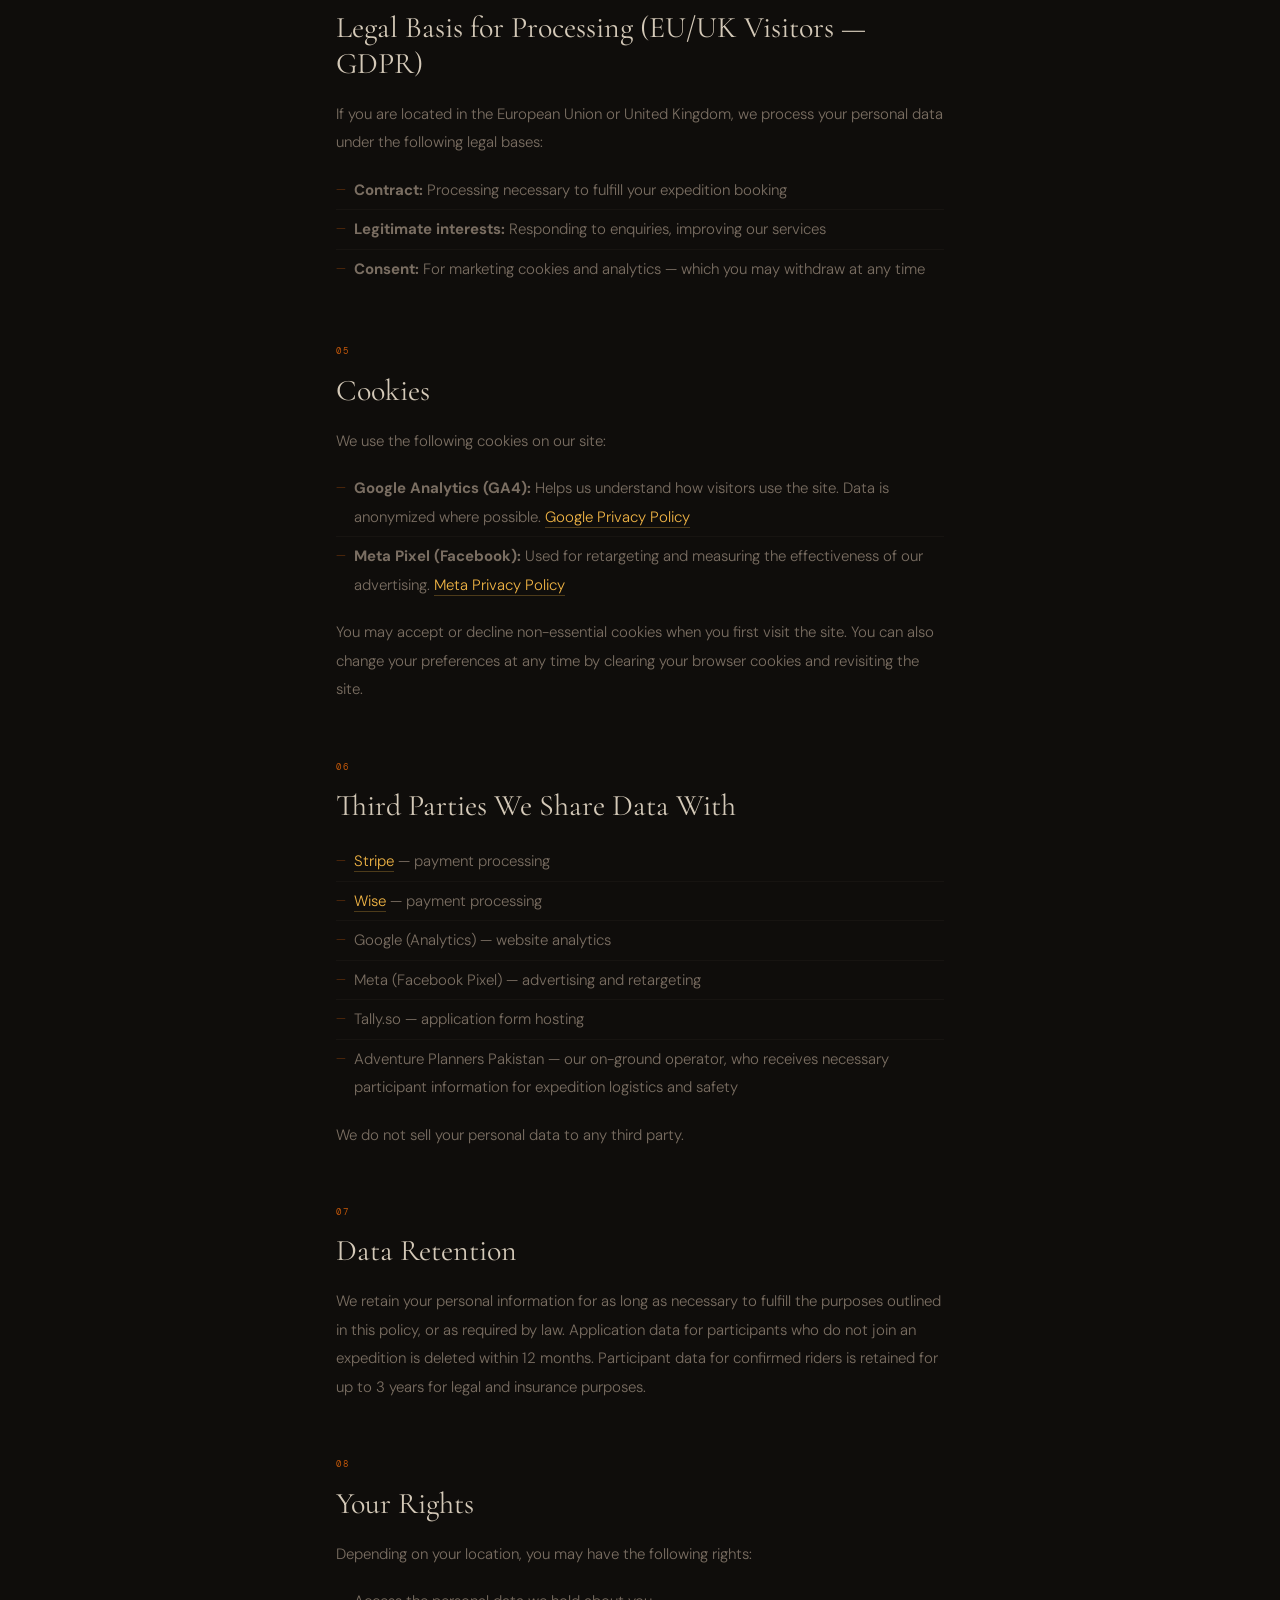
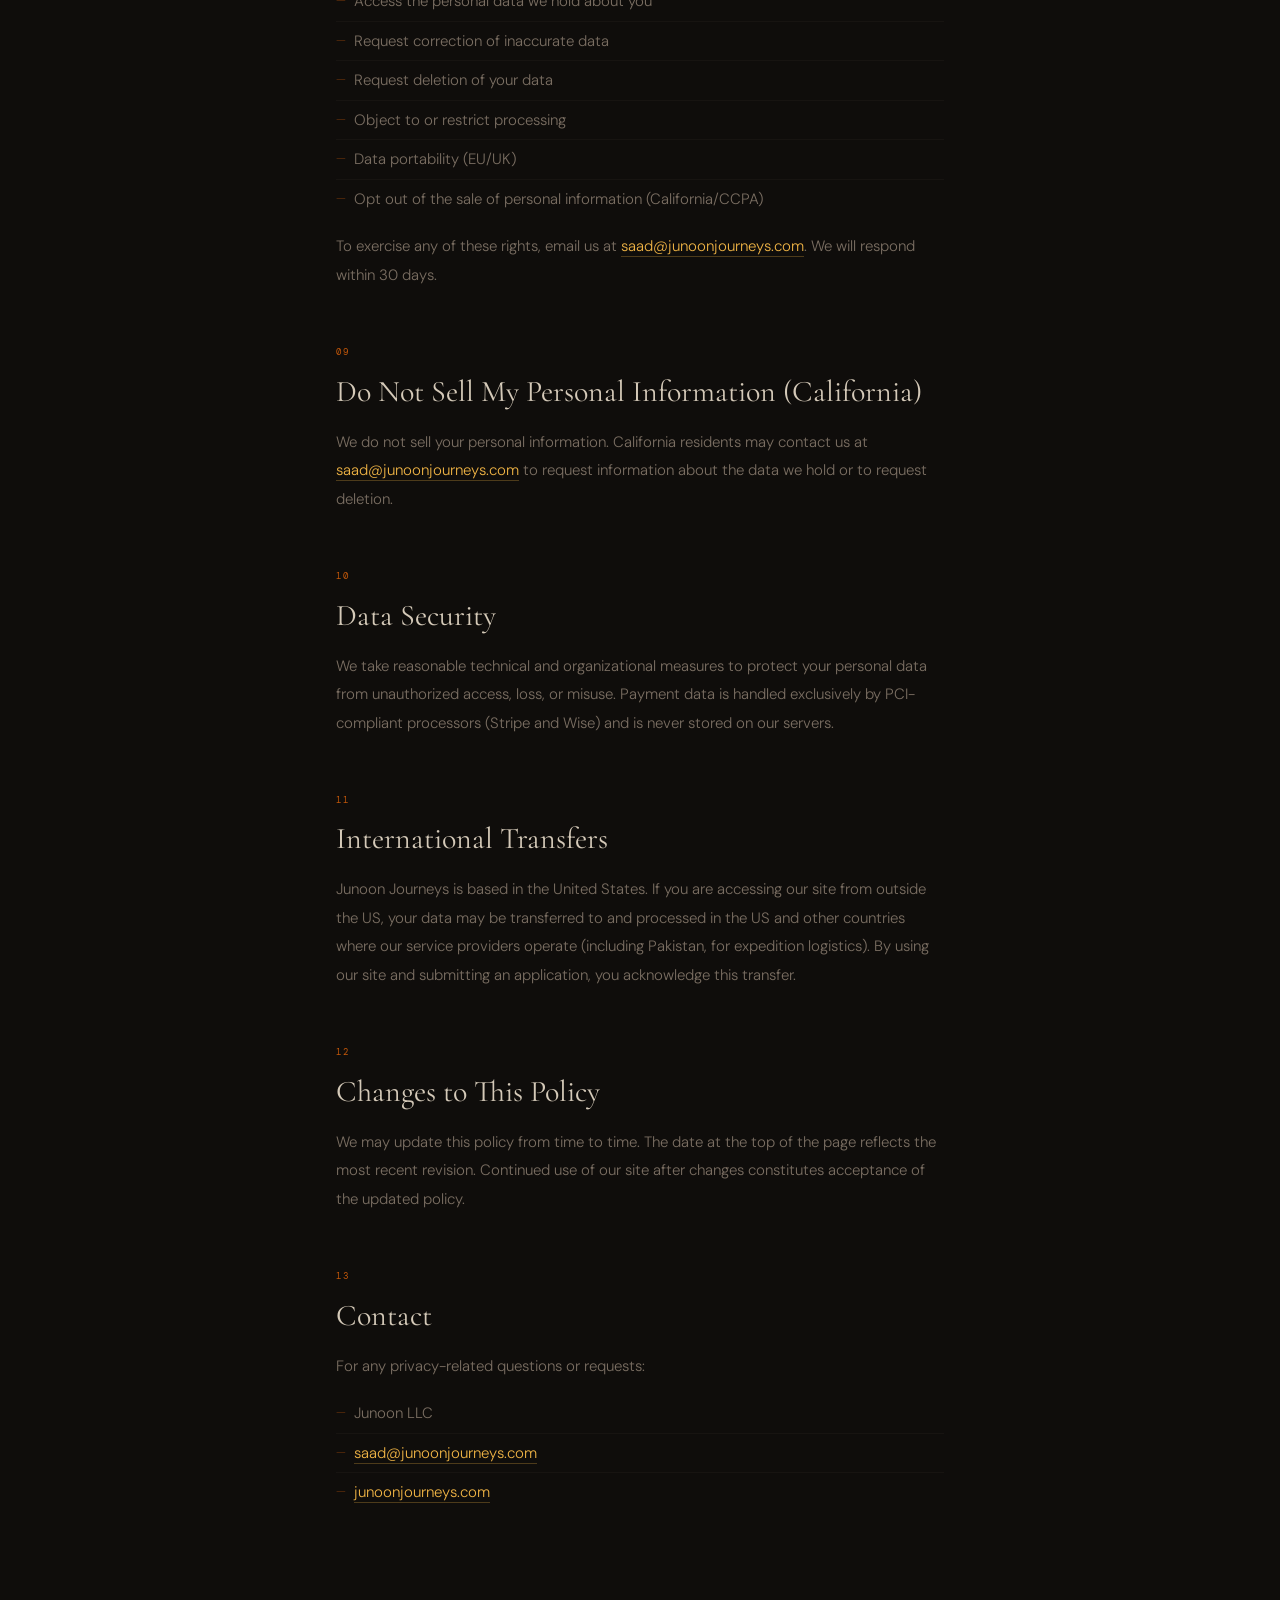
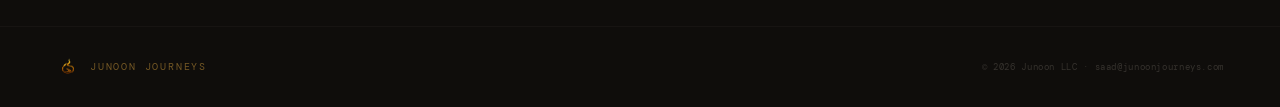
<file: privacy.html>
<!DOCTYPE html>
<html lang="en">
<head>
<!-- Google Tag Manager -->
<script>(function(w,d,s,l,i){w[l]=w[l]||[];w[l].push({'gtm.start':
new Date().getTime(),event:'gtm.js'});var f=d.getElementsByTagName(s)[0],
j=d.createElement(s),dl=l!='dataLayer'?'&l='+l:'';j.async=true;j.src=
'https://www.googletagmanager.com/gtm.js?id='+i+dl;f.parentNode.insertBefore(j,f);
})(window,document,'script','dataLayer','GTM-M2ZVZX8X');</script>
<!-- End Google Tag Manager -->
<meta charset="UTF-8">
<meta name="viewport" content="width=device-width, initial-scale=1.0">
<link rel="icon" type="image/png" href="images/junoon-logo-icon.png">
<link rel="apple-touch-icon" href="images/junoon-logo-icon.png">
<title>Privacy Policy — Junoon Journeys</title>
<meta name="robots" content="noindex, nofollow">
<link rel="preconnect" href="https://fonts.googleapis.com">
<link href="https://fonts.googleapis.com/css2?family=Cormorant+Garamond:ital,wght@0,300;0,400;0,500;1,300;1,400;1,500&family=DM+Sans:wght@300;400;500&family=DM+Mono:wght@400;500&family=Noto+Nastaliq+Urdu:wght@400;700&display=swap" rel="stylesheet">
<link rel="stylesheet" href="css/style.css">
<style>

/* ── PRIVACY PAGE ── */

.priv-wrap {
  min-height: 100vh;
  background: var(--char);
  display: flex;
  flex-direction: column;
}

/* Dot grain overlay */
.priv-wrap::before {
  content: '';
  position: fixed;
  inset: 0;
  background-image: radial-gradient(circle, rgba(196,88,10,.03) 1px, transparent 1px);
  background-size: 12px 12px;
  pointer-events: none;
  z-index: 0;
}

/* ── HERO ── */
.priv-hero {
  position: relative;
  z-index: 2;
  padding: 120px 56px 80px;
  border-bottom: 1px solid rgba(212,201,184,.05);
}
.priv-label {
  font-family: 'DM Mono', monospace;
  font-size: 9px;
  letter-spacing: .28em;
  text-transform: uppercase;
  color: var(--ember);
  display: block;
  margin-bottom: 28px;
}
.priv-h1 {
  font-family: 'Cormorant Garamond', serif;
  font-size: clamp(52px, 8vw, 110px);
  color: var(--heat);
  font-weight: 300;
  line-height: .92;
  margin-bottom: 28px;
  letter-spacing: -.01em;
}
.priv-updated {
  font-family: 'DM Mono', monospace;
  font-size: 10px;
  letter-spacing: .15em;
  color: rgba(212,201,184,.28);
  text-transform: uppercase;
}

/* ── BODY ── */
.priv-body {
  position: relative;
  z-index: 2;
  flex: 1;
  max-width: 720px;
  margin: 0 auto;
  padding: 80px 56px 100px;
  width: 100%;
  box-sizing: border-box;
}

.priv-section {
  margin-bottom: 56px;
}
.priv-section:last-child {
  margin-bottom: 0;
}

.priv-section-num {
  font-family: 'DM Mono', monospace;
  font-size: 9px;
  letter-spacing: .22em;
  text-transform: uppercase;
  color: var(--ember);
  display: block;
  margin-bottom: 14px;
}

.priv-h2 {
  font-family: 'Cormorant Garamond', serif;
  font-size: clamp(22px, 2.4vw, 30px);
  color: var(--parchment);
  font-weight: 400;
  line-height: 1.2;
  margin-bottom: 18px;
}

.priv-p {
  font-family: 'DM Sans', sans-serif;
  font-size: 15px;
  color: var(--smoke);
  line-height: 1.9;
  font-weight: 300;
  margin-bottom: 14px;
}
.priv-p:last-child {
  margin-bottom: 0;
}

.priv-p a {
  color: var(--amber);
  text-decoration: none;
  border-bottom: 1px solid rgba(240,180,69,.28);
  transition: color .2s, border-color .2s;
}
.priv-p a:hover {
  color: var(--flame);
  border-bottom-color: var(--flame);
}

/* List links — match prose link style */
.priv-list a {
  color: var(--amber);
  text-decoration: none;
  border-bottom: 1px solid rgba(240,180,69,.28);
  transition: color .2s, border-color .2s;
}
.priv-list a:hover {
  color: var(--flame);
  border-bottom-color: var(--flame);
}

/* Inline list — no bullets, just spaced items */
.priv-list {
  list-style: none;
  padding: 0;
  margin: 0 0 14px 0;
}
.priv-list li {
  font-family: 'DM Sans', sans-serif;
  font-size: 15px;
  color: var(--smoke);
  line-height: 1.9;
  font-weight: 300;
  padding: 5px 0 5px 18px;
  position: relative;
  border-bottom: 1px solid rgba(212,201,184,.04);
}
.priv-list li:last-child { border-bottom: none; }
.priv-list li::before {
  content: '—';
  position: absolute;
  left: 0;
  color: rgba(196,88,10,.45);
  font-size: 12px;
  top: 7px;
}

/* Rule divider */
.priv-rule {
  width: 32px;
  height: 1px;
  background: linear-gradient(to right, var(--ember-deep), var(--flame));
  margin: 0 0 56px 0;
}

/* ── FOOTER ── */
.priv-footer {
  position: relative;
  z-index: 2;
  padding: 28px 56px;
  border-top: 1px solid rgba(212,201,184,.04);
  display: flex;
  justify-content: space-between;
  align-items: center;
  flex-wrap: wrap;
  gap: 12px;
}
.priv-foot-brand {
  display: flex;
  align-items: center;
  gap: 10px;
  text-decoration: none;
}
.priv-foot-logo {
  height: 24px;
  width: auto;
  object-fit: contain;
}
.priv-foot-name {
  font-family: 'DM Mono', monospace;
  font-size: 10px;
  letter-spacing: .18em;
  text-transform: uppercase;
  color: rgba(240,180,69,.45);
}
.priv-foot-copy {
  font-family: 'DM Mono', monospace;
  font-size: 9px;
  color: rgba(212,201,184,.2);
  letter-spacing: .07em;
}

/* ── MOBILE ── */
@media (max-width: 960px) {
  .priv-hero {
    padding: 100px 24px 64px;
  }
  .priv-body {
    padding: 60px 24px 80px;
  }
  .priv-footer {
    padding: 24px;
    flex-direction: column;
    align-items: flex-start;
    gap: 8px;
  }
}

</style>
<style>
/* ── Mobile Floating CTA Bar ── */
.mobile-cta-bar { display: none; }
@media(max-width:960px) {
  .mobile-cta-bar {
    display: flex;
    position: fixed;
    bottom: 0; left: 0; right: 0;
    z-index: 999;
    background: rgba(10,8,6,0.94);
    border-top: 1px solid rgba(196,88,10,.28);
    backdrop-filter: blur(12px);
    -webkit-backdrop-filter: blur(12px);
    padding: 12px 16px;
    padding-bottom: calc(12px + env(safe-area-inset-bottom));
    gap: 10px;
    align-items: center;
  }
  .mobile-cta-details {
    flex: 1; text-align: center;
    font-family: 'DM Mono', monospace;
    font-size: 10px; letter-spacing: .18em; text-transform: uppercase;
    color: rgba(212,201,184,.6); text-decoration: none;
    padding: 11px 0;
    border: 1px solid rgba(212,201,184,.14);
    transition: color .2s, border-color .2s;
  }
  .mobile-cta-details:hover { color: var(--amber); border-color: rgba(196,88,10,.4); }
  .mobile-cta-apply {
    flex: 1.4; text-align: center;
    font-family: 'DM Mono', monospace;
    font-size: 10px; letter-spacing: .18em; text-transform: uppercase;
    color: var(--char); background: var(--amber);
    text-decoration: none; padding: 12px 0;
    transition: background .2s; font-weight: 500;
  }
  .mobile-cta-apply:hover { background: var(--flame); }
  body { padding-bottom: 68px; }
}
</style>
</head>
<body>
<!-- Google Tag Manager (noscript) -->
<noscript><iframe src="https://www.googletagmanager.com/ns.html?id=GTM-M2ZVZX8X"
height="0" width="0" style="display:none;visibility:hidden"></iframe></noscript>
<!-- End Google Tag Manager (noscript) -->

<div class="priv-wrap">

  <!-- ── HERO ── -->
  <header class="priv-hero">
    <span class="priv-label">Legal · Junoon LLC</span>
    <h1 class="priv-h1">Privacy Policy</h1>
    <span class="priv-updated">Last updated: April 2026</span>
  </header>

  <!-- ── BODY ── -->
  <main class="priv-body">

    <div class="priv-rule"></div>

    <p class="priv-p">Junoon Journeys (operated by Junoon LLC, a Wyoming limited liability company) is committed to protecting your privacy. This policy explains what information we collect, how we use it, and your rights regarding that information.</p>

    <!-- 1 -->
    <div class="priv-section">
      <span class="priv-section-num">01</span>
      <h2 class="priv-h2">Who We Are</h2>
      <p class="priv-p">Junoon LLC operates under the name Junoon Journeys. Our website is <a href="https://junoonjourneys.com">junoonjourneys.com</a>. You can reach us at <a href="mailto:saad@junoonjourneys.com">saad@junoonjourneys.com</a>.</p>
    </div>

    <!-- 2 -->
    <div class="priv-section">
      <span class="priv-section-num">02</span>
      <h2 class="priv-h2">Information We Collect</h2>
      <p class="priv-p">We collect information in the following ways:</p>
      <ul class="priv-list">
        <li><strong>Application form:</strong> Name, email address, nationality, riding experience, medical history relevant to the expedition, emergency contact details, and motorcycle license.</li>
        <li><strong>Payment information:</strong> Processed via Stripe and Wise. We do not store card details — these are handled directly by those processors.</li>
        <li><strong>Communications:</strong> Emails or messages you send us.</li>
        <li><strong>Cookies and usage data:</strong> When you visit our site, we use cookies and similar technologies to understand how visitors use the site. See Section 5 for details.</li>
      </ul>
    </div>

    <!-- 3 -->
    <div class="priv-section">
      <span class="priv-section-num">03</span>
      <h2 class="priv-h2">How We Use Your Information</h2>
      <ul class="priv-list">
        <li>To process your expedition application and communicate with you about it</li>
        <li>To process payments and issue refunds where applicable</li>
        <li>To send expedition logistics, preparation materials, and updates</li>
        <li>To comply with legal obligations</li>
        <li>To improve our website and marketing (analytics and retargeting, with your consent)</li>
      </ul>
    </div>

    <!-- 4 -->
    <div class="priv-section">
      <span class="priv-section-num">04</span>
      <h2 class="priv-h2">Legal Basis for Processing (EU/UK Visitors — GDPR)</h2>
      <p class="priv-p">If you are located in the European Union or United Kingdom, we process your personal data under the following legal bases:</p>
      <ul class="priv-list">
        <li><strong>Contract:</strong> Processing necessary to fulfill your expedition booking</li>
        <li><strong>Legitimate interests:</strong> Responding to enquiries, improving our services</li>
        <li><strong>Consent:</strong> For marketing cookies and analytics — which you may withdraw at any time</li>
      </ul>
    </div>

    <!-- 5 -->
    <div class="priv-section">
      <span class="priv-section-num">05</span>
      <h2 class="priv-h2">Cookies</h2>
      <p class="priv-p">We use the following cookies on our site:</p>
      <ul class="priv-list">
        <li><strong>Google Analytics (GA4):</strong> Helps us understand how visitors use the site. Data is anonymized where possible. <a href="https://policies.google.com/privacy" target="_blank" rel="noopener">Google Privacy Policy</a></li>
        <li><strong>Meta Pixel (Facebook):</strong> Used for retargeting and measuring the effectiveness of our advertising. <a href="https://www.facebook.com/privacy/policy/" target="_blank" rel="noopener">Meta Privacy Policy</a></li>
      </ul>
      <p class="priv-p">You may accept or decline non-essential cookies when you first visit the site. You can also change your preferences at any time by clearing your browser cookies and revisiting the site.</p>
    </div>

    <!-- 6 -->
    <div class="priv-section">
      <span class="priv-section-num">06</span>
      <h2 class="priv-h2">Third Parties We Share Data With</h2>
      <ul class="priv-list">
        <li><a href="https://stripe.com/privacy" target="_blank" rel="noopener">Stripe</a> — payment processing</li>
        <li><a href="https://wise.com/gb/legal/privacy-policy" target="_blank" rel="noopener">Wise</a> — payment processing</li>
        <li>Google (Analytics) — website analytics</li>
        <li>Meta (Facebook Pixel) — advertising and retargeting</li>
        <li>Tally.so — application form hosting</li>
        <li>Adventure Planners Pakistan — our on-ground operator, who receives necessary participant information for expedition logistics and safety</li>
      </ul>
      <p class="priv-p">We do not sell your personal data to any third party.</p>
    </div>

    <!-- 7 -->
    <div class="priv-section">
      <span class="priv-section-num">07</span>
      <h2 class="priv-h2">Data Retention</h2>
      <p class="priv-p">We retain your personal information for as long as necessary to fulfill the purposes outlined in this policy, or as required by law. Application data for participants who do not join an expedition is deleted within 12 months. Participant data for confirmed riders is retained for up to 3 years for legal and insurance purposes.</p>
    </div>

    <!-- 8 -->
    <div class="priv-section">
      <span class="priv-section-num">08</span>
      <h2 class="priv-h2">Your Rights</h2>
      <p class="priv-p">Depending on your location, you may have the following rights:</p>
      <ul class="priv-list">
        <li>Access the personal data we hold about you</li>
        <li>Request correction of inaccurate data</li>
        <li>Request deletion of your data</li>
        <li>Object to or restrict processing</li>
        <li>Data portability (EU/UK)</li>
        <li>Opt out of the sale of personal information (California/CCPA)</li>
      </ul>
      <p class="priv-p">To exercise any of these rights, email us at <a href="mailto:saad@junoonjourneys.com">saad@junoonjourneys.com</a>. We will respond within 30 days.</p>
    </div>

    <!-- 9 -->
    <div class="priv-section">
      <span class="priv-section-num">09</span>
      <h2 class="priv-h2">Do Not Sell My Personal Information (California)</h2>
      <p class="priv-p">We do not sell your personal information. California residents may contact us at <a href="mailto:saad@junoonjourneys.com">saad@junoonjourneys.com</a> to request information about the data we hold or to request deletion.</p>
    </div>

    <!-- 10 -->
    <div class="priv-section">
      <span class="priv-section-num">10</span>
      <h2 class="priv-h2">Data Security</h2>
      <p class="priv-p">We take reasonable technical and organizational measures to protect your personal data from unauthorized access, loss, or misuse. Payment data is handled exclusively by PCI-compliant processors (Stripe and Wise) and is never stored on our servers.</p>
    </div>

    <!-- 11 -->
    <div class="priv-section">
      <span class="priv-section-num">11</span>
      <h2 class="priv-h2">International Transfers</h2>
      <p class="priv-p">Junoon Journeys is based in the United States. If you are accessing our site from outside the US, your data may be transferred to and processed in the US and other countries where our service providers operate (including Pakistan, for expedition logistics). By using our site and submitting an application, you acknowledge this transfer.</p>
    </div>

    <!-- 12 -->
    <div class="priv-section">
      <span class="priv-section-num">12</span>
      <h2 class="priv-h2">Changes to This Policy</h2>
      <p class="priv-p">We may update this policy from time to time. The date at the top of the page reflects the most recent revision. Continued use of our site after changes constitutes acceptance of the updated policy.</p>
    </div>

    <!-- 13 -->
    <div class="priv-section">
      <span class="priv-section-num">13</span>
      <h2 class="priv-h2">Contact</h2>
      <p class="priv-p">For any privacy-related questions or requests:</p>
      <ul class="priv-list">
        <li>Junoon LLC</li>
        <li><a href="mailto:saad@junoonjourneys.com">saad@junoonjourneys.com</a></li>
        <li><a href="https://junoonjourneys.com">junoonjourneys.com</a></li>
      </ul>
    </div>

  </main>

  <!-- ── FOOTER ── -->
  <footer class="priv-footer">
    <a href="index.html" class="priv-foot-brand">
      <img class="priv-foot-logo" src="images/junoon-logo-transparent-gold.png" alt="Junoon Journeys">
      <span class="priv-foot-name">Junoon Journeys</span>
    </a>
    <span class="priv-foot-copy">© 2026 Junoon LLC · saad@junoonjourneys.com</span>
  </footer>

</div>

<!-- MOBILE FLOATING CTA BAR -->
<div class="mobile-cta-bar" aria-label="Quick actions">
  <a href="#" class="mobile-cta-details" data-modal="email">Send Details</a>
  <a href="https://tally.so/r/xXNDY9" class="mobile-cta-apply" target="_blank" rel="noopener">Apply →</a>
</div>

<script src="js/script.js"></script>
</body>
</html>
</file>
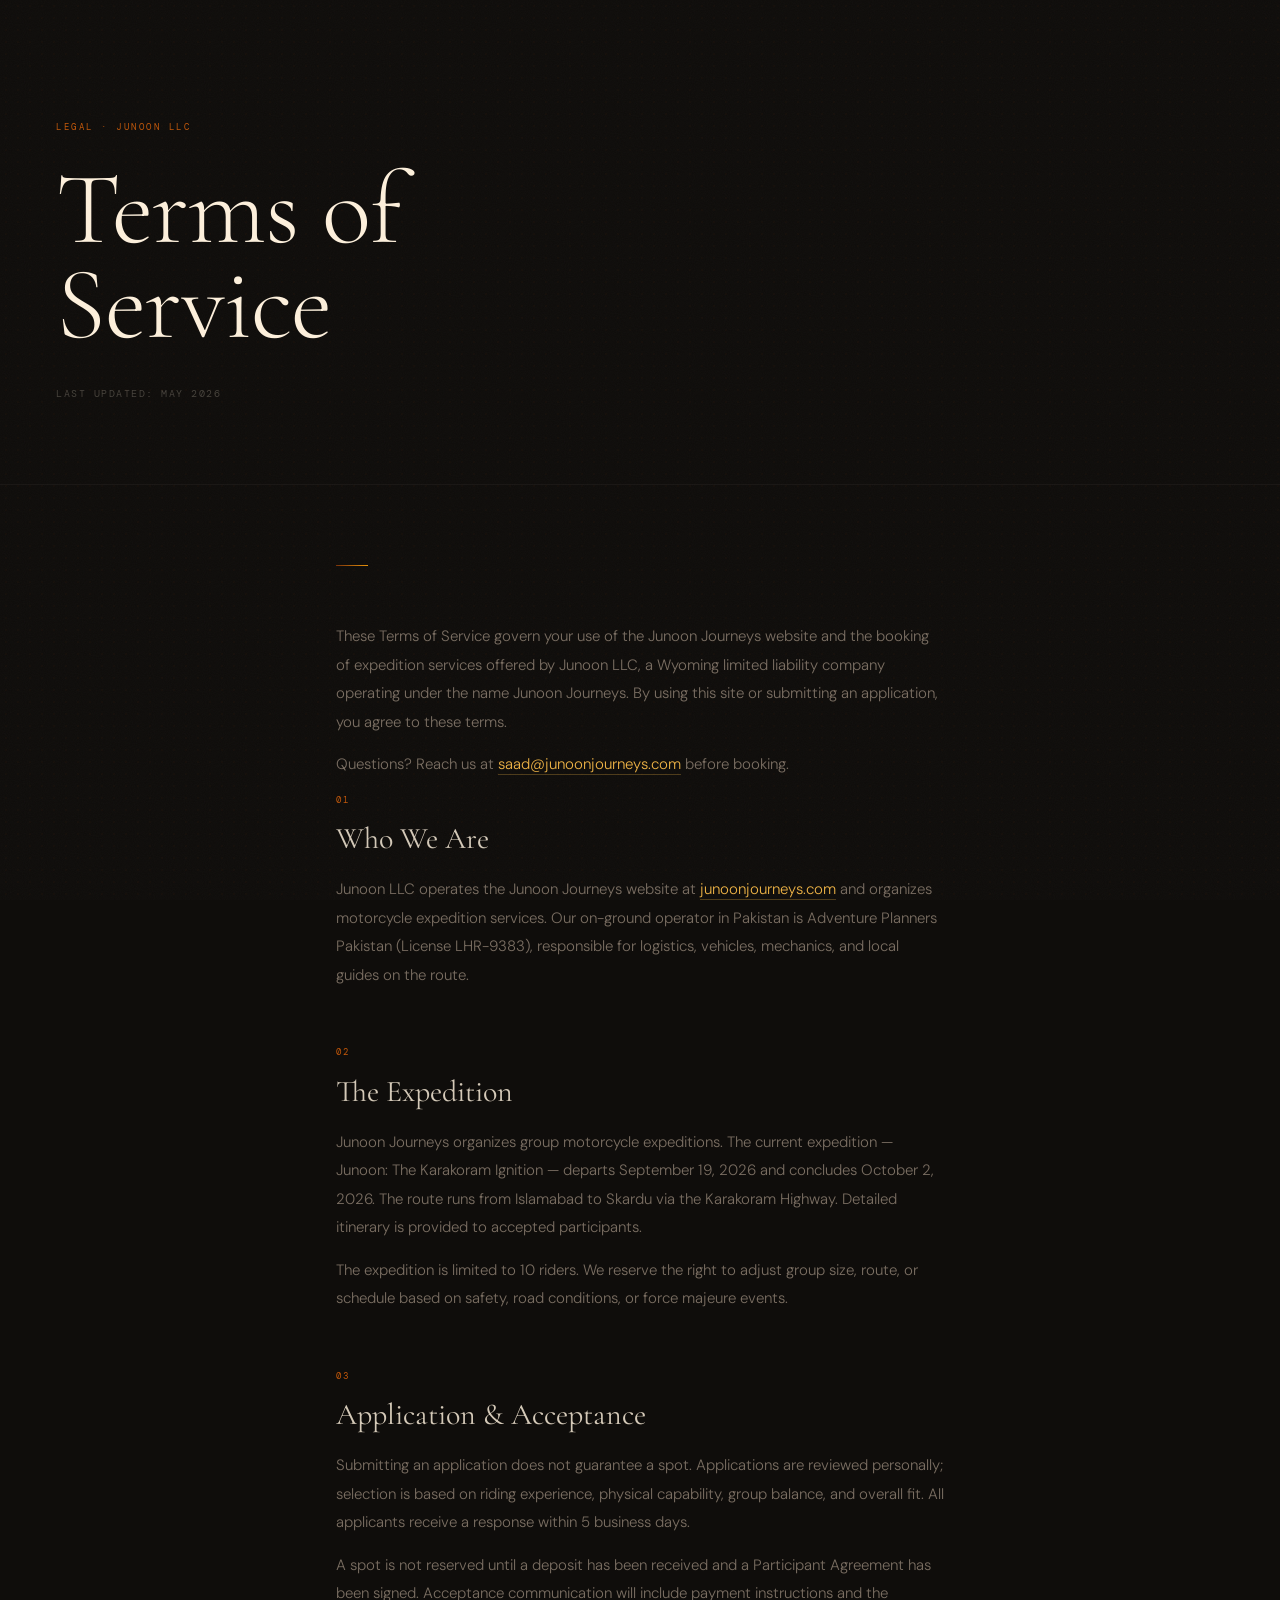
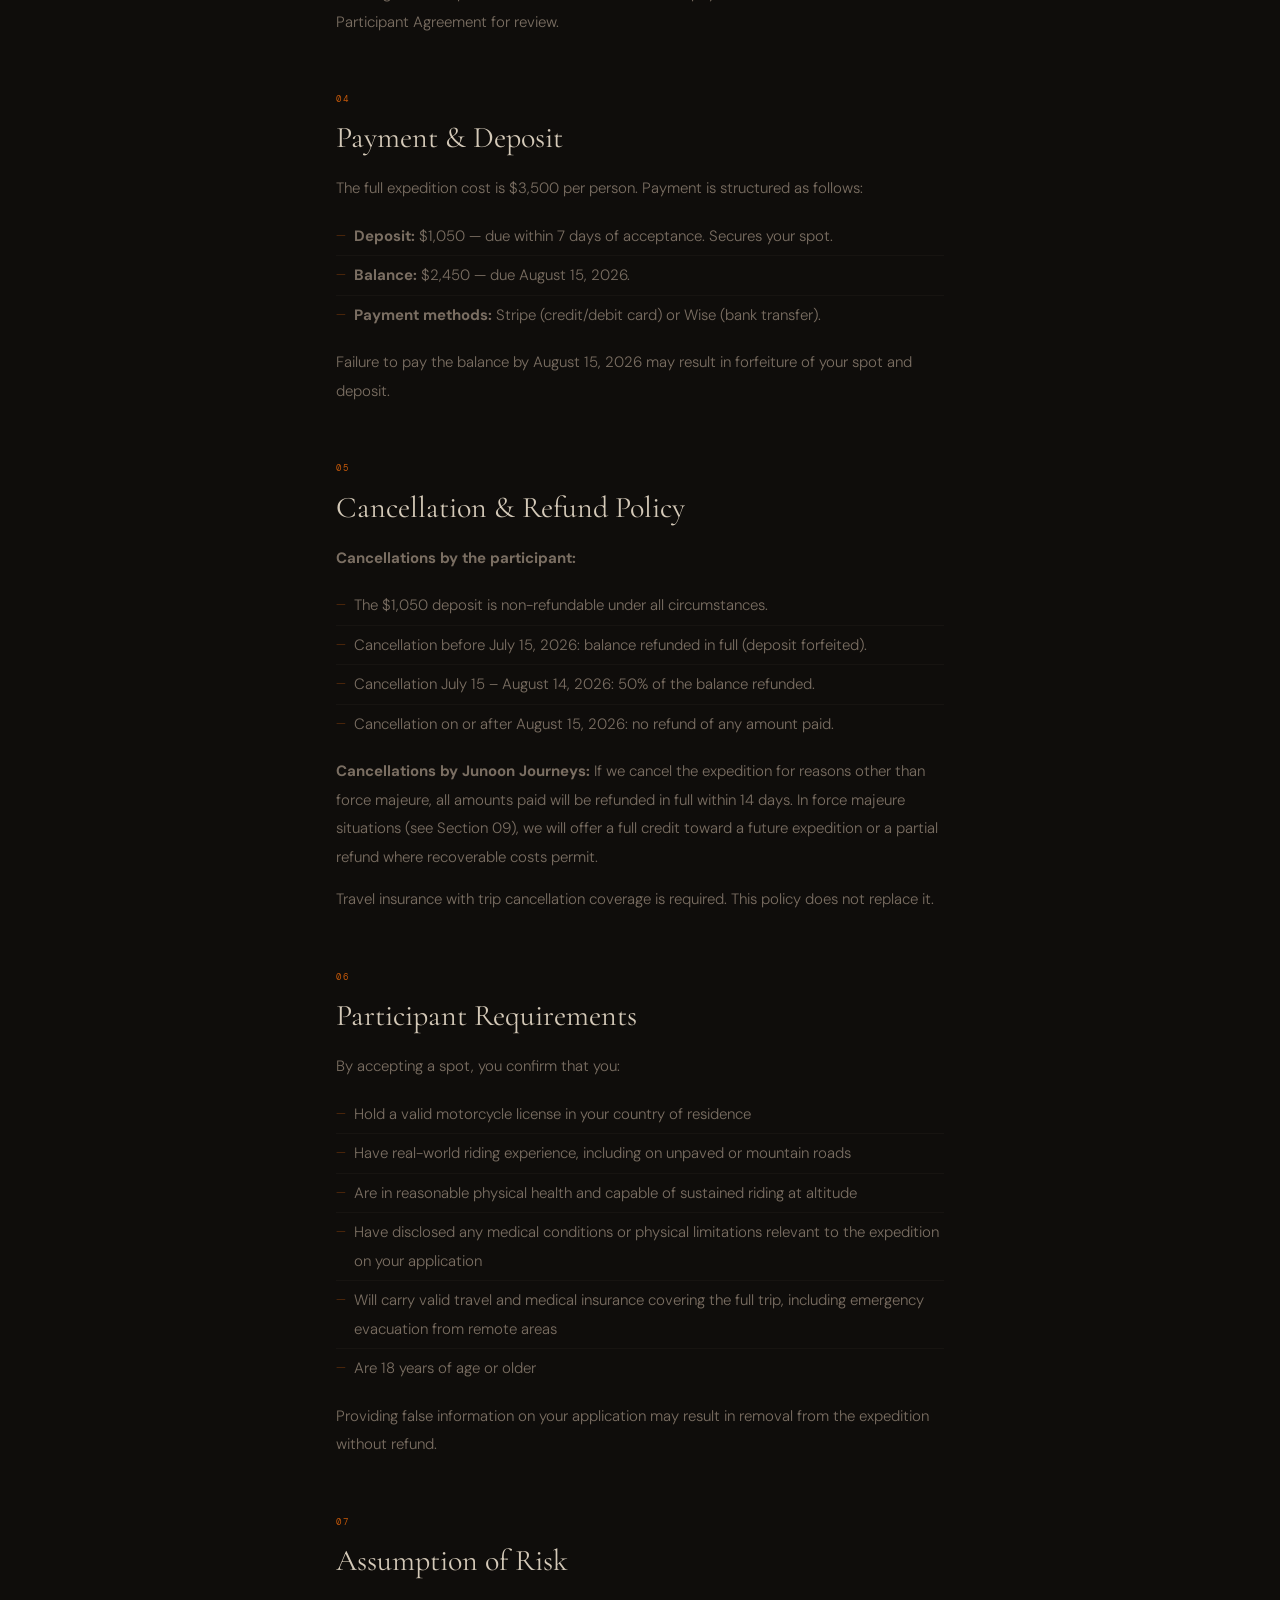
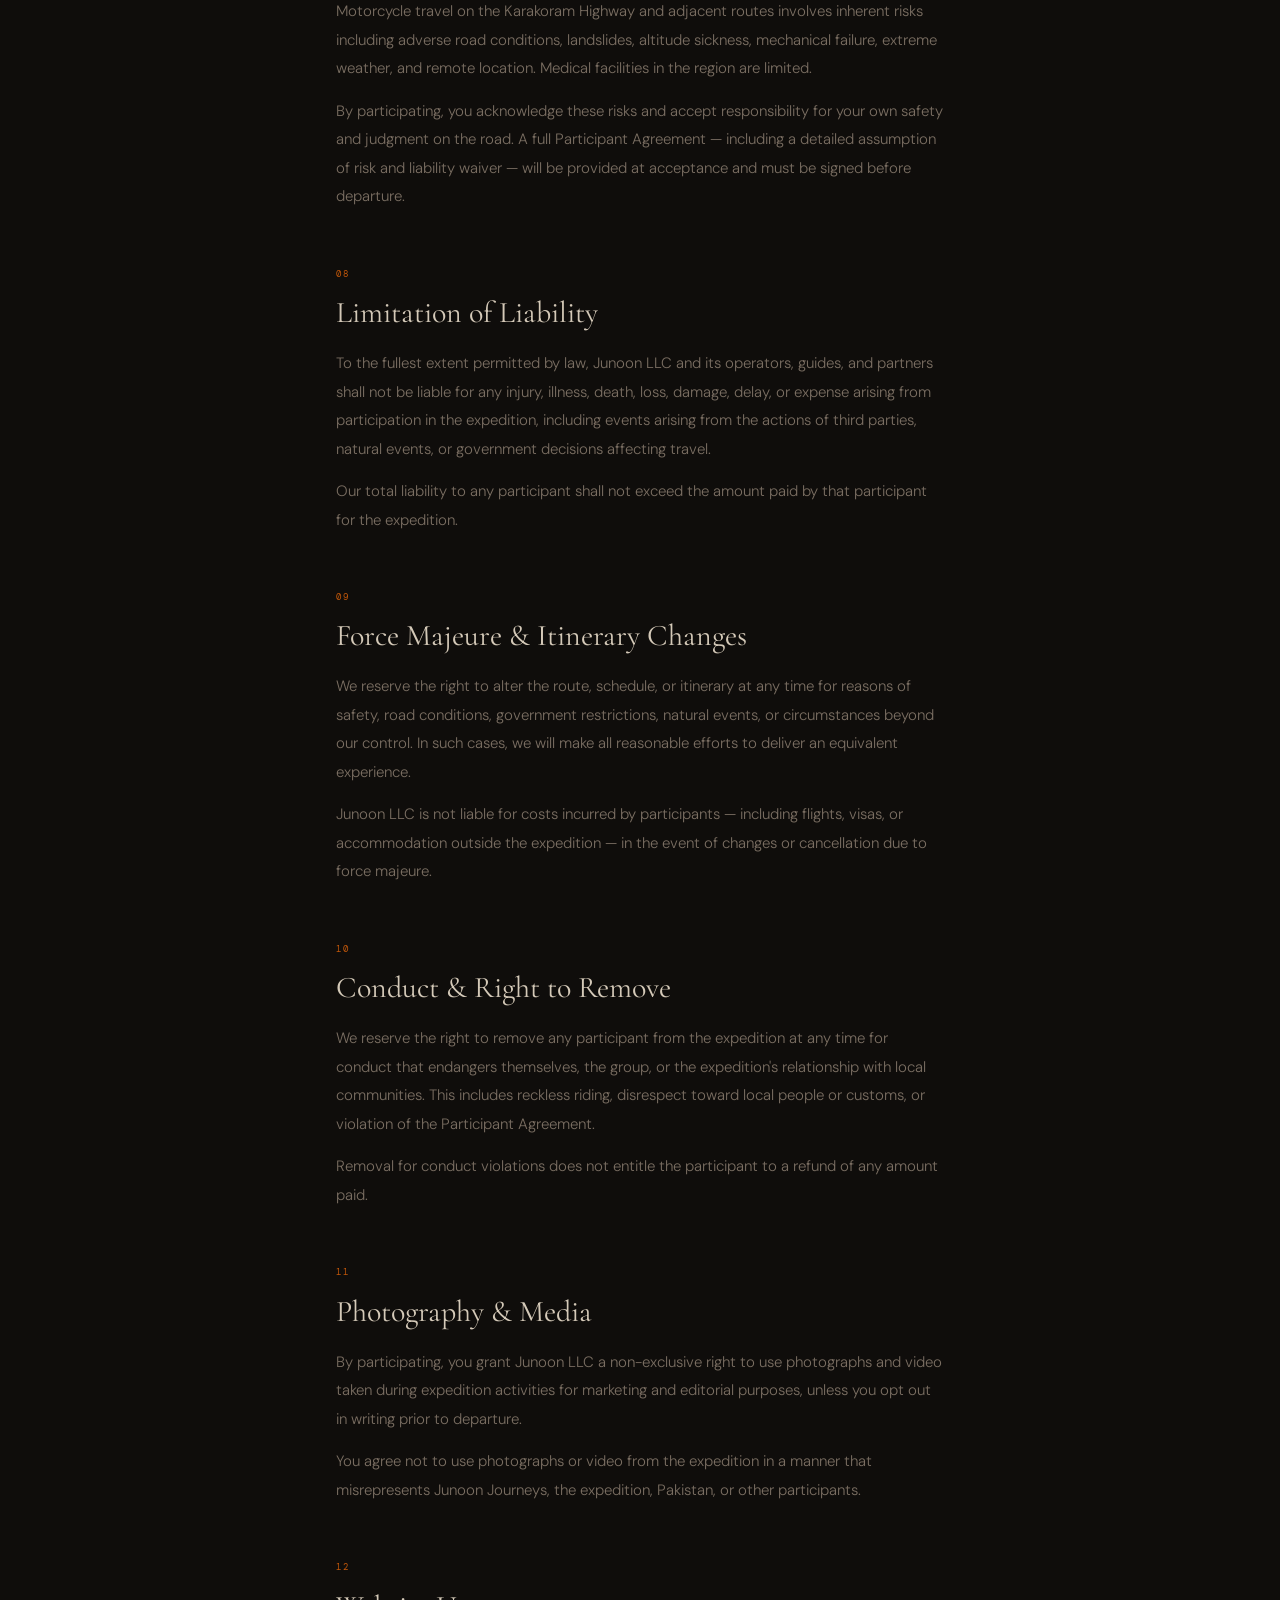
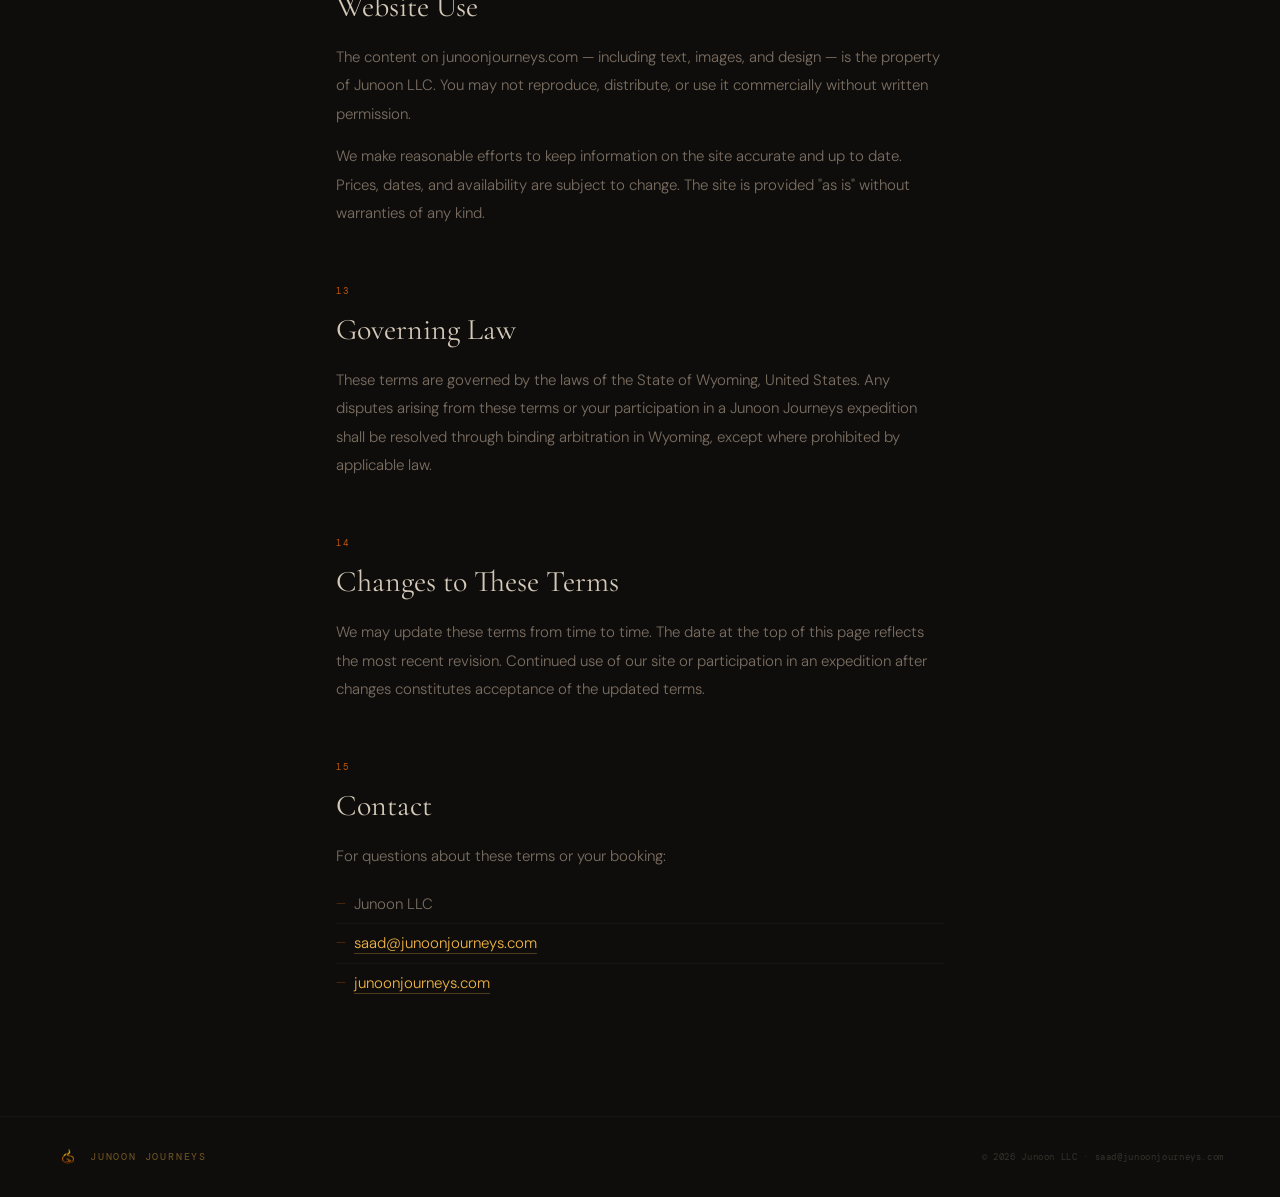
<file: terms.html>
<!DOCTYPE html>
<html lang="en">
<head>
<!-- Google Tag Manager -->
<script>(function(w,d,s,l,i){w[l]=w[l]||[];w[l].push({'gtm.start':
new Date().getTime(),event:'gtm.js'});var f=d.getElementsByTagName(s)[0],
j=d.createElement(s),dl=l!='dataLayer'?'&l='+l:'';j.async=true;j.src=
'https://www.googletagmanager.com/gtm.js?id='+i+dl;f.parentNode.insertBefore(j,f);
})(window,document,'script','dataLayer','GTM-M2ZVZX8X');</script>
<!-- End Google Tag Manager -->
<meta charset="UTF-8">
<meta name="viewport" content="width=device-width, initial-scale=1.0">
<link rel="icon" type="image/png" href="images/junoon-logo-icon.png">
<link rel="apple-touch-icon" href="images/junoon-logo-icon.png">
<title>Terms of Service — Junoon Journeys</title>
<meta name="robots" content="noindex, nofollow">
<link rel="preconnect" href="https://fonts.googleapis.com">
<link href="https://fonts.googleapis.com/css2?family=Cormorant+Garamond:ital,wght@0,300;0,400;0,500;1,300;1,400;1,500&family=DM+Sans:wght@300;400;500&family=DM+Mono:wght@400;500&family=Noto+Nastaliq+Urdu:wght@400;700&display=swap" rel="stylesheet">
<link rel="stylesheet" href="css/style.css">
<style>

/* ── TERMS PAGE — identical structure to privacy.html ── */

.priv-wrap {
  min-height: 100vh;
  background: var(--char);
  display: flex;
  flex-direction: column;
}
.priv-wrap::before {
  content: '';
  position: fixed;
  inset: 0;
  background-image: radial-gradient(circle, rgba(196,88,10,.03) 1px, transparent 1px);
  background-size: 12px 12px;
  pointer-events: none;
  z-index: 0;
}
.priv-hero {
  position: relative;
  z-index: 2;
  padding: 120px 56px 80px;
  border-bottom: 1px solid rgba(212,201,184,.05);
}
.priv-label {
  font-family: 'DM Mono', monospace;
  font-size: 9px;
  letter-spacing: .28em;
  text-transform: uppercase;
  color: var(--ember);
  display: block;
  margin-bottom: 28px;
}
.priv-h1 {
  font-family: 'Cormorant Garamond', serif;
  font-size: clamp(52px, 8vw, 110px);
  color: var(--heat);
  font-weight: 300;
  line-height: .92;
  margin-bottom: 28px;
  letter-spacing: -.01em;
}
.priv-updated {
  font-family: 'DM Mono', monospace;
  font-size: 10px;
  letter-spacing: .15em;
  color: rgba(212,201,184,.28);
  text-transform: uppercase;
}
.priv-body {
  position: relative;
  z-index: 2;
  flex: 1;
  max-width: 720px;
  margin: 0 auto;
  padding: 80px 56px 100px;
  width: 100%;
  box-sizing: border-box;
}
.priv-section { margin-bottom: 56px; }
.priv-section:last-child { margin-bottom: 0; }
.priv-section-num {
  font-family: 'DM Mono', monospace;
  font-size: 9px;
  letter-spacing: .22em;
  text-transform: uppercase;
  color: var(--ember);
  display: block;
  margin-bottom: 14px;
}
.priv-h2 {
  font-family: 'Cormorant Garamond', serif;
  font-size: clamp(22px, 2.4vw, 30px);
  color: var(--parchment);
  font-weight: 400;
  line-height: 1.2;
  margin-bottom: 18px;
}
.priv-p {
  font-family: 'DM Sans', sans-serif;
  font-size: 15px;
  color: var(--smoke);
  line-height: 1.9;
  font-weight: 300;
  margin-bottom: 14px;
}
.priv-p:last-child { margin-bottom: 0; }
.priv-p a {
  color: var(--amber);
  text-decoration: none;
  border-bottom: 1px solid rgba(240,180,69,.28);
  transition: color .2s, border-color .2s;
}
.priv-p a:hover { color: var(--flame); border-bottom-color: var(--flame); }
.priv-list a {
  color: var(--amber);
  text-decoration: none;
  border-bottom: 1px solid rgba(240,180,69,.28);
  transition: color .2s, border-color .2s;
}
.priv-list a:hover { color: var(--flame); border-bottom-color: var(--flame); }
.priv-list {
  list-style: none;
  padding: 0;
  margin: 0 0 14px 0;
}
.priv-list li {
  font-family: 'DM Sans', sans-serif;
  font-size: 15px;
  color: var(--smoke);
  line-height: 1.9;
  font-weight: 300;
  padding: 5px 0 5px 18px;
  position: relative;
  border-bottom: 1px solid rgba(212,201,184,.04);
}
.priv-list li:last-child { border-bottom: none; }
.priv-list li::before {
  content: '—';
  position: absolute;
  left: 0;
  color: rgba(196,88,10,.45);
  font-size: 12px;
  top: 7px;
}
.priv-rule {
  width: 32px;
  height: 1px;
  background: linear-gradient(to right, var(--ember-deep), var(--flame));
  margin: 0 0 56px 0;
}
.priv-footer {
  position: relative;
  z-index: 2;
  padding: 28px 56px;
  border-top: 1px solid rgba(212,201,184,.04);
  display: flex;
  justify-content: space-between;
  align-items: center;
  flex-wrap: wrap;
  gap: 12px;
}
.priv-foot-brand { display: flex; align-items: center; gap: 10px; text-decoration: none; }
.priv-foot-logo { height: 24px; width: auto; object-fit: contain; }
.priv-foot-name {
  font-family: 'DM Mono', monospace;
  font-size: 10px;
  letter-spacing: .18em;
  text-transform: uppercase;
  color: rgba(240,180,69,.45);
}
.priv-foot-copy {
  font-family: 'DM Mono', monospace;
  font-size: 9px;
  color: rgba(212,201,184,.2);
  letter-spacing: .07em;
}
@media (max-width: 960px) {
  .priv-hero { padding: 100px 24px 64px; }
  .priv-body { padding: 60px 24px 80px; }
  .priv-footer { padding: 24px; flex-direction: column; align-items: flex-start; gap: 8px; }
}

</style>
<style>
/* ── Mobile Floating CTA Bar ── */
.mobile-cta-bar { display: none; }
@media(max-width:960px) {
  .mobile-cta-bar {
    display: flex;
    position: fixed;
    bottom: 0; left: 0; right: 0;
    z-index: 999;
    background: rgba(10,8,6,0.94);
    border-top: 1px solid rgba(196,88,10,.28);
    backdrop-filter: blur(12px);
    -webkit-backdrop-filter: blur(12px);
    padding: 12px 16px;
    padding-bottom: calc(12px + env(safe-area-inset-bottom));
    gap: 10px;
    align-items: center;
  }
  .mobile-cta-details {
    flex: 1; text-align: center;
    font-family: 'DM Mono', monospace;
    font-size: 10px; letter-spacing: .18em; text-transform: uppercase;
    color: rgba(212,201,184,.6); text-decoration: none;
    padding: 11px 0;
    border: 1px solid rgba(212,201,184,.14);
    transition: color .2s, border-color .2s;
  }
  .mobile-cta-details:hover { color: var(--amber); border-color: rgba(196,88,10,.4); }
  .mobile-cta-apply {
    flex: 1.4; text-align: center;
    font-family: 'DM Mono', monospace;
    font-size: 10px; letter-spacing: .18em; text-transform: uppercase;
    color: var(--char); background: var(--amber);
    text-decoration: none; padding: 12px 0;
    transition: background .2s; font-weight: 500;
  }
  .mobile-cta-apply:hover { background: var(--flame); }
  body { padding-bottom: 68px; }
}
</style>
</head>
<body>
<!-- Google Tag Manager (noscript) -->
<noscript><iframe src="https://www.googletagmanager.com/ns.html?id=GTM-M2ZVZX8X"
height="0" width="0" style="display:none;visibility:hidden"></iframe></noscript>
<!-- End Google Tag Manager (noscript) -->

<div class="priv-wrap">

  <header class="priv-hero">
    <span class="priv-label">Legal · Junoon LLC</span>
    <h1 class="priv-h1">Terms of<br>Service</h1>
    <span class="priv-updated">Last updated: May 2026</span>
  </header>

  <main class="priv-body">

    <div class="priv-rule"></div>

    <p class="priv-p">These Terms of Service govern your use of the Junoon Journeys website and the booking of expedition services offered by Junoon LLC, a Wyoming limited liability company operating under the name Junoon Journeys. By using this site or submitting an application, you agree to these terms.</p>
    <p class="priv-p">Questions? Reach us at <a href="mailto:saad@junoonjourneys.com">saad@junoonjourneys.com</a> before booking.</p>

    <div class="priv-section">
      <span class="priv-section-num">01</span>
      <h2 class="priv-h2">Who We Are</h2>
      <p class="priv-p">Junoon LLC operates the Junoon Journeys website at <a href="https://junoonjourneys.com">junoonjourneys.com</a> and organizes motorcycle expedition services. Our on-ground operator in Pakistan is Adventure Planners Pakistan (License LHR-9383), responsible for logistics, vehicles, mechanics, and local guides on the route.</p>
    </div>

    <div class="priv-section">
      <span class="priv-section-num">02</span>
      <h2 class="priv-h2">The Expedition</h2>
      <p class="priv-p">Junoon Journeys organizes group motorcycle expeditions. The current expedition — Junoon: The Karakoram Ignition — departs September 19, 2026 and concludes October 2, 2026. The route runs from Islamabad to Skardu via the Karakoram Highway. Detailed itinerary is provided to accepted participants.</p>
      <p class="priv-p">The expedition is limited to 10 riders. We reserve the right to adjust group size, route, or schedule based on safety, road conditions, or force majeure events.</p>
    </div>

    <div class="priv-section">
      <span class="priv-section-num">03</span>
      <h2 class="priv-h2">Application & Acceptance</h2>
      <p class="priv-p">Submitting an application does not guarantee a spot. Applications are reviewed personally; selection is based on riding experience, physical capability, group balance, and overall fit. All applicants receive a response within 5 business days.</p>
      <p class="priv-p">A spot is not reserved until a deposit has been received and a Participant Agreement has been signed. Acceptance communication will include payment instructions and the Participant Agreement for review.</p>
    </div>

    <div class="priv-section">
      <span class="priv-section-num">04</span>
      <h2 class="priv-h2">Payment & Deposit</h2>
      <p class="priv-p">The full expedition cost is $3,500 per person. Payment is structured as follows:</p>
      <ul class="priv-list">
        <li><strong>Deposit:</strong> $1,050 — due within 7 days of acceptance. Secures your spot.</li>
        <li><strong>Balance:</strong> $2,450 — due August 15, 2026.</li>
        <li><strong>Payment methods:</strong> Stripe (credit/debit card) or Wise (bank transfer).</li>
      </ul>
      <p class="priv-p">Failure to pay the balance by August 15, 2026 may result in forfeiture of your spot and deposit.</p>
    </div>

    <div class="priv-section">
      <span class="priv-section-num">05</span>
      <h2 class="priv-h2">Cancellation & Refund Policy</h2>
      <p class="priv-p"><strong>Cancellations by the participant:</strong></p>
      <ul class="priv-list">
        <li>The $1,050 deposit is non-refundable under all circumstances.</li>
        <li>Cancellation before July 15, 2026: balance refunded in full (deposit forfeited).</li>
        <li>Cancellation July 15 – August 14, 2026: 50% of the balance refunded.</li>
        <li>Cancellation on or after August 15, 2026: no refund of any amount paid.</li>
      </ul>
      <p class="priv-p"><strong>Cancellations by Junoon Journeys:</strong> If we cancel the expedition for reasons other than force majeure, all amounts paid will be refunded in full within 14 days. In force majeure situations (see Section 09), we will offer a full credit toward a future expedition or a partial refund where recoverable costs permit.</p>
      <p class="priv-p">Travel insurance with trip cancellation coverage is required. This policy does not replace it.</p>
    </div>

    <div class="priv-section">
      <span class="priv-section-num">06</span>
      <h2 class="priv-h2">Participant Requirements</h2>
      <p class="priv-p">By accepting a spot, you confirm that you:</p>
      <ul class="priv-list">
        <li>Hold a valid motorcycle license in your country of residence</li>
        <li>Have real-world riding experience, including on unpaved or mountain roads</li>
        <li>Are in reasonable physical health and capable of sustained riding at altitude</li>
        <li>Have disclosed any medical conditions or physical limitations relevant to the expedition on your application</li>
        <li>Will carry valid travel and medical insurance covering the full trip, including emergency evacuation from remote areas</li>
        <li>Are 18 years of age or older</li>
      </ul>
      <p class="priv-p">Providing false information on your application may result in removal from the expedition without refund.</p>
    </div>

    <div class="priv-section">
      <span class="priv-section-num">07</span>
      <h2 class="priv-h2">Assumption of Risk</h2>
      <p class="priv-p">Motorcycle travel on the Karakoram Highway and adjacent routes involves inherent risks including adverse road conditions, landslides, altitude sickness, mechanical failure, extreme weather, and remote location. Medical facilities in the region are limited.</p>
      <p class="priv-p">By participating, you acknowledge these risks and accept responsibility for your own safety and judgment on the road. A full Participant Agreement — including a detailed assumption of risk and liability waiver — will be provided at acceptance and must be signed before departure.</p>
    </div>

    <div class="priv-section">
      <span class="priv-section-num">08</span>
      <h2 class="priv-h2">Limitation of Liability</h2>
      <p class="priv-p">To the fullest extent permitted by law, Junoon LLC and its operators, guides, and partners shall not be liable for any injury, illness, death, loss, damage, delay, or expense arising from participation in the expedition, including events arising from the actions of third parties, natural events, or government decisions affecting travel.</p>
      <p class="priv-p">Our total liability to any participant shall not exceed the amount paid by that participant for the expedition.</p>
    </div>

    <div class="priv-section">
      <span class="priv-section-num">09</span>
      <h2 class="priv-h2">Force Majeure & Itinerary Changes</h2>
      <p class="priv-p">We reserve the right to alter the route, schedule, or itinerary at any time for reasons of safety, road conditions, government restrictions, natural events, or circumstances beyond our control. In such cases, we will make all reasonable efforts to deliver an equivalent experience.</p>
      <p class="priv-p">Junoon LLC is not liable for costs incurred by participants — including flights, visas, or accommodation outside the expedition — in the event of changes or cancellation due to force majeure.</p>
    </div>

    <div class="priv-section">
      <span class="priv-section-num">10</span>
      <h2 class="priv-h2">Conduct & Right to Remove</h2>
      <p class="priv-p">We reserve the right to remove any participant from the expedition at any time for conduct that endangers themselves, the group, or the expedition's relationship with local communities. This includes reckless riding, disrespect toward local people or customs, or violation of the Participant Agreement.</p>
      <p class="priv-p">Removal for conduct violations does not entitle the participant to a refund of any amount paid.</p>
    </div>

    <div class="priv-section">
      <span class="priv-section-num">11</span>
      <h2 class="priv-h2">Photography & Media</h2>
      <p class="priv-p">By participating, you grant Junoon LLC a non-exclusive right to use photographs and video taken during expedition activities for marketing and editorial purposes, unless you opt out in writing prior to departure.</p>
      <p class="priv-p">You agree not to use photographs or video from the expedition in a manner that misrepresents Junoon Journeys, the expedition, Pakistan, or other participants.</p>
    </div>

    <div class="priv-section">
      <span class="priv-section-num">12</span>
      <h2 class="priv-h2">Website Use</h2>
      <p class="priv-p">The content on junoonjourneys.com — including text, images, and design — is the property of Junoon LLC. You may not reproduce, distribute, or use it commercially without written permission.</p>
      <p class="priv-p">We make reasonable efforts to keep information on the site accurate and up to date. Prices, dates, and availability are subject to change. The site is provided "as is" without warranties of any kind.</p>
    </div>

    <div class="priv-section">
      <span class="priv-section-num">13</span>
      <h2 class="priv-h2">Governing Law</h2>
      <p class="priv-p">These terms are governed by the laws of the State of Wyoming, United States. Any disputes arising from these terms or your participation in a Junoon Journeys expedition shall be resolved through binding arbitration in Wyoming, except where prohibited by applicable law.</p>
    </div>

    <div class="priv-section">
      <span class="priv-section-num">14</span>
      <h2 class="priv-h2">Changes to These Terms</h2>
      <p class="priv-p">We may update these terms from time to time. The date at the top of this page reflects the most recent revision. Continued use of our site or participation in an expedition after changes constitutes acceptance of the updated terms.</p>
    </div>

    <div class="priv-section">
      <span class="priv-section-num">15</span>
      <h2 class="priv-h2">Contact</h2>
      <p class="priv-p">For questions about these terms or your booking:</p>
      <ul class="priv-list">
        <li>Junoon LLC</li>
        <li><a href="mailto:saad@junoonjourneys.com">saad@junoonjourneys.com</a></li>
        <li><a href="https://junoonjourneys.com">junoonjourneys.com</a></li>
      </ul>
    </div>

  </main>

  <footer class="priv-footer">
    <a href="index.html" class="priv-foot-brand">
      <img class="priv-foot-logo" src="images/junoon-logo-transparent-gold.png" alt="Junoon Journeys">
      <span class="priv-foot-name">Junoon Journeys</span>
    </a>
    <span class="priv-foot-copy">© 2026 Junoon LLC · saad@junoonjourneys.com</span>
  </footer>

</div>

<!-- MOBILE FLOATING CTA BAR -->
<div class="mobile-cta-bar" aria-label="Quick actions">
  <a href="#" class="mobile-cta-details" data-modal="email">Send Details</a>
  <a href="https://tally.so/r/xXNDY9" class="mobile-cta-apply" target="_blank" rel="noopener">Apply →</a>
</div>

<script src="js/script.js"></script>
</body>
</html>
</file>
<file: css/style.css>
:root{
  --char:#0F0D0B;--char-warm:#1C1814;
  --parchment:#D4C9B8;--parch-dark:#C0B4A0;
  --ember-deep:#7A3208;--ember:#C4580A;--flame:#E8930A;--amber:#F0B445;
  --heat:#FDF0DC;--smoke:#7A6E62;--ash:#B0A498;
  --cold:#1E2D3D;--cold-light:#6B8AA0;--cold-pale:#B0C4D4;
  --ink:#1A1612;--ink-muted:#6E6458;
}
*,*::before,*::after{box-sizing:border-box;margin:0;padding:0}
html{scroll-behavior:smooth}
body{font-family:'DM Sans',sans-serif;background:var(--char);color:var(--parchment);overflow-x:hidden;line-height:1.6}
a{color:inherit;text-decoration:none}
body::before{content:'';position:fixed;inset:0;z-index:1000;pointer-events:none;opacity:.028;
  background-image:url("data:image/svg+xml,%3Csvg xmlns='http://www.w3.org/2000/svg' width='200' height='200'%3E%3Cfilter id='n'%3E%3CfeTurbulence type='fractalNoise' baseFrequency='0.85' numOctaves='4' stitchTiles='stitch'/%3E%3C/filter%3E%3Crect width='200' height='200' filter='url(%23n)'/%3E%3C/svg%3E");
  background-repeat:repeat;background-size:180px}
.serif{font-family:'Cormorant Garamond',serif}
.mono{font-family:'DM Mono',monospace}
.urdu{font-family:'Noto Nastaliq Urdu',serif;direction:rtl}
.sec-inner{max-width:1100px;margin:0 auto}
.sec-label{font-family:'DM Mono',monospace;font-size:12px;letter-spacing:.22em;text-transform:uppercase;color:var(--ember);display:block;margin-bottom:16px}
.fire-line{width:40px;height:2px;background:linear-gradient(to right,var(--ember-deep),var(--flame));margin:28px 0}
section{position:relative}

/* NAV */
nav{position:fixed;top:0;left:0;right:0;z-index:500;display:flex;align-items:center;justify-content:space-between;padding:22px 56px;transition:all .4s}
nav.scrolled{background:rgba(15,13,11,.93);backdrop-filter:blur(20px);padding:13px 56px;border-bottom:1px solid rgba(196,88,10,.1)}
.nav-logo{height:28px;width:auto;object-fit:contain;mix-blend-mode:screen;filter:brightness(1.1)}
.nav-links{display:flex;gap:36px;list-style:none}
.nav-links a{font-family:'DM Mono',monospace;font-size:10px;letter-spacing:.16em;text-transform:uppercase;color:rgba(212,201,184,.62);text-decoration:none;transition:color .2s}
.nav-links a:hover{color:var(--amber)}
.nav-links a.nav-active{color:var(--amber)}
.nav-apply{font-family:'DM Mono',monospace;font-size:10px;letter-spacing:.18em;text-transform:uppercase;color:var(--amber);text-decoration:none;border:1px solid rgba(240,180,69,.28);padding:8px 22px;transition:all .25s}
.nav-apply:hover{background:var(--flame);color:var(--char);border-color:var(--flame)}
.nav-brand{display:flex;align-items:center;gap:12px;text-decoration:none}
.nav-brand-text{font-family:'DM Mono',monospace;font-size:11px;letter-spacing:.18em;text-transform:uppercase;color:var(--amber);transition:color .2s}
.nav-brand:hover .nav-brand-text{color:var(--flame)}

/* HERO */
.hero{min-height:100vh;position:relative;overflow:hidden;display:flex;flex-direction:column}
.hero-video,.hero-img{position:absolute;inset:0;width:100%;height:100%;object-fit:cover;object-position:center;filter:saturate(.75) brightness(.46)}
.hero-overlay{position:absolute;inset:0;background:
  linear-gradient(to bottom,rgba(15,13,11,.52) 0%,rgba(15,13,11,.12) 22%,rgba(15,13,11,.38) 58%,rgba(15,13,11,.97) 90%,#0F0D0B 100%),
  linear-gradient(to right,rgba(15,13,11,.62) 0%,rgba(15,13,11,.18) 52%,transparent 78%)}
.hero-top{position:relative;z-index:2;padding:110px 56px 0;display:flex;flex-direction:column;gap:4px;width:100%}
.hero-company{font-family:'DM Mono',monospace;font-size:13px;letter-spacing:.2em;text-transform:uppercase;color:rgba(212,201,184,.38);display:block;text-align:center}
.hero-trip{font-family:'DM Mono',monospace;font-size:15px;letter-spacing:.18em;text-transform:uppercase;color:var(--flame);display:block;text-align:center}
.hero-bottom{position:relative;z-index:2;flex:1;display:grid;grid-template-columns:1fr 1fr;align-items:end;padding:0 56px 96px;gap:52px;margin-top:auto}
.hero-bottom > div:first-child{align-self:end}
.hero-junoon{font-family:'Noto Nastaliq Urdu',serif;font-size:clamp(100px,16vw,200px);color:var(--heat);line-height:1.2;direction:rtl;opacity:.88;text-shadow:0 0 80px rgba(232,147,10,.28),0 0 160px rgba(196,88,10,.14);animation:flicker 9s ease-in-out infinite;display:block;padding-bottom:20px}
@keyframes flicker{0%,100%{opacity:.88}42%{opacity:.82}68%{opacity:.93;text-shadow:0 0 100px rgba(240,180,69,.36),0 0 200px rgba(196,88,10,.18)}}.hero-right{padding-bottom:4px;display:flex;flex-direction:column;align-items:center;text-align:center;justify-content:flex-end;align-self:stretch}
.hero-h1{font-family:'Cormorant Garamond',serif;font-size:clamp(40px,5.6vw,78px);color:var(--heat);font-weight:300;line-height:1.08;margin-bottom:20px}
.hero-h1 em{font-style:italic;color:var(--amber)}
.hero-sub{font-size:14px;color:rgba(212,201,184,.52);line-height:1.8;margin-bottom:34px;font-weight:300;max-width:400px}
.hero-stats{display:grid;grid-template-columns:1fr 1fr;row-gap:4px;column-gap:16px;margin-bottom:34px;width:100%}
.stat-lbl{font-family:'DM Mono',monospace;font-size:9px;letter-spacing:.14em;text-transform:uppercase;color:rgba(212,201,184,.3);display:block;margin-bottom:3px}
.stat-val{font-family:'Cormorant Garamond',serif;font-size:22px;color:var(--parchment);font-weight:300}
.btns{display:flex;gap:11px;flex-wrap:wrap}
.btn-primary{display:inline-block;padding:13px 32px;background:var(--ember);color:var(--heat);font-family:'DM Mono',monospace;font-size:10px;font-weight:500;letter-spacing:.15em;text-transform:uppercase;text-decoration:none;border:1px solid var(--ember);transition:all .3s}
.btn-primary:hover{background:var(--flame);border-color:var(--flame);transform:translateY(-1px)}
.btn-secondary{display:inline-block;padding:13px 32px;background:transparent;color:var(--parchment);font-family:'DM Mono',monospace;font-size:10px;letter-spacing:.15em;text-transform:uppercase;text-decoration:none;border:1px solid rgba(212,201,184,.16);transition:all .25s}
.btn-secondary:hover{border-color:rgba(212,201,184,.4)}
.embers{position:absolute;inset:0;pointer-events:none;overflow:hidden;z-index:1}
.e{position:absolute;border-radius:50%;animation:rise var(--d,5s) ease-in var(--dl,0s) infinite;opacity:0}
@keyframes rise{0%{transform:translateY(0) scale(1);opacity:.75}40%{opacity:.35}100%{transform:translateY(-65vh) translateX(var(--x,12px)) scale(.08);opacity:0}}

/* JUNOON */
.junoon-sec{background:var(--char-warm);padding:120px 56px;overflow:hidden;border-top:1px solid rgba(196,88,10,.07)}
.junoon-sec::before{content:'';position:absolute;inset:0;background-image:radial-gradient(circle,rgba(196,88,10,.035) 1px,transparent 1px);background-size:12px 12px;pointer-events:none}
.junoon-top-grid{display:grid;grid-template-columns:1fr 1.4fr;gap:80px;align-items:start;margin-bottom:80px}
.junoon-identity{display:flex;flex-direction:column;align-items:flex-start}
.junoon-calli-main{width:85%;height:auto;mix-blend-mode:screen;opacity:1;margin:16px 0 8px 0;display:block}
.junoon-roman{font-family:'Cormorant Garamond',serif;font-size:clamp(32px,3.5vw,52px);font-weight:300;color:var(--ash);letter-spacing:.06em;display:block;margin-bottom:20px}
.junoon-sufi-pull{font-family:'Cormorant Garamond',serif;font-size:clamp(16px,1.6vw,22px);color:var(--amber);font-style:italic;font-weight:300;border-left:2px solid var(--ember-deep);padding-left:18px;line-height:1.5}
.junoon-intro{display:flex;flex-direction:column;gap:0;padding-top:48px}
.junoon-p{font-size:15px;color:var(--smoke);line-height:1.9;font-weight:300;margin:0}
.junoon-p-em{font-family:'Cormorant Garamond',serif;font-size:clamp(20px,2vw,28px);color:var(--parchment);font-style:italic}
.ember-rule{width:32px;height:1px;background:linear-gradient(to right,var(--ember-deep),var(--flame));margin:24px 0}
.ember-rule-wide{width:100%;height:1px;background:linear-gradient(to right,transparent,var(--ember-deep),transparent);margin:40px 0;opacity:.4}
.junoon-fire-fates{display:flex;flex-direction:column;align-items:center;text-align:center;gap:20px;padding:80px 56px;border-top:1px solid rgba(196,88,10,.08);border-bottom:1px solid rgba(196,88,10,.08);margin-bottom:80px}
.fire-fate{font-family:'Cormorant Garamond',serif;font-size:clamp(22px,2.8vw,40px);color:var(--ash);font-weight:300;line-height:1.2;opacity:.7}
.fire-fate-hero{font-size:clamp(28px,3.5vw,50px);color:var(--heat);opacity:1}
.fire-fate-hero em{color:var(--amber);font-style:italic}
.junoon-campfire-grid{display:grid;grid-template-columns:1fr 1fr;gap:80px;margin-bottom:80px}
.junoon-campfire-text,.junoon-smoke-text{display:flex;flex-direction:column;gap:0}
.junoon-ash-block{padding:60px 80px;background:rgba(196,88,10,.04);border-left:2px solid var(--ember-deep);margin-bottom:80px}
.junoon-ash{font-family:'Cormorant Garamond',serif;font-size:clamp(18px,2vw,26px);color:var(--parchment);font-weight:300;line-height:1.7;font-style:italic}
.junoon-ignition{display:flex;flex-direction:column;align-items:center;text-align:center;gap:24px;padding:0 80px}
.junoon-ignition-spark{font-family:'Cormorant Garamond',serif;font-size:clamp(28px,3.5vw,52px);color:var(--heat);font-weight:300;line-height:1.2}
.junoon-ignition-spark em{color:var(--amber);font-style:italic}
.junoon-expedition{font-family:'Cormorant Garamond',serif;font-size:clamp(18px,2vw,28px);color:var(--ember);letter-spacing:.08em;font-weight:300;margin-top:16px}
/* ROUTE */
.route-sec{background:var(--parchment);padding:130px 56px}
.route-top{display:grid;grid-template-columns:1fr 1fr;gap:80px;align-items:end;margin-bottom:52px}
.route-h2{font-family:'Cormorant Garamond',serif;font-size:clamp(52px,6vw,90px);color:var(--ink);font-weight:300;line-height:.93}
.route-stats{display:flex;flex-direction:column;gap:12px}
.rstat{display:flex;align-items:baseline;gap:10px}
.rnum{font-family:'Cormorant Garamond',serif;font-size:36px;color:var(--ember-deep);font-weight:300;line-height:1}
.rlbl{font-family:'DM Mono',monospace;font-size:10px;color:var(--ink-muted);letter-spacing:.05em}
.route-body{font-size:15px;color:var(--ink-muted);line-height:1.88;margin-bottom:44px;font-weight:300}
.route-body p{margin-bottom:18px}
.route-body p:last-child{margin-bottom:0}

.route-photo-full{width:100%;margin:44px 0}
.route-photo-img{width:100%;height:560px;object-fit:cover;object-position:center 30%;display:block}

.highlights{display:grid;grid-template-columns:repeat(3,1fr);border:1px solid rgba(26,22,18,.1)}
.hl{padding:18px 20px;border-right:1px solid rgba(26,22,18,.08);border-bottom:1px solid rgba(26,22,18,.08)}
.hl:nth-child(3n){border-right:none}
.hl:nth-child(4),.hl:nth-child(5),.hl:nth-child(6){border-bottom:none}
.hl-name{font-family:'Cormorant Garamond',serif;font-size:19px;color:var(--ink);font-weight:400;margin-bottom:3px}
.hl-sub{font-family:'DM Mono',monospace;font-size:9px;color:var(--ember-deep);letter-spacing:.1em}
.hl-new{font-family:'DM Mono',monospace;font-size:8px;color:rgba(196,88,10,.42);letter-spacing:.12em;margin-top:3px;display:block}

/* EXTENSION */
.ext-sec{background:var(--char);padding:110px 56px;border-top:1px solid rgba(196,88,10,.05)}
.ext-header{max-width:1100px;margin:0 auto 60px}
.ext-header-grid{display:grid;grid-template-columns:1fr 1fr;gap:80px;align-items:end}
.ext-h2{font-family:'Cormorant Garamond',serif;font-size:clamp(48px,5vw,82px);color:var(--heat);font-weight:300;line-height:.97}
.ext-intro{font-size:15px;color:var(--smoke);line-height:1.85;font-weight:300}
.ext-intro p{margin-bottom:16px}
.ext-two{max-width:1100px;margin:0 auto;display:grid;grid-template-columns:1fr 1fr;gap:4px}
.ext-card{position:relative;overflow:hidden}
.ext-card-img{width:100%;aspect-ratio:3/4;object-fit:cover;filter:brightness(.7) saturate(.85);display:block}
.ext-card-overlay{position:absolute;inset:0;background:linear-gradient(to top,rgba(15,13,11,.9) 0%,rgba(15,13,11,.3) 50%,transparent 100%);display:flex;flex-direction:column;justify-content:flex-end;padding:32px 28px}
.ext-card-label{font-family:'DM Mono',monospace;font-size:9px;letter-spacing:.2em;text-transform:uppercase;color:var(--ember);margin-bottom:8px;display:block}
.ext-card-title{font-family:'Cormorant Garamond',serif;font-size:32px;color:var(--heat);font-weight:300;line-height:1;margin-bottom:10px}
.ext-card-desc{font-size:13px;color:rgba(212,201,184,.65);line-height:1.65}
.ext-note{max-width:1100px;margin:28px auto 0;font-family:'DM Mono',monospace;font-size:10px;color:var(--smoke);letter-spacing:.06em;line-height:1.6}

/* PAKISTAN */
.pak-sec{background:var(--char-warm);padding:130px 56px;overflow:hidden;border-top:1px solid rgba(196,88,10,.07)}
.pak-sec::before{content:'';position:absolute;inset:0;background-image:radial-gradient(circle,rgba(196,88,10,.025) 1px,transparent 1px);background-size:11px 11px;pointer-events:none}
.pak-h2{font-family:'Cormorant Garamond',serif;font-size:clamp(62px,7vw,115px);color:var(--heat);font-weight:300;line-height:.92;margin-bottom:20px}
.pak-body p{font-size:15px;color:var(--smoke);line-height:1.9;margin-bottom:22px;font-weight:300}
.pak-pull{font-family:'Cormorant Garamond',serif;font-size:clamp(18px,2vw,25px);color:var(--amber);font-style:italic;font-weight:300;line-height:1.52;border-left:2px solid var(--ember-deep);padding-left:24px;margin:44px 0}
.pak-full{width:100%;aspect-ratio:16/7;object-fit:cover;object-position:center 55%;display:block;filter:saturate(.85) brightness(.82);margin:44px 0}
.pak-grid{display:grid;grid-template-columns:2fr 1fr;gap:4px;margin:4px 0 44px}
.pak-ph{width:100%;object-fit:cover;display:block}
.pak-ph.wide{aspect-ratio:16/10}
.pak-ph.port{aspect-ratio:3/4}

/* DAY */
.day-sec{background:var(--char);padding:130px 56px;border-top:1px solid rgba(196,88,10,.05)}
.day-h2{font-family:'Cormorant Garamond',serif;font-size:clamp(46px,4.8vw,82px);color:var(--heat);font-weight:300;line-height:1.05;margin-bottom:56px}
.day-h2 em{font-style:italic;color:var(--amber)}
.day-grid{display:grid;grid-template-columns:repeat(3,1fr);gap:1px;background:rgba(212,201,184,.04)}
.day-card{padding:32px 26px;background:var(--char);border:1px solid rgba(212,201,184,.04);transition:border-color .3s}
.day-card:hover{border-color:rgba(196,88,10,.18)}
.day-time{font-family:'DM Mono',monospace;font-size:9px;letter-spacing:.18em;text-transform:uppercase;color:var(--ember);margin-bottom:12px;display:block}
.day-title{font-family:'Cormorant Garamond',serif;font-size:20px;color:var(--parchment);font-weight:400;margin-bottom:9px}
.day-desc{font-size:13px;color:var(--smoke);line-height:1.7}

/* SUMMIT — reduced prominence */
.summit-sec{background:var(--cold);padding:80px 56px;overflow:hidden}
.summit-sec::before{content:'';position:absolute;inset:0;background-image:radial-gradient(circle,rgba(176,196,212,.035) 1px,transparent 1px);background-size:9px 9px;pointer-events:none}
.summit-inner{max-width:760px;margin:0 auto;display:grid;grid-template-columns:1fr 1fr;gap:60px;align-items:center;position:relative;z-index:1}
.summit-left{}
.summit-alt{font-family:'DM Mono',monospace;font-size:9px;letter-spacing:.24em;text-transform:uppercase;color:var(--cold-light);display:block;margin-bottom:14px}
.summit-h2{font-family:'Cormorant Garamond',serif;font-size:clamp(43px,5vw,77px);color:var(--cold-pale);font-weight:300;line-height:1;margin-bottom:8px}
.summit-sub{font-family:'Cormorant Garamond',serif;font-size:clamp(16px,1.8vw,21px);color:rgba(176,196,212,.42);font-style:italic;font-weight:300}
.summit-right{}
.summit-body{font-size:14px;color:rgba(176,196,212,.55);line-height:1.82;font-weight:300}
.summit-body p{margin-bottom:16px}
.summit-body p:last-child{margin-bottom:0}
.summit-urdu{font-family:'Noto Nastaliq Urdu',serif;font-size:clamp(32px,4.5vw,60px);color:var(--cold-pale);direction:rtl;opacity:.2;display:block;margin-top:20px}

/* INNER */
.inner-sec{background:var(--char);padding:130px 56px;border-top:1px solid rgba(196,88,10,.05);overflow:hidden}
.inner-sec::before{content:'';position:absolute;inset:0;background-image:radial-gradient(circle,rgba(196,88,10,.022) 1px,transparent 1px);background-size:14px 14px;pointer-events:none}
.inner-grid{display:grid;grid-template-columns:1fr 1fr;gap:96px;align-items:start;position:relative;z-index:1}
.inner-h2{font-family:'Cormorant Garamond',serif;font-size:clamp(50px,5.2vw,91px);color:var(--heat);font-weight:300;line-height:.97}
.inner-h2 em{font-style:italic;color:var(--amber);display:block}
.inner-pull{font-family:'Cormorant Garamond',serif;font-size:clamp(17px,1.9vw,23px);color:rgba(240,180,69,.68);font-style:italic;font-weight:300;line-height:1.52;border-left:1px solid var(--ember-deep);padding-left:20px}
.inner-body p{font-size:15px;color:var(--smoke);line-height:1.9;margin-bottom:20px;font-weight:300}

/* WHO */
.who-sec{background:var(--parch-dark);padding:130px 56px}
.who-h2{font-family:'Cormorant Garamond',serif;font-size:clamp(60px,6.2vw,110px);color:var(--ink);font-weight:300;line-height:.91;margin-bottom:60px}
.who-grid{display:grid;grid-template-columns:1fr 1fr;gap:80px}
.who-badge{display:inline-block;font-family:'DM Mono',monospace;font-size:9px;letter-spacing:.16em;text-transform:uppercase;padding:5px 12px;margin-bottom:24px;border:1px solid}
.who-badge.for{color:var(--ember);border-color:rgba(196,88,10,.32)}
.who-badge.not{color:var(--ink-muted);border-color:rgba(110,100,88,.55)}
.who-item{display:flex;gap:14px;padding:14px 0;border-bottom:1px solid rgba(26,22,18,.07);align-items:flex-start}
.who-item:last-child{border-bottom:none}
.who-dot{width:5px;height:5px;border-radius:50%;margin-top:9px;flex-shrink:0}
.who-dot.f{background:var(--ember)}
.who-dot.n{background:var(--smoke)}
.who-text{font-size:14px;color:var(--ink-muted);line-height:1.7}

/* INCLUDED */
.inc-sec{background:var(--parchment);padding:130px 56px;border-top:1px solid rgba(26,22,18,.08)}
.inc-grid{display:grid;grid-template-columns:1fr 1fr;gap:80px}
.inc-h2{font-family:'Cormorant Garamond',serif;font-size:clamp(38px,3.6vw,62px);color:var(--ink);font-weight:300;margin-bottom:30px}
.inc-row{display:flex;gap:12px;padding:11px 0;border-bottom:1px solid rgba(26,22,18,.09);align-items:flex-start;font-size:13px;color:var(--ink-muted);line-height:1.55}
.inc-row:last-child{border-bottom:none}
.inc-mark{color:var(--ember);font-size:11px;margin-top:1px;flex-shrink:0}
.inc-not{color:var(--smoke);font-size:11px;margin-top:1px;flex-shrink:0}
.inc-sub{font-family:'DM Mono',monospace;font-size:9px;letter-spacing:.15em;text-transform:uppercase;color:var(--ink-muted);margin-top:28px;margin-bottom:12px;display:block}
.inc-sec .sec-label{color:var(--ember-deep)}

/* INVESTMENT */
.inv-sec{background:var(--parchment);padding:130px 56px}
.inv-grid{display:grid;grid-template-columns:1fr 1fr;gap:96px}
.inv-h2{font-family:'Cormorant Garamond',serif;font-size:clamp(38px,3.6vw,60px);color:var(--ink);font-weight:300;margin-bottom:14px}
.inv-price{font-family:'Cormorant Garamond',serif;font-size:82px;color:var(--ember-deep);font-weight:300;line-height:1;margin-bottom:5px}
.inv-note{font-family:'DM Mono',monospace;font-size:10px;color:var(--ink-muted);margin-bottom:32px;letter-spacing:.05em;line-height:1.6}
.inv-div{width:36px;height:1px;background:var(--ember-deep);margin:24px 0}
.inv-dep{font-family:'Cormorant Garamond',serif;font-size:26px;color:var(--ember);font-weight:300;margin-bottom:5px}
.inv-dep-note{font-family:'DM Mono',monospace;font-size:10px;color:var(--ink-muted);margin-bottom:28px;letter-spacing:.04em;line-height:1.6}
.inv-body{font-size:14px;color:var(--ink-muted);line-height:1.85;margin-bottom:20px;font-weight:300}
.inv-box{background:rgba(26,22,18,.05);border-left:1px solid rgba(196,88,10,.28);padding:14px 17px;margin-bottom:24px}
.inv-box-text{font-family:'DM Mono',monospace;font-size:10px;color:var(--ink-muted);line-height:1.7;letter-spacing:.03em}

/* FAQ */
.faq-sec{background:var(--char);padding:130px 56px;border-top:1px solid rgba(196,88,10,.05);overflow:hidden}
.faq-sec::before{content:'';position:absolute;inset:0;background-image:radial-gradient(circle,rgba(196,88,10,.022) 1px,transparent 1px);background-size:12px 12px;pointer-events:none}
.faq-h2{font-family:'Cormorant Garamond',serif;font-size:clamp(50px,5vw,84px);color:var(--heat);font-weight:300;margin-bottom:56px;line-height:1;position:relative;z-index:1}
.faq-grid{display:grid;grid-template-columns:1fr 1fr;gap:0 72px;position:relative;z-index:1}
.faq-item{padding:24px 0;border-bottom:1px solid rgba(212,201,184,.05)}
.faq-q{font-family:'Cormorant Garamond',serif;font-size:20px;color:var(--parchment);font-weight:400;margin-bottom:10px;line-height:1.28}
.faq-a{font-size:13px;color:var(--smoke);line-height:1.75}

/* ABOUT */
.about-sec{background:var(--char-warm);padding:130px 56px;border-top:1px solid rgba(196,88,10,.07);overflow:hidden}
.about-sec::before{content:'';position:absolute;inset:0;background-image:radial-gradient(circle,rgba(196,88,10,.022) 1px,transparent 1px);background-size:11px 11px;pointer-events:none}
.about-body{font-family:'Cormorant Garamond',serif;font-size:clamp(18px,2vw,25px);font-weight:300;color:var(--ash);line-height:1.76;position:relative;z-index:1;max-width:820px}
.about-body p{margin-bottom:28px}
.about-body p:last-child{margin-bottom:0}
.about-body em{color:var(--amber);font-style:italic}
.about-body strong{color:var(--parchment);font-weight:400}
.about-grid{display:grid;grid-template-columns:1.6fr 0.4fr;gap:80px;align-items:start}
.about-h2{font-family:'Cormorant Garamond',serif;font-size:clamp(36px,4vw,58px);color:var(--heat);font-weight:300;line-height:1.05;margin-bottom:32px}
.about-sub-h{font-family:'Cormorant Garamond',serif;font-size:clamp(24px,2.5vw,36px);color:var(--amber);font-weight:300;font-style:italic;margin:40px 0 20px}
.about-junoon{font-family:'Noto Nastaliq Urdu',serif;font-size:clamp(48px,6vw,80px);color:var(--amber);direction:rtl;margin:24px 0;display:block}
.about-photo-col{position:relative}
.about-photo{width:100%;height:500px;object-fit:cover;object-position:center top;display:block}
.about-name{font-family:'DM Mono',monospace;font-size:11px;letter-spacing:.22em;text-transform:uppercase;color:var(--ember);display:block;margin-bottom:16px}

/* APPLY */
.apply-sec{background:var(--char);padding:160px 56px;text-align:center;overflow:hidden;border-top:1px solid rgba(196,88,10,.07)}
.apply-sec::before{content:'';position:absolute;bottom:0;left:0;right:0;height:280px;background:linear-gradient(to top,rgba(122,50,8,.09) 0%,transparent 100%);pointer-events:none}
.apply-sec::after{content:'';position:absolute;inset:0;background-image:radial-gradient(circle,rgba(196,88,10,.022) 1px,transparent 1px);background-size:12px 12px;pointer-events:none}
.apply-inner{position:relative;z-index:1;max-width:680px;margin:0 auto}
.apply-inner::before{content:'';position:absolute;inset:0;background:radial-gradient(ellipse at center,rgba(15,13,11,.45) 0%,rgba(15,13,11,.65) 40%,transparent 75%);pointer-events:none;z-index:1}
.apply-bg-urdu{position:absolute;left:50%;top:-35%;transform:translateX(-50%);width:clamp(280px,42vw,520px);height:auto;mix-blend-mode:screen;opacity:.9;pointer-events:none;z-index:0}
.apply-h2{font-family:'Cormorant Garamond',serif;font-size:clamp(46px,5.8vw,84px);color:var(--heat);font-weight:300;line-height:1.02;margin-bottom:22px;position:relative;z-index:2}
.apply-already{font-size:1.35em;color:var(--amber);font-style:italic;display:inline-block;letter-spacing:.02em}
.apply-sub{font-size:15px;color:var(--smoke);max-width:460px;margin:0 auto 48px;line-height:1.85;font-weight:300}
.btn-apply{display:inline-block;padding:17px 52px;background:transparent;border:1px solid rgba(196,88,10,.45);color:var(--amber);font-family:'DM Mono',monospace;font-size:10px;font-weight:500;letter-spacing:.2em;text-transform:uppercase;text-decoration:none;transition:all .35s;position:relative;overflow:hidden}
.btn-apply::before{content:'';position:absolute;inset:0;background:var(--ember-deep);transform:translateY(100%);transition:transform .35s}
.btn-apply:hover{color:var(--heat);border-color:var(--ember)}
.btn-apply:hover::before{transform:translateY(0)}
.btn-apply span{position:relative;z-index:1}
.apply-fine{font-family:'DM Mono',monospace;font-size:10px;color:rgba(212,201,184,.52);margin-top:16px;letter-spacing:.1em;line-height:1.7}

.page-hero{min-height:60vh;max-height:60vh}

/* FOOTER */
footer{background:var(--char);padding:48px 56px 32px;border-top:1px solid rgba(212,201,184,.04)}
.foot-top{display:flex;justify-content:space-between;align-items:center;margin-bottom:36px;flex-wrap:wrap;gap:20px}
.foot-brand{display:flex;align-items:center;gap:10px;text-decoration:none}
.foot-brand-text{font-family:'DM Mono',monospace;font-size:10px;letter-spacing:.18em;text-transform:uppercase;color:rgba(240,180,69,.45)}
.foot-logo{height:30px;width:auto;object-fit:contain}
.foot-urdu{font-family:'Noto Nastaliq Urdu',serif;font-size:26px;color:var(--ember);opacity:.38;direction:rtl}
.foot-links{display:flex;gap:28px;flex-wrap:wrap}
.foot-links a{font-family:'DM Mono',monospace;font-size:10px;letter-spacing:.1em;text-transform:uppercase;color:rgba(212,201,184,.38);text-decoration:none;transition:color .2s}
.foot-links a:hover{color:var(--amber)}
.foot-bottom{border-top:1px solid rgba(212,201,184,.04);padding-top:18px;display:flex;justify-content:space-between;align-items:center;flex-wrap:wrap;gap:10px}
.foot-copy{font-family:'DM Mono',monospace;font-size:9px;color:rgba(212,201,184,.28);letter-spacing:.07em}

/* RESPONSIVE */
@media(max-width:960px){
  nav{padding:16px 24px}
  nav.scrolled{padding:12px 24px}
  .nav-links{display:none}
  .hero-top{padding:96px 24px 0}
  .hero-bottom{grid-template-columns:1fr;padding:0 24px 80px;gap:24px}
  .hero-right{border-left:none;border-top:1px solid rgba(196,88,10,.18);padding-left:0;padding-top:24px}
  .inner-grid,.inc-grid,.inv-grid,.who-grid,.route-top,.ext-header-grid,.summit-inner{grid-template-columns:1fr;gap:40px}
  .junoon-top-grid{grid-template-columns:1fr}
  .junoon-campfire-grid{grid-template-columns:1fr}
  .junoon-fire-fates{padding:60px 24px}
  .junoon-ignition{padding:0 24px}
  .junoon-ash-block{padding:40px 24px}
  .about-grid{grid-template-columns:1fr}
  .about-photo{position:static;max-height:500px;object-fit:cover;width:100%}
  .ext-two{grid-template-columns:1fr}
  .route-photo-img{height:360px}
  .day-grid{grid-template-columns:1fr 1fr}
  .faq-grid{grid-template-columns:1fr}
  .highlights{grid-template-columns:1fr 1fr}
  .pak-grid{grid-template-columns:1fr}
  .junoon-sec,.pak-sec,.day-sec,.summit-sec,.inner-sec,.who-sec,.inc-sec,.inv-sec,.faq-sec,.about-sec,.apply-sec,.ext-sec,.route-sec{padding:88px 24px}
  footer{padding:36px 24px 24px}
}
@media(max-width:540px){
  .route-photo-img{height:260px}
  .day-grid{grid-template-columns:1fr}
  .highlights{grid-template-columns:1fr}
  .hero-junoon{font-size:clamp(76px,20vw,130px)}
}

/* ─── HAMBURGER BUTTON ──────────────────────────────────────── */
.nav-hamburger {
  display: none;
  flex-direction: column;
  justify-content: center;
  gap: 5px;
  background: none;
  border: none;
  cursor: pointer;
  padding: 4px;
  z-index: 600;
}
.nav-hamburger span {
  display: block;
  width: 24px;
  height: 1px;
  background: var(--amber);
  transition: all 0.3s ease;
  transform-origin: center;
}

/* Hamburger → X animation */
.nav-hamburger.open span:nth-child(1) { transform: translateY(6px) rotate(45deg); }
.nav-hamburger.open span:nth-child(2) { opacity: 0; }
.nav-hamburger.open span:nth-child(3) { transform: translateY(-6px) rotate(-45deg); }

/* ─── MOBILE MENU OVERLAY ───────────────────────────────────── */
.nav-mobile {
  display: none;
  position: fixed;
  top: 0;
  left: 0;
  right: 0;
  bottom: 0;
  background: rgba(15, 13, 11, 0.97);
  backdrop-filter: blur(20px);
  z-index: 490;
  flex-direction: column;
  align-items: center;
  justify-content: center;
  gap: 0;
  opacity: 0;
  transition: opacity 0.3s ease;
}
.nav-mobile.open {
  opacity: 1;
}
.nav-mobile-links {
  list-style: none;
  display: flex;
  flex-direction: column;
  align-items: center;
  gap: 0;
  margin-bottom: 48px;
}
.nav-mobile-links li {
  border-bottom: 1px solid rgba(196, 88, 10, 0.1);
  width: 200px;
  text-align: center;
}
.nav-mobile-links li:first-child {
  border-top: 1px solid rgba(196, 88, 10, 0.1);
}
.nav-mobile-links a {
  font-family: 'DM Mono', monospace;
  font-size: 11px;
  letter-spacing: 0.22em;
  text-transform: uppercase;
  color: rgba(212, 201, 184, 0.55);
  text-decoration: none;
  display: block;
  padding: 20px 0;
  transition: color 0.2s;
}
.nav-mobile-links a:hover,
.nav-mobile-links a.nav-active {
  color: var(--amber);
}
.nav-mobile-apply {
  font-family: 'DM Mono', monospace;
  font-size: 11px;
  letter-spacing: 0.2em;
  text-transform: uppercase;
  color: var(--amber);
  text-decoration: none;
  border: 1px solid rgba(240, 180, 69, 0.3);
  padding: 14px 40px;
  transition: all 0.25s;
}
.nav-mobile-apply:hover {
  background: var(--flame);
  color: var(--char);
  border-color: var(--flame);
}

/* ─── RESPONSIVE OVERRIDES ──────────────────────────────────── */
@media (max-width: 960px) {
  .nav-links  { display: none; }
  .nav-apply  { display: none; }
  .nav-hamburger { display: flex; }
  .nav-mobile.open { display: flex; }
}

/* ─── HERO CALLIGRAPHY IMAGE ────────────────────────────────── */
.hero-junoon-img {
  width: clamp(260px, 38vw, 520px);
  height: auto;
  display: block;
  mix-blend-mode: screen;
  opacity: 0.88;
  animation: flicker 9s ease-in-out infinite;
  padding-bottom: 20px;
}
@media (max-width: 960px) {
  .hero-junoon-img {
    width: clamp(180px, 55vw, 320px);
  }
}

.page-nav-strip{text-align:center;padding:24px 56px;border-top:1px solid rgba(212,201,184,.05);background:var(--char)}
.page-nav-link{font-family:'DM Mono',monospace;font-size:10px;letter-spacing:.16em;text-transform:uppercase;color:rgba(212,201,184,.45);text-decoration:none;transition:color .2s}
.page-nav-link:hover{color:var(--amber)}
.page-nav-sep{font-family:'DM Mono',monospace;font-size:10px;color:rgba(212,201,184,.18);margin:0 18px}
.page-back-inline{font-family:'DM Mono',monospace;font-size:9px;letter-spacing:.18em;text-transform:uppercase;color:rgba(212,201,184,.22);text-decoration:none;transition:color .2s;display:block;text-align:center;padding:10px 0 0}
.page-back-inline:hover{color:var(--amber)}
/* ─── EMAIL CAPTURE ─────────────────────────────────────────── */
.email-sec {
  background: var(--char-warm);
  padding: 80px 56px;
  border-top: 1px solid rgba(196, 88, 10, 0.07);
  text-align: center;
}
.email-sec-inner {
  max-width: 480px;
  margin: 0 auto;
}
.email-sec .sib-form {
  background: transparent !important;
  background-image: none !important;
  padding: 0;
}
.email-sec #sib-container {
  background-color: transparent !important;
  border: none !important;
  border-radius: 0 !important;
  max-width: 100% !important;
  text-align: center !important;
}
.email-sec .input {
  background: transparent !important;
  border: none !important;
  border-bottom: 1px solid rgba(196, 88, 10, 0.35) !important;
  border-radius: 0 !important;
  color: var(--parchment) !important;
  font-family: 'DM Mono', monospace !important;
  font-size: 12px !important;
  letter-spacing: 0.1em !important;
  padding: 12px 0 !important;
  width: 100% !important;
  text-align: center !important;
  transition: border-color 0.2s !important;
}
.email-sec .input:focus {
  outline: none !important;
  border-bottom-color: var(--amber) !important;
}
.email-sec .input::placeholder {
  color: rgba(212, 201, 184, 0.62) !important;
  font-family: 'DM Mono', monospace !important;
  font-size: 11px !important;
  letter-spacing: 0.14em !important;
  text-transform: uppercase !important;
}
.email-sec .sib-form-block__button {
  background: transparent !important;
  border: 1px solid rgba(196, 88, 10, 0.45) !important;
  border-radius: 0 !important;
  color: var(--amber) !important;
  font-family: 'DM Mono', monospace !important;
  font-size: 10px !important;
  font-weight: 500 !important;
  letter-spacing: 0.2em !important;
  text-transform: uppercase !important;
  padding: 13px 40px !important;
  margin-top: 8px !important;
  cursor: pointer !important;
  transition: all 0.25s !important;
  width: auto !important;
}
.email-sec .sib-form-block__button:hover {
  background: var(--flame) !important;
  color: var(--char) !important;
  border-color: var(--flame) !important;
}
.email-sec .sib-form-message-panel {
  font-family: 'DM Mono', monospace !important;
  font-size: 11px !important;
  letter-spacing: 0.08em !important;
  max-width: 100% !important;
  margin: 0 auto !important;
}
.email-sec .sib-hide-loader-icon { display: none !important; }
@media (max-width: 960px) {
  .email-sec { padding: 64px 24px; }
}

/* ─── EMAIL MODAL ───────────────────────────────────────────── */
.modal-overlay {
  position: fixed;
  inset: 0;
  background: rgba(10, 9, 8, 0.88);
  z-index: 800;
  display: flex;
  align-items: center;
  justify-content: center;
  opacity: 0;
  pointer-events: none;
  transition: opacity 0.25s ease;
}
.modal-overlay.open {
  opacity: 1;
  pointer-events: all;
}
.modal-box {
  background: var(--char-warm);
  border: 1px solid rgba(196, 88, 10, 0.18);
  padding: 56px 48px 48px;
  max-width: 460px;
  width: 90%;
  position: relative;
  transform: translateY(12px);
  transition: transform 0.25s ease;
}
.modal-overlay.open .modal-box {
  transform: translateY(0);
}
.modal-close {
  position: absolute;
  top: 18px;
  right: 22px;
  background: transparent;
  border: none;
  color: rgba(212, 201, 184, 0.25);
  font-size: 16px;
  cursor: pointer;
  transition: color 0.2s;
  font-family: 'DM Mono', monospace;
  line-height: 1;
  padding: 4px;
}
.modal-close:hover { color: var(--amber); }
.modal-heading {
  font-family: 'Cormorant Garamond', serif;
  font-size: clamp(28px, 3.5vw, 42px);
  color: var(--heat);
  font-weight: 300;
  text-align: center;
  margin-bottom: 6px;
}
.modal-sub {
  font-family: 'DM Mono', monospace;
  font-size: 10px;
  letter-spacing: 0.18em;
  text-transform: uppercase;
  color: var(--smoke);
  text-align: center;
  margin-bottom: 36px;
  display: block;
}
.modal-input {
  width: 100%;
  background: transparent;
  border: none;
  border-bottom: 1px solid rgba(196, 88, 10, 0.3);
  color: var(--parchment);
  font-family: 'DM Mono', monospace;
  font-size: 12px;
  letter-spacing: 0.1em;
  padding: 12px 0;
  margin-bottom: 18px;
  outline: none;
  box-sizing: border-box;
  transition: border-color 0.2s;
  text-align: center;
}
.modal-input:focus { border-bottom-color: var(--amber); }
.modal-input::placeholder {
  color: rgba(212, 201, 184, 0.3);
  font-size: 11px;
  letter-spacing: 0.14em;
  text-transform: uppercase;
}
.modal-submit {
  width: 100%;
  background: transparent;
  border: 1px solid rgba(196, 88, 10, 0.45);
  color: var(--amber);
  font-family: 'DM Mono', monospace;
  font-size: 10px;
  letter-spacing: 0.2em;
  text-transform: uppercase;
  padding: 14px;
  cursor: pointer;
  transition: all 0.25s;
  margin-top: 8px;
  display: block;
  width: 100%;
}
.modal-submit:hover {
  background: var(--flame);
  color: var(--char);
  border-color: var(--flame);
}
.modal-success {
  text-align: center;
  font-family: 'DM Mono', monospace;
  font-size: 11px;
  letter-spacing: 0.1em;
  color: var(--amber);
  margin-top: 16px;
  display: none;
}
@media (max-width: 540px) {
  .modal-box { padding: 44px 28px 36px; }
}                                                                                                                                                                                                                                                                                                                                                                             
</file>
<file: css/chat-widget.css>
/* Junoon Trip Guide — chat widget. Matches site palette/fonts from css/style.css.
   Scoped under #jn-chat to avoid touching any existing styles. */

#jn-chat,
#jn-chat * { box-sizing: border-box; }

/* ── Launcher button ── */
#jn-chat-launch {
  position: fixed;
  bottom: 24px;
  right: 24px;
  z-index: 900;
  display: flex;
  align-items: center;
  gap: 10px;
  padding: 12px 18px;
  background: var(--ember, #C4580A);
  color: var(--heat, #FDF0DC);
  border: 1px solid var(--ember, #C4580A);
  font-family: 'DM Mono', monospace;
  font-size: 10px;
  letter-spacing: 0.16em;
  text-transform: uppercase;
  cursor: pointer;
  transition: background .25s, transform .25s, opacity .2s;
  box-shadow: 0 6px 24px rgba(0,0,0,.45);
}
#jn-chat-launch:hover { background: var(--flame, #E8930A); transform: translateY(-1px); }
#jn-chat-launch .jn-launch-dot {
  width: 7px; height: 7px; border-radius: 50%;
  background: var(--heat, #FDF0DC);
  box-shadow: 0 0 8px rgba(253,240,220,.8);
}
#jn-chat.open #jn-chat-launch { opacity: 0; pointer-events: none; }

/* ── Panel ── */
#jn-chat-panel {
  position: fixed;
  bottom: 24px;
  right: 24px;
  z-index: 901;
  width: 380px;
  max-width: calc(100vw - 48px);
  height: 560px;
  max-height: calc(100vh - 48px);
  display: none;
  flex-direction: column;
  background: var(--char-warm, #1C1814);
  border: 1px solid rgba(196,88,10,.22);
  box-shadow: 0 18px 60px rgba(0,0,0,.6);
  overflow: hidden;
}
#jn-chat.open #jn-chat-panel { display: flex; }

/* ── Header ── */
#jn-chat-header {
  display: flex;
  align-items: center;
  justify-content: space-between;
  padding: 16px 18px;
  background: var(--char, #0F0D0B);
  border-bottom: 1px solid rgba(196,88,10,.18);
}
#jn-chat-header .jn-h-title {
  font-family: 'Cormorant Garamond', serif;
  font-size: 21px;
  font-weight: 400;
  color: var(--heat, #FDF0DC);
  line-height: 1;
}
#jn-chat-header .jn-h-sub {
  display: block;
  margin-top: 4px;
  font-family: 'DM Mono', monospace;
  font-size: 9px;
  letter-spacing: 0.2em;
  text-transform: uppercase;
  color: var(--flame, #E8930A);
}
#jn-chat-close {
  background: none;
  border: none;
  color: rgba(212,201,184,.5);
  font-size: 20px;
  line-height: 1;
  cursor: pointer;
  padding: 4px 6px;
  transition: color .2s;
}
#jn-chat-close:hover { color: var(--amber, #F0B445); }

/* ── Message log ── */
#jn-chat-log {
  flex: 1;
  overflow-y: auto;
  padding: 18px;
  display: flex;
  flex-direction: column;
  gap: 14px;
  background:
    radial-gradient(circle at 50% 0%, rgba(196,88,10,.05), transparent 60%),
    var(--char-warm, #1C1814);
}
#jn-chat-log::-webkit-scrollbar { width: 8px; }
#jn-chat-log::-webkit-scrollbar-thumb { background: rgba(196,88,10,.22); }

.jn-msg {
  font-family: 'DM Sans', sans-serif;
  font-size: 14px;
  line-height: 1.6;
  font-weight: 300;
  white-space: pre-wrap;
  word-wrap: break-word;
  max-width: 86%;
}
.jn-msg a {
  color: var(--amber, #F0B445);
  text-decoration: underline;
  text-underline-offset: 2px;
}
.jn-msg-bot {
  align-self: flex-start;
  color: var(--parchment, #D4C9B8);
}
.jn-msg-user {
  align-self: flex-end;
  color: var(--heat, #FDF0DC);
  background: rgba(196,88,10,.16);
  border: 1px solid rgba(196,88,10,.22);
  padding: 9px 13px;
}

/* Typing indicator */
.jn-typing { display: inline-flex; gap: 4px; align-items: center; padding: 2px 0; }
.jn-typing span {
  width: 6px; height: 6px; border-radius: 50%;
  background: var(--flame, #E8930A);
  opacity: .4;
  animation: jn-blink 1.2s infinite;
}
.jn-typing span:nth-child(2) { animation-delay: .2s; }
.jn-typing span:nth-child(3) { animation-delay: .4s; }
@keyframes jn-blink { 0%,100%{opacity:.25} 50%{opacity:1} }

/* ── Suggestion chips ── */
#jn-chat-chips {
  display: flex;
  flex-wrap: wrap;
  gap: 8px;
  padding: 0 18px 14px;
}
.jn-chip {
  font-family: 'DM Mono', monospace;
  font-size: 10px;
  letter-spacing: 0.06em;
  color: var(--parchment, #D4C9B8);
  background: transparent;
  border: 1px solid rgba(212,201,184,.18);
  padding: 8px 12px;
  cursor: pointer;
  transition: border-color .2s, color .2s;
}
.jn-chip:hover { border-color: rgba(196,88,10,.5); color: var(--amber, #F0B445); }

/* ── Input row ── */
#jn-chat-input-row {
  display: flex;
  gap: 8px;
  padding: 12px;
  border-top: 1px solid rgba(196,88,10,.16);
  background: var(--char, #0F0D0B);
}
#jn-chat-input {
  flex: 1;
  resize: none;
  background: var(--char-warm, #1C1814);
  border: 1px solid rgba(212,201,184,.16);
  color: var(--parchment, #D4C9B8);
  font-family: 'DM Sans', sans-serif;
  font-size: 14px;
  line-height: 1.4;
  padding: 10px 12px;
  max-height: 96px;
  outline: none;
}
#jn-chat-input:focus { border-color: rgba(196,88,10,.45); }
#jn-chat-input::placeholder { color: rgba(212,201,184,.4); }
#jn-chat-input:disabled { opacity: .5; }
#jn-chat-send {
  flex: 0 0 auto;
  align-self: stretch;
  padding: 0 16px;
  background: var(--ember, #C4580A);
  color: var(--heat, #FDF0DC);
  border: none;
  font-family: 'DM Mono', monospace;
  font-size: 14px;
  cursor: pointer;
  transition: background .2s;
}
#jn-chat-send:hover { background: var(--flame, #E8930A); }
#jn-chat-send:disabled { opacity: .4; cursor: default; }

#jn-chat-disclaimer {
  font-family: 'DM Mono', monospace;
  font-size: 8px;
  letter-spacing: 0.1em;
  text-transform: uppercase;
  color: rgba(212,201,184,.28);
  text-align: center;
  padding: 0 12px 10px;
  background: var(--char, #0F0D0B);
}

/* ── Mobile: full-screen panel ── */
@media (max-width: 600px) {
  #jn-chat-panel {
    width: 100vw;
    height: 100vh;
    max-width: 100vw;
    max-height: 100vh;
    bottom: 0;
    right: 0;
    border: none;
  }
  #jn-chat-launch {
    bottom: 76px; /* clear the site's mobile CTA bar */
    right: 16px;
  }
}
</file>
